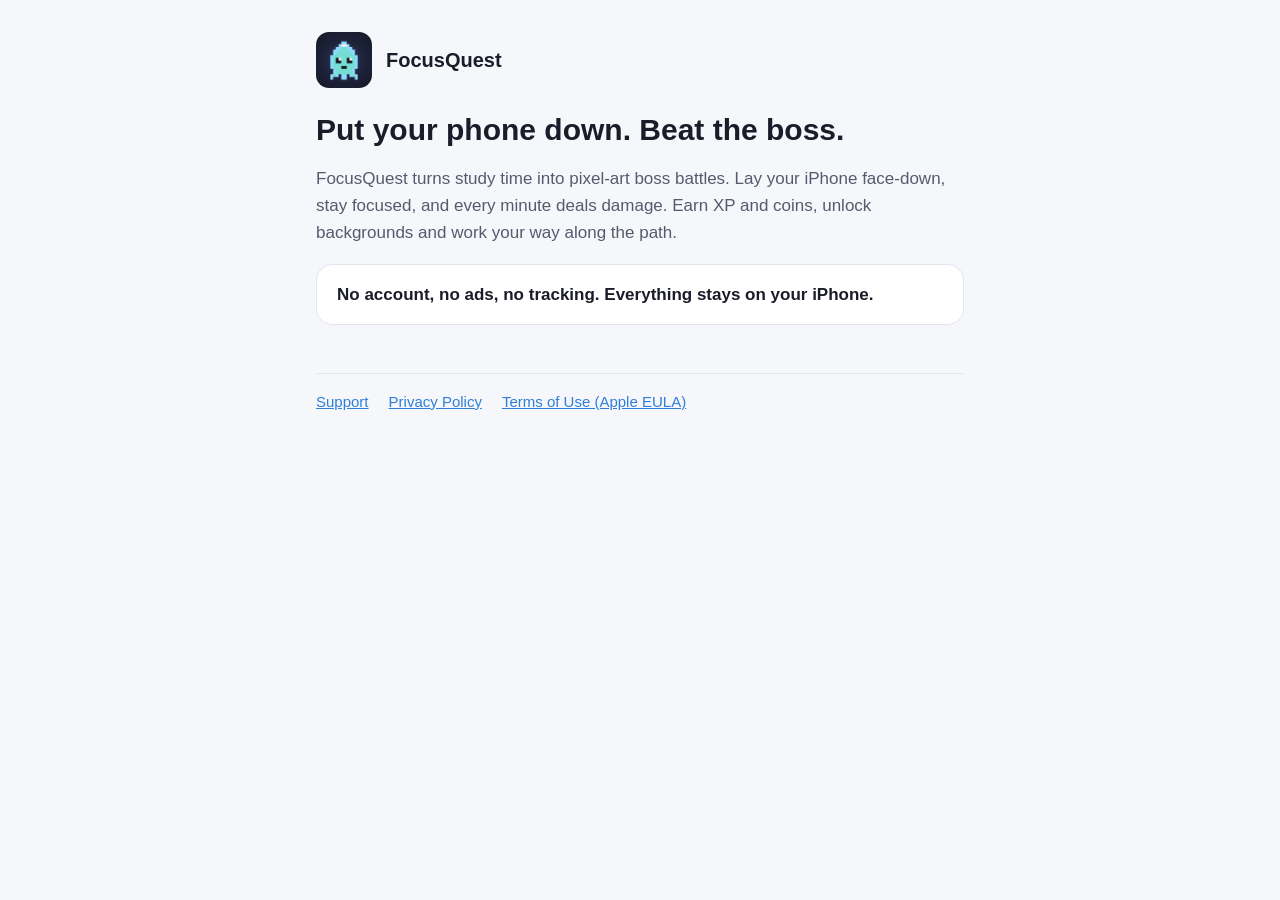
<file: docs/index.html>
<!doctype html>
<html lang="en">
<head>
  <meta charset="utf-8">
  <meta name="viewport" content="width=device-width, initial-scale=1">
  <title>FocusQuest</title>
  <meta name="description" content="Put your phone down. Beat the boss. A pixel-art focus timer for studying.">
  <link rel="stylesheet" href="style.css">
</head>
<body>
<main>
  <header><img src="icon.png" alt=""><a href="./">FocusQuest</a></header>

  <h1>Put your phone down. Beat the boss.</h1>
  <p>FocusQuest turns study time into pixel-art boss battles. Lay your iPhone face-down, stay focused, and every minute deals damage. Earn XP and coins, unlock backgrounds and work your way along the path.</p>

  <div class="card"><p>No account, no ads, no tracking. Everything stays on your iPhone.</p></div>

  <nav><a href="support.html">Support</a><a href="privacy.html">Privacy Policy</a><a href="https://www.apple.com/legal/internet-services/itunes/dev/stdeula/">Terms of Use (Apple EULA)</a></nav>
</main>
</body>
</html>
</file>
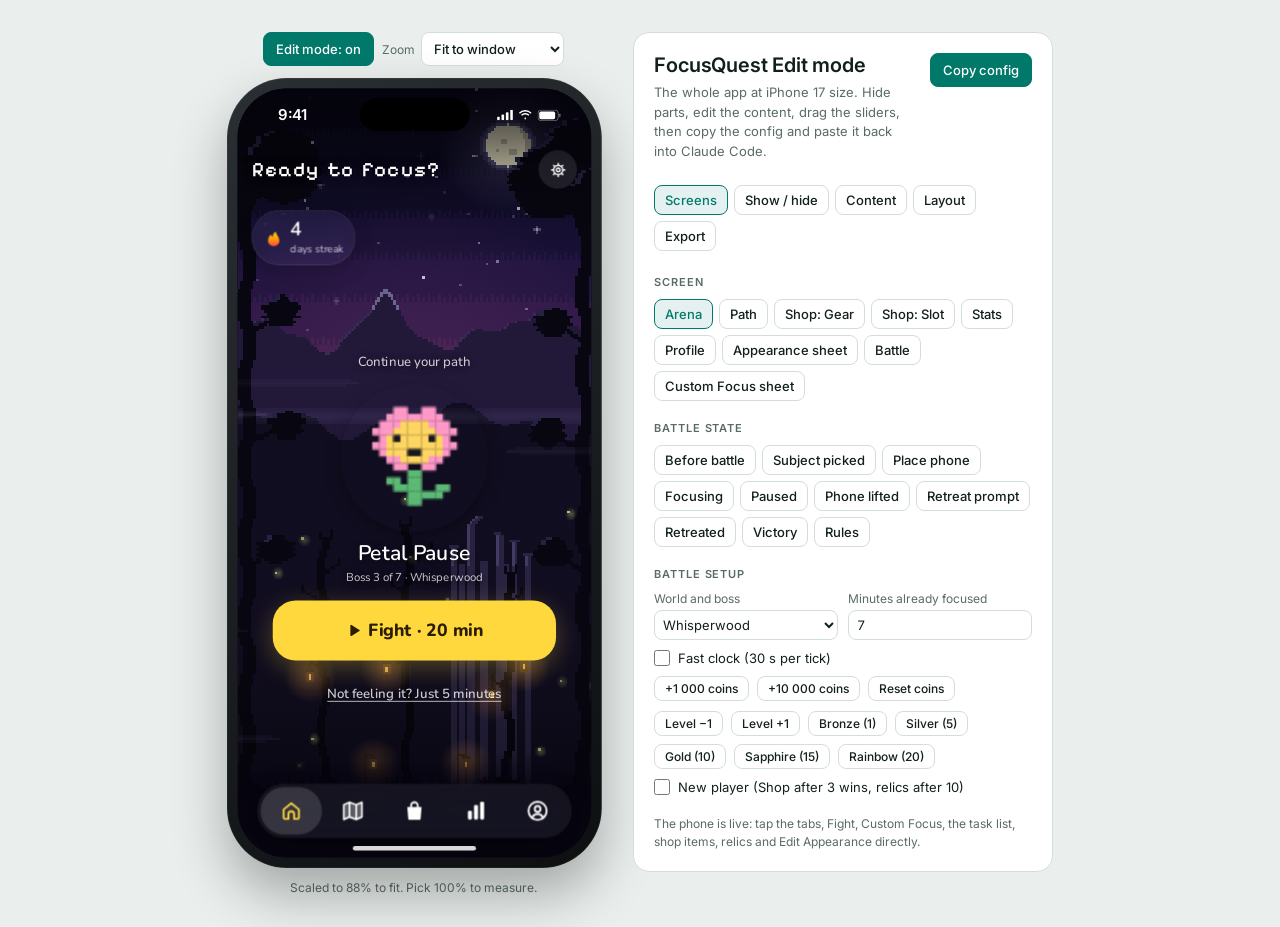
<file: design/focusquest.html>
<!doctype html>
<html lang="en"><head><meta charset="utf-8"><meta name="viewport" content="width=device-width,initial-scale=1,viewport-fit=cover"><style>[hidden]{display:none!important}</style></head><body>
<title>FocusQuest Prototype v6</title>
<meta name="claude:viewport-fit-sides" content="cover">
<link rel="preconnect" href="https://fonts.googleapis.com">
<link rel="stylesheet" href="https://fonts.googleapis.com/css2?family=Inter:wght@400;500;600&family=Nunito:wght@200;300;400;500;600;700;800&family=Pixelify+Sans:wght@500;600;700&display=swap">
<style>
/* Layout: phone at true iPhone 17 size (402×874 pt = CSS px at 100%) beside a tweak panel; stacks on narrow screens. */
:root {
  /* Lab chrome (follows viewer theme) */
  --bg: #eaefed;
  --surface: #ffffff;
  --fg: #12201c;
  --muted: #5a6b66;
  --line: #d3ddda;
  --accent: #00796b;
  --accent-soft: rgba(0, 121, 107, 0.10);
  --bezel-a: #2a2f33;
  --bezel-b: #0d0f11;
  --font-ui: "Inter", system-ui, -apple-system, "Segoe UI", sans-serif;
  /* FocusQuest app tokens (battle screen is forced dark: FQColor dark values) */
  --fq-accent: rgb(107, 230, 199);
  --fq-on-accent: rgb(5, 33, 28);
  --fq-danger: rgb(255, 84, 102);
  --fq-caution: rgb(255, 184, 77);
  --fq-text: #ffffff;
  --fq-text2: rgba(255, 255, 255, 0.70);
  --fq-text3: rgba(255, 255, 255, 0.50);
  --fq-hairline: rgba(255, 255, 255, 0.12);
  --fq-fill: rgba(255, 255, 255, 0.08);
  --fq-black: #000000;
  --fq-round: ui-rounded, "SF Pro Rounded", "Nunito", system-ui, sans-serif;
}
@media (prefers-color-scheme: dark) {
  :root:not([data-theme="light"]) {
    --bg: #0c1211; --surface: #141c1a; --fg: #e5eeeb; --muted: #8fa29d; --line: #26322f;
    --accent: #6be6c7; --accent-soft: rgba(107, 230, 199, 0.12); color-scheme: dark;
  }
}
:root[data-theme="dark"] {
  --bg: #0c1211; --surface: #141c1a; --fg: #e5eeeb; --muted: #8fa29d; --line: #26322f;
  --accent: #6be6c7; --accent-soft: rgba(107, 230, 199, 0.12); color-scheme: dark;
}
* { box-sizing: border-box; }
body {
  background: var(--bg); color: var(--fg); font-family: var(--font-ui); font-size: 14px;
  padding-left: max(16px, env(safe-area-inset-left, 0px));
  padding-right: max(16px, env(safe-area-inset-right, 0px));
  padding-block: 24px;
}
.lab { display: grid; grid-template-columns: auto minmax(300px, 400px); gap: 32px; justify-content: center; align-items: start; max-width: 1200px; margin: 0 auto; }
@media (max-width: 860px) { .lab { grid-template-columns: minmax(0, 1fr); } }

/* ---------- Phone frame ---------- */
.phone-col { display: flex; flex-direction: column; align-items: center; gap: 12px; min-width: 0; position: sticky; top: 16px; }
@media (max-width: 860px) { .phone-col { position: static; } }
.phone-holder { position: relative; }
.bezel {
  width: 426px; height: 898px; padding: 12px; border-radius: 68px;
  background: linear-gradient(145deg, var(--bezel-a), var(--bezel-b));
  box-shadow: 0 0 0 1px rgba(255,255,255,0.06) inset, 0 30px 60px rgba(0,0,0,0.30);
  transform-origin: top left;
}
.phone {
  position: relative; width: 402px; height: 874px; border-radius: 56px; overflow: hidden;
  background: var(--fq-black); color: var(--fq-text); font-family: var(--fq-round);
  -webkit-font-smoothing: antialiased; isolation: isolate;
}
.phone canvas.bd { position: absolute; inset: 0; width: 402px; height: 874px; image-rendering: pixelated; }
.scrim { position: absolute; inset: 0; pointer-events: none;
  background: linear-gradient(to bottom, rgba(0,0,0,0.5) 0%, rgba(0,0,0,0) 22%),
              linear-gradient(to bottom, rgba(0,0,0,0) 70%, rgba(0,0,0,0.55) 100%),
              linear-gradient(rgba(0,0,0,0.10), rgba(0,0,0,0.10)); }
.alert-wash { position: absolute; inset: 0; pointer-events: none; opacity: 0; transition: opacity .4s ease-in-out;
  background: linear-gradient(to bottom, rgba(255,84,102,0.55), rgba(255,84,102,0.35)); }
.alert-wash.on { opacity: 1; }
.island { position: absolute; top: 11px; left: 50%; width: 125px; height: 37px; margin-left: -62.5px; border-radius: 20px; background: var(--fq-black); z-index: 60; }
.statusbar { position: absolute; top: 0; left: 0; right: 0; height: 54px; display: flex; align-items: center; justify-content: space-between; padding: 6px 34px 0 46px; z-index: 59; pointer-events: none; font: 600 17px/1 -apple-system, "SF Pro Text", var(--font-ui); color: var(--fq-text); }
.statusbar .sys { display: flex; gap: 6px; align-items: center; }
.home-ind { position: absolute; bottom: 8px; left: 50%; width: 140px; height: 5px; margin-left: -70px; border-radius: 3px; background: rgba(255,255,255,0.85); z-index: 60; pointer-events: none; }

/* ---------- BattleView ---------- */
.scroll { position: absolute; inset: 0; overflow-y: auto; overflow-x: hidden; padding-top: 62px; padding-bottom: 34px; scrollbar-width: none; z-index: 2; }
.scroll::-webkit-scrollbar { display: none; }
.content { min-height: 100%; display: flex; align-items: center; justify-content: center; }
.stack { width: 100%; max-width: 520px; display: flex; flex-direction: column; gap: var(--stackGap); padding: 16px var(--screenGutter); }

.topbar { display: flex; align-items: center; gap: 12px; }
.topbar .title { flex: 1; min-width: 0; text-align: center; font-size: 15px; font-weight: 500; color: var(--fq-text2); text-shadow: 0 1px 4px rgba(0,0,0,0.5); white-space: nowrap; overflow: hidden; text-overflow: ellipsis; }
.glass-circle { width: var(--topIcon); height: var(--topIcon); flex: none; border-radius: 50%; display: grid; place-items: center; color: var(--fq-text);
  background: rgba(255,255,255,0.10); border: 0.5px solid rgba(255,255,255,0.22); backdrop-filter: blur(14px) saturate(1.6); -webkit-backdrop-filter: blur(14px) saturate(1.6); cursor: pointer; padding: 0; }
.glass-circle svg { width: 17px; height: 17px; }
.spacer44 { width: var(--topIcon); height: var(--topIcon); flex: none; }

.card {
  position: relative; display: flex; flex-direction: column; align-items: center; gap: var(--cardSpacing);
  padding: var(--cardPadTop) var(--cardPadX) var(--cardPadBottom);
  border-radius: var(--cardRadius);
  background: linear-gradient(var(--tintColor), var(--tintColor)), rgba(28, 28, 34, var(--cardMaterial));
  backdrop-filter: blur(var(--cardBlur)) saturate(1.7); -webkit-backdrop-filter: blur(var(--cardBlur)) saturate(1.7);
  box-shadow: inset 0 0 0 1px rgba(255,255,255,var(--cardBorder)), 0 12px 60px rgba(0,0,0,0.35);
}
.boss-header { display: flex; flex-direction: column; align-items: center; gap: var(--bossGap); text-align: center; }
.boss-art { position: relative; height: var(--headerH); width: var(--glowSize); display: grid; place-items: center; }
.boss-art .glow { position: absolute; left: 50%; top: 50%; width: var(--glowSize); height: var(--glowSize); transform: translate(-50%, -50%); border-radius: 50%;
  background: radial-gradient(circle closest-side, var(--glowColor), transparent); pointer-events: none; }
.boss-art canvas { position: relative; width: var(--spriteSize); height: var(--spriteSize); }
.boss-name { font-size: var(--bossName); font-weight: 700; line-height: 1.2; }
.boss-meta { font-size: 15px; color: var(--fq-text2); margin-top: 4px; }

.timer-block { display: flex; flex-direction: column; align-items: center; gap: var(--timerGap); width: 100%; }
.timer { font-size: var(--timerSize); font-weight: var(--timerWeight); line-height: 1.19; font-variant-numeric: tabular-nums; letter-spacing: -0.01em; white-space: nowrap; color: var(--fq-text); }
.timer.long { font-size: calc(var(--timerSize) * 0.7826); }
.timer.paused { color: var(--fq-text2); }
.status { font-size: 15px; font-weight: 500; display: flex; align-items: center; gap: 8px; text-align: center; min-height: 20px; }
.status svg { width: 15px; height: 15px; flex: none; }
.c-caution { color: var(--fq-caution); } .c-accent { color: var(--fq-accent); } .c-2 { color: var(--fq-text2); } .c-3 { color: var(--fq-text3); } .c-danger { color: var(--fq-danger); }

.controls { width: 100%; display: flex; flex-direction: column; gap: var(--idleGap); }
.chips-scroll { overflow-x: auto; scrollbar-width: none;
  /* SwiftUI .scrollClipDisabled(): chips draw past the card edge, clipped only by the screen */
  margin-left: calc(-1 * (var(--cardPadX) + var(--screenGutter))); margin-right: calc(-1 * (var(--cardPadX) + var(--screenGutter)));
  padding-left: calc(var(--cardPadX) + var(--screenGutter)); padding-right: calc(var(--cardPadX) + var(--screenGutter)); }
.chips-scroll::-webkit-scrollbar { display: none; }
.chips { display: flex; gap: 8px; width: max-content; }
.chip { height: var(--chipH); padding: 0 16px; display: inline-flex; align-items: center; gap: 6px; border-radius: var(--pillRadius); border: 0; cursor: pointer;
  font: 500 15px var(--fq-round); color: var(--fq-text); background: var(--fq-fill); white-space: nowrap; }
.chip svg { width: 15px; height: 15px; }
.chip.on { background: var(--fq-accent); color: var(--fq-on-accent); }
.btn-primary { height: var(--beginH); width: 100%; border: 0; border-radius: var(--pillRadius); background: var(--fq-accent); color: var(--fq-on-accent);
  font: 600 17px var(--fq-round); display: inline-flex; align-items: center; justify-content: center; gap: 8px; cursor: pointer; }
.btn-primary svg { width: 16px; height: 16px; }
.btn-primary:disabled { opacity: 0.35; cursor: not-allowed; }
.actions { display: flex; justify-content: center; gap: var(--actionGap); }
.action { display: flex; flex-direction: column; align-items: center; gap: 8px; background: none; border: 0; cursor: pointer; padding: 0; font: 500 15px var(--fq-round); color: var(--fq-text2); }
.action .disc { width: var(--actionSize); height: var(--actionSize); border-radius: 50%; display: grid; place-items: center; }
.action .disc svg { width: var(--actionIcon); height: var(--actionIcon); }
.disc.neutral { background: rgba(255,255,255,0.10); box-shadow: inset 0 0 0 1px rgba(255,255,255,0.25); color: var(--fq-text); }
.disc.accent { background: rgba(107,230,199,0.16); box-shadow: inset 0 0 0 1px rgba(107,230,199,0.25); color: var(--fq-accent); }
.disc.danger { background: rgba(255,84,102,0.16); box-shadow: inset 0 0 0 1px rgba(255,84,102,0.25); color: var(--fq-danger); }

.hairline { align-self: stretch; height: 1px; background: var(--fq-hairline); }
.working { align-self: stretch; display: flex; flex-direction: column; gap: var(--listGap); }
.working-head { display: flex; align-items: baseline; justify-content: space-between; gap: 8px; }
.working-head h3 { margin: 0; font-size: 17px; font-weight: 600; }
.working-head span { font-size: 12px; color: var(--fq-text2); font-variant-numeric: tabular-nums; }
.task { display: flex; align-items: center; gap: 4px; }
.task-toggle { flex: 1; min-width: 0; min-height: var(--rowH); display: flex; align-items: center; gap: 12px; background: none; border: 0; padding: 0; cursor: pointer; text-align: left; font: 400 17px/1.29 var(--fq-round); color: var(--fq-text); }
.task-toggle svg { width: 22px; height: 22px; flex: none; color: var(--fq-text2); }
.task.done .task-toggle { color: var(--fq-text2); text-decoration: line-through; }
.task.done .task-toggle svg { color: var(--fq-accent); }
.task-remove { width: 44px; height: 44px; flex: none; display: grid; place-items: center; background: none; border: 0; cursor: pointer; color: var(--fq-text3); }
.task-remove svg { width: 11px; height: 11px; }
.add-field { min-height: var(--addH); display: flex; align-items: center; gap: 12px; padding: 0 16px; border-radius: var(--pillRadius); background: var(--fq-fill); }
.add-field svg { width: 14px; height: 14px; color: var(--fq-text2); flex: none; }
.add-field input { flex: 1; min-width: 0; background: none; border: 0; outline: none; color: var(--fq-text); font: 400 17px var(--fq-round); }
.add-field input::placeholder { color: rgba(255,255,255,0.30); }
.add-field button { background: none; border: 0; color: var(--fq-accent); font: 500 15px var(--fq-round); cursor: pointer; padding: 0; }

/* Overlays inside the phone */
.overlay { position: absolute; inset: 0; z-index: 20; display: flex; align-items: center; justify-content: center; }
.ov-retreat { background: rgba(30, 30, 36, 0.62); backdrop-filter: blur(30px) saturate(1.6); -webkit-backdrop-filter: blur(30px) saturate(1.6); }
.ov-retreat .inner { width: 100%; max-width: 440px; padding: 0 32px; display: flex; flex-direction: column; align-items: center; gap: 32px; text-align: center; }
.ov-retreat h2 { margin: 0; font-size: 30px; font-weight: 700; line-height: 1.2; text-wrap: balance; }
.ov-retreat p { margin: 12px 0 0; font-size: 17px; line-height: 1.35; color: var(--fq-text2); }
.danger-list { display: flex; flex-direction: column; gap: 8px; font-size: 15px; font-weight: 500; color: var(--fq-danger); }
.danger-list div { display: flex; align-items: center; justify-content: center; gap: 6px; }
.danger-list svg { width: 15px; height: 15px; }
.retreat-btns { width: 100%; display: flex; flex-direction: column; gap: 12px; }
.btn-quiet { height: 44px; background: none; border: 0; color: var(--fq-text2); font: 500 15px var(--fq-round); cursor: pointer; }
.ov-warning { background: linear-gradient(to bottom, rgb(158,10,36), rgb(87,3,20)); opacity: 0.97; flex-direction: column; gap: 16px; text-align: center; padding: 24px; }
.ov-warning .count { font-size: 112px; font-weight: 600; line-height: 1.1; font-variant-numeric: tabular-nums; }
.ov-warning h2 { margin: 0; font-size: 22px; font-weight: 600; }
.ov-warning p { margin: 8px 0 0; font-size: 15px; color: var(--fq-text2); }
.ov-dim { background: rgba(0,0,0,0.55); padding: 0 24px; }
.result-card { width: 100%; max-width: 360px; padding: 24px; border-radius: 32px; display: flex; flex-direction: column; align-items: center; gap: 16px; text-align: center;
  background: rgba(40, 40, 48, 0.55); backdrop-filter: blur(30px) saturate(1.7); -webkit-backdrop-filter: blur(30px) saturate(1.7); box-shadow: inset 0 0 0 1px rgba(255,255,255,0.16), 0 20px 50px rgba(0,0,0,0.4); }
.result-card h2 { margin: 0; font-size: 34px; font-weight: 700; }
.result-card h2.small { font-size: 22px; font-weight: 600; }
.result-card .detail { font-size: 15px; color: var(--fq-text2); margin-top: 4px; line-height: 1.35; }
.result-card .unlock { display: inline-flex; gap: 6px; align-items: center; margin-top: 8px; font-size: 15px; font-weight: 500; }
.result-card .unlock svg { width: 14px; height: 14px; }
.rewards { display: grid; grid-template-columns: 1fr 1fr; gap: 8px; width: 100%; }
.reward { padding: 12px 0; border-radius: 20px; background: var(--fq-fill); display: flex; flex-direction: column; align-items: center; gap: 4px; }
.reward svg { width: 15px; height: 15px; color: var(--fq-accent); }
.reward b { font-size: 22px; font-weight: 600; font-variant-numeric: tabular-nums; }
.reward span { font-size: 12px; color: var(--fq-text2); }
.btn-prominent { width: 100%; height: 50px; border: 0; border-radius: 20px; background: var(--fq-accent); color: var(--fq-on-accent); font: 600 17px var(--fq-round); cursor: pointer; }
.result-icon svg { width: 44px; height: 44px; }
.victory-art { position: relative; width: 160px; height: 140px; display: grid; place-items: center; }
.victory-art .glow { position: absolute; inset: -10px 0; border-radius: 50%; }
.victory-art canvas { position: relative; width: 96px; height: 96px; opacity: 0.55; }
.victory-art .trophy { position: absolute; left: calc(50% + 44px - 22px); top: calc(50% + 40px - 22px); width: 44px; height: 44px; color: var(--fq-accent); }

.sheet-dim { position: absolute; inset: 0; z-index: 30; background: rgba(0,0,0,0.25); }
.sheet { position: absolute; left: 0; right: 0; bottom: 0; height: 52%; z-index: 31; border-radius: 38px 38px 0 0; padding: 20px 20px 40px; overflow-y: auto;
  background: rgba(30, 30, 36, 0.55); backdrop-filter: blur(26px) saturate(1.6); -webkit-backdrop-filter: blur(26px) saturate(1.6); box-shadow: inset 0 1px 0 rgba(255,255,255,0.12); }
.sheet .grabber { width: 36px; height: 5px; border-radius: 3px; background: rgba(255,255,255,0.3); margin: -12px auto 16px; }
.sheet h2 { margin: 0 0 24px; font-size: 22px; font-weight: 600; }
.glass-card { border-radius: 32px; padding: 16px; background: rgba(255,255,255,0.06); box-shadow: inset 0 0 0 1px rgba(255,255,255,0.12); display: flex; flex-direction: column; gap: 12px; }
.glass-card + .glass-card { margin-top: 24px; }
.rule { display: flex; gap: 12px; align-items: flex-start; }
.icon-tile { width: 36px; height: 36px; flex: none; border-radius: 12px; display: grid; place-items: center; }
.icon-tile svg { width: 17px; height: 17px; }
.rule b { display: block; font-size: 15px; font-weight: 500; }
.rule span { display: block; font-size: 12px; color: var(--fq-text2); margin-top: 2px; line-height: 1.35; }
.sound-row { display: flex; align-items: center; gap: 12px; }
.sound-row .txt { flex: 1; min-width: 0; }
.sound-row b { display: block; font-size: 17px; font-weight: 500; }
.sound-row span { font-size: 12px; color: var(--fq-text2); }

/* ---------- Tweak panel ---------- */
.panel { background: var(--surface); border: 1px solid var(--line); border-radius: 16px; padding: 20px; display: flex; flex-direction: column; gap: 24px; min-width: 0; }
.panel header h1 { margin: 0; font-size: 20px; font-weight: 600; letter-spacing: -0.01em; }
.panel header p { margin: 6px 0 0; color: var(--muted); line-height: 1.5; font-size: 13px; }
.group { display: flex; flex-direction: column; gap: 10px; }
.group-title { font-size: 11px; font-weight: 600; text-transform: uppercase; letter-spacing: 0.08em; color: var(--muted); }
.seg { display: flex; flex-wrap: wrap; gap: 6px; }
.seg button { border: 1px solid var(--line); background: transparent; color: var(--fg); border-radius: 8px; padding: 6px 10px; font: 500 13px var(--font-ui); cursor: pointer; }
.seg button[aria-pressed="true"] { background: var(--accent-soft); border-color: var(--accent); color: var(--accent); }
.row2 { display: grid; grid-template-columns: 1fr 1fr; gap: 10px; }
label.field { display: flex; flex-direction: column; gap: 4px; font-size: 12px; color: var(--muted); }
select { font: 500 13px var(--font-ui); padding: 7px 8px; border-radius: 8px; border: 1px solid var(--line); background: var(--surface); color: var(--fg); }
.check { display: flex; align-items: center; gap: 8px; font-size: 13px; }
.slider { display: grid; grid-template-columns: 1fr auto; gap: 2px 8px; align-items: center; }
.slider label { font-size: 13px; }
.slider label.changed { color: var(--accent); font-weight: 600; }
.slider output { font: 500 12px var(--font-ui); font-variant-numeric: tabular-nums; color: var(--muted); }
.slider input { grid-column: 1 / -1; width: 100%; accent-color: var(--accent); margin: 0; }
.slider small { grid-column: 1 / -1; font-size: 11px; color: var(--muted); opacity: 0.8; }
details.group summary { cursor: pointer; list-style: none; }
details.group summary::-webkit-details-marker { display: none; }
details.group summary::before { content: "▸ "; color: var(--muted); }
details.group[open] summary::before { content: "▾ "; }
details.group[open] > .sliders { display: flex; flex-direction: column; gap: 14px; margin-top: 10px; }
.changes textarea { width: 100%; min-height: 120px; resize: vertical; font: 12px/1.5 ui-monospace, "Cascadia Code", Consolas, monospace; padding: 10px; border-radius: 8px; border: 1px solid var(--line); background: var(--bg); color: var(--fg); }
.btns { display: flex; gap: 8px; flex-wrap: wrap; }
.btn { border: 1px solid var(--line); background: var(--surface); color: var(--fg); border-radius: 8px; padding: 8px 12px; font: 500 13px var(--font-ui); cursor: pointer; }
.btn.primary { background: var(--accent); border-color: var(--accent); color: var(--surface); }
.hint { font-size: 12px; color: var(--muted); line-height: 1.5; }
.scale-note { font-size: 12px; color: var(--muted); }
button:focus-visible, input:focus-visible, select:focus-visible, summary:focus-visible { outline: 2px solid var(--accent); outline-offset: 2px; }
@media (prefers-reduced-motion: reduce) { .alert-wash { transition: none; } }

/* ---------- Full-app additions ---------- */
.lab { grid-template-columns: auto minmax(320px, 420px); }
@media (max-width: 900px) { .lab { grid-template-columns: minmax(0, 1fr); } }
.lab.preview { grid-template-columns: auto; }
.phone-tools { display: flex; gap: 8px; align-items: center; flex-wrap: wrap; justify-content: center; }
.timer.long { font-size: var(--timerLong); }
.scroll.tabs { padding-bottom: calc(var(--tabH) + var(--tabBottom) + 24px); }
.scroll.tabs .content { align-items: flex-start; }
.tabstack { width: 100%; max-width: 640px; }
.screen { display: flex; flex-direction: column; gap: var(--sGap); padding: 8px var(--sGutter) 32px; }

.hdr { display: flex; align-items: flex-start; gap: 8px; }
.hdr .tt { flex: 1; min-width: 0; display: flex; flex-direction: column; gap: 4px; }
.hdr .eyebrow { font-size: 15px; font-weight: 500; color: var(--fq-text2); }
.hdr h1 { margin: 0; font-size: var(--titleSize); font-weight: 700; line-height: 1.15; text-shadow: 0 1px 6px rgba(0,0,0,.55); text-wrap: balance; }
.glass-circle.gear { width: 44px; height: 44px; }

.gcard { position: relative; display: block; border-radius: var(--r, var(--gRadius)); padding: var(--pad, 16px);
  background:
    linear-gradient(to bottom, rgba(255,255,255,calc(var(--gEdge) * .29)), rgba(255,255,255,0) 50%),
    linear-gradient(var(--gTint, transparent), var(--gTint, transparent)),
    linear-gradient(rgba(255,255,255,var(--gGlass)), rgba(255,255,255,var(--gGlass))),
    rgba(28, 28, 34, var(--gMaterial));
  backdrop-filter: blur(var(--gBlur)) saturate(1.6); -webkit-backdrop-filter: blur(var(--gBlur)) saturate(1.6);
  box-shadow: 0 12px 24px rgba(0,0,0,.28), 0 1px 3px rgba(0,0,0,.22); }
.gcard::before { content: ""; position: absolute; inset: 0; border-radius: inherit; padding: 1px; pointer-events: none;
  background: linear-gradient(135deg, rgba(255,255,255,var(--gEdge)), rgba(255,255,255,calc(var(--gEdge) * .22)), rgba(255,255,255,calc(var(--gEdge) * .5)));
  -webkit-mask: linear-gradient(#000 0 0) content-box, linear-gradient(#000 0 0); -webkit-mask-composite: xor; mask-composite: exclude; }
button.gcard { border: 0; color: inherit; font: inherit; text-align: left; cursor: pointer; width: 100%; }
.chev svg { width: 14px; height: 14px; color: var(--fq-text2); }

.cf { display: flex; align-items: center; gap: 16px; }
.cf-disc { width: var(--cfIcon); height: var(--cfIcon); flex: none; border-radius: 50%; background: var(--fq-accent); color: var(--fq-on-accent); display: grid; place-items: center; }
.cf-disc svg { width: calc(var(--cfIcon) * .43); height: calc(var(--cfIcon) * .43); }
.cf-txt { flex: 1; min-width: 0; display: flex; flex-direction: column; gap: 4px; }
.cf-txt b { font-size: 22px; font-weight: 600; }
.cf-txt span { font-size: 15px; color: var(--fq-text2); line-height: 1.3; }
.row16 { display: flex; align-items: center; gap: 16px; }
.streak { display: flex; align-items: center; gap: 8px; }
.streak svg { width: 22px; height: 22px; color: var(--fq-text2); }
.streak b { display: block; font-size: 22px; font-weight: 600; font-variant-numeric: tabular-nums; line-height: 1.1; }
.streak div span { font-size: 12px; color: var(--fq-text2); }
.hp { flex: 1; min-width: 0; display: flex; flex-direction: column; gap: 4px; }
.hp-top { display: flex; justify-content: space-between; align-items: center; font-size: 12px; color: var(--fq-text2); }
.hp-top span { display: inline-flex; gap: 4px; align-items: center; }
.hp-top svg { width: 12px; height: 12px; }
.hp-top b { font-weight: 400; color: var(--fq-text); font-variant-numeric: tabular-nums; }
.bar8, .bar4, .bar6 { position: relative; height: 8px; border-radius: 3px; background: rgba(255,255,255,.14); overflow: hidden; }
.bar4 { height: 4px; border-radius: 2px; }
.bar6 { height: 6px; }
.bar8 i, .bar4 i, .bar6 i { position: absolute; inset: 0 auto 0 0; border-radius: inherit; background: var(--fq-accent); }
.col16 { display: flex; flex-direction: column; gap: 16px; }
.lbl { font-size: 15px; font-weight: 500; color: var(--fq-text2); }
.node-row { display: flex; align-items: center; gap: 16px; }
.node-art { width: 72px; height: 72px; flex: none; border-radius: 50%; display: grid; place-items: center; }
.node-row b, .w-txt b { display: block; font-size: 17px; font-weight: 600; }
.node-row span:not(.node-art), .w-txt span { display: block; font-size: 12px; color: var(--fq-text2); margin-top: 4px; line-height: 1.35; }
.fight { height: var(--fightH); width: 100%; border: 0; border-radius: var(--gPill); color: var(--fq-on-accent); font: 600 17px var(--fq-round); display: inline-flex; align-items: center; justify-content: center; gap: 8px; cursor: pointer; }
.fight svg { width: 15px; height: 15px; }
.see-all { min-height: 44px; width: 100%; background: none; border: 0; color: var(--fq-text2); font: 500 15px var(--fq-round); cursor: pointer; }

.world { display: flex; flex-direction: column; gap: 12px; }
.w-top { display: flex; align-items: flex-start; gap: 12px; }
.w-icon { width: 44px; height: 44px; flex: none; border-radius: 20px; display: grid; place-items: center; }
.w-icon svg { width: 20px; height: 20px; }
.w-txt { flex: 1; min-width: 0; }
.w-mid { display: flex; align-items: center; gap: 8px; }
.sprite-row { display: flex; flex: 1; min-width: 0; }
.sp-tile { padding: 2px; border-radius: 12px; background: rgba(0,0,0,.35); margin-right: -8px; display: grid; }
.w-count { margin-left: auto; text-align: right; display: flex; flex-direction: column; gap: 2px; }
.w-count b { font-size: 15px; font-weight: 500; }
.w-count span { font-size: 12px; color: var(--fq-text2); font-variant-numeric: tabular-nums; }
.ph { margin: 0; font-size: 15px; line-height: 1.4; color: var(--fq-text2); }

.level { display: flex; align-items: center; gap: 16px; }
.ring-wrap { position: relative; width: 80px; height: 80px; flex: none; }
.ring-wrap svg { width: 80px; height: 80px; }
.ring-in { position: absolute; inset: 0; display: flex; flex-direction: column; align-items: center; justify-content: center; }
.ring-in span { font-size: 12px; color: var(--fq-text2); }
.ring-in b { font-size: 22px; font-weight: 600; line-height: 1.1; }
.lv-txt { flex: 1; min-width: 0; display: flex; flex-direction: column; gap: 8px; }
.lv-txt b { font-size: 17px; font-weight: 600; }
.lv-txt span { font-size: 15px; color: var(--fq-text2); font-variant-numeric: tabular-nums; }
.metrics { display: grid; grid-template-columns: 1fr 1fr; gap: 12px; }
.metric { display: flex; flex-direction: column; gap: 12px; }
.metric b { display: block; font-size: 22px; font-weight: 600; font-variant-numeric: tabular-nums; }
.metric span:not(.itile) { display: block; font-size: 15px; color: var(--fq-text2); margin-top: 4px; }
.itile { width: 32px; height: 32px; border-radius: 12px; display: grid; place-items: center; background: rgba(107,230,199,.16); color: var(--fq-accent); }
.itile svg { width: 15px; height: 15px; }
.section { display: flex; flex-direction: column; gap: 8px; }
.sec-head { display: flex; justify-content: space-between; align-items: baseline; gap: 8px; padding: 0 4px; font-size: 15px; font-weight: 500; color: var(--fq-text2); }
.sec-head em { font-style: normal; font-size: 12px; font-weight: 400; color: var(--fq-text3); }
.subj-list { display: flex; flex-direction: column; gap: 12px; }
.subj { display: flex; flex-direction: column; gap: 4px; }
.subj-top { display: flex; justify-content: space-between; align-items: center; gap: 8px; }
.subj-top > span:first-child { display: inline-flex; gap: 6px; align-items: center; font-size: 15px; font-weight: 500; }
.subj-top svg { width: 15px; height: 15px; }
.meta { font-size: 12px; color: var(--fq-text2); font-variant-numeric: tabular-nums; }
.rows { padding-block: 4px; }
.lrow2 { display: flex; align-items: center; gap: 12px; padding: 12px 0; }
.lrow2 + .lrow2 { box-shadow: 0 -1px 0 var(--fq-hairline); }
.lrow2 .grow { flex: 1; min-width: 0; }
.lrow2 .grow b { display: block; font-size: 17px; font-weight: 400; }
.lrow2 .grow span { display: block; font-size: 12px; color: var(--fq-text2); margin-top: 4px; }
.lrow2 .end { text-align: right; display: flex; flex-direction: column; gap: 4px; font-variant-numeric: tabular-nums; }
.lrow2 .end b { font-size: 15px; font-weight: 500; color: var(--fq-accent); }
.lrow2 .end span { font-size: 12px; color: var(--fq-text2); }
.lrow2 .cnt { font-size: 17px; font-weight: 600; font-variant-numeric: tabular-nums; }
.lrow2.head b { font-weight: 600; }
.lrow2.head .cnt { font-size: 15px; font-weight: 500; color: var(--fq-accent); }
.b-sprite { width: 40px; height: 40px; flex: none; display: grid; place-items: center; }
.stack-sm { display: flex; flex-direction: column; gap: 12px; }

.habits { display: flex; flex-direction: column; gap: 12px; }
.hwrap { display: flex; overflow-x: auto; scrollbar-width: none; }
.hwrap::-webkit-scrollbar { display: none; }
.hinner { display: flex; gap: 6px; margin-inline: auto; }
.hdays { display: grid; grid-template-rows: repeat(7, var(--habitCell)); gap: var(--habitGap); font-size: 10px; color: var(--fq-text3); }
.hdays span { line-height: var(--habitCell); }
.hgrid { display: grid; grid-auto-flow: column; grid-template-rows: repeat(7, var(--habitCell)); grid-auto-columns: var(--habitCell); gap: var(--habitGap); }
.hc { width: 100%; height: 100%; border: 0; padding: 0; border-radius: calc(var(--habitCell) * .25); cursor: pointer; background: rgba(255,255,255,.08); }
.hc.l1 { background: rgba(107,230,199,.28); } .hc.l2 { background: rgba(107,230,199,.5); } .hc.l3 { background: rgba(107,230,199,.75); } .hc.l4 { background: var(--fq-accent); }
.hc.today { box-shadow: inset 0 0 0 1.5px rgba(255,255,255,.9); }
.hc.future { background: transparent; box-shadow: inset 0 0 0 1px rgba(255,255,255,.08); cursor: default; }
.hlegend { display: flex; align-items: center; justify-content: space-between; gap: 8px; font-size: 12px; color: var(--fq-text2); }
.hscale { display: inline-flex; gap: 3px; align-items: center; }
.hscale i { width: 10px; height: 10px; border-radius: 3px; display: block; }

.boss-hp { width: 220px; max-width: 100%; display: flex; flex-direction: column; gap: 6px; align-items: center; font-size: 12px; color: var(--fq-text2); font-variant-numeric: tabular-nums; }
.boss-hp .bar6 { width: 100%; }

.tabbar { position: absolute; left: var(--tabInset); right: var(--tabInset); bottom: var(--tabBottom); height: var(--tabH); border-radius: 999px; z-index: 40; display: flex; align-items: stretch; padding: 4px;
  background: rgba(40, 40, 48, var(--tabGlass)); backdrop-filter: blur(20px) saturate(1.8); -webkit-backdrop-filter: blur(20px) saturate(1.8);
  box-shadow: inset 0 0 0 .5px rgba(255,255,255,.28), inset 0 1px 0 rgba(255,255,255,.16), 0 10px 30px rgba(0,0,0,.35); }
.tab { flex: 1; min-width: 0; border-radius: 999px; display: flex; flex-direction: column; align-items: center; justify-content: center; gap: 2px; background: none; border: 0; cursor: pointer; color: var(--fq-text); font: 600 10px var(--fq-round); padding: 0; }
.tab svg { width: 24px; height: 24px; }
.tab.on { background: rgba(255,255,255,.14); color: var(--fq-accent); }
.tabbar.nolabels .tab span { display: none; }

.cf-sheet { height: 66%; display: flex; flex-direction: column; gap: 24px; }
.cf-head { text-align: center; }
.cf-head h2 { margin: 0 0 8px; font-size: 28px; font-weight: 700; }
.cf-head p { margin: 0; font-size: 15px; color: var(--fq-text2); line-height: 1.35; }
.cf-durs { display: flex; gap: 12px; }
.cf-dur { flex: 1; height: 96px; border: 0; border-radius: 20px; background: var(--fq-fill); color: var(--fq-text); cursor: pointer; display: flex; flex-direction: column; align-items: center; justify-content: center; gap: 2px; font-family: var(--fq-round); }
.cf-dur b { font-size: 34px; font-weight: 600; font-variant-numeric: tabular-nums; line-height: 1.1; }
.cf-dur span { font-size: 12px; }
.cf-dur.on { background: var(--fq-accent); color: var(--fq-on-accent); }
.cf-q { text-align: center; font-size: 15px; font-weight: 500; color: var(--fq-text2); margin-bottom: -12px; }
.cf-chips { margin: 0 -20px; padding: 0 20px; }
.cf-chips .chip { border-radius: var(--gPill); }
.cf-sheet .btn-primary { border-radius: var(--gPill); flex: none; }

/* ---------- Shop and Profile ---------- */
.pinned { position: sticky; top: -62px; z-index: 5; display: flex; flex-direction: column; gap: 12px; margin: -70px calc(var(--sGutter) * -1) -12px; padding: 70px var(--sGutter) 12px; }
.pinned::before { content: ""; position: absolute; inset: 0 0 -14px; z-index: -1; pointer-events: none; background: linear-gradient(rgba(9,8,24,.74), rgba(9,8,24,.62) 78%, rgba(9,8,24,0));
  backdrop-filter: blur(16px); -webkit-backdrop-filter: blur(16px); -webkit-mask-image: linear-gradient(#000 80%, transparent); mask-image: linear-gradient(#000 80%, transparent); }
.pinned.off { position: relative; }
.pinned.off::before { display: none; }
.segc { display: flex; height: 36px; padding: 2px; border-radius: 100px; background: rgba(118,118,128,.28); }
.segc button { flex: 1; border: 0; border-radius: 100px; background: none; color: var(--fq-text); font: 500 14px var(--fq-round); cursor: pointer; }
.segc button.on { background: rgba(255,255,255,.22); font-weight: 600; box-shadow: 0 1px 4px rgba(0,0,0,.25); }
.prev { display: flex; align-items: center; gap: 16px; }
.who { flex: 1; min-width: 0; display: flex; flex-direction: column; gap: 4px; }
.who b { font-size: 22px; font-weight: 600; line-height: 1.2; overflow-wrap: anywhere; }
.who.sm b, .prev .who b { font-size: 17px; }
.who span { font-size: 15px; color: var(--fq-text2); line-height: 1.3; }
.who .m12, .m12 { font-size: 12px; color: var(--fq-text2); font-variant-numeric: tabular-nums; }
.who .cls { display: inline-flex; align-items: center; gap: 6px; font-weight: 500; color: var(--fq-accent); }
.who .cls svg { width: 15px; height: 15px; }
.coins { display: inline-flex; align-items: center; gap: 5px; font-size: 15px; font-weight: 500; color: var(--fq-accent) !important; font-variant-numeric: tabular-nums; }
.coins svg { width: 15px; height: 15px; }
.shop-grid { display: grid; grid-template-columns: 1fr 1fr; gap: var(--shopGridGap); }
.item { display: flex; flex-direction: column; gap: 8px; min-width: 0; }
.item-art { position: relative; display: grid; place-items: center; width: 100%; padding: 8px 0; border: 0; border-radius: var(--shopItemRadius); background: var(--fq-fill); cursor: pointer; }
.item-art .eq { position: absolute; top: 4px; right: 4px; color: var(--fq-accent); }
.item-art .eq svg { display: block; width: 17px; height: 17px; }
.item-txt { min-width: 0; }
.item-txt b { display: block; font-size: 15px; font-weight: 500; white-space: nowrap; overflow: hidden; text-overflow: ellipsis; }
.item-txt span { display: -webkit-box; -webkit-line-clamp: 2; -webkit-box-orient: vertical; overflow: hidden; margin-top: 2px; min-height: 2.66em; font-size: 12px; line-height: 1.33; color: var(--fq-text2); }
.gbtn { height: 34px; width: 100%; border: 0; border-radius: var(--shopItemRadius, 20px); background: rgba(255,255,255,.12); color: var(--fq-accent); box-shadow: inset 0 0 0 .5px rgba(255,255,255,.22);
  font: 500 15px var(--fq-round); font-variant-numeric: tabular-nums; display: inline-flex; align-items: center; justify-content: center; gap: 5px; cursor: pointer; }
.gbtn svg { width: 15px; height: 15px; }
.gbtn.prom { background: var(--fq-accent); color: var(--fq-on-accent); box-shadow: none; }
.gbtn.prom svg path[stroke] { stroke: var(--fq-accent); }
.gbtn.prom:disabled { background: rgba(255,255,255,.1); color: var(--fq-text2); cursor: not-allowed; }
.gbtn.prom:disabled svg path[stroke] { stroke: #2b2b33; }
.gbtn.lg { height: 50px; border-radius: 20px; font-size: 17px; font-weight: 600; gap: 8px; }
.gbtn.lg:not(.prom) { color: var(--fq-text); }
.gbtn.lg svg { width: 17px; height: 17px; }
.dimt { color: var(--fq-text2); }
.hairl { display: block; height: 1px; background: var(--fq-hairline); }
.ph.c { text-align: center; }
.ph.seal { display: flex; align-items: center; gap: 8px; }
.ph.seal svg { width: 20px; height: 20px; flex: none; color: var(--fq-accent); }

.dwell { display: flex; flex-direction: column; align-items: center; gap: 4px; text-align: center; }
.dwell .scene { position: relative; width: 100%; height: var(--vSceneH); margin-bottom: 8px; border-radius: 20px; overflow: hidden; display: flex; align-items: flex-end; justify-content: center;
  background:
    radial-gradient(1.5px 1.5px at 12% 18%, #fff, transparent), radial-gradient(1px 1px at 27% 42%, rgba(255,255,255,.8), transparent), radial-gradient(1.5px 1.5px at 44% 12%, #fff, transparent),
    radial-gradient(1px 1px at 61% 30%, rgba(255,255,255,.7), transparent), radial-gradient(1.5px 1.5px at 78% 16%, #fff, transparent), radial-gradient(1px 1px at 90% 44%, rgba(255,255,255,.8), transparent),
    radial-gradient(1px 1px at 6% 55%, rgba(255,255,255,.6), transparent), radial-gradient(1px 1px at 70% 58%, rgba(255,255,255,.5), transparent),
    linear-gradient(#0a0920, #1c1642 55%, #3a2a5e); }
.dwell .hill { position: absolute; left: -12%; right: -12%; bottom: -30px; height: 64px; border-radius: 50%; background: linear-gradient(#41507a, #1b2342); }
.dwell canvas { position: relative; margin-bottom: 8px; }
.dwell > b { font-size: 22px; font-weight: 600; }
.dwell > span { font-size: 15px; line-height: 1.35; color: var(--fq-text2); text-wrap: balance; }
.evo { overflow: hidden; }
.evo-scroll { overflow-x: auto; scrollbar-width: none; border-radius: inherit; }
.evo-scroll::-webkit-scrollbar { display: none; }
.evo-row { display: flex; gap: 4px; padding: 12px; width: max-content; }
.evo-tile { width: var(--vTileW); display: flex; flex-direction: column; align-items: center; gap: 4px; text-align: center; }
.evo-art { position: relative; display: grid; place-items: center; width: calc(var(--vTileArt) + 8px); height: calc(var(--vTileArt) + 8px); border-radius: 12px; background: var(--fq-fill); }
.evo-art.cur { box-shadow: inset 0 0 0 1.5px var(--fq-accent); }
.evo-art .lk { position: absolute; top: 4px; right: 4px; color: var(--fq-text2); }
.evo-art .lk svg { display: block; width: 11px; height: 11px; }
.evo-tile b { max-width: 100%; font-size: 12px; font-weight: 400; white-space: nowrap; overflow: hidden; text-overflow: ellipsis; }
.evo-tile b.on { font-weight: 600; }
.evo-tile > span { font-size: 12px; color: var(--fq-text3); }
.evo-tile > span.acc, .tagc { color: var(--fq-accent); }
.tagc { font-size: 12px; font-weight: 500; }
.req { display: inline-flex; gap: 8px; font-size: 12px; font-variant-numeric: tabular-nums; color: var(--fq-text3); white-space: nowrap; }
.req span { display: inline-flex; align-items: center; gap: 2px; }
.req span.ok { color: var(--fq-accent); }
.req svg { width: 10px; height: 10px; }
.res { display: grid; grid-template-columns: repeat(3, 1fr); gap: 12px; }
.res .metric { gap: 8px; min-width: 0; }
.res .metric b { font-size: 17px; white-space: nowrap; overflow: hidden; text-overflow: ellipsis; }
.res .metric span:not(.itile) { font-size: 12px; }
.col12 { display: flex; flex-direction: column; gap: 12px; }
.up-top { display: flex; align-items: center; gap: 12px; }
.up-top b { display: block; font-size: 17px; font-weight: 600; }
.up-top span { display: block; margin-top: 4px; font-size: 15px; line-height: 1.3; color: var(--fq-text2); }
.reqs { display: flex; flex-direction: column; gap: 8px; }
.req-row { display: flex; align-items: center; gap: 12px; font-size: 17px; }
.req-row .ic { display: grid; color: var(--fq-text2); }
.req-row .ic svg { width: 18px; height: 18px; }
.req-row em { flex: 1; font-style: normal; }
.req-row b { font-size: 15px; font-weight: 500; font-variant-numeric: tabular-nums; color: var(--fq-text2); }
.req-row .ok { color: var(--fq-accent); }
.lrow2.bp { padding: 8px 0; }
.lrow2 .chk { display: grid; color: var(--fq-text2); }
.lrow2 .chk svg { width: 12px; height: 12px; }

.pring { position: relative; flex: none; width: var(--pRing); height: var(--pRing); display: grid; place-items: center; }
.pring svg { position: absolute; inset: 0; width: 100%; height: 100%; }
.pring b { position: relative; font-size: 17px; font-weight: 600; font-variant-numeric: tabular-nums; }
.pring.sm b { font-size: 15px; font-weight: 500; }
.rk-top { padding: 12px 0; }
.rk-note { padding-bottom: 12px; }
.lrow2.rk { padding: var(--pRowPad) 0; box-shadow: 0 -1px 0 var(--fq-hairline); }
.lrow2 .grow b.sb { font-weight: 600; }
.itile.off { background: rgba(255,255,255,.08); color: var(--fq-text2); }
.lrow2 .un span { margin: 0 0 4px; }
.lrow2 .save { display: grid; place-items: center; width: 44px; height: 44px; margin: -6px -10px -6px 0; color: var(--fq-accent); }
.lrow2 .save svg { width: 24px; height: 24px; }
.lrow2.idr { padding: 8px 0; }
.vmenu { display: inline-flex; align-items: center; gap: 4px; height: 44px; margin: -6px 0; padding: 0; border: 0; background: none; color: var(--fq-accent); font: 400 17px var(--fq-round); cursor: pointer; }
.vmenu svg { width: 14px; height: 14px; }
button.relic { width: 100%; border: 0; background: none; color: inherit; font: inherit; text-align: left; cursor: pointer; padding: var(--pRelicPad) 0; }
button.relic:disabled { opacity: .55; cursor: default; }
.lrow2.relic .grow span { font-size: 15px; line-height: 1.3; }
.m12.med { font-weight: 500; }
.ios-range { -webkit-appearance: none; appearance: none; display: block; width: 100%; height: 28px; margin: 0; background: none; cursor: pointer; }
.ios-range::-webkit-slider-runnable-track { height: 6px; border-radius: 3px; background: linear-gradient(to right, var(--fq-accent) var(--p), rgba(255,255,255,.18) var(--p)); }
.ios-range::-webkit-slider-thumb { -webkit-appearance: none; width: 28px; height: 28px; margin-top: -11px; border-radius: 50%; background: #fff; box-shadow: 0 2px 6px rgba(0,0,0,.35); }
.ios-range::-moz-range-track { height: 6px; border-radius: 3px; background: linear-gradient(to right, var(--fq-accent) var(--p), rgba(255,255,255,.18) var(--p)); }
.ios-range::-moz-range-thumb { width: 28px; height: 28px; border: 0; border-radius: 50%; background: #fff; box-shadow: 0 2px 6px rgba(0,0,0,.35); }

.look-sheet { height: 86%; display: flex; flex-direction: column; gap: 16px; }
.look-sheet .gcard { flex: none; }
.lk-head { display: flex; align-items: center; gap: 16px; }
.lk-head .who b { font-size: 22px; }
.glass-circle.lk-x { width: 44px; height: 44px; }
.lk-body { display: flex; flex-direction: column; gap: 12px; }
.lk-row { display: flex; flex-direction: column; gap: 4px; }
.lk-row > span { font-size: 12px; color: var(--fq-text2); }
.lk-row.off { opacity: .4; }
.lk-sw { display: flex; margin: 0 -6px; }
.lk-sw button { flex: none; width: 40px; height: 44px; padding: 0; border: 0; background: none; display: grid; place-items: center; cursor: pointer; }
.lk-sw button:disabled { cursor: default; }
.lk-sw i { width: 28px; height: 28px; border-radius: 50%; box-shadow: inset 0 0 0 1px rgba(255,255,255,.28); }
.lk-sw button.on i { box-shadow: 0 0 0 2px rgb(30,30,36), 0 0 0 4px var(--fq-accent); }
.lk-chips { display: flex; flex-wrap: wrap; gap: 8px; }
.lk-chips .chip { height: 36px; border-radius: 18px; }
.panel .lrow select, .panel label.field select { font: 13px var(--font-ui); padding: 5px 4px; border-radius: 8px; border: 1px solid var(--line); background: var(--surface); color: var(--fg); min-width: 0; width: 100%; }

/* Edit mode highlights inside the phone */
.phone.outlines [data-el] { outline: 1px dashed rgba(107,230,199,.6); outline-offset: 2px; }
.phone.picking [data-el]:hover { outline: 2px solid var(--fq-danger); outline-offset: 2px; cursor: crosshair; }
.phone [data-el].hl { outline: 2px solid var(--fq-caution) !important; outline-offset: 2px; }

/* Panel additions */
.panel { max-height: calc(100vh - 32px); overflow-y: auto; position: sticky; top: 16px; }
@media (max-width: 900px) { .panel { max-height: none; position: static; } }
.panel header { display: flex; gap: 12px; align-items: flex-start; justify-content: space-between; flex-wrap: wrap; }
.panel header > div { flex: 1; min-width: 200px; }
.ptabs button .badge { display: inline-block; min-width: 18px; padding: 0 5px; margin-left: 4px; border-radius: 9px; background: var(--accent); color: var(--surface); font-size: 11px; line-height: 18px; text-align: center; }
.psec { display: flex; flex-direction: column; gap: 20px; }
.vis-group { display: flex; flex-direction: column; gap: 6px; }
.vis-row { display: flex; align-items: center; gap: 8px; font-size: 13px; padding: 3px 4px; border-radius: 6px; }
.vis-row:hover { background: var(--accent-soft); }
.vis-row .tag { font-size: 10px; font-weight: 600; text-transform: uppercase; letter-spacing: .06em; padding: 1px 6px; border-radius: 6px; background: var(--accent-soft); color: var(--accent); }
.vis-row .diff { margin-left: auto; font-size: 11px; color: var(--accent); font-weight: 600; }
.panel input[type="text"], .panel input[type="number"], .panel textarea.cfg {
  font: 13px var(--font-ui); padding: 6px 8px; border-radius: 8px; border: 1px solid var(--line); background: var(--surface); color: var(--fg); min-width: 0; width: 100%; }
.panel input[type="number"] { font-variant-numeric: tabular-nums; }
.panel input[type="checkbox"] { accent-color: var(--accent); width: 16px; height: 16px; margin: 0; }
.fgrid { display: grid; grid-template-columns: 1fr 1fr; gap: 10px; }
.fgrid .wide { grid-column: 1 / -1; }
.lst { display: flex; flex-direction: column; gap: 6px; }
.lst-head { display: flex; align-items: center; justify-content: space-between; gap: 8px; font-size: 12px; color: var(--muted); }
.lrow { display: grid; gap: 6px; align-items: center; }
.lcols { display: grid; gap: 6px; font-size: 11px; color: var(--muted); }
.icon-btn { width: 30px; height: 30px; border: 1px solid var(--line); background: transparent; color: var(--muted); border-radius: 8px; cursor: pointer; display: grid; place-items: center; padding: 0; }
.icon-btn svg { width: 10px; height: 10px; }
.icon-btn:hover { color: var(--fg); border-color: var(--muted); }
.btn.small { padding: 4px 10px; font-size: 12px; }
.sub-title { font-size: 13px; font-weight: 600; margin: 0; }
.note { font-size: 12px; color: var(--accent); min-height: 16px; }
textarea.cfg { min-height: 90px; resize: vertical; font: 12px/1.5 ui-monospace, "Cascadia Code", Consolas, monospace !important; }

/* ---------- v2: feedback pass (no strokes, no nested boxes, one CTA colour, pixel titles) ---------- */
:root { --fq-cta: #ffd83d; --fq-on-cta: #2a1e00; --fq-card: rgba(13, 11, 28, 0.68); --fq-pixel: "Pixelify Sans", ui-rounded, "Nunito", system-ui, sans-serif; }
/* Cards: darker fill for contrast, no stroke */
.gcard { background: var(--fq-card); box-shadow: 0 12px 24px rgba(0,0,0,.24); }
.gcard::before { display: none; }
.card { box-shadow: 0 12px 60px rgba(0,0,0,.35); }
.glass-card, .sheet, .gbtn, .disc.neutral, .disc.accent, .disc.danger { box-shadow: none; }
.result-card { box-shadow: 0 20px 50px rgba(0,0,0,.4); }
.tabbar { box-shadow: 0 10px 30px rgba(0,0,0,.35); }
.glass-circle { border: 0; }
/* No boxes inside boxes */
.item-art { background: none; }
.itile, .itile.off { background: none; width: 24px; height: 24px; border-radius: 0; }
.itile svg { width: 20px; height: 20px; }
.metrics { gap: 0; padding: 8px; border-radius: var(--gRadius); background: var(--fq-card); backdrop-filter: blur(var(--gBlur)) saturate(1.6); -webkit-backdrop-filter: blur(var(--gBlur)) saturate(1.6); }
.metrics .gcard { background: none; box-shadow: none; backdrop-filter: none; -webkit-backdrop-filter: none; }
/* One accent for the main actions only */
.fight, .btn-primary, .btn-prominent, .gbtn.prom, .dial-btn { background: var(--fq-cta); color: var(--fq-on-cta); }
.gbtn { background: rgba(255,255,255,.16); color: var(--fq-text); }
.gbtn.prom { font-weight: 700; }
.coins { color: var(--fq-text) !important; }
.price { display: inline-flex; align-items: center; gap: 5px; font-size: 15px; font-weight: 500; color: var(--fq-text2); font-variant-numeric: tabular-nums; }
.price svg { width: 14px; height: 14px; }
.fight { height: 68px; border-radius: 22px; font: 700 22px var(--fq-pixel); letter-spacing: .02em; text-transform: uppercase; padding: 0 16px; text-align: center; line-height: 1.1; box-shadow: 0 8px 28px rgba(255,216,61,.28); }
.fight svg { width: 18px; height: 18px; flex: none; }
/* Type: pixel face for screen titles, system rounded for data */
.hdr h1, .cf-head h2 { font-family: var(--fq-pixel); font-weight: 600; letter-spacing: .01em; }
.hdr { align-items: center; }
.tab { font-size: 11px; }
/* Shop sections read as tabs */
.segc { height: 44px; padding: 0; gap: 24px; border-radius: 0; background: none; box-shadow: inset 0 -1px 0 var(--fq-hairline); }
.segc button { flex: none; padding: 0 2px; border-radius: 0; color: var(--fq-text2); font-size: 17px; }
.segc button.on { background: none; color: var(--fq-text); box-shadow: inset 0 -2px 0 var(--fq-text); }
/* Habits legend no longer clips */
.hlegend { flex-wrap: wrap; row-gap: 4px; }
.hscale { white-space: nowrap; }
/* Level block */
.lvl { display: flex; flex-direction: column; gap: 16px; }
.lvl-top { display: flex; align-items: center; gap: 16px; }
.lvl-n { display: flex; flex-direction: column; flex: none; }
.lvl-n span { font-size: 12px; color: var(--fq-text2); }
.lvl-n b { font: 600 44px/1 var(--fq-pixel); font-variant-numeric: tabular-nums; }
.bar-xl { position: relative; height: 18px; border-radius: 9px; background: rgba(255,255,255,.14); overflow: hidden; }
.bar-xl i { position: absolute; inset: 0 auto 0 0; border-radius: inherit; background: var(--fq-accent); }
.info-btn { flex: none; width: 44px; height: 44px; margin-right: -8px; padding: 0; border: 0; background: none; display: grid; place-items: center; cursor: pointer; }
.info-btn i { width: 26px; height: 26px; border-radius: 50%; display: grid; place-items: center; background: rgba(255,255,255,.16); color: var(--fq-text); font: italic 600 15px Georgia, "Times New Roman", serif; }
.info-btn[aria-expanded="true"] i { background: var(--fq-text); color: #14122a; }
.lvl-more { display: flex; flex-direction: column; gap: 4px; }
.lvl-more .lrow2.rk { box-shadow: none; }
/* Potions */
.plist { display: flex; flex-direction: column; gap: 24px; }
.potion { display: flex; align-items: center; gap: 12px; }
.potion .grow { flex: 1; min-width: 0; display: flex; flex-direction: column; gap: 4px; }
.potion .grow b { font-size: 17px; font-weight: 600; }
.potion .grow span { font-size: 12px; line-height: 1.35; color: var(--fq-text2); }
.potion .grow .gbtn { width: auto; align-self: flex-start; padding: 0 16px; margin-top: 4px; }
.p-buy { flex: none; width: 84px; display: flex; flex-direction: column; align-items: center; gap: 6px; }
.p-ic { flex: none; width: 44px; height: 44px; display: grid; place-items: center; }
.p-ic svg { width: 26px; height: 26px; }
/* Duration dial */
.sheet.dial { height: auto; display: flex; flex-direction: column; gap: 24px; padding-bottom: 56px; }
.dial-row { display: flex; justify-content: center; gap: 12px; }
.dial-btn { flex: 1; max-width: 84px; aspect-ratio: 1; border: 0; border-radius: 50%; cursor: pointer; display: flex; flex-direction: column; align-items: center; justify-content: center; font-family: var(--fq-round); }
.dial-btn b { font-size: 28px; font-weight: 700; line-height: 1; font-variant-numeric: tabular-nums; }
.dial-btn span { font-size: 12px; font-weight: 600; }

/* ---------- v3: second feedback pass ---------- */
:root { --fq-chip: rgba(255,255,255,.14); }
/* 1. Safe area: content starts below the status bar and can never scroll under the Dynamic Island */
.scroll { top: 54px; padding-top: 8px; }
/* 2 + 12. Sheets sit above the tab bar, over one plain 60% black layer that covers the whole screen */
.sheet-dim { z-index: 45; background: rgba(0,0,0,.6); }
.sheet { z-index: 46; }
/* 3. Subject chips: the last chip stops at the card edge instead of the screen edge */
.chips-scroll { padding-right: 0; }
.chips::after { content: ""; flex: none; width: calc(var(--cardPadX) + var(--screenGutter) - 8px); }
/* 6. Secondary controls share the chip fill so they read as tappable */
.chip, .add-field, .gbtn.lg:not(.prom) { background: var(--fq-chip); color: var(--fq-text); }
.add-field svg { color: var(--fq-text); }
.add-field input::placeholder { color: rgba(255,255,255,.72); }
/* 11. One colour for every active state */
.chip.on { background: var(--fq-cta); color: var(--fq-on-cta); }
.tab.on { color: var(--fq-cta); }
/* 7. Arena: smaller title on the gear's line, cards centred in the space below it */
.hdr[data-el="arenaHeader"] h1 { font-size: calc(var(--titleSize) * .68); }
.scroll.tabs .content { align-items: stretch; }
.tabstack { display: flex; flex-direction: column; margin: 0 auto; }
.tabstack > .screen { flex: 1; }
.screen.arena > .hdr + *, .screen.arena > :first-child:not(.hdr) { margin-top: auto; }
.screen.arena > :last-child { margin-bottom: auto; }
/* 9. Fight button: squarer corners to match the pixel face */
.fight { border-radius: 8px; }
/* 8. Duration circles: smaller, further apart */
.dial-row { gap: 20px; flex-wrap: wrap; row-gap: 16px; }
.dial-btn { flex: 0 0 64px; width: 64px; max-width: none; }
.dial-btn b { font-size: 22px; }
.dial-btn span { font-size: 11px; }

/* ---------- v4: third feedback pass ---------- */
.vh { position: absolute; width: 1px; height: 1px; overflow: hidden; clip: rect(0 0 0 0); white-space: nowrap; }

/* 2. No card behind the boss: it floats on the night sky with a soft shadow at its feet */
.card { background: none; backdrop-filter: none; -webkit-backdrop-filter: none; box-shadow: none; }
.card .boss-name, .card .boss-meta, .card .timer, .card .status { text-shadow: 0 2px 14px rgba(0,0,0,.6); }
.card .boss-art .glow { top: calc(50% + var(--spriteSize) * .47); width: calc(var(--spriteSize) * .9); height: 18px; border-radius: 50%;
  background: radial-gradient(closest-side, rgba(0,0,0,.7), rgba(0,0,0,0)); animation: fq-shadow 3.2s ease-in-out infinite; }
.card .hairline { display: none; }
.card .working { background: var(--fq-card); border-radius: 20px; padding: 16px; }
.node-art { position: relative; background: none !important; }
.node-art canvas { position: relative; z-index: 1; }
.node-art::after { content: ""; position: absolute; left: 50%; top: 64px; width: 48px; height: 10px; transform: translate(-50%, -50%);
  border-radius: 50%; background: radial-gradient(closest-side, rgba(0,0,0,.7), rgba(0,0,0,0)); animation: fq-shadow 3.2s ease-in-out infinite; }

/* 2. Idle motion: the boss breathes, Fight and Begin Battle pulse (stars twinkle in the backdrop script) */
@keyframes fq-breathe { 0%, 100% { transform: scale(1); } 50% { transform: scale(1.02); } }
@keyframes fq-shadow { 0%, 100% { transform: translate(-50%, -50%) scaleX(1); opacity: 1; } 50% { transform: translate(-50%, -50%) scaleX(.93); opacity: .8; } }
@keyframes fq-ring { 0% { box-shadow: 0 8px 28px rgba(255,216,61,.25), 0 0 0 0 rgba(255,216,61,.5); } 70%, 100% { box-shadow: 0 8px 28px rgba(255,216,61,.25), 0 0 0 12px rgba(255,216,61,0); } }
@keyframes fq-press { 0%, 100% { transform: scale(1); } 50% { transform: scale(1.015); } }
.card .boss-art canvas, .node-art canvas { animation: fq-breathe 3.2s ease-in-out infinite; transform-origin: 50% 92%; }
.fight, .controls .btn-primary:not(:disabled), .slot-pull:not(:disabled) { animation: fq-ring 2.2s ease-out infinite, fq-press 2.2s ease-in-out infinite; }

/* 5. Top bar: rules on the left of the pair, lo-fi on one tap */
.tb-right { display: flex; gap: 8px; flex: none; }
.topbar:has(.tb-right) > :first-child { margin-right: calc(var(--topIcon) + 8px); }
.glass-circle.lofi.on { background: var(--fq-cta); color: var(--fq-on-cta); border-color: transparent; }
.glass-circle svg { width: 19px; height: 19px; }

/* 1 + 5. Short rules sheet; the battle slides up so the clock stays visible above it */
.sheet.rules { height: auto; display: flex; flex-direction: column; gap: 16px; padding-bottom: 32px; }
.sheet.rules h2 { margin: 0; }
.sheet.rules .rule { align-items: center; }
.sheet.rules .rule b { font-size: 16px; }
.sheet.rules .btn-quiet { align-self: center; }
#stack { transition: transform .35s cubic-bezier(.2,.8,.2,1); }

/* 5. Face-up alarm: the whole screen flashes red and beeps */
.ov-warning { z-index: 50; opacity: 1; background: #c3001f; animation: fq-alarm 1s steps(1) infinite; gap: 18px; padding: 70px 24px 40px; }
.ov-warning.final { animation-duration: .5s; }
.ov-warning.hit { background: #ff2d4a; animation: fq-shake .35s linear 3; }
@keyframes fq-alarm { 0% { background: #d1001f; } 50% { background: #5c000f; } }
@keyframes fq-shake { 0%, 100% { transform: translateX(0); } 25% { transform: translateX(-10px); } 75% { transform: translateX(10px); } }
.warn-kicker { display: inline-flex; align-items: center; gap: 8px; font: 700 15px var(--fq-pixel); letter-spacing: .08em; text-transform: uppercase; }
.warn-kicker svg { width: 18px; height: 18px; }
.ov-warning .count { font: 700 136px/1 var(--fq-pixel); }
.ov-warning h2 { font: 700 28px/1.15 var(--fq-pixel); }
.ov-warning p { color: rgba(255,255,255,.85); }
.btn-warn { margin-top: 8px; height: 52px; padding: 0 22px; border: 0; border-radius: 8px; background: #fff; color: #6e0012; font: 600 17px var(--fq-round); display: inline-flex; align-items: center; gap: 8px; cursor: pointer; }
.btn-warn svg { width: 18px; height: 18px; }
.proto-note { font-size: 12px; color: rgba(255,255,255,.6); }

/* 3. Tavern slot machine */
.tab { position: relative; }
.tab-dot { position: absolute; top: 6px; left: calc(50% + 9px); width: 8px; height: 8px; border-radius: 50%; background: var(--fq-cta); box-shadow: 0 0 0 2px rgba(13,11,28,.9); }
.slot { display: flex; flex-direction: column; gap: 16px; }
.slot-machine { display: flex; flex-direction: column; align-items: center; gap: 14px; padding: 18px 16px 16px; border-radius: 12px;
  background: linear-gradient(#3b2350, #24152f); box-shadow: inset 0 0 0 4px #6b4423, inset 0 0 0 7px #2a1708, 0 12px 28px rgba(0,0,0,.35); }
.slot-top { display: flex; align-items: center; gap: 10px; }
.slot-name { font: 700 22px var(--fq-pixel); color: var(--fq-cta); text-shadow: 0 2px 0 #7a4b00; letter-spacing: .04em; white-space: nowrap; }
.slot-lights { display: flex; gap: 5px; }
.slot-lights i { width: 6px; height: 6px; background: var(--fq-cta); animation: fq-blink 1.2s steps(1) infinite; }
.slot-lights i:nth-child(even) { animation-delay: .6s; }
@keyframes fq-blink { 0% { opacity: 1; } 50% { opacity: .25; } }
.slot-reels { display: flex; gap: 10px; }
.reel { width: 80px; height: 92px; display: grid; place-items: center; border-radius: 6px; background: #f3ead6;
  box-shadow: inset 0 8px 0 rgba(0,0,0,.13), inset 0 -8px 0 rgba(0,0,0,.13), 0 0 0 3px #1a1022; }
.reel svg { width: 48px; height: 48px; }
.reel.spin svg { transform: scaleY(1.25); opacity: .7; }
.slot-result { min-height: 24px; text-align: center; font: 700 18px var(--fq-pixel); color: var(--fq-text2); }
.slot-result.win { color: var(--fq-cta); animation: fq-pop .4s ease-out; }
@keyframes fq-pop { 0% { transform: scale(.6); opacity: 0; } 70% { transform: scale(1.08); opacity: 1; } 100% { transform: scale(1); } }
.slot-free { display: flex; align-items: center; gap: 10px; font-size: 15px; color: var(--fq-text2); }
.slot-free .pips { display: flex; gap: 4px; }
.slot-free .pips i { width: 10px; height: 10px; border-radius: 2px; background: rgba(255,255,255,.18); }
.slot-free .pips i.on { background: var(--fq-cta); }
.slot-free .coins { margin-left: auto; display: inline-flex; align-items: center; gap: 4px; color: var(--fq-text); }
.slot-free .coins svg { width: 14px; height: 14px; color: var(--fq-cta); }
.slot-pull { height: 56px; border-radius: 8px; font: 700 18px var(--fq-pixel); text-transform: uppercase; letter-spacing: .02em; }
.slot-odds { display: flex; flex-direction: column; gap: 10px; padding: 16px; border-radius: 20px; background: var(--fq-card); }
.slot-odds .lbl { font-size: 13px; color: var(--fq-text2); text-transform: uppercase; letter-spacing: .06em; }
.odd { display: flex; align-items: center; gap: 12px; }
.odd .trio { display: flex; gap: 2px; width: 62px; flex: none; }
.odd .trio svg { width: 18px; height: 18px; }
.odd b { flex: 1; font-size: 15px; font-weight: 500; }
.odd .pct { font-size: 13px; color: var(--fq-text2); font-variant-numeric: tabular-nums; }

@media (prefers-reduced-motion: reduce) {
  .card .boss-art canvas, .node-art canvas, .card .boss-art .glow, .node-art::after, .fight, .controls .btn-primary, .slot-pull,
  .slot-lights i, .slot-result.win, .ov-warning, .ov-warning.hit { animation: none !important; }
  #stack { transition: none; }
}

/* ===== v5 ===== */
/* Path: accordion worlds with the full boss lineup */
.gcard.world { display: flex; flex-direction: column; gap: 0; }
.w-head { display: flex; flex-direction: column; gap: 12px; width: 100%; background: none; border: 0; padding: 0; color: inherit; font: inherit; text-align: left; cursor: pointer; }
.w-head .chev { width: 28px; height: 28px; flex: none; display: grid; place-items: center; border-radius: 50%; background: rgba(255,255,255,.08); transition: transform .2s ease-out; }
.w-head .chev.up { transform: rotate(180deg); }
.w-next { flex: 1; min-width: 0; font-size: 15px; font-weight: 600; white-space: nowrap; overflow: hidden; text-overflow: ellipsis; }
.boss-grid { display: grid; grid-template-columns: repeat(3, minmax(0, 1fr)); gap: 8px; margin-top: 16px; animation: fq-grid-in .2s ease-out; }
@keyframes fq-grid-in { from { opacity: 0; transform: translateY(-4px); } to { opacity: 1; transform: none; } }
.bt { display: flex; flex-direction: column; align-items: center; gap: 4px; min-width: 0; padding: 12px 4px 10px; border: 0; border-radius: 16px; background: rgba(255,255,255,.05); color: var(--fq-text); font: inherit; cursor: pointer; text-align: center; }
.bt b { font-size: 13px; font-weight: 600; line-height: 1.2; min-height: 2.4em; display: -webkit-box; -webkit-line-clamp: 2; -webkit-box-orient: vertical; overflow: hidden; }
.bt-art { position: relative; width: 64px; height: 64px; display: grid; place-items: center; border-radius: 50%; background: var(--accSoft); }
.bt-n { position: absolute; left: -2px; top: -2px; min-width: 20px; height: 20px; padding: 0 5px; border-radius: 10px; background: rgba(0,0,0,.55); font-size: 11px; font-weight: 700; display: grid; place-items: center; color: var(--fq-text2); }
.bt-meta { display: inline-flex; align-items: center; gap: 4px; font-size: 12px; color: var(--fq-text2); white-space: nowrap; }
.bt-meta svg { width: 12px; height: 12px; color: var(--fq-accent); }
.bt.next { background: var(--accSoft); box-shadow: inset 0 0 0 2px var(--acc); }
.bt.next .bt-meta { color: var(--acc); font-weight: 700; }
.bt.next .bt-n { background: var(--acc); color: #0b0b10; }
.bt.locked { cursor: default; background: rgba(255,255,255,.03); }
.bt.locked .bt-art { background: rgba(255,255,255,.05); }
.bt.locked b { color: var(--fq-text3); }
.bt.locked .bt-meta { color: var(--fq-text3); }
.bt-lock { position: absolute; right: -2px; bottom: -2px; width: 24px; height: 24px; border-radius: 50%; display: grid; place-items: center; background: #2a2a33; color: var(--fq-text2); box-shadow: 0 0 0 2px rgba(0,0,0,.4); }
.bt-lock svg { width: 13px; height: 13px; }
.bt:not(:disabled):active { transform: scale(.97); }
.bt:focus-visible, .w-head:focus-visible { outline: 2px solid var(--fq-accent); outline-offset: 3px; border-radius: 16px; }

/* Victory: one glass card, nothing stacked behind it */
.phone.res-ov #stack { visibility: hidden; }
.phone.res-ov .ov-dim { background: rgba(6,6,14,.28); }
.result-card { background: rgba(255,255,255,.09); box-shadow: inset 0 0 0 1px rgba(255,255,255,.18), 0 20px 50px rgba(0,0,0,.35); }
.victory-art { width: 180px; height: 150px; }
.victory-art .glow { inset: 0; }
.victory-art canvas { width: 112px; height: 112px; opacity: 1; }
.victory-art .trophy { left: calc(50% + 40px); top: calc(50% + 28px); width: 40px; height: 40px; filter: drop-shadow(0 2px 6px rgba(0,0,0,.4)); }

/* Tavern: pixel font only for the page heading and the reel symbols */
.slot-machine { position: relative; }
.slot-name { font: 800 17px var(--fq-round); letter-spacing: .14em; text-transform: uppercase; text-shadow: none; }
.slot-result { font: 600 17px var(--fq-round); }
.slot-result.win { font-weight: 700; }
.slot-result .go { display: block; margin: 6px auto 0; background: none; border: 0; color: var(--fq-accent); font: 600 15px var(--fq-round); cursor: pointer; text-decoration: underline; text-underline-offset: 3px; }
.slot-pull { font: 700 17px var(--fq-round); text-transform: none; letter-spacing: 0; border-radius: 16px; }
.slot-info { position: absolute; top: 10px; right: 10px; width: 32px; height: 32px; border-radius: 50%; border: 0; display: grid; place-items: center; cursor: pointer; background: rgba(0,0,0,.35); color: var(--fq-cta); box-shadow: inset 0 0 0 1.5px rgba(255,216,61,.55); }
.slot-info svg { width: 18px; height: 18px; }
.odds-pop { position: absolute; z-index: 46; left: 20px; right: 20px; top: 50%; transform: translateY(-50%); display: flex; flex-direction: column; gap: 16px; padding: 20px; border-radius: 28px;
  background: rgba(30,28,40,.86); backdrop-filter: blur(30px) saturate(1.6); -webkit-backdrop-filter: blur(30px) saturate(1.6); box-shadow: inset 0 0 0 1px rgba(255,255,255,.16), 0 20px 50px rgba(0,0,0,.45); animation: fq-pop .2s ease-out; }
.op-head { display: flex; align-items: center; justify-content: space-between; }
.op-head h2 { margin: 0; font: 700 20px var(--fq-round); }
.glass-circle.sm { width: 36px; height: 36px; background: rgba(255,255,255,.1); }
.odds-pop .slot-odds { padding: 0; background: none; }
.op-note { margin: 0; font-size: 14px; line-height: 1.4; color: var(--fq-text2); }
.lrow2.relic.passive { cursor: default; }
.relic .always { padding: 3px 8px; border-radius: 10px; font-size: 12px; font-weight: 700; background: rgba(255,216,61,.16); color: var(--fq-cta); white-space: nowrap; }

/* Habits: read-only, light green (a little) to saturated turquoise (a lot) */
.hc { cursor: default; }
.hc.l1 { background: #3d6b4c; } .hc.l2 { background: #5fbf7a; } .hc.l3 { background: #3fd6b0; } .hc.l4 { background: #14e0d0; box-shadow: 0 0 6px rgba(20,224,208,.45); }
.hc.today { box-shadow: inset 0 0 0 1.5px rgba(255,255,255,.9); }
.hscale i.hc { width: 10px; height: 10px; border-radius: 3px; display: block; box-shadow: none; }
.hdays span { text-align: center; }

/* ===== v6 ===== */
/* 1. No solid colour blocks: light glass everywhere, the Arena path card floats on the scene */
:root { --fq-card: rgba(255,255,255,.06); }
.gcard { background: linear-gradient(var(--gTint, transparent), var(--gTint, transparent)), rgba(255,255,255,.06);
  backdrop-filter: blur(10px) saturate(1.3); -webkit-backdrop-filter: blur(10px) saturate(1.3);
  box-shadow: inset 0 0 0 1px rgba(255,255,255,.10), 0 8px 24px rgba(0,0,0,.18); }
.metrics, .card .working, .slot-odds { backdrop-filter: blur(10px); -webkit-backdrop-filter: blur(10px); box-shadow: inset 0 0 0 1px rgba(255,255,255,.08); }
.gcard[data-el="arenaContinue"] { background: none; backdrop-filter: none; -webkit-backdrop-filter: none; box-shadow: none; }
.gcard[data-el="arenaContinue"] .lbl, .gcard[data-el="arenaContinue"] b, .gcard[data-el="arenaContinue"] .node-row span { text-shadow: 0 2px 8px rgba(0,0,0,.7); }
.gcard[data-el="arenaContinue"] .node-art { box-shadow: 0 6px 18px rgba(0,0,0,.35); }
.phone.res-ov .ov-dim { background: radial-gradient(ellipse 80% 60% at 50% 45%, rgba(6,6,14,.55), rgba(6,6,14,.15)); }
.phone.res-ov .result-card { background: none; backdrop-filter: none; -webkit-backdrop-filter: none; box-shadow: none; }
.phone.res-ov .result-card h2, .phone.res-ov .result-card .detail, .phone.res-ov .result-card .unlock { text-shadow: 0 2px 10px rgba(0,0,0,.8); }
.phone.res-ov .reward { background: rgba(255,255,255,.08); backdrop-filter: blur(10px); -webkit-backdrop-filter: blur(10px); box-shadow: inset 0 0 0 1px rgba(255,255,255,.12); }
.result-card .tsum { margin-top: 8px; font-size: 13px; color: var(--fq-text2); }

/* 2. Every boss is open */
.bt.open .bt-meta { color: var(--fq-text2); }

/* 4 + 7. Radio list, switches, settings */
.radios { display: flex; flex-direction: column; gap: 8px; }
.radio, .sw-row { display: flex; align-items: center; gap: 12px; width: 100%; min-height: 52px; padding: 10px 14px; border: 0; border-radius: 16px; background: rgba(255,255,255,.06); color: var(--fq-text); font: inherit; text-align: left; cursor: pointer; }
.radio > i { flex: none; width: 20px; height: 20px; border-radius: 50%; box-shadow: inset 0 0 0 2px var(--fq-text3); }
.radio.on > i { box-shadow: inset 0 0 0 2px var(--fq-accent), inset 0 0 0 6px var(--fq-black, #000), inset 0 0 0 10px var(--fq-accent); }
.radio.on { background: rgba(107,230,199,.10); }
.radio span, .sw-row > span:first-child { display: flex; flex-direction: column; gap: 2px; flex: 1; min-width: 0; }
.radio b, .sw-row b { font-size: 15px; font-weight: 600; }
.radio em, .sw-row em { font-style: normal; font-size: 12px; color: var(--fq-text2); }
.sw { flex: none; position: relative; width: 44px; height: 26px; border-radius: 13px; background: rgba(255,255,255,.18); transition: background .2s; }
.sw::after { content: ""; position: absolute; top: 3px; left: 3px; width: 20px; height: 20px; border-radius: 50%; background: #fff; transition: transform .2s; }
.sw.on { background: var(--fq-accent); }
.sw.on::after { transform: translateX(18px); }
.sw-row .chev { width: 16px; height: 16px; color: var(--fq-text3); }
.sheet.settings { height: auto; max-height: 86%; display: flex; flex-direction: column; gap: 16px; }
.sheet.soundpick { height: auto; display: flex; flex-direction: column; gap: 16px; }
.set-sec { display: flex; flex-direction: column; gap: 8px; }
.set-lbl { font-size: 13px; font-weight: 600; color: var(--fq-text2); padding-left: 4px; }
@media (prefers-reduced-motion: reduce) { .sw, .sw::after { transition: none; } }

/* 5. Week numbers above the habit grid */
.hcol { display: flex; flex-direction: column; gap: 4px; }
.hweeks { display: grid; grid-auto-flow: column; grid-auto-columns: var(--habitCell); gap: var(--habitGap); height: 14px; font-size: 10px; line-height: 14px; color: var(--fq-text3); font-variant-numeric: tabular-nums; }
.hweeks span { text-align: center; white-space: nowrap; overflow: visible; display: flex; justify-content: center; }
.hweeks span.now { color: var(--fq-accent); font-weight: 700; }
.hdays { margin-top: 18px; }

/* 6. Backgrounds shop */
.bglist { display: flex; flex-direction: column; gap: 12px; }
.bgcard { display: flex; gap: 14px; align-items: stretch; padding: 10px; border-radius: 20px; background: rgba(255,255,255,.06); backdrop-filter: blur(10px); -webkit-backdrop-filter: blur(10px); box-shadow: inset 0 0 0 1px rgba(255,255,255,.10); }
.bgcard.on { box-shadow: inset 0 0 0 2px var(--fq-accent); }
.bg-thumb { flex: none; width: 92px; height: 132px; border-radius: 14px; object-fit: cover; object-position: center 70%; background: #0b0918; image-rendering: pixelated; }
.bg-info { display: flex; flex-direction: column; gap: 4px; min-width: 0; padding: 4px 0; }
.bg-info b { font-size: 16px; font-weight: 600; }
.bg-info > span { font-size: 13px; color: var(--fq-text2); line-height: 1.35; }
.bg-acts { margin-top: auto; display: flex; flex-wrap: wrap; gap: 8px; align-items: center; }
.bg-btn, .bg-try { min-height: 36px; padding: 0 14px; border: 0; border-radius: 18px; font: 600 14px var(--font-ui, inherit); cursor: pointer; display: inline-flex; align-items: center; gap: 6px; }
.bg-btn { background: rgba(255,255,255,.14); color: var(--fq-text); }
.bg-btn.buy { background: rgba(255,255,255,.14); color: var(--fq-text); }
.bg-btn.buy svg { color: var(--fq-text); }
.bg-try { background: transparent; color: var(--fq-text); box-shadow: inset 0 0 0 1px rgba(255,255,255,.25); }
.bg-try[aria-pressed="true"] { box-shadow: inset 0 0 0 2px var(--fq-accent); color: var(--fq-accent); }
.bg-btn svg, .bg-on svg, .bg-need svg { width: 15px; height: 15px; }
.bg-on { display: inline-flex; align-items: center; gap: 6px; font-size: 14px; font-weight: 600; color: var(--fq-accent); }
.bg-need { display: inline-flex; align-items: center; gap: 6px; font-size: 13px; color: var(--fq-text2); }

/* ---------- v7 fixes ---------- */
.hweeks { display: flex; gap: var(--habitGap); }
.hweeks span { flex: 0 0 var(--habitCell); width: var(--habitCell); display: flex; justify-content: center; }
.sheet-dim { background: rgba(6,5,14,.82); backdrop-filter: blur(8px); -webkit-backdrop-filter: blur(8px); }
.sheet.settings, .sheet.dial, .sheet.soundpick, .sheet.cf-sheet { background: rgb(22,20,34); }
.bt { transition: transform .18s ease, box-shadow .18s ease; }
.bt.next { box-shadow: 0 0 0 1px rgba(255,255,255,.06), 0 0 22px var(--accSoft), 0 8px 20px rgba(0,0,0,.35); transform: scale(1.05); }
.bt.next:not(:disabled):active { transform: scale(1.02); }
.sheet.dial { gap: 20px; }
.dial-go { width: 100%; height: 72px; border: 0; border-radius: 999px; background: var(--fq-cta); color: var(--fq-on-cta); font: 700 22px var(--fq-round); display: inline-flex; align-items: center; justify-content: center; gap: 10px; cursor: pointer; }
.dial-go svg { width: 20px; height: 20px; }
@media (prefers-reduced-motion: reduce) { .bt { transition: none; } }

/* ---------- v8: audit fixes ---------- */
/* 2. Alarm: no strobe. Static deep red, only the number breathes slowly */
.ov-warning, .ov-warning.final, .ov-warning.hit { animation: none; background: #4a0710; }
.ov-warning .count { animation: fq-count-pulse 2.4s ease-in-out infinite; }
@keyframes fq-count-pulse { 50% { opacity: .55; } }
.warn-wait { display: inline-flex; align-items: center; gap: 8px; margin: 0; font-size: 15px; color: var(--fq-text2); }
.warn-wait svg { width: 16px; height: 16px; }
.proto-sim { margin-top: 8px; background: none; border: 0; padding: 8px; font: 500 12px var(--fq-round); color: rgba(255,255,255,.45); text-decoration: underline; cursor: pointer; }
@media (prefers-reduced-motion: reduce) { .ov-warning .count { animation: none; } }
/* 3. Subject in the fight sheet */
.dial-subj { display: flex; flex-direction: column; gap: 8px; }
.dial-subj > span { font-size: 13px; font-weight: 600; color: var(--fq-text2); }
/* 4. Nothing under the tab bar; Buy is secondary */
.tab-fade { position: absolute; left: 0; right: 0; bottom: 0; height: calc(var(--tabH) + var(--tabBottom) + 36px); z-index: 39; pointer-events: none; background: linear-gradient(rgba(6,5,16,0), rgba(6,5,16,.92) 45%, #060510 70%); }
.tabbar[hidden] + .tab-fade { display: none; }
.shop-grid .gbtn.prom, .plist .gbtn.prom { background: rgba(255,255,255,.14); color: var(--fq-text); }
.shop-grid .gbtn.prom svg path[stroke], .plist .gbtn.prom svg path[stroke] { stroke: currentColor; }
.shop-grid .gbtn.prom:disabled, .plist .gbtn.prom:disabled { color: var(--fq-text3); }
.tab-dot { display: none; }
/* 7. Legibility: secondary text 13 px, brighter */
:root { --fq-text2: rgba(255,255,255,.78); }
.w-txt span, .node-row span:not(.node-art), .item-txt span, .lrow2 .grow span, .lrow2 .end span, .rule span, .radio em, .sw-row em, .meta, .m12, .hp-top, .reward span, .metric span:not(.itile), .hlegend { font-size: 13px; }
/* 7. One CTA font: rounded, sentence case */
.fight { font: 800 20px var(--fq-round); text-transform: none; letter-spacing: 0; border-radius: var(--gPill); }
/* 7. Victory: sprite without the trophy stacked on top, balanced lines */
.victory-art .trophy { display: none; }
.victory-art canvas { opacity: 1; }
.result-card .detail { text-wrap: balance; }
.empty-cta { margin-top: 12px; }

/* ---------- v9 ---------- */
.tb-right { visibility: hidden; }
#bossHpText { display: none; }
.quick5 { min-height: 44px; width: 100%; background: none; border: 0; color: var(--fq-text2); font: 600 15px var(--fq-round); cursor: pointer; text-decoration: underline; text-underline-offset: 3px; }
.screen.arena { min-height: calc(874px - 62px - var(--tabH) - var(--tabBottom) - 40px); }
.screen.arena > [data-el="arenaHero"] { order: 1; padding: 10px 14px; align-self: flex-start; border-radius: 999px; }
.screen.arena > .hdr { order: 0; }
.screen.arena > [data-el="arenaContinue"] { order: 2; margin-top: auto; background: none; box-shadow: none; backdrop-filter: none; -webkit-backdrop-filter: none; }
.screen.arena .lbl { text-align: center; }
.screen.arena .node-row { flex-direction: column; text-align: center; gap: 8px; }
.screen.arena .node-row b { font-size: 24px; text-shadow: 0 2px 8px rgba(0,0,0,.7); }
.screen.arena .node-art { width: 168px; height: 168px; }
.screen.arena .node-art canvas { width: 128px !important; height: 128px !important; }
.sheet.dial, .sheet.mgr { height: auto; max-height: 92%; display: flex; flex-direction: column; gap: 18px; }
.sheet-x { position: absolute; top: 16px; right: 16px; width: 36px; height: 36px; background: rgba(255,255,255,.1); }
.sheet-x svg { width: 13px; height: 13px; }
.dial-subj > span em { font-style: normal; font-weight: 400; color: var(--fq-text3); }
.chip.ghost { background: none; box-shadow: inset 0 0 0 1px rgba(255,255,255,.22); color: var(--fq-text2); }
.chip.add-in { padding: 0 6px 0 14px; background: rgba(255,255,255,.12); }
.chip.add-in input { width: 130px; background: none; border: 0; outline: none; color: var(--fq-text); font: 500 15px var(--fq-round); }
.chip.add-in button { border: 0; border-radius: 999px; padding: 6px 12px; background: var(--fq-cta); color: var(--fq-on-cta); font: 700 13px var(--fq-round); cursor: pointer; }
.snd-row { display: flex; align-items: center; gap: 6px; flex-wrap: wrap; color: var(--fq-text2); }
.snd-row > svg { width: 18px; height: 18px; margin-right: 4px; }
.snd-row .chip { height: 34px; padding: 0 12px; font-size: 14px; }
.dial-foot { display: flex; flex-direction: column; align-items: center; gap: 8px; }
.link-btn { background: none; border: 0; padding: 8px; color: var(--fq-text2); font: 500 14px var(--fq-round); text-decoration: underline; text-underline-offset: 3px; cursor: pointer; }
.sec-edit { position: absolute; right: 0; top: -6px; }
.section { position: relative; }
.mgr-list { display: flex; flex-direction: column; gap: 8px; }
.mgr-row { display: flex; align-items: center; gap: 10px; padding: 6px 6px 6px 14px; border-radius: 16px; background: rgba(255,255,255,.06); }
.mgr-row > svg { width: 18px; height: 18px; flex: none; color: var(--fq-text2); }
.mgr-row input { flex: 1; min-width: 0; height: 40px; background: none; border: 0; outline: none; color: var(--fq-text); font: 500 16px var(--fq-round); }
.mgr-row .gbtn { width: auto; padding: 0 14px; color: var(--fq-text2); }
[data-el="arenaHP"] { display: none !important; }
.toast { position: absolute; left: 20px; right: 20px; top: 60px; z-index: 70; display: flex; align-items: center; justify-content: space-between; gap: 12px; padding: 14px 18px; border-radius: 18px; background: rgba(250,250,255,.95); color: #111; font: 600 14px var(--fq-round); box-shadow: 0 10px 30px rgba(0,0,0,.4); }
.toast button { border: 0; background: none; color: #6a4a00; font: 800 14px var(--fq-round); cursor: pointer; }
.tab[data-lock]:not([data-lock=""]) { opacity: .45; position: relative; }
.tab[data-lock]:not([data-lock=""])::after { content: "🔒 " attr(data-lock); position: absolute; top: 4px; right: 6px; font-size: 9px; }
.onb { position: absolute; inset: 0; z-index: 55; display: flex; flex-direction: column; padding: 70px 24px 40px; background: radial-gradient(ellipse at 50% 20%, #2a1f52, #0a0818 70%); }
.onb-in { flex: 1; display: flex; flex-direction: column; justify-content: center; gap: 20px; text-align: center; }
.onb h2 { margin: 0; font: 700 28px/1.15 var(--fq-pixel); text-wrap: balance; }
.onb-p { margin: -8px 0 0; color: var(--fq-text2); font-size: 15px; }
.onb-art { display: grid; place-items: center; }
.onb-rules { list-style: none; margin: 0; padding: 0; display: flex; flex-direction: column; gap: 14px; text-align: left; }
.onb-rules li { display: flex; gap: 12px; align-items: flex-start; }
.onb-rules li > svg { width: 22px; height: 22px; flex: none; color: var(--fq-cta); margin-top: 2px; }
.onb-rules b { display: block; font-size: 16px; }
.onb-rules span { font-size: 14px; color: var(--fq-text2); line-height: 1.35; }
.onb-tiles { justify-content: center; }
.onb .radios { text-align: left; }
.onb-skip { position: absolute; top: 58px; right: 16px; }
.onb-dots { display: flex; justify-content: center; gap: 8px; }
.onb-dots i { width: 8px; height: 8px; border-radius: 50%; background: rgba(255,255,255,.25); }
.onb-dots i.on { background: var(--fq-cta); }
.status .c-2 { font-size: 15px; }
.proto-sim { display: block; margin: 4px auto 0; }

/* ---------- v10 ---------- */
.next-go { width: 100%; min-height: 72px; display: flex; align-items: center; gap: 14px; padding: 10px 12px 10px 14px; border: 0; border-radius: 24px; background: var(--fq-cta); color: var(--fq-on-cta); font-family: var(--fq-round); text-align: left; cursor: pointer; }
.ng-play { flex: none; width: 44px; height: 44px; border-radius: 50%; display: grid; place-items: center; background: rgba(42,30,0,.12); }
.ng-play svg { width: 16px; height: 16px; margin-left: 2px; }
.ng-txt { flex: 1; min-width: 0; display: flex; flex-direction: column; gap: 1px; }
.ng-txt small { font-size: 12px; font-weight: 700; opacity: .65; text-transform: uppercase; letter-spacing: .06em; }
.ng-txt b { font-size: 19px; font-weight: 800; line-height: 1.15; white-space: nowrap; overflow: hidden; text-overflow: ellipsis; }
.ng-min { flex: none; padding: 8px 12px; border-radius: 14px; background: rgba(42,30,0,.12); font-size: 15px; font-weight: 800; font-variant-numeric: tabular-nums; white-space: nowrap; }
button.node-art.poke { position: relative; border: 0; padding: 0; cursor: pointer; overflow: visible; -webkit-tap-highlight-color: transparent; }
.node-art.poke canvas { transition: transform .15s ease; }
.node-art.poke:active canvas { transform: scale(.94); }
.node-art.talk canvas { animation: fq-bob .5s ease-in-out 2; }
.node-art.angry { background: radial-gradient(circle closest-side, rgba(255,84,102,.5), rgba(255,84,102,.22) 50%, rgba(255,84,102,.06) 80%, transparent) !important; transition: background .3s ease; }
.node-art.angry canvas { animation: fq-shake .09s linear 8; filter: drop-shadow(0 0 10px rgba(255,84,102,.8)) saturate(1.4); }
@keyframes fq-bob { 50% { transform: translateY(-8px) rotate(-3deg); } }
@keyframes fq-shake { 25% { transform: translateX(-5px) rotate(-4deg); } 75% { transform: translateX(5px) rotate(4deg); } }
.bubble { position: absolute; bottom: calc(100% - 6px); left: 50%; z-index: 3; width: max-content; max-width: 240px; transform: translateX(-50%); padding: 10px 14px; border-radius: 16px; background: #fff; color: #15121f; font: 700 14px/1.3 var(--fq-round); text-align: center; box-shadow: 0 8px 24px rgba(0,0,0,.45); animation: fq-pop .22s cubic-bezier(.2,1.4,.4,1); pointer-events: none; }
.bubble::after { content: ""; position: absolute; top: 100%; left: 50%; margin-left: -8px; border: 8px solid transparent; border-top-color: #fff; }
.bubble.mad { background: var(--fq-danger); color: #fff; font-family: var(--fq-pixel); font-size: 15px; letter-spacing: .02em; }
.bubble.mad::after { border-top-color: var(--fq-danger); }
.node-row span.bubble, .gcard[data-el="arenaContinue"] .node-row span.bubble { display: block; margin: 0; color: #15121f; font-size: 14px; line-height: 1.3; text-shadow: none; }
.node-row span.bubble.mad, .gcard[data-el="arenaContinue"] .node-row span.bubble.mad { color: #fff; font-size: 15px; }
@keyframes fq-pop { from { opacity: 0; transform: translateX(-50%) scale(.6); } }
@media (prefers-reduced-motion: reduce) { .node-art.talk canvas, .node-art.angry canvas, .bubble { animation: none; } }
.mgr-row .gbtn.icon { width: 40px; padding: 0; flex: none; color: var(--fq-text2); }
.mgr-row .gbtn.icon svg { width: 17px; height: 17px; }
.mgr-row.confirm { padding: 10px 8px 10px 14px; background: rgba(255,84,102,.14); box-shadow: inset 0 0 0 1px rgba(255,84,102,.4); }
.cf-txt2 { flex: 1; min-width: 0; display: flex; flex-direction: column; gap: 2px; }
.cf-txt2 b { font-size: 15px; font-weight: 700; overflow: hidden; text-overflow: ellipsis; white-space: nowrap; }
.cf-txt2 em { font-style: normal; font-size: 12px; color: var(--fq-text2); }
.mgr-row .gbtn.danger { background: var(--fq-danger); color: #fff; }
.del-sec { display: flex; flex-direction: column; gap: 8px; }
.del-lbl { font-size: 13px; font-weight: 600; color: var(--fq-text3); }
.mgr-row.deleted { padding: 10px 8px 10px 14px; background: rgba(255,255,255,.025); }
.mgr-row.deleted b { color: var(--fq-text2); }
.mgr-row.deleted .gbtn { color: var(--fq-cta); }
.chip.del.sure { background: var(--fq-danger); }
.chip.del.sure i { background: rgba(0,0,0,.25); }
.mgr-row.is-hidden { background: rgba(255,255,255,.025); }
.mgr-row.is-hidden input { color: var(--fq-text3); text-decoration: line-through; text-decoration-color: rgba(255,255,255,.25); }
.mgr-row.is-hidden .gbtn { color: var(--fq-cta); }
.btn-done { width: 100%; height: 52px; display: inline-flex; align-items: center; justify-content: center; gap: 8px; border: 0; border-radius: 18px; background: transparent; box-shadow: inset 0 0 0 1.5px rgba(255,255,255,.28); color: var(--fq-text); font: 700 16px var(--fq-round); cursor: pointer; }
.btn-done svg { width: 15px; height: 15px; color: var(--fq-text2); }
.btn-done:active { background: rgba(255,255,255,.06); }
.brk-alt { display: grid; grid-template-columns: 1fr 1fr; gap: 10px; }
.brk-alt button { display: flex; flex-direction: column; align-items: flex-start; gap: 2px; min-width: 0; padding: 12px 14px; border: 0; border-radius: 18px; background: rgba(255,255,255,.08); color: var(--fq-text); font-family: var(--fq-round); text-align: left; cursor: pointer; }
.brk-alt button:only-child { grid-column: 1 / -1; }
.brk-alt small { font-size: 11px; font-weight: 700; letter-spacing: .06em; text-transform: uppercase; color: var(--fq-text3); }
.brk-alt b { max-width: 100%; font-size: 15px; font-weight: 700; white-space: nowrap; overflow: hidden; text-overflow: ellipsis; }
.brk-alt em { font-style: normal; font-size: 13px; color: var(--fq-text2); }
.brk-head.over b { color: var(--fq-cta); }
.brk-head { display: flex; flex-direction: column; align-items: center; gap: 2px; text-align: center; }
.brk-head > span { font: 600 15px var(--fq-round); color: var(--fq-text2); letter-spacing: .02em; }
.brk-head b { font: 300 64px/1.05 var(--fq-round); font-variant-numeric: tabular-nums; letter-spacing: -.01em; }
.brk-head p { margin: 6px 0 0; font-size: 15px; color: var(--fq-text2); }
.ds-head { display: flex; align-items: center; justify-content: space-between; }
.ds-head .link-btn { padding: 0; font-size: 13px; }
.chip.del { background: rgba(255,84,102,.14); color: var(--fq-text); }
.chip.del i { display: grid; place-items: center; width: 18px; height: 18px; border-radius: 50%; background: rgba(255,84,102,.85); color: #fff; }
.chip.del i svg { width: 8px; height: 8px; }
.len-row { display: flex; padding: 3px; gap: 2px; border-radius: 14px; background: rgba(255,255,255,.07); }
.seg-b { flex: 1; height: 44px; border: 0; border-radius: 11px; background: none; color: var(--fq-text2); font: 600 16px var(--fq-round); font-variant-numeric: tabular-nums; cursor: pointer; display: flex; flex-direction: column; align-items: center; justify-content: center; line-height: 1.05; }
.seg-b small { font-size: 10px; font-weight: 600; opacity: .7; }
.seg-b.on { background: rgba(255,255,255,.18); color: var(--fq-text); }
.bt.next, .bt.open { background: rgba(255,255,255,.05); box-shadow: none; transform: none; }
.bt .bt-n { background: rgba(0,0,0,.55); color: var(--fq-text2); }
.bt-wins { position: absolute; right: -4px; bottom: -2px; display: inline-flex; align-items: center; gap: 3px; padding: 2px 7px 2px 5px; border-radius: 999px; background: #1d2b26; color: var(--fq-accent); font: 700 12px var(--fq-round); font-variant-numeric: tabular-nums; box-shadow: 0 0 0 2px rgba(13,11,28,.9); }
.bt-wins svg { width: 10px; height: 10px; }
.bt-art { position: relative; }
.bt .bt-meta, .bt.next .bt-meta { color: var(--fq-text2); font-weight: 500; }
.w-icon { display: none; }
.metric .itile, .lrow2.idr .itile { display: none; }
.bg-info { flex: 1; }
.bg-acts { flex-direction: column; align-items: flex-start; flex-wrap: nowrap; gap: 8px; }

.bg-lbl { margin: 8px 4px -2px; font-size: 13px; font-weight: 700; letter-spacing: .06em; text-transform: uppercase; color: var(--fq-text2); }
.bg-lbl:first-child { margin-top: 0; }
.phone.light-bg .scrim { background: linear-gradient(rgba(5,4,16,.55), rgba(5,4,16,.18) 26%, rgba(5,4,16,.12) 60%, rgba(5,4,16,.55)); }
.phone.light-bg .node-art { background: none !important; box-shadow: none; }
.phone.light-bg .node-art canvas { filter: drop-shadow(0 6px 10px rgba(0,0,0,.35)); }
.phone.light-bg .node-art.angry { background: radial-gradient(circle closest-side, rgba(255,84,102,.6), rgba(255,84,102,.25) 50%, transparent) !important; }
.phone.light-bg .screen.arena .lbl, .phone.light-bg .screen.arena .node-row span:not(.node-art):not(.bubble), .phone.light-bg .quick5 { color: #fff; text-shadow: 0 1px 2px rgba(0,0,0,.9), 0 0 10px rgba(0,0,0,.6); }


/* Bright backgrounds: same glass, a touch darker, text with a soft shadow */
.phone.bright-bg { --fq-card: rgba(13, 11, 28, 0.64); }
.phone.bright-bg .gcard:not([data-el="arenaContinue"]) { background-color: rgba(13,11,28,.4) !important; box-shadow: 0 12px 30px rgba(0,0,0,.32); backdrop-filter: blur(16px) saturate(1.2); -webkit-backdrop-filter: blur(16px) saturate(1.2); }
.phone.bright-bg .bt { background-color: rgba(13,11,28,.2); }
.phone.bright-bg .section > .gcard { background-color: var(--fq-card) !important; }
.phone.bright-bg .metrics .gcard, .metrics .gcard { background: none !important; box-shadow: none !important; backdrop-filter: none !important; -webkit-backdrop-filter: none !important; }
.phone.bright-bg .gcard b, .phone.bright-bg .gcard span, .phone.bright-bg .gcard em, .phone.bright-bg .gcard p, .phone.bright-bg .hdr h1, .phone.bright-bg .sec-head { text-shadow: 0 1px 3px rgba(0,0,0,.55); }

/* Pinned Shop header: no hard edge under the status bar, the scene fades in behind it */
.pinned::before { top: -90px; bottom: -44px; background: linear-gradient(rgba(9,8,24,.0), rgba(9,8,24,.45) 70px, rgba(9,8,24,.66) 150px, rgba(9,8,24,.5) calc(100% - 70px), rgba(9,8,24,0)); -webkit-mask-image: linear-gradient(#000, #000 calc(100% - 64px), transparent); mask-image: linear-gradient(#000, #000 calc(100% - 64px), transparent); }

/* Content scrolls under the status bar and Dynamic Island, no hard cut */
.scroll { top: 0; padding-top: 62px; }
.pinned { top: -62px; }
.statusbar::before { content: ""; position: absolute; left: 0; right: 0; top: 0; height: 84px; z-index: -1; pointer-events: none; background: linear-gradient(rgba(6,5,16,.55), rgba(6,5,16,.25) 55%, rgba(6,5,16,0)); }

/* Pixel titles: lighter weight and a bit more tracking so letters like G read clearly */
.hdr h1, .phone.bright-bg .hdr h1 { font-weight: 500; letter-spacing: .05em; word-spacing: .12em; text-shadow: 0 0 12px rgba(0,0,0,.45); -webkit-font-smoothing: none; }

/* Bright backgrounds: labels that sit straight on the scene get a stronger shadow */
.phone.bright-bg .sec-head, .phone.bright-bg .sec-head *, .phone.bright-bg .bg-lbl, .phone.bright-bg .lbl, .phone.bright-bg .segc button, .phone.bright-bg .hdr .eyebrow, .phone.bright-bg .sec-edit, .phone.bright-bg .quick5, .phone.bright-bg .see-all {
  color: rgba(255,255,255,.95); text-shadow: 0 1px 2px rgba(0,0,0,.9), 0 0 14px rgba(0,0,0,.65), 0 0 4px rgba(0,0,0,.6); }
.phone.bright-bg .hdr h1 { text-shadow: 0 1px 2px rgba(0,0,0,.8), 0 0 16px rgba(0,0,0,.6); }
.phone.bright-bg .segc button.on { text-shadow: none; }

/* Bright backgrounds: every white label in the screens gets the stronger shadow */
.phone.bright-bg .scroll { text-shadow: 0 1px 2px rgba(0,0,0,.85), 0 0 12px rgba(0,0,0,.55); }
.phone.bright-bg .scroll :is(.fight, .btn-primary, .gbtn.prom, .chip.on, .seg-b.on, .cf-dur.on, .bt-wins, .bt-n, .tab-dot), .phone.bright-bg .scroll :is(.fight, .btn-primary, .gbtn.prom, .chip.on) * { text-shadow: none; }
.phone.bright-bg .bgcard { background: rgba(13,11,28,.4); backdrop-filter: blur(16px) saturate(1.2); -webkit-backdrop-filter: blur(16px) saturate(1.2); }
:root { --fq-card: rgba(13, 11, 28, 0.6); }

/* Level badge: a ring instead of a card */
.lvl-badge { display: flex; flex-direction: column; align-items: center; gap: 4px; text-align: center; padding: 4px 0 8px; }
.lvl-ring { position: relative; width: 210px; height: 147px; }
.lvl-ring svg { position: absolute; inset: 0; width: 100%; height: 100%; overflow: visible; filter: drop-shadow(0 8px 14px rgba(0,0,0,.4)); }
.lvl-in { position: absolute; left: 0; right: 0; top: 50%; transform: translateY(-50%); display: flex; flex-direction: column; align-items: center; line-height: 1; }
.lvl-in span { font-size: 10px; font-weight: 800; letter-spacing: .14em; text-transform: uppercase; color: rgba(255,255,255,.75); margin-bottom: 2px; }
.lvl-in b { font: 800 38px/1 var(--fq-round); font-variant-numeric: tabular-nums; color: #fff; text-shadow: 0 2px 6px rgba(0,0,0,.6); }
.lvl-title { display: inline-flex; align-items: center; gap: 8px; margin-top: 2px; }
.lvl-title b { font-size: 20px; font-weight: 700; text-shadow: 0 1px 2px rgba(0,0,0,.8), 0 0 12px rgba(0,0,0,.5); }
.lvl-title .info-btn { width: 26px; height: 26px; }
.lvl-xp { font-size: 13px; color: rgba(255,255,255,.85); font-variant-numeric: tabular-nums; text-shadow: 0 1px 2px rgba(0,0,0,.8), 0 0 10px rgba(0,0,0,.5); }
.lvl-more { width: 100%; margin-top: 8px; text-align: left; }
.lvl-bar { width: min(260px, 80%); height: 10px; margin: 8px 0 2px; border-radius: 999px; background: rgba(13,11,28,.55); box-shadow: inset 0 0 0 1px rgba(255,255,255,.12), 0 2px 8px rgba(0,0,0,.35); overflow: hidden; }
.lvl-bar i { display: block; height: 100%; border-radius: inherit; background: var(--fq-accent); }

/* Hero card: avatar + brush, name and rank, level ring on the right */
.gcard.hero-card { display: grid; grid-template-columns: auto minmax(0, 1fr) auto; align-items: center; gap: 12px; }
.hero-av { display: flex; flex-direction: column; align-items: center; gap: 6px; }
.brush-btn { width: 34px; height: 34px; border: 0; border-radius: 50%; display: grid; place-items: center; background: rgba(255,255,255,.14); color: var(--fq-text); cursor: pointer; box-shadow: 0 2px 8px rgba(0,0,0,.25); }
.brush-btn svg { width: 16px; height: 16px; }
.hero-mid { min-width: 0; display: flex; flex-direction: column; gap: 2px; }
.hero-mid .who b { font-size: 18px; }
.hero-mid .lvl-title { justify-content: flex-start; gap: 6px; margin-top: 6px; }
.hero-mid .lvl-title b { font-size: 13px; font-weight: 700; line-height: 1.2; }
.hero-mid .lvl-title .info-btn { width: 22px; height: 22px; margin: 0; }
.hero-mid .lvl-bar { width: 100%; height: 6px; margin: 6px 0 2px; }
.hero-mid .lvl-xp { font-size: 11px; text-align: left; }
.lvl-ring.sm { width: 104px; height: 73px; margin: 0 -10px 0 -6px; }
.lvl-ring.sm .lvl-in span { font-size: 7px; letter-spacing: .12em; margin-bottom: 1px; }
.lvl-ring.sm .lvl-in b { font-size: 22px; }
.lvl-more { margin-top: 0; }

.lvl-side { display: flex; flex-direction: column; align-items: center; gap: 4px; width: 104px; margin: 0 -6px 0 -4px; }
.lvl-side .lvl-ring.sm { margin: 0; }
.lvl-ring.sm .lvl-in b { font-size: 24px; }
.lvl-side .lvl-bar { width: 64px; height: 6px; margin: 2px 0 0; }
.lvl-side .lvl-xp { font-size: 10px; text-align: center; white-space: nowrap; }
.hero-mid .who b { font-size: 22px; }
.hero-mid .who .cls { font-size: 16px; }
.lvl-side { width: 118px; }
.lvl-ring.sm { width: 120px; height: 84px; }
.lvl-ring.sm .lvl-in b { font-size: 30px; }
.lvl-side .lvl-bar { width: 74px; height: 7px; }
.lvl-side .lvl-xp { font-size: 11px; }
.hero-mid .lvl-next { font-size: 12px; color: var(--fq-text2); }

/* Tab bar: icons only */
.tab > span:not(.vh) { display: none; }
.tab svg { width: 26px; height: 26px; }

.set-toggle .chev svg { transition: transform .2s ease; }
.set-toggle .chev.up svg { transform: rotate(180deg); }
.set-sub { display: flex; flex-direction: column; gap: 8px; padding: 4px 0 4px 10px; margin-left: 6px; border-left: 2px solid rgba(255,255,255,.1); }
.set-sub .set-lbl { margin-top: 6px; }
.set-foot { display: flex; flex-direction: column; align-items: center; gap: 2px; padding-top: 4px; font-size: 12px; color: var(--fq-text3); text-align: center; }
.set-foot div { display: flex; align-items: center; gap: 4px; }
.set-foot .link-btn { padding: 6px 4px; font-size: 12px; color: var(--fq-text2); }
.sw-row > .set-ic { flex: none !important; width: 26px; display: grid; place-items: center; background: none; color: var(--fq-text); }
.sw-row > .set-ic svg { width: 24px; height: 24px; }
.sw-row > .set-ic + span { display: flex; flex-direction: column; gap: 2px; flex: 1; min-width: 0; }

.sheet { scrollbar-width: none; }
.sheet::-webkit-scrollbar { display: none; }
.sub-head { position: relative; display: flex; flex-direction: column; align-items: center; gap: 6px; text-align: center; }
.sub-head h2 { margin: 0; font-size: 22px; font-weight: 700; }
.back-btn { align-self: flex-start; display: inline-flex; align-items: center; gap: 2px; padding: 6px 8px 6px 0; border: 0; background: none; color: var(--fq-text2); font: 600 15px var(--fq-round); cursor: pointer; }
.back-btn svg { width: 16px; height: 16px; transform: rotate(90deg); }
.set-sub.flat { padding: 0; margin: 0; border: 0; }
.set-sub.flat .set-lbl:first-child { margin-top: 0; }

/* Bright backgrounds: battle round buttons stand out */
.phone.bright-bg .action .disc { background: rgba(13,11,28,.55); backdrop-filter: blur(10px); -webkit-backdrop-filter: blur(10px); box-shadow: 0 8px 22px rgba(0,0,0,.45), 0 2px 6px rgba(0,0,0,.35), inset 0 0 0 1px rgba(255,255,255,.18); }
.phone.bright-bg .action .disc.danger { background: rgba(60,8,20,.6); box-shadow: 0 8px 22px rgba(0,0,0,.45), 0 2px 6px rgba(0,0,0,.35), inset 0 0 0 1px rgba(255,84,102,.45); }
.phone.bright-bg .action .disc.accent { background: rgba(8,40,34,.6); box-shadow: 0 8px 22px rgba(0,0,0,.45), 0 2px 6px rgba(0,0,0,.35), inset 0 0 0 1px rgba(107,230,199,.45); }
.phone.bright-bg .action { color: #fff; text-shadow: 0 1px 2px rgba(0,0,0,.9), 0 0 12px rgba(0,0,0,.6); }

/* Selected chips match the rest of the app (mint like the selected radio rows), yellow stays for the main button only */
.chip.on { background: rgba(0,0,0,.55); color: #fff; font-weight: 700; box-shadow: inset 0 0 0 1.5px rgba(255,216,61,.6); }
.btn-done { width: auto; min-width: 140px; padding: 0 28px; align-self: center; margin-inline: auto; flex: none; }
.pring circle:last-of-type { transition: stroke-dashoffset .15s ease-out; }

/* Toasts: a small pixel-art bubble */
.toast { isolation: isolate; border-radius: 0; background: none; box-shadow: none; padding: 14px 20px 15px; color: #1b1630; font: 600 14px/1.3 var(--fq-pixel); letter-spacing: .02em; filter: drop-shadow(0 4px 0 rgba(10,8,24,.45)); animation: fq-toast-in .22s steps(3); }
.toast::before { content: ""; position: absolute; inset: 0; z-index: -2; background: #1b1630; clip-path: polygon(0 8px, 4px 8px, 4px 4px, 8px 4px, 8px 0px, calc(100% - 8px) 0px, calc(100% - 8px) 4px, calc(100% - 4px) 4px, calc(100% - 4px) 8px, calc(100% - 0px) 8px, calc(100% - 0px) calc(100% - 8px), calc(100% - 4px) calc(100% - 8px), calc(100% - 4px) calc(100% - 4px), calc(100% - 8px) calc(100% - 4px), calc(100% - 8px) calc(100% - 0px), 8px calc(100% - 0px), 8px calc(100% - 4px), 4px calc(100% - 4px), 4px calc(100% - 8px), 0px calc(100% - 8px)); }
.toast::after { content: ""; position: absolute; inset: 0; z-index: -1; background: #fffaf0; clip-path: polygon(3px 11px, 7px 11px, 7px 7px, 11px 7px, 11px 3px, calc(100% - 11px) 3px, calc(100% - 11px) 7px, calc(100% - 7px) 7px, calc(100% - 7px) 11px, calc(100% - 3px) 11px, calc(100% - 3px) calc(100% - 11px), calc(100% - 7px) calc(100% - 11px), calc(100% - 7px) calc(100% - 7px), calc(100% - 11px) calc(100% - 7px), calc(100% - 11px) calc(100% - 3px), 11px calc(100% - 3px), 11px calc(100% - 7px), 7px calc(100% - 7px), 7px calc(100% - 11px), 3px calc(100% - 11px)); }
.toast button { font: 700 14px var(--fq-pixel); color: #b4530a; letter-spacing: .02em; }
@keyframes fq-toast-in { from { opacity: 0; transform: translateY(-8px); } }
@media (prefers-reduced-motion: reduce) { .toast { animation: none; } }
.toast { font: 800 15px/1.3 var(--fq-round); letter-spacing: 0; font-variant-numeric: tabular-nums; }
.toast button { font: 800 15px var(--fq-round); letter-spacing: 0; }
.toast { left: 50%; right: auto; width: max-content; max-width: calc(100% - 40px); transform: translateX(-50%); justify-content: center; gap: 16px; }
@keyframes fq-toast-in { from { opacity: 0; transform: translate(-50%, -8px); } to { transform: translateX(-50%); } }

/* Boss speech: the same pixel bubble as the toasts, with a stepped tail */
.node-row span.bubble, .gcard[data-el="arenaContinue"] .node-row span.bubble, .bubble { isolation: isolate; background: none !important; border-radius: 0; box-shadow: none; padding: 12px 18px 22px; bottom: calc(100% - 14px);
  font: 800 14px/1.3 var(--fq-round); letter-spacing: 0; color: #1b1630; text-shadow: none; filter: drop-shadow(0 4px 0 rgba(10,8,24,.45)); }
.bubble::before { content: ""; position: absolute; inset: 0; z-index: -2; background: #1b1630; clip-path: polygon(0px 8px, 4px 8px, 4px 4px, 8px 4px, 8px 0px, calc(100% - 8px) 0px, calc(100% - 8px) 4px, calc(100% - 4px) 4px, calc(100% - 4px) 8px, calc(100% - 0px) 8px, calc(100% - 0px) calc(100% - 18px), calc(100% - 4px) calc(100% - 18px), calc(100% - 4px) calc(100% - 14px), calc(100% - 8px) calc(100% - 14px), calc(100% - 8px) calc(100% - 10px), calc(50% + 6px) calc(100% - 10px), calc(50% + 6px) calc(100% - 6px), calc(50% + 2px) calc(100% - 6px), calc(50% + 2px) calc(100% - 2px), calc(50% - 2px) calc(100% - 2px), calc(50% - 2px) calc(100% - 6px), calc(50% - 6px) calc(100% - 6px), calc(50% - 6px) calc(100% - 10px), 8px calc(100% - 10px), 8px calc(100% - 14px), 4px calc(100% - 14px), 4px calc(100% - 18px), 0px calc(100% - 18px)); }
.bubble::after { content: ""; position: absolute; inset: 0; z-index: -1; top: 0; left: 0; margin: 0; border: 0; background: #fffaf0; clip-path: polygon(3px 11px, 7px 11px, 7px 7px, 11px 7px, 11px 3px, calc(100% - 11px) 3px, calc(100% - 11px) 7px, calc(100% - 7px) 7px, calc(100% - 7px) 11px, calc(100% - 3px) 11px, calc(100% - 3px) calc(100% - 21px), calc(100% - 7px) calc(100% - 21px), calc(100% - 7px) calc(100% - 17px), calc(100% - 11px) calc(100% - 17px), calc(100% - 11px) calc(100% - 13px), calc(50% + 3px) calc(100% - 13px), calc(50% + 3px) calc(100% - 6px), calc(50% - 3px) calc(100% - 6px), calc(50% - 3px) calc(100% - 13px), 11px calc(100% - 13px), 11px calc(100% - 17px), 7px calc(100% - 17px), 7px calc(100% - 21px), 3px calc(100% - 21px)); }
.node-row span.bubble.mad, .gcard[data-el="arenaContinue"] .node-row span.bubble.mad, .bubble.mad { color: #fff; font: 800 15px/1.3 var(--fq-round); }
.bubble.mad::after { background: var(--fq-danger); border: 0; }

/* Streak easter egg: tap 3x fast and the pill catches fire */
.streak[data-act="streakTap"] { cursor: pointer; -webkit-tap-highlight-color: transparent; user-select: none; }
[data-el="arenaHero"] { overflow: visible; }
.st-bump { animation: st-bump .18s ease-out; }
@keyframes st-bump { 50% { transform: scale(1.06); } }
.st-blaze { box-shadow: 0 0 0 3px rgba(235,80,22,.55) !important; transition: box-shadow .4s ease; }
.st-blaze .streak svg { filter: drop-shadow(0 0 6px #ff8a1f); }
.st-fire { position: absolute; pointer-events: none; z-index: 2; }
</style>

<div class="lab" id="lab">
  <div class="phone-col">
    <div class="phone-tools">
      <button class="btn primary" id="editBtn" type="button" aria-pressed="true">Edit mode: on</button>
      <label class="field" for="zoomSel" style="flex-direction:row;align-items:center;gap:6px">Zoom<select id="zoomSel"><option value="fit">Fit to window</option><option value="1">100% (1 pt = 1 px)</option></select></label>
    </div>
    <div class="phone-holder" id="holder">
      <div class="bezel" id="bezel">
        <div class="phone" id="phone">
          <canvas class="bd" id="bdSky"></canvas>
          <canvas class="bd" id="bdStars"></canvas>
          <canvas class="bd" id="bdLand"></canvas>
          <canvas class="bd" id="bdFx"></canvas>
          <div class="scrim"></div>
          <div class="alert-wash" id="alertWash"></div>
          <div class="scroll" id="scroll"><div class="content"><div class="stack" id="stack"></div></div></div>
          <nav class="tabbar" id="tabbar" aria-label="Tabs"></nav>
          <div id="overlays"></div>
          <div class="statusbar sysbar"><span>9:41</span><span class="sys">
            <svg width="18" height="12" viewBox="0 0 18 12" fill="currentColor" aria-hidden="true"><rect x="0" y="8" width="3" height="4" rx="1"/><rect x="5" y="5.5" width="3" height="6.5" rx="1"/><rect x="10" y="3" width="3" height="9" rx="1"/><rect x="15" y="0" width="3" height="12" rx="1"/></svg>
            <svg width="16" height="12" viewBox="0 0 16 12" fill="currentColor" aria-hidden="true"><path d="M8 2.2c2.3 0 4.4.9 6 2.4l1.2-1.2A10.2 10.2 0 0 0 8 .5 10.2 10.2 0 0 0 .8 3.4L2 4.6a8.5 8.5 0 0 1 6-2.4zm0 3.4c1.4 0 2.6.5 3.6 1.4l1.2-1.2A6.9 6.9 0 0 0 8 3.9a6.9 6.9 0 0 0-4.8 1.9l1.2 1.2c1-.9 2.2-1.4 3.6-1.4zM8 9a1.6 1.6 0 0 1 1.2.5L8 11.5 6.8 9.5A1.6 1.6 0 0 1 8 9z"/></svg>
            <svg width="27" height="13" viewBox="0 0 27 13" aria-hidden="true"><rect x="0.5" y="0.5" width="23" height="12" rx="3.5" fill="none" stroke="currentColor" opacity=".4"/><rect x="2" y="2" width="18" height="9" rx="2" fill="currentColor"/><rect x="24.5" y="4.5" width="1.6" height="4" rx=".8" fill="currentColor" opacity=".4"/></svg>
          </span></div>
          <div class="island sysbar"></div>
          <div class="home-ind"></div>
        </div>
      </div>
    </div>
    <div class="scale-note" id="scaleNote"></div>
  </div>

  <aside class="panel" id="panel" aria-label="Edit mode">
    <header>
      <div>
        <h1>FocusQuest Edit mode</h1>
        <p>The whole app at iPhone 17 size. Hide parts, edit the content, drag the sliders, then copy the config and paste it back into Claude Code.</p>
      </div>
      <button class="btn primary" id="copyTop" type="button">Copy config</button>
    </header>
    <div class="seg ptabs" id="ptabs"></div>

    <section class="psec" id="p-screens">
      <div class="group">
        <div class="group-title">Screen</div>
        <div class="seg" id="screenSeg"></div>
      </div>
      <div class="group">
        <div class="group-title">Battle state</div>
        <div class="seg" id="stateSeg"></div>
      </div>
      <div class="group">
        <div class="group-title">Battle setup</div>
        <div class="row2">
          <label class="field" for="worldSel">World and boss<select id="worldSel"></select></label>
          <label class="field" for="elapsedIn">Minutes already focused<input type="number" id="elapsedIn" min="0" max="600" step="1" value="7"></label>
        </div>
        <label class="check" for="fastClock"><input type="checkbox" id="fastClock"> Fast clock (30 s per tick)</label>
        <div class="btns dev-coins"><button class="btn small" type="button" data-coins="1000">+1 000 coins</button><button class="btn small" type="button" data-coins="10000">+10 000 coins</button><button class="btn small" type="button" data-coins="reset">Reset coins</button></div>
        <div class="btns dev-level"><button class="btn small" type="button" data-lv="-1">Level −1</button><button class="btn small" type="button" data-lv="+1">Level +1</button><button class="btn small" type="button" data-lv="1">Bronze (1)</button><button class="btn small" type="button" data-lv="5">Silver (5)</button><button class="btn small" type="button" data-lv="10">Gold (10)</button><button class="btn small" type="button" data-lv="15">Sapphire (15)</button><button class="btn small" type="button" data-lv="20">Rainbow (20)</button></div>
        <label class="check" for="newPlayer"><input type="checkbox" id="newPlayer" data-newplayer> New player (Shop after 3 wins, relics after 10)</label>
      </div>
      <div class="hint">The phone is live: tap the tabs, Fight, Custom Focus, the task list, shop items, relics and Edit Appearance directly.</div>
    </section>

    <section class="psec" id="p-vis" hidden></section>
    <section class="psec" id="p-content" hidden></section>
    <section class="psec" id="p-layout" hidden>
      <div id="sliderGroups"></div>
      <div class="btns"><button class="btn" id="resetLayout" type="button">Reset layout</button></div>
      <div class="hint">Glass darkness and blur stand in for <code>.ultraThinMaterial</code>, and the tab bar is the system Liquid Glass bar. Treat those as a look to aim for, not exact numbers.</div>
    </section>
    <section class="psec" id="p-export" hidden>
      <div class="group changes">
        <div class="group-title">Config for Claude Code</div>
        <textarea id="changes" readonly aria-label="Config text"></textarea>
        <div class="btns">
          <button class="btn primary" id="copyBtn" type="button">Copy config</button>
          <button class="btn" id="resetBtn" type="button">Reset everything</button>
        </div>
        <div class="note" id="exportNote" aria-live="polite"></div>
      </div>
      <div class="group">
        <div class="group-title">Load a saved config</div>
        <textarea class="cfg" id="loadBox" aria-label="Paste a config here" placeholder="Paste a config you copied earlier"></textarea>
        <div class="btns"><button class="btn" id="loadBtn" type="button">Load config</button></div>
        <div class="note" id="loadNote" aria-live="polite"></div>
      </div>
    </section>
  </aside>
</div>

<script>
(() => {
"use strict";
const $ = (s, el = document) => el.querySelector(s);

/* ================= Data from the Swift code ================= */
const PAL = { O:[.95,.62,.24], Y:[1,.84,.38], B:[.26,.72,.82], C:[.46,.87,.83], P:[.68,.45,.85], R:[.9,.28,.4], W:[1,1,1,.92], S:[.24,.3,.43], G:[.36,.73,.46], D:[.13,.17,.27], T:[.62,.40,.20], E:[.98,.93,.80], K:[.09,.09,.12], F:[.97,.80,.64], N:[1,.60,.78], A:[.62,.67,.75], L:[.55,.86,1], U:[.17,.29,.70] };
const SPRITES = {
  "reef-clownfish": ["................","................","................","......OOOO......","....OOWOOOWO..O.","...OOOWOOOWOOOO.","..OKOOWOOOWOOOO.","..OOOOWOOOWOOO..","...OOOWOOOWOOOO.","....OOWOOOWO..O.","......OOOO......","................","................","................","................","................"],
  "forest-flower": ["................",".....NN..NN.....","....NNNNNNNN....","...NNNYYYYNNN...","..NNNYYYYYYNNN..","...NYKYYYYKYN...","..NNYYYYYYYYNN..","...NYYYKKYYYN...","....NNYYYYNN....",".....NN..NN.....",".......GG.......","....GG.GG.......",".....GGGG..GG...",".......GGGGG....",".......GG.......","................"],
  "hs-nerd": ["................",".....DDDDDD.....","....DDDDDDDD....","....DFFFFFFD....","....KKKFFKKK....","....KWKFFKWK....","....FFFFFFFF....",".....FFKKFF.....","......FFFF......","....WBBBBBBW....","...FWBBWWBBWF...","...F.BBBBBB.F...",".....UUUUUU.....",".....UU..UU.....",".....KK..KK.....","................"],
  "lo-fi-cat": ["................","..AA........AA..",".AAA........AAA.",".AAAA......AAAA.","..AAAAAAAAAAAA..","..AAYYAAAAYYAA..","..AAAAAAAAAAAA..","...AAAAAAAAAA...","....AAAAAAAA....","....AAAAAAAA....",".....AAAAAA.....","....AA......AA..","...AA........AA.","................","................","................"]
};
const WORLDS = {
  reef:      { title: "Coral Deep",       accent: [.38,.62,1.0], scene: "dungeonRuins",    boss: { id: "reef-clownfish", name: "Clownin' Around", node: 1 }, next: { name: "Jelly Later", node: 2 } },
  forest:    { title: "Whisperwood",      accent: [.55,.85,.40], scene: "enchantedForest", boss: { id: "forest-flower", name: "Petal Pause", node: 2 }, next: { name: "Mossy Snoozer", node: 3 } },
  sewerDojo: { title: "Dojo",       accent: [.38,.82,.48], scene: "lanternGrove",    boss: { id: "dojo-karate", name: "Kara-Tea Break", node: 0 }, next: { name: "Master Someday", node: 1 } },
  highSchool: { title: "Snoozeville High", accent: [.98,.78,.36], scene: "castleKeep",     boss: { id: "hs-nerd", name: "Theo Theorem", node: 0 }, next: { name: "Raven Rainclouds", node: 1 } },
  brainrot:  { title: "Farm",            accent: [.96,.58,.70], scene: "enchantedForest", boss: { id: "farm-bunny", name: "Snooze Bunny", node: 0 }, next: { name: "Procrasti-Hen", node: 1 } },
  history:   { title: "History Hall",     accent: [.45,.72,.98], scene: "castleKeep",      boss: { id: "hist-napoleon", name: "Nap-oleon", node: 0 }, next: { name: "Cleo, Queen of De-Nile", node: 1 } },
  planets:   { title: "Orbit",            accent: [.98,.62,.30], scene: "starlitPeaks",    boss: { id: "planet-mercury", name: "Retro Mercury", node: 0 }, next: { name: "Meme Venus", node: 1 } }
};
const nodeMinutes = i => 10 + 5 * Math.max(0, i);
const tierFor = i => i < 2 ? "Novice" : i < 4 ? "Adept" : i < 6 ? "Elite" : "Mythic";
const durationText = m => m < 60 ? `${m} min` : (m % 60 === 0 ? `${m / 60} h` : `${Math.floor(m / 60)} h ${m % 60} min`);
const SUBJECTS = [["math","Math"],["english","English"],["czech","Czech"],["german","German"],["economics","Economics"]];

/* ================= Icons (SF Symbol stand-ins) ================= */
const I = {
  xmark: '<svg viewBox="0 0 24 24" fill="none" stroke="currentColor" stroke-width="2.8" stroke-linecap="round"><path d="M6 6l12 12M18 6L6 18"/></svg>',
  speaker: '<svg viewBox="0 0 24 24" fill="currentColor"><path d="M3 9.5h4l5-4.2v13.4l-5-4.2H3z"/><path d="M15.5 9a4.2 4.2 0 0 1 0 6M18.4 6.4a8 8 0 0 1 0 11.2" fill="none" stroke="currentColor" stroke-width="2" stroke-linecap="round"/></svg>',
  speakerOff: '<svg viewBox="0 0 24 24" fill="currentColor"><path d="M3 9.5h4l5-4.2v13.4l-5-4.2H3z"/><path d="M16 9l5 6M21 9l-5 6" fill="none" stroke="currentColor" stroke-width="2" stroke-linecap="round"/></svg>',
  play: '<svg viewBox="0 0 24 24" fill="currentColor"><path d="M7 4.6v14.8a1.1 1.1 0 0 0 1.7.9l12-7.4a1.1 1.1 0 0 0 0-1.8l-12-7.4A1.1 1.1 0 0 0 7 4.6z"/></svg>',
  pause: '<svg viewBox="0 0 24 24" fill="currentColor"><rect x="5.5" y="4" width="4.6" height="16" rx="1.4"/><rect x="13.9" y="4" width="4.6" height="16" rx="1.4"/></svg>',
  flag: '<svg viewBox="0 0 24 24" fill="currentColor"><path d="M5 21V3.5" stroke="currentColor" stroke-width="2.2" stroke-linecap="round"/><path d="M6 4h12.5l-3 4.5 3 4.5H6z"/></svg>',
  plus: '<svg viewBox="0 0 24 24" fill="none" stroke="currentColor" stroke-width="2.8" stroke-linecap="round"><path d="M12 4v16M4 12h16"/></svg>',
  circle: '<svg viewBox="0 0 24 24" fill="none" stroke="currentColor" stroke-width="1.8"><circle cx="12" cy="12" r="9.6"/></svg>',
  check: '<svg viewBox="0 0 24 24"><circle cx="12" cy="12" r="10.5" fill="currentColor"/><path d="M7.5 12.4l3 3 6-6.4" fill="none" stroke="var(--fq-on-accent)" stroke-width="2.4" stroke-linecap="round" stroke-linejoin="round"/></svg>',
  heartSlash: '<svg viewBox="0 0 24 24" fill="currentColor"><path d="M12 20.5S3 15 3 8.8A4.8 4.8 0 0 1 12 6.4a4.8 4.8 0 0 1 9 2.4C21 15 12 20.5 12 20.5z"/><path d="M3.5 3.5l17 17" stroke="var(--fq-black)" stroke-width="3.5"/><path d="M3.5 3.5l17 17" stroke="currentColor" stroke-width="1.8" stroke-linecap="round"/></svg>',
  flame: '<svg viewBox="0 0 24 24" fill="currentColor"><path d="M12 22c4.2 0 7-2.9 7-6.8 0-4.4-3.6-6.7-4.4-11.2-2.5 1.6-3.9 4-3.8 6.6-1.2-.7-1.9-2-2-3.3C6.6 9 5 11.7 5 15.2 5 19.1 7.8 22 12 22z"/></svg>',
  clockX: '<svg viewBox="0 0 24 24" fill="none" stroke="currentColor" stroke-width="2" stroke-linecap="round"><circle cx="11" cy="12" r="8"/><path d="M11 7.5V12l3 2"/></svg>',
  trophy: '<svg viewBox="0 0 24 24" fill="currentColor"><path d="M7 3h10v2h3.5v2.5A4.5 4.5 0 0 1 16.6 12 5 5 0 0 1 13 14.8V18h3v3H8v-3h3v-3.2A5 5 0 0 1 7.4 12 4.5 4.5 0 0 1 3.5 7.5V5H7zm0 4H5.5v.5A2.5 2.5 0 0 0 7.1 9.9 7 7 0 0 1 7 9zm10 0v2c0 .3 0 .6-.1.9a2.5 2.5 0 0 0 1.6-2.4V7z"/></svg>',
  sparkles: '<svg viewBox="0 0 24 24" fill="currentColor"><path d="M10 2.5l1.9 5.6 5.6 1.9-5.6 1.9L10 17.5l-1.9-5.6L2.5 10l5.6-1.9zM18 14l1 2.9 3 1.1-3 1-1 3-1-3-3-1 3-1.1z"/></svg>',
  coin: '<svg viewBox="0 0 24 24" fill="currentColor"><circle cx="12" cy="12" r="10"/><path d="M12 6v12M15 8.6c-.6-.8-1.7-1.2-3-1.2-1.8 0-3 .9-3 2.2 0 3 6 1.6 6 4.6 0 1.3-1.3 2.3-3 2.3-1.4 0-2.6-.5-3.2-1.4" fill="none" stroke="var(--fq-black)" stroke-width="1.8" stroke-linecap="round"/></svg>',
  lockOpen: '<svg viewBox="0 0 24 24" fill="currentColor"><rect x="4" y="10.5" width="14" height="11" rx="2.5"/><path d="M14.5 10.5V7a3.5 3.5 0 0 1 7 0v1.5" fill="none" stroke="currentColor" stroke-width="2.2" stroke-linecap="round"/></svg>',
  shieldX: '<svg viewBox="0 0 24 24" fill="currentColor"><path d="M12 2l8 3.2v6.1c0 5-3.4 9.1-8 10.7-4.6-1.6-8-5.7-8-10.7V5.2z"/><path d="M9 9l6 6M15 9l-6 6" stroke="var(--fq-black)" stroke-width="2.2" stroke-linecap="round"/></svg>',
  iphone: '<svg viewBox="0 0 24 24" fill="none" stroke="currentColor" stroke-width="2"><rect x="7" y="2.5" width="10" height="19" rx="2.5"/><path d="M10.5 5h3" stroke-linecap="round"/></svg>',
  timer: '<svg viewBox="0 0 24 24" fill="none" stroke="currentColor" stroke-width="2" stroke-linecap="round"><circle cx="12" cy="13" r="8"/><path d="M12 9v4l2.5 1.5M9.5 2.5h5"/></svg>',
  pauseCircle: '<svg viewBox="0 0 24 24" fill="none" stroke="currentColor" stroke-width="2" stroke-linecap="round"><circle cx="12" cy="12" r="9"/><path d="M10 9v6M14 9v6"/></svg>',
  flagLine: '<svg viewBox="0 0 24 24" fill="none" stroke="currentColor" stroke-width="2" stroke-linejoin="round" stroke-linecap="round"><path d="M5 21V3.5M6 4h12l-3 4.5 3 4.5H6"/></svg>',
  music: '<svg viewBox="0 0 24 24" fill="currentColor"><path d="M9 17.5V5.5l11-2.5v12" fill="none" stroke="currentColor" stroke-width="2"/><circle cx="6.5" cy="17.5" r="3"/><circle cx="17.5" cy="15" r="3"/></svg>',
  subj: {
    math: '<svg viewBox="0 0 24 24" fill="none" stroke="currentColor" stroke-width="2" stroke-linecap="round"><path d="M12.5 4.5c-2-1-3.6 0-4 2.2L6.5 19.5c-.4 2.2-2 3-3.5 2.2M5 10h7M14 11l5 7M19 11l-5 7"/></svg>',
    english: '<svg viewBox="0 0 24 24" fill="currentColor"><text x="1" y="17" font-size="12" font-weight="700" font-family="Nunito, sans-serif">abc</text></svg>',
    czech: '<svg viewBox="0 0 24 24" fill="none" stroke="currentColor" stroke-width="2" stroke-linejoin="round"><path d="M5 4.5A1.5 1.5 0 0 1 6.5 3H19v15H6.5A1.5 1.5 0 0 0 5 19.5zM5 19.5A1.5 1.5 0 0 0 6.5 21H19"/><path d="M10 8h5" stroke-linecap="round"/></svg>',
    german: '<svg viewBox="0 0 24 24" fill="none" stroke="currentColor" stroke-width="2" stroke-linejoin="round"><path d="M5 4.5A1.5 1.5 0 0 1 6.5 3H19v15H6.5A1.5 1.5 0 0 0 5 19.5zM5 19.5A1.5 1.5 0 0 0 6.5 21H19"/></svg>',
    economics: '<svg viewBox="0 0 24 24" fill="none" stroke="currentColor" stroke-width="2" stroke-linecap="round" stroke-linejoin="round"><path d="M3 18l6-6 4 4 8-9M15 7h6v6"/></svg>'
  }
};

/* ================= Full-app prototype: helpers and extra data ================= */
const rgba = (c, a) => `rgba(${Math.round(c[0]*255)},${Math.round(c[1]*255)},${Math.round(c[2]*255)},${a})`;
const esc = s => String(s ?? "").replace(/[&<>"]/g, ch => ({ "&": "&amp;", "<": "&lt;", ">": "&gt;", '"': "&quot;" }[ch]));
const clone = o => JSON.parse(JSON.stringify(o));
const FLAME_D = "M12 22c4.2 0 7-2.9 7-6.8 0-4.4-3.6-6.7-4.4-11.2-2.5 1.6-3.9 4-3.8 6.6-1.2-.7-1.9-2-2-3.3C6.6 9 5 11.7 5 15.2 5 19.1 7.8 22 12 22z";
Object.assign(I, {
  gear: '<svg viewBox="0 0 24 24" fill="none" stroke="currentColor" stroke-width="2" stroke-linecap="round"><circle cx="12" cy="12" r="6.6"/><circle cx="12" cy="12" r="2.6"/><path d="M12 2.5v2.9M12 18.6v2.9M5.3 5.3l2 2M16.7 16.7l2 2M2.5 12h2.9M18.6 12h2.9M5.3 18.7l2-2M16.7 7.3l2-2"/></svg>',
  chevron: '<svg viewBox="0 0 24 24" fill="none" stroke="currentColor" stroke-width="2.6" stroke-linecap="round" stroke-linejoin="round"><path d="M9 5l7 7-7 7"/></svg>',
  map: '<svg viewBox="0 0 24 24"><path d="M2.5 5.6 8.5 3l7 2.6 6-2.6v15.4l-6 2.6-7-2.6-6 2.6z" fill="currentColor" opacity=".3"/><path d="M2.5 5.6 8.5 3l7 2.6 6-2.6v15.4l-6 2.6-7-2.6-6 2.6zM8.5 3v15.4M15.5 5.6V21" fill="none" stroke="currentColor" stroke-width="1.8" stroke-linejoin="round"/></svg>',
  bag: '<svg viewBox="0 0 24 24" fill="currentColor"><path d="M4.5 8h15l-1 12.2a1.6 1.6 0 0 1-1.6 1.3H7.1a1.6 1.6 0 0 1-1.6-1.3z"/><path d="M8.5 9V6.5a3.5 3.5 0 0 1 7 0V9" fill="none" stroke="currentColor" stroke-width="1.9" stroke-linecap="round"/></svg>',
  chart: '<svg viewBox="0 0 24 24" fill="currentColor"><rect x="3.5" y="12" width="4.2" height="9" rx="1.2"/><rect x="9.9" y="6" width="4.2" height="15" rx="1.2"/><rect x="16.3" y="2.5" width="4.2" height="18.5" rx="1.2"/></svg>',
  person: '<svg viewBox="0 0 24 24" fill="currentColor"><circle cx="12" cy="12" r="10.5" opacity=".3"/><circle cx="12" cy="9.3" r="3.6"/><path d="M5.6 18.6c1.3-2.6 3.7-4 6.4-4s5.1 1.4 6.4 4A9 9 0 0 1 12 21a9 9 0 0 1-6.4-2.4z"/></svg>',
  heart: '<svg viewBox="0 0 24 24" fill="currentColor"><path d="M12 20.5S3 15 3 8.8A4.8 4.8 0 0 1 12 6.4a4.8 4.8 0 0 1 9 2.4C21 15 12 20.5 12 20.5z"/></svg>',
  bolt: '<svg viewBox="0 0 24 24" fill="currentColor"><path d="M13.5 2 4.5 13.5h6L9.5 22l9-11.5h-6z"/></svg>',
  scope: '<svg viewBox="0 0 24 24" fill="none" stroke="currentColor" stroke-width="2" stroke-linecap="round"><circle cx="12" cy="12" r="8"/><circle cx="12" cy="12" r="3"/><path d="M12 1.5v4M12 18.5v4M1.5 12h4M18.5 12h4"/></svg>',
  clock: '<svg viewBox="0 0 24 24"><circle cx="12" cy="12" r="10" fill="currentColor"/><path d="M12 6.5V12l3.5 2.2" fill="none" stroke="var(--fq-black)" stroke-width="2" stroke-linecap="round"/></svg>',
  shield: '<svg viewBox="0 0 24 24" fill="currentColor"><path d="M12 2l8 3.2v6.1c0 5-3.4 9.1-8 10.7-4.6-1.6-8-5.7-8-10.7V5.2z"/></svg>',
  flameLit: `<svg viewBox="0 0 24 24"><defs><linearGradient id="flameGrad" x1="0" y1="0" x2="0" y2="1"><stop offset="0" stop-color="#ffd60a"/><stop offset=".5" stop-color="#ff9f0a"/><stop offset="1" stop-color="#ff453a"/></linearGradient></defs><path fill="url(#flameGrad)" d="${FLAME_D}"/></svg>`
});
const subjIcon = () => "";
const TAGLINES = { reef: "Where homework sinks without a trace.", forest: "Sprites who'll sprout tomorrow. Probably.", sewerDojo: "A whole dojo of fighters who skip every single training.", highSchool: "Everyone's busy. Nobody's studying.", brainrot: "Nobody on this farm has done a single chore.", history: "Great minds who'd rather do it tomorrow.", planets: "Eight planets, zero homework done." };
const SCENE_FOR_TAB = { arena: "lanternGrove", path: "enchantedForest", shop: "lanternGrove", stats: "starlitPeaks", profile: "enchantedForest", camp: "starlitPeaks" };
const ALL_TABS = [["arena", "Arena", '<svg viewBox="0 0 24 24" fill="none" stroke="currentColor" stroke-width="2" stroke-linecap="round" stroke-linejoin="round" aria-hidden="true"><path d="M4 10.5 12 4l8 6.5V19a1.5 1.5 0 0 1-1.5 1.5H15v-5a3 3 0 0 0-6 0v5H5.5A1.5 1.5 0 0 1 4 19z"/></svg>'], ["path", "Path", I.map], ["shop", "Shop", I.bag], ["stats", "Stats", I.chart], ["camp", "Hero", '<svg viewBox="0 0 24 24" fill="none" stroke="currentColor" stroke-width="2" stroke-linecap="round" aria-hidden="true"><circle cx="12" cy="12" r="9.5"/><circle cx="12" cy="10" r="3"/><path d="M6.6 18.4c1.3-2 3.1-3 5.4-3s4.1 1 5.4 3"/></svg>']];
const battlesWon = () => (document.getElementById("newPlayer") && document.getElementById("newPlayer").checked ? 0 : C.log.length) + (S.wins || 0);
const shopOpen = () => battlesWon() >= 3, relicsOpen = () => battlesWon() >= 10;
const TABS = ALL_TABS;

/* ================= Hero, gear and village art (ports of AvatarAppearance.swift, Equipment.swift, VillageView.swift) ================= */
const N = v => Number(v) || 0;
const clamp01 = x => Math.max(0, Math.min(1, x));
const cap = s => String(s).charAt(0).toUpperCase() + String(s).slice(1);
const rowsOf = (a, b, spans) => Object.fromEntries(Array.from({ length: b - a + 1 }, (_, i) => [a + i, spans]));
const STAR_D = "M12 2.5l2.9 6.1 6.6.9-4.8 4.6 1.2 6.6L12 17.5l-5.9 3.2 1.2-6.6L2.5 9.5l6.6-.9z";
const SEAL_D = Array.from({ length: 24 }, (_, i) => { const r = i % 2 ? 9 : 10.8, a = i * Math.PI / 12; return `${i ? "L" : "M"}${(12 + r * Math.sin(a)).toFixed(2)} ${(12 - r * Math.cos(a)).toFixed(2)}`; }).join("") + "z";
Object.assign(I, {
  star: `<svg viewBox="0 0 24 24" fill="currentColor"><path d="${STAR_D}"/></svg>`,
  starCircle: `<svg viewBox="0 0 24 24"><circle cx="12" cy="12" r="10.5" fill="currentColor"/><path transform="translate(12 12.4) scale(.62) translate(-12 -12)" fill="var(--fq-black)" d="${STAR_D}"/></svg>`,
  sealFill: `<svg viewBox="0 0 24 24"><path fill="currentColor" d="${SEAL_D}"/><path d="M8 12.3l2.8 2.8 5.2-5.6" fill="none" stroke="var(--fq-black)" stroke-width="2.2" stroke-linecap="round" stroke-linejoin="round"/></svg>`,
  seal: `<svg viewBox="0 0 24 24"><path fill="none" stroke="currentColor" stroke-width="1.8" stroke-linejoin="round" d="${SEAL_D}"/></svg>`,
  lock: '<svg viewBox="0 0 24 24" fill="currentColor"><rect x="4.5" y="10.5" width="15" height="11" rx="2.6"/><path d="M8 10.5V7.5a4 4 0 0 1 8 0v3" fill="none" stroke="currentColor" stroke-width="2.2"/></svg>',
  hammer: '<svg viewBox="0 0 24 24" fill="currentColor"><path d="M3 6.5 9.5 3l6 2.2 1 2.8-2.2 2.2-2.3-1L11 10.2l9.6 9.6-2 2L9 12.2 7.8 13.4 3 8.6z"/></svg>',
  at: '<svg viewBox="0 0 24 24" fill="none" stroke="currentColor" stroke-width="2" stroke-linecap="round"><circle cx="12" cy="12" r="3.6"/><path d="M15.6 8.4v5a2.4 2.4 0 0 0 4.9 0V12a8.5 8.5 0 1 0-3.4 6.8"/></svg>',
  brush: '<svg viewBox="0 0 24 24" fill="currentColor"><path d="M20.7 3.3a1.6 1.6 0 0 0-2.3 0L10 11.7l2.3 2.3 8.4-8.4a1.6 1.6 0 0 0 0-2.3zM8.6 13.2a3.3 3.3 0 0 0-3.3 3.3c0 1.5-.9 2.6-2.3 3.1 1 .9 2.4 1.4 3.8 1.4a4.6 4.6 0 0 0 4.6-4.6c0-.3 0-.6-.1-.9z"/></svg>',
  updown: '<svg viewBox="0 0 24 24" fill="none" stroke="currentColor" stroke-width="2.4" stroke-linecap="round" stroke-linejoin="round"><path d="M8 9.5l4-4 4 4M8 14.5l4 4 4-4"/></svg>',
  checkPlain: '<svg viewBox="0 0 24 24" fill="none" stroke="currentColor" stroke-width="2.8" stroke-linecap="round" stroke-linejoin="round"><path d="M5 12.5l4.5 4.5L19 7.5"/></svg>'
});
const SKIN = { porcelain: [.98,.87,.78], sand: [.94,.78,.63], honey: [.85,.65,.47], bronze: [.70,.49,.33], umber: [.50,.33,.22], ebony: [.33,.21,.15] };
const HAIRC = { ink: [.12,.12,.17], chestnut: [.42,.25,.15], blonde: [.95,.80,.42], ginger: [.85,.42,.18], silver: [.80,.83,.88], mint: [.40,.85,.72], violet: [.62,.42,.90] };
const GEARC = { crimson: [.80,.22,.30], ocean: [.20,.50,.88], forest: [.22,.60,.38], violet: [.52,.36,.84], gold: [.93,.72,.25], slate: [.38,.44,.56], snow: [.93,.94,.97], ink: [.14,.15,.22] };
const HAIRS = { short: { 1: [[5,10]], 2: [[5,10]], 3: [[5,5],[10,10]] }, long: Object.assign({ 1: [[5,10]], 2: [[4,11]], 3: [[4,5],[10,11]] }, rowsOf(4, 7, [[4,4],[11,11]])),
  spiky: { 0: [[5,5],[7,7],[9,10]], 1: [[5,10]], 2: [[5,10]], 3: [[5,5],[10,10]] }, mohawk: rowsOf(0, 2, [[7,8]]), bald: null };
const CLASSES = ["Warrior", "Mage", "Archer", "Rogue"];
const CLASS_ACCENT = { mage: [.68,.45,.85], rogue: [.26,.72,.82], archer: [.36,.73,.46], warrior: [.78,.30,.26] };
const CLASS_ICON = { warrior: I.shield, mage: I.sparkles, archer: I.scope, rogue: I.bolt };
const HOOD = Object.assign({ 0: [[6,9]], 1: [[5,10]], 2: [[4,11]] }, rowsOf(3, 5, [[4,4],[11,11]]));
const C_STEEL = [.72,.76,.84], C_WOOD = [.55,.36,.18];
/* Class marks: [slot it gives way to, drawn behind the body, spans, colour] */
const CLASS_MARKS = {
  warrior: [["head", 0, { 1: [[5,10]], 2: [[5,10]], 3: [[5,5],[7,8],[10,10]] }, C_STEEL], ["gadget", 0, Object.assign(rowsOf(8, 10, [[0,2]]), { 11: [[1,1]] }), C_STEEL], ["gadget", 0, { 9: [[1,1]] }, CLASS_ACCENT.warrior]],
  mage: [[null, 1, Object.assign({ 7: [[3,12]], 8: [[2,13]] }, rowsOf(9, 13, [[4,11]])), [.36,.22,.62]], ["gadget", 0, { 8: [[1,2]], 9: [[1,2]] }, [.55,.86,1]], ["gadget", 0, { 7: [[0,0]], 6: [[3,3]] }, [1,.95,.70]]],
  archer: [["head", 0, HOOD, [.24,.52,.30]], ["gadget", 0, Object.assign({ 5: [[2,2]], 6: [[1,1]], 12: [[1,1]], 13: [[2,2]] }, rowsOf(7, 11, [[0,0]])), C_WOOD], ["gadget", 0, rowsOf(6, 12, [[2,2]]), [.92,.90,.82]]],
  rogue: [["head", 0, HOOD, [.22,.22,.30]], [null, 0, { 5: [[5,10]] }, [.14,.14,.20]], ["weapon", 0, rowsOf(6, 8, [[13,13]]), C_STEEL], ["weapon", 0, { 9: [[12,14]], 10: [[13,13]] }, C_WOOD]]
};
const G_STEEL = [.72,.76,.84], G_GOLD = [.98,.78,.25], G_IVORY = [.97,.93,.80], G_WOOD = [.58,.38,.20], G_DARK = [.38,.24,.13], G_BLADE = [.88,.92,.98], G_CYAN = [.40,.88,1], G_FLAME = [1,.55,.16], G_INK = [.12,.12,.18];
const BOOTS = { 14: [[4,6],[9,11]] };
/* Shop catalog: [id, name, summary, slot, price, drawn behind the body, pixel parts] */
const GEAR = [
  ["viking-helmet", "Viking Helmet", "Steel dome with two proud horns.", "head", 150, 0, [[{ 0: [[6,9]], 1: [[5,10]] }, G_STEEL], [{ 2: [[4,11]] }, G_GOLD], [{ 0: [[3,3],[12,12]], 1: [[3,4],[11,12]] }, G_IVORY]]],
  ["wizard-hat", "Wizard Hat", "Pointy, starry and full of answers.", "head", 220, 0, [[{ 0: [[7,8]], 1: [[6,9]], 2: [[4,11]] }, [.45,.30,.85]], [{ 1: [[7,7]] }, G_GOLD]]],
  ["royal-crown", "Royal Crown", "For the ruler of deep focus.", "head", 600, 0, [[{ 0: [[5,5],[7,8],[10,10]], 1: [[5,10]] }, G_GOLD], [{ 1: [[6,6],[9,9]] }, [.90,.22,.35]]]],
  ["wooden-sword", "Wooden Sword", "Every hero's first blade.", "weapon", 60, 0, [[rowsOf(3, 7, [[13,13]]), G_WOOD], [{ 8: [[12,14]] }, G_DARK], [rowsOf(9, 10, [[13,13]]), G_DARK]]],
  ["excalibur", "Excalibur", "Pulled from the stone of procrastination.", "weapon", 400, 0, [[rowsOf(0, 7, [[13,13]]), G_BLADE], [{ 8: [[12,14]], 11: [[13,13]] }, G_GOLD], [{ 8: [[13,13]] }, [.25,.45,.95]], [rowsOf(9, 10, [[13,13]]), G_DARK]]],
  ["magic-staff", "Magic Staff", "Glows brighter the longer you focus.", "weapon", 300, 0, [[rowsOf(3, 14, [[13,13]]), G_WOOD], [{ 0: [[13,13]], 1: [[12,14]], 2: [[12,14]] }, G_CYAN]]],
  ["flying-boots", "Flying Boots", "Winged boots. Mind the ceiling.", "feet", 250, 0, [[BOOTS, G_GOLD], [{ 12: [[2,2],[13,13]], 13: [[2,3],[12,13]] }, [.96,.97,1]]]],
  ["rocket-boots", "Rocket Boots", "Zero to library in three seconds.", "feet", 180, 0, [[BOOTS, [.85,.22,.28]], [{ 15: [[4,6],[9,11]] }, G_FLAME]]],
  ["deep-work-cloak", "Deep Work Cloak", "Heavy, quiet, and hides you from notifications.", "body", 280, 1, [[Object.assign({ 7: [[3,12]] }, rowsOf(8, 13, [[2,13]]), { 14: [[3,12]] }), [.20,.18,.44]], [{ 7: [[3,3],[12,12]] }, G_GOLD]]],
  ["steel-breastplate", "Steel Breastplate", "Shrugs off every 'just one video'.", "body", 320, 0, [[Object.assign({ 7: [[5,10]] }, rowsOf(8, 10, [[4,11]])), G_STEEL], [{ 8: [[7,8]] }, G_GOLD], [{ 11: [[5,10]] }, G_DARK]]],
  ["scholar-robe", "Scholar's Robe", "Ink-stained sleeves of a true night owl.", "body", 160, 0, [[rowsOf(7, 11, [[4,11]]), [.16,.42,.40]], [rowsOf(7, 11, [[7,8]]), G_IVORY]]],
  ["blue-light-glasses", "Blue-light Glasses", "Screens can't tire these eyes.", "accessory", 120, 0, [[{ 4: [[5,10]] }, G_INK], [{ 4: [[6,6],[9,9]] }, [.45,.70,1]]]],
  ["focus-scarf", "Focus Scarf", "Wrapped twice: once for each deadline.", "accessory", 90, 0, [[{ 6: [[5,10]], 7: [[10,10]], 8: [[10,10]] }, [.85,.24,.32]]]],
  ["golden-amulet", "Golden Amulet", "Glows when you hit your daily target.", "accessory", 450, 0, [[{ 6: [[6,6],[9,9]], 7: [[7,8]] }, G_GOLD], [{ 8: [[7,8]] }, G_CYAN]]],
  ["focus-headphones", "Focus Headphones", "Noise-cancelling, distraction-cancelling.", "gadget", 100, 0, [[{ 0: [[5,10]], 1: [[4,4],[11,11]], 2: [[4,4],[11,11]] }, G_INK], [rowsOf(3, 4, [[3,4],[11,12]]), G_CYAN]]],
  ["pocket-calculator", "Pocket Calculator", "Math class's secret weapon.", "gadget", 80, 0, [[rowsOf(8, 11, [[1,2]]), [.30,.32,.40]], [{ 8: [[1,2]] }, [.55,.95,.55]]]],
  ["jetpack", "Jetpack", "Strapped on, fuelled by coffee.", "gadget", 350, 1, [[rowsOf(6, 10, [[2,3],[12,13]]), G_STEEL], [{ 11: [[2,3],[12,13]], 12: [[2,2],[13,13]] }, G_FLAME]]]
];
const GEAR_ART = Object.fromEntries(GEAR.map(g => [g[0], { behind: !!g[5], parts: g[6] }]));
const SLOTS = ["head", "body", "weapon", "accessory", "feet", "gadget"];
const B_ROCK = [.62,.65,.72];
const house = (roof, walls, chimney) => [[Object.assign(rowsOf(8, 13, [[4,11]]), chimney ? { 3: [[10,10]], 4: [[10,10]] } : {}), walls], [{ 3: [[7,8]], 4: [[6,9]], 5: [[5,10]], 6: [[4,11]], 7: [[3,12]] }, roof], [rowsOf(11, 13, [[7,8]]), [.36,.24,.15]], [{ 9: [[5,6],[9,10]] }, [1,.88,.55]]];
const BUILD = { hut: house([.87,.72,.38], [.60,.42,.26], false), brick: house([.30,.33,.45], [.74,.36,.30], true), stone: house([.36,.42,.62], B_ROCK, true),
  castle: [[Object.assign({ 2: [[2,2],[4,4],[11,11],[13,13]], 6: [[2,5],[7,8],[10,13]] }, rowsOf(3, 5, [[2,4],[11,13]]), rowsOf(7, 13, [[2,13]])), B_ROCK],
    [Object.assign(rowsOf(2, 4, [[7,7]]), { 5: [[3,3],[7,7],[12,12]], 9: [[5,5],[10,10]] }, rowsOf(11, 13, [[7,8]])), [.20,.22,.32]], [rowsOf(2, 3, [[8,9]]), [.85,.25,.33]]] };
const STAGE_ART = [[["hut", 1]], [["brick", 1]], [["stone", 1]], [["castle", 1]], [["hut", .28], ["castle", .44], ["brick", .28]], [["stone", .18], ["brick", .18], ["castle", .28], ["stone", .18], ["hut", .18]]];
const STAGES = [["Wooden Hut", "A drafty shack. Every legend starts somewhere.", 1, 0, 0], ["Brick House", "Solid walls and a real chimney. The rain stays outside.", 1, 1, 50], ["Stone House", "Thick stone, warm hearth, room for a proper library.", 2, 3, 150],
  ["Castle", "Towers, banners and a gate that bosses fear to knock on.", 4, 8, 400], ["Thriving Village", "Neighbors moved in. Your focus built a community.", 7, 15, 900], ["Scholar City", "A whole city grown from quiet hours of study.", 12, 30, 2000]];

/* ================= Layout sliders (defaults = current SwiftUI) ================= */
const BV = "BattleView.swift · Layout.";
const TWEAKS = [
  { group: "Screens (all tabs)", items: [
    ["sGutter", "Screen side padding", 16, 4, 36, 1, "px", "ScreenComponents.swift:17 · .padding(.horizontal, FQSpace.lg)"],
    ["sGap", "Gap between cards", 24, 4, 48, 1, "px", "ScreenComponents.swift:14 · VStack(spacing: FQSpace.xl)"],
    ["titleSize", "Screen title size", 34, 22, 44, 1, "px", "DesignTokens.swift:30 · .fqLargeTitle"],
    ["padArena", "Arena card padding", 24, 8, 40, 1, "px", "ArenaView.swift:72, 90, 139 · FQSpace.xl"],
    ["padStats", "Stats card padding", 16, 8, 40, 1, "px", "StatsView.swift · .padding(FQSpace.lg)"],
    ["cfIcon", "Custom Focus icon size", 60, 36, 84, 1, "px", "ArenaView.swift:56 · .frame(width: 60, height: 60)"],
    ["fightH", "Fight button height", 52, 36, 72, 1, "px", "ArenaView.swift:120 · .frame(height: 52)"] ] },
  { group: "Glass cards", items: [
    ["gRadius", "Card corner radius", 32, 8, 48, 1, "px", "DesignTokens.swift:20 · FQRadius.card"],
    ["gPill", "Button corner radius", 26, 6, 36, 1, "px", "DesignTokens.swift:23 · FQRadius.pill"],
    ["gGlass", "Glass opacity (white layer)", 0.07, 0, 0.4, 0.01, "", "GlassSurfaces.swift:92 · Color.white.opacity(0.07)"],
    ["gEdge", "Edge highlight", 0.55, 0, 1, 0.01, "", "GlassSurfaces.swift:101 · border gradient 0.55"],
    ["gMaterial", "Glass darkness (web stand-in)", 0.30, 0, 0.9, 0.01, "", "GlassSurfaces.swift:91 · .ultraThinMaterial (approximation)"],
    ["gBlur", "Glass blur (web stand-in)", 24, 0, 60, 1, "px", "GlassSurfaces.swift:91 · .ultraThinMaterial (approximation)"] ] },
  { group: "Tab bar", items: [
    ["tabH", "Height", 62, 44, 84, 1, "px", "MainTabView.swift:55 · system TabView (approximation)"],
    ["tabInset", "Side inset", 22, 0, 60, 1, "px", "MainTabView.swift:55 · system TabView (approximation)"],
    ["tabBottom", "Distance from bottom", 22, 4, 48, 1, "px", "MainTabView.swift:55 · system TabView (approximation)"],
    ["tabGlass", "Glass darkness", 0.45, 0, 0.95, 0.01, "", "MainTabView.swift:55 · system TabView (approximation)"] ] },
  { group: "Habits grid", items: [
    ["habitWeeks", "Weeks shown", 15, 4, 20, 1, "", "New in StatsView"],
    ["habitCell", "Square size", 16, 8, 24, 1, "px", "New in StatsView"],
    ["habitGap", "Gap between squares", 4, 1, 8, 1, "px", "New in StatsView"] ] },
  { group: "Shop", items: [
    ["padShop", "Item and preview card padding", 12, 4, 28, 1, "px", "ShopView.swift:85, 116 · .padding(FQSpace.md)"],
    ["shopGridGap", "Gap between item cards", 12, 4, 28, 1, "px", "ShopView.swift:42 · LazyVGrid spacing FQSpace.md"],
    ["shopItemRadius", "Item card corner radius", 20, 6, 36, 1, "px", "ShopView.swift:117 · glassCard(radius: FQRadius.control)"],
    ["shopHero", "Hero size on item cards", 72, 40, 110, 1, "px", "ShopView.swift:99 · HeroAvatarView(size: 72)"],
    ["shopPreviewHero", "Hero size in the preview", 72, 40, 120, 1, "px", "ShopView.swift:68 · HeroAvatarView(size: 72)"] ] },
  { group: "Shop: village", items: [
    ["vSceneH", "Home scene height", 200, 120, 280, 1, "px", "VillageView.swift:145 · .frame(height: 200)"],
    ["vArt", "Home art size", 176, 96, 240, 1, "px", "VillageView.swift:140 · DwellingArtView(size: 176)"],
    ["vTileW", "Evolution tile width", 104, 80, 140, 1, "px", "VillageView.swift:109 · .frame(width: 104)"],
    ["vTileArt", "Evolution art size", 64, 40, 96, 1, "px", "VillageView.swift:81 · DwellingArtView(size: 64)"] ] },
  { group: "Profile", items: [
    ["padProfile", "Card padding", 16, 8, 40, 1, "px", "ProfileView.swift:64, 187 · .padding(FQSpace.lg)"],
    ["pHeroSize", "Hero size", 88, 56, 140, 1, "px", "ProfileView.swift:38 · HeroAvatarView(size: 88)"],
    ["pRing", "Progress ring size", 56, 40, 88, 1, "px", "ProfileView.swift:77, 169 · .frame(width: 56, height: 56)"],
    ["pRowPad", "Rank row padding", 8, 2, 20, 1, "px", "ProfileView.swift:121 · .padding(.vertical, FQSpace.sm)"],
    ["pRelicPad", "Relic row padding", 12, 4, 24, 1, "px", "ProfileView.swift:207 · .padding(.vertical, FQSpace.md)"] ] },
  { group: "Battle: screen and card", items: [
    ["screenGutter", "Screen side padding", 15, 8, 36, 1, "px", BV + "screenGutter"],
    ["stackGap", "Gap top bar to card", 12, 0, 56, 1, "px", BV + "stackGap"],
    ["topIcon", "Top bar button size", 56, 32, 64, 1, "px", BV + "topIcon"],
    ["cardRadius", "Card corner radius", 45, 12, 60, 1, "px", BV + "cardRadius"],
    ["cardPadX", "Card side padding", 15, 8, 44, 1, "px", BV + "cardPadX"],
    ["cardPadTop", "Card top padding", 26, 8, 60, 1, "px", BV + "cardPadTop"],
    ["cardPadBottom", "Card bottom padding", 46, 8, 60, 1, "px", BV + "cardPadBottom"],
    ["cardSpacing", "Space between sections", 29, 8, 60, 1, "px", BV + "cardSpacing"],
    ["cardTint", "World colour tint", 0.06, 0, 0.3, 0.01, "", "BattleView.swift · world.accent.opacity(0.06)"],
    ["cardBorder", "Border opacity", 0.10, 0, 0.5, 0.01, "", BV + "cardBorder"],
    ["cardMaterial", "Glass darkness (web stand-in)", 0.38, 0, 0.9, 0.01, "", "BattleView.swift · .ultraThinMaterial (approximation)"],
    ["cardBlur", "Glass blur (web stand-in)", 24, 0, 60, 1, "px", "BattleView.swift · .ultraThinMaterial (approximation)"] ] },
  { group: "Battle: boss and timer", items: [
    ["headerH", "Boss art frame height", 121, 60, 180, 1, "px", BV + "headerHeight"],
    ["glowSize", "Glow diameter", 124, 60, 260, 1, "px", BV + "glowSize"],
    ["glowOpacity", "Glow strength", 0.12, 0, 0.8, 0.01, "", BV + "glowOpacity"],
    ["spriteSize", "Sprite size", 120, 48, 168, 1, "px", BV + "spriteSize"],
    ["bossGap", "Art to name gap", 8, 0, 32, 1, "px", BV + "bossGap"],
    ["bossName", "Boss name size", 26, 18, 38, 1, "px", "BattleView.swift · .system(size: 26, weight: .bold)"],
    ["timerSize", "Timer size", 114, 56, 140, 1, "px", BV + "timerSize"],
    ["timerLong", "Timer size from 1 hour", 89, 48, 120, 1, "px", BV + "timerSizeLong"],
    ["timerWeight", "Timer weight", 300, 200, 800, 100, "", "BattleView.swift · timer font weight"],
    ["timerGap", "Timer to status gap", 3, 0, 36, 1, "px", BV + "timerGap"] ] },
  { group: "Battle: controls and tasks", items: [
    ["chipH", "Subject chip height", 43, 30, 56, 1, "px", BV + "chipHeight"],
    ["beginH", "Begin button height", 56, 40, 72, 1, "px", "BattleView.swift · Begin Battle .frame(height: 56)"],
    ["idleGap", "Chips to Begin gap", 25, 4, 44, 1, "px", BV + "idleGap"],
    ["pillRadius", "Button corner radius", 15, 6, 36, 1, "px", BV + "pillRadius"],
    ["actionSize", "Round button size", 69, 52, 100, 1, "px", BV + "actionSize"],
    ["actionIcon", "Round button icon", 26, 14, 40, 1, "px", "BattleView.swift · round button icon size"],
    ["actionGap", "Gap between round buttons", 50, 12, 96, 1, "px", BV + "actionGap"],
    ["listGap", "Task row spacing", 3, 0, 24, 1, "px", BV + "listGap"],
    ["rowH", "Task row height", 38, 32, 64, 1, "px", BV + "rowHeight"],
    ["addH", "Add field height", 58, 36, 64, 1, "px", BV + "addFieldHeight"] ] }
];
const ALL = TWEAKS.flatMap(g => g.items.map(([key, label, def, min, max, step, unit, swift]) => ({ key, label, def, min, max, step, unit, swift, group: g.group })));
const WEIGHTS = { 200: ".thin", 300: ".light", 400: ".regular", 500: ".medium", 600: ".semibold", 700: ".bold", 800: ".heavy" };
const fmt = (t, v) => t.key === "timerWeight" ? `${v} ${WEIGHTS[v] || ""}` : (t.step < 1 ? Number(v).toFixed(2) : `${v}${t.unit ? " pt" : ""}`);

/* ================= Parts that can be shown or hidden ================= */
const ELGROUPS = [
  ["global", "Whole app", [
    ["statusBar", "Status bar and Dynamic Island", true],
    ["tabBar", "Tab bar", true],
    ["tabLabels", "Tab bar labels", true],
    ["eyebrow", "Small label above screen titles", false],
    ["gear", "Settings gear", true] ]],
  ["arena", "Arena", [
    ["arenaHeader", "Screen title", true],
    ["arenaCustom", "Custom Focus button", true],
    ["arenaHero", "Hero status card", true],
    ["arenaStreak", "Day streak", true],
    ["arenaHP", "Hero HP bar", true],
    ["arenaContinue", "Continue your path card", true],
    ["arenaSeeAll", "See all worlds link", true] ]],
  ["path", "Path", [
    ["pathHeader", "Screen title", true],
    ["pathSprites", "Boss sprites on world cards", true],
    ["pathProgress", "Progress bars", true] ]],
  ["battle", "Battle", [
    ["battleTabBar", "Tab bar during battle", false],
    ["bTopButtons", "Close and sound buttons", true],
    ["bTitle", "Node title at the top", true],
    ["bGlow", "Glow behind the boss", true],
    ["bArt", "Boss sprite", true],
    ["bName", "Boss name and tier", true],
    ["bHealth", "Boss health bar", false, "new"],
    ["bTimer", "Countdown timer", true],
    ["bStatus", "Status line (combo, HP left)", true],
    ["bCaptions", "Captions under round buttons", true],
    ["bDivider", "Divider line", true],
    ["bWorking", "Working on list", true],
    ["bDoneCount", "Done counter", true] ]],
  ["stats", "Stats", [
    ["statsHeader", "Screen title", true],
    ["sLevel", "Level card", true],
    ["sMetrics", "Stat tiles", true],
    ["sHabits", "Habits grid", true, "new"],
    ["sSubjects", "Subjects", true],
    ["sBestiary", "Bestiary", true],
    ["sLog", "Verified battle log", true] ]],
  ["shop", "Shop", [
    ["shopHeader", "Screen title", true],
    ["shopSwitch", "Gear / Village switch", true],
    ["shopPinned", "Title stays pinned while scrolling", true],
    ["shopPreview", "Hero preview card", true],
    ["shopCoins", "Coin balance in the preview", true],
    ["shopItemArt", "Hero picture on item cards", true],
    ["shopSummary", "Item descriptions", true],
    ["vDwelling", "Village: home scene", true],
    ["vEvolution", "Village: evolution strip", true],
    ["vResources", "Village: coins, bosses and level tiles", true],
    ["vUpgrade", "Village: next upgrade", true],
    ["vPath", "Village: building path", true] ]],
  ["profile", "Profile", [
    ["profileHeader", "Screen title", true],
    ["pHero", "Hero card", true],
    ["pCoins", "Coins in the hero card", true],
    ["pEditLook", "Edit Appearance button", true],
    ["pRank", "Rank & Level", true],
    ["pRankNote", "Rank explanation text", true],
    ["pLadder", "Rank ladder", true],
    ["pIdentity", "Identity (username, class)", true],
    ["pDaily", "Daily focus target", true],
    ["pRelics", "Relics", true] ]]
];
const ELS = ELGROUPS.flatMap(([screen, screenTitle, items]) => items.map(([id, label, def, tag]) => ({ id, label, def, isNew: !!tag, screen, screenTitle })));

/* ================= Editable content ================= */
function habitSeed() { let s = "", r = 7; for (let i = 0; i < 140; i++) { r = (r * 1103515245 + 12345) % 2147483648; const u = r / 2147483648; s += i > 138 ? "0" : u < 0.3 ? "0" : String(1 + Math.min(3, Math.floor((u - 0.3) / 0.7 * 4))); } return s; }
const TODAY = 138;
const DEF_C = {
  arenaTitle: "Ready to focus?", customTitle: "Custom Focus", customSub: "25 min, 50 min or 1 h against a random boss",
  streak: 4, heroHP: 75, heroMax: 100,
  durations: [{ min: 15 }, { min: 30 }, { min: 45 }, { min: 60 }],
  subjects: SUBJECTS.map(s => ({ name: s[1] })),
  bosses: Object.fromEntries(Object.entries(WORLDS).map(([k, w]) => [k, { name: w.boss.name, node: w.boss.node + 1, minutes: nodeMinutes(w.boss.node) }])),
  tasks: [{ title: "Finish chapter 4 exercises", done: true }, { title: "Review vocab flashcards", done: false }, { title: "Outline the essay intro", done: false }],
  statsTitle: "Your progress", rank: "Adept", level: 7, xpInto: 340, xpFor: 600,
  metrics: [{ label: "Win rate", value: "82%" }, { label: "HP dealt", value: "1240" }, { label: "Longest streak", value: "12 days" }, { label: "Focus hours", value: "14.5" }],
  subjectStats: [{ name: "Math", minutes: 320, battles: 9 }, { name: "English", minutes: 210, battles: 6 }, { name: "Economics", minutes: 95, battles: 3 }],
  bestiary: [{ subject: "Math", boss: "Petal Pause", count: 4 }, { subject: "Math", boss: "Clownin' Around", count: 2 }, { subject: "English", boss: "Kara-Tea Break", count: 3 }],
  log: [{ boss: "Petal Pause", date: "Nov 13, 2026", xp: 240, min: 20 }, { boss: "Clownin' Around", date: "Nov 12, 2026", xp: 180, min: 15 }, { boss: "Kara-Tea Break", date: "Nov 11, 2026", xp: 120, min: 10 }],
  habitsTitle: "Habits", habits: habitSeed(),
  shopGearTitle: "Gear up", shopVillageTitle: "Build your village", coins: 320, bossesDefeated: 9,
  slotNames: { head: "Helmets & hats", body: "Armour", weapon: "Weapons", accessory: "Accessories", feet: "Boots", gadget: "Gadgets" },
  gear: GEAR.map(g => ({ id: g[0], name: g[1], summary: g[2], slot: g[3], price: g[4], owned: ["wooden-sword", "focus-headphones"].includes(g[0]), equipped: g[0] === "wooden-sword" })),
  villageStage: 3, stages: STAGES.map(s => ({ name: s[0], summary: s[1], level: s[2], bosses: s[3], coins: s[4] })),
  profileTitle: "Hero profile", username: "focushero", heroClass: "Mage", dailyGoal: 60, todayMin: 35,
  ranks: [{ title: "Novice Focuser", level: 1 }, { title: "Apprentice Scholar", level: 3 }, { title: "Deep Work Mage", level: 5 }, { title: "Focus Knight", level: 8 }, { title: "Master of Concentration", level: 12 }, { title: "Grandmaster of Stillness", level: 20 }],
  relics: [{ name: "Chronos Shield", description: "+1 second grace once per session", rarity: "Epic", unlocked: true, equipped: true }, { name: "Scholar's Tome", description: "+10% verified XP", rarity: "Rare", unlocked: true, equipped: false }, { name: "Ember Charm", description: "Unlocks the Ember Dragonling", rarity: "Legendary", unlocked: false, equipped: false }],
  look: { skin: "sand", hairStyle: "short", hairColor: "chestnut", outfitColor: "ocean", bootsColor: "ink" }
};
const CLABEL = { arenaTitle: "Arena › Screen title", customTitle: "Arena › Custom Focus title", customSub: "Arena › Custom Focus subtitle", streak: "Arena › Day streak (sample data)", heroHP: "Arena › Hero HP (sample data)", heroMax: "Arena › Max hero HP",
  durations: "Fight › Lengths in minutes", subjects: "Battle › Subjects", tasks: "Battle › Working on tasks", statsTitle: "Stats › Screen title", rank: "Stats › Rank name (sample data)", level: "Stats › Level (sample data)",
  xpInto: "Stats › XP in this level (sample data)", xpFor: "Stats › XP needed (sample data)", metrics: "Stats › Stat tiles", subjectStats: "Stats › Subjects (sample data)", bestiary: "Stats › Bestiary (sample data)", log: "Stats › Battle log (sample data)",
  habitsTitle: "Stats › Habits section title", habits: "Stats › Habits grid squares (sample data)",
  shopGearTitle: "Shop › Gear title", shopVillageTitle: "Shop › Village title", coins: "Shop › Coins (sample data)", bossesDefeated: "Shop › Bosses defeated (sample data)", slotNames: "Shop › Section heading",
  gear: "Shop › Gear items (owned and equipped are sample data)", villageStage: "Shop › Village stage built (sample data)", stages: "Shop › Village stages and what each one needs",
  profileTitle: "Profile › Screen title", username: "Profile › Username (sample data)", heroClass: "Profile › Hero class (sample data)", dailyGoal: "Profile › Daily target in minutes (sample data)", todayMin: "Profile › Verified minutes today (sample data)",
  ranks: "Profile › Rank ladder", relics: "Profile › Relics (unlocked and equipped are sample data)", look: "Profile › Hero look (sample data)" };
const BLANK = { durations: { min: 30 }, subjects: { name: "History" }, tasks: { title: "New task", done: false }, metrics: { label: "New stat", value: "0" }, subjectStats: { name: "History", minutes: 60, battles: 2 },
  bestiary: { subject: "Math", boss: "Couch Hog", count: 1 }, log: { boss: "Couch Hog", date: "Nov 14, 2026", xp: 300, min: 30 },
  gear: { id: "", name: "New item", summary: "Describe it here.", slot: "gadget", price: 100, owned: false, equipped: false }, stages: { name: "New stage", summary: "Describe it here.", level: 15, bosses: 40, coins: 3000 },
  ranks: { title: "New rank", level: 30 }, relics: { name: "New relic", description: "What it does", rarity: "Common", unlocked: true, equipped: false } };

const STORE_KEY = "focusquest-full-prototype:v1";
const values = {}, vis = {}, C = {};
function applyConfig(cfg) {
  cfg = cfg || {};
  ALL.forEach(t => { values[t.key] = cfg.v && typeof cfg.v[t.key] === "number" ? cfg.v[t.key] : t.def; });
  Object.keys(vis).forEach(k => delete vis[k]);
  ELS.forEach(e => { if (cfg.vis && typeof cfg.vis[e.id] === "boolean" && cfg.vis[e.id] !== e.def) vis[e.id] = cfg.vis[e.id]; });
  Object.keys(C).forEach(k => delete C[k]);
  Object.assign(C, clone(DEF_C));
  Object.keys(DEF_C).forEach(k => { const v = cfg.c && cfg.c[k]; if (v == null) return; if (Array.isArray(DEF_C[k]) !== Array.isArray(v) || (typeof DEF_C[k] === "object") !== (typeof v === "object")) return; C[k] = typeof v === "object" && !Array.isArray(v) ? Object.assign(clone(DEF_C[k]), v) : clone(v); });
}
let saved = {}; try { saved = JSON.parse(localStorage.getItem(STORE_KEY) || "{}") || {}; } catch (e) { saved = {}; }
applyConfig(saved);
const changedValues = () => Object.fromEntries(ALL.filter(t => Math.abs(values[t.key] - t.def) > 1e-9).map(t => [t.key, values[t.key]]));
const changedContent = () => Object.fromEntries(Object.keys(DEF_C).filter(k => JSON.stringify(C[k]) !== JSON.stringify(DEF_C[k])).map(k => [k, C[k]]));
const configObject = () => ({ v: changedValues(), vis: Object.assign({}, vis), c: changedContent() });
function save() { try { localStorage.setItem(STORE_KEY, JSON.stringify(configObject())); } catch (e) {} updateExport(); }
const shown = id => { if (id in vis) return vis[id]; const e = ELS.find(e => e.id === id); return e ? e.def : true; };
const when = (id, html) => shown(id) ? html : "";
const getPath = p => p.split(".").reduce((o, k) => o == null ? o : o[k], C);
const setPath = (p, val) => { const ks = p.split("."), last = ks.pop(); const o = ks.reduce((o, k) => o[k], C); if (o) o[last] = val; };

/* ================= App state (not exported) ================= */
const S = { campTab: "profile", dial: false, dialMin: 0, rankInfo: false, potions: { health: 1, freeze: 0 }, tab: "arena", battle: false, view: "idle", worldKey: "forest", subject: "Math", custom: false, customMin: 25, elapsed: 0, warnSecs: 10, prevView: null,
  music: false, sheet: false, cfSheet: false, cfMin: 25, cfSubject: "Math", newTask: "", pick: false, edit: true, ptab: "screens", hl: null, shopSection: "gear", tryOn: null, lookSheet: false, pathOpen: null, ov: null, oddsPop: false };
const bossSprite = () => { const k = S.worldKey, i = pickedBoss(), f = frontier(k), e = LINEUP[k][i != null ? i : Math.min(f, LINEUP[k].length - 1)]; return S.custom ? world().boss.id : e ? e[0] : world().boss.id; };
const pickedBoss = () => S.ov && S.ov.k === S.worldKey && !S.custom ? S.ov.i : null;
const world = () => {
  const w = WORLDS[S.worldKey], i = pickedBoss(); if (i == null) return w;
  const L = LINEUP[S.worldKey], nx = L[i + 1], fresh = i >= frontier(S.worldKey);
  return Object.assign({}, w, { boss: { id: L[i][0], name: L[i][1], node: i }, next: fresh && nx ? { name: nx[1], node: i + 1 } : null });
};
const boss = () => { const i = pickedBoss(); return i == null ? C.bosses[S.worldKey] : { name: LINEUP[S.worldKey][i][1], node: i + 1, minutes: nodeMinutes(i) }; };
const totalMin = () => Math.max(1, Number(S.custom ? S.customMin : (S.dialMin || boss().minutes)) || 1);
const remaining = () => Math.max(0, totalMin() * 60 - (["idle0", "idle"].includes(S.view) ? 0 : S.elapsed));
const clockText = () => { const r = remaining(), h = Math.floor(r / 3600), m = Math.floor(r / 60) % 60, s = r % 60; const p = n => String(n).padStart(2, "0"); return h > 0 ? `${h}:${p(m)}:${p(s)}` : `${p(m)}:${p(s)}`; };
const comboValue = () => Math.min(3, 1 + Math.floor(S.elapsed / 600));
const bossHPLeft = () => Math.ceil(remaining() / 60);

const phone = $("#phone"), stack = $("#stack"), overlays = $("#overlays"), scrollEl = $("#scroll"), tabbarEl = $("#tabbar");
tabbarEl.insertAdjacentHTML("afterend", '<div class="tab-fade" aria-hidden="true"></div>');

function applyTokens() {
  ALL.forEach(t => phone.style.setProperty("--" + t.key, values[t.key] + t.unit));
  const acc = S.battle && S.view === "warning" ? [1, .33, .40] : world().accent;
  phone.style.setProperty("--tintColor", rgba(acc, values.cardTint));
  phone.style.setProperty("--glowColor", rgba(acc, values.glowOpacity));
  phone.style.setProperty("--worldAccent", rgba(world().accent, 1));
}

/* ================= Tab screens ================= */
const header = (eyebrow, title, id) => when(id, `<div class="hdr" data-el="${id}"><div class="tt">${when("eyebrow", `<div class="eyebrow" data-el="eyebrow">${esc(eyebrow)}</div>`)}<h1>${esc(title)}</h1></div>${when("gear", `<button class="glass-circle gear" data-el="gear" data-act="settings" type="button" aria-label="Settings">${I.gear}</button>`)}</div>`);
const section = (id, title, detail, body) => when(id, `<div class="section" data-el="${id}"><div class="sec-head"><span>${esc(title)}</span>${detail ? `<em>${esc(detail)}</em>` : ""}</div>${body}</div>`);
const sprite = (id, size) => `<canvas data-sprite="${id}" data-size="${size}" style="width:${size}px;height:${size}px"></canvas>`;

function arenaScreen() {
  const w = world(), b = boss();
  const frac = Math.max(0, Math.min(1, (Number(C.heroHP) || 0) / Math.max(1, Number(C.heroMax) || 1)));
  const cf = when("arenaCustom", `<button class="gcard cf" type="button" data-el="arenaCustom" data-act="openCustom" style="--pad:var(--padArena);--gTint:rgba(107,230,199,.055)">
    <span class="cf-disc">${I.timer}</span><span class="cf-txt"><b>${esc(C.customTitle)}</b><span>${esc(C.customSub)}</span></span><span class="chev">${I.chevron}</span></button>`);
  const hero = when("arenaHero", `<div class="gcard row16" data-el="arenaHero" style="--pad:var(--padArena)">
    ${when("arenaStreak", `<div class="streak" data-el="arenaStreak" data-act="streakTap" role="button" tabindex="0" aria-label="${esc(C.streak)} day streak">${Number(C.streak) > 0 ? I.flameLit : I.flame}<div><b>${esc(C.streak)}</b><span>${Number(C.streak) === 1 ? "day streak" : "days streak"}</span></div></div>`)}
    ${when("arenaHPgone", `<div class="hp" data-el="arenaHP"><div class="hp-top"><span>${I.heart}Hero HP</span><b>${esc(C.heroHP)} / ${esc(C.heroMax)}</b></div><div class="bar8"><i style="width:${frac * 100}%;background:${frac > .3 ? "var(--fq-accent)" : "var(--fq-danger)"}"></i></div></div>`)}
  </div>`);
  const cont = when("arenaContinue", `<div class="gcard col16" data-el="arenaContinue" style="--pad:var(--padArena)">
    <div class="lbl">Continue your path</div>
    <div class="node-row"><button class="node-art poke ${S.poke ? (S.poke.angry ? "angry" : "talk") : ""}" type="button" data-act="poke" aria-label="Poke ${esc(b.name)}" style="background:${rgba(w.accent, .16)}">${S.poke ? `<span class="bubble ${S.poke.angry ? "mad" : ""}" role="status">${esc(S.poke.text)}</span>` : ""}${sprite(bossSprite(), 56)}</button><div><b>${esc(b.name)}</b><span>Boss ${esc(b.node)} of ${LINEUP[S.worldKey].length} · ${esc(w.title)}</span></div></div>
    <button class="fight" type="button" data-act="fight">${I.play}Fight · ${esc(b.minutes)} min</button>
    <button class="quick5" type="button" data-act="quick5">Not feeling it? Just 5 minutes</button>
  </div>`);
  return `<div class="screen arena">${header("Arena", C.arenaTitle, "arenaHeader")}${cont}${hero}</div>`;
}

/* ---------- Shop (ShopView.swift) and its Village section (VillageView.swift) ---------- */
const emptyCard = text => `<div class="gcard" style="--pad:16px"><p class="ph">${text}</p></div>`;
const heroCv = (size, tryIdx = "", v = "") => { const s = v ? values[v] : size; return `<canvas data-hero="${tryIdx}" data-size="${size}"${v ? ` data-var="${v}"` : ""} style="width:${s}px;height:${s}px"></canvas>`; };
const stageCv = (idx, size, locked = false, v = "") => { const s = v ? values[v] : size; return `<canvas data-stage="${idx}" data-size="${size}"${v ? ` data-var="${v}"` : ""}${locked ? ' data-locked="1"' : ""} style="width:${s}px;height:${s}px${locked ? ";opacity:.3" : ""}"></canvas>`; };
const stageMet = s => N(C.level) >= N(s.level) && N(C.bossesDefeated) >= N(s.bosses) && N(C.coins) >= N(s.coins);
const curStage = () => Math.max(1, Math.min(C.stages.length, N(C.villageStage) || 1)) - 1;
const pring = (p, inner, cls = "") => { const c = 2 * Math.PI * 25; return `<span class="pring ${cls}"><svg viewBox="0 0 56 56" aria-hidden="true"><circle cx="28" cy="28" r="25" fill="none" stroke="rgba(255,255,255,.14)" stroke-width="6"/><circle cx="28" cy="28" r="25" fill="none" stroke="var(--fq-accent)" stroke-width="6" stroke-linecap="round" stroke-dasharray="${c}" stroke-dashoffset="${c * (1 - clamp01(p))}" transform="rotate(-90 28 28)"/></svg><b>${inner}</b></span>`; };

function gearSections() {
  const coins = N(C.coins);
  const card = (g, i) => {
    const trying = S.tryOn === i, afford = coins >= N(g.price);
    return `<div class="gcard item" style="--pad:var(--padShop);--r:var(--shopItemRadius)${trying ? ";--gTint:rgba(107,230,199,.055)" : ""}">
      ${when("shopItemArt", `<button class="item-art" type="button" data-el="shopItemArt" data-act="tryOn" data-id="${i}" aria-label="Try on ${esc(g.name)}" aria-pressed="${trying}">${heroCv(72, i, "shopHero")}${g.owned && g.equipped ? `<span class="eq">${I.check}</span>` : ""}</button>`)}
      <div class="item-txt"><b>${esc(g.name)}</b>${when("shopSummary", `<span data-el="shopSummary">${esc(g.summary)}</span>`)}</div>
      ${g.owned ? `<span class="price">Owned</span>` : `<span class="price">${I.coin}${esc(g.price)}</span>`}
      ${g.owned ? `<button class="gbtn" type="button" data-act="equip" data-id="${i}">${g.equipped ? "Unequip" : "Equip"}</button>`
        : `<button class="gbtn prom" type="button" data-act="buy" data-id="${i}" ${afford ? "" : "disabled"} aria-label="${afford ? `Buy ${esc(g.name)} for ${esc(g.price)} coins` : `${esc(g.name)} costs ${esc(g.price)} coins, not enough coins`}">Buy</button>`}
    </div>`;
  };
  const html = SLOTS.map(slot => {
    const list = C.gear.map((g, i) => [g, i]).filter(([g]) => g.slot === slot);
    return list.length ? `<div class="section"><div class="sec-head"><span>${esc(C.slotNames[slot])}</span></div><div class="shop-grid">${list.map(([g, i]) => card(g, i)).join("")}</div></div>` : "";
  }).join("");
  return html || emptyCard("No gear in the shop. Add items under Content.");
}

function villagePanel() {
  const st = C.stages, n = st.length;
  if (!n) return emptyCard("No village stages. Add some under Content.");
  const cur = curStage(), next = st[cur + 1], ready = i => i === cur + 1 && stageMet(st[i]);
  const reqLine = s => `<span class="req">${[[I.star, s.level, N(C.level)], [I.trophy, s.bosses, N(C.bossesDefeated)], [I.coin, s.coins, N(C.coins)]].map(([ic, need, have]) => `<span class="${have >= N(need) ? "ok" : ""}">${ic}${esc(need)}</span>`).join("")}</span>`;
  const dwelling = when("vDwelling", `<div class="gcard dwell" data-el="vDwelling" style="--pad:16px"><div class="scene"><i class="hill"></i>${stageCv(cur, 176, false, "vArt")}</div><b>${esc(st[cur].name)}</b><span>${esc(st[cur].summary)}</span></div>`);
  const evo = section("vEvolution", "Evolution", `Stage ${cur + 1} of ${n}`, `<div class="gcard evo" style="--pad:0"><div class="evo-scroll"><div class="evo-row">${st.map((s, i) => {
    const built = i <= cur, rdy = ready(i), locked = !built && !rdy;
    return `<div class="evo-tile"><span class="evo-art ${i === cur ? "cur" : ""}">${stageCv(i, 64, locked, "vTileArt")}${locked ? `<span class="lk">${I.lock}</span>` : ""}</span><b class="${i === cur || rdy ? "on" : ""} ${locked ? "dimt" : ""}">${esc(s.name)}</b>${built ? `<span class="${i === cur ? "acc" : ""}">${i === cur ? "You are here" : "Built"}</span>` : rdy ? `<span class="acc">Ready to build</span>` : reqLine(s)}</div>`;
  }).join("")}</div></div></div>`);
  const res = when("vResources", `<div class="res" data-el="vResources">${[["Coins", C.coins, I.coin], ["Bosses", C.bossesDefeated, I.trophy], ["Level", C.level, I.star]].map(([t, v, ic]) => `<div class="gcard metric" style="--pad:12px;--r:20px"><span class="itile">${ic}</span><div><b>${esc(v)}</b><span>${t}</span></div></div>`).join("")}</div>`);
  const reqRow = (t, have, need) => { const ok = have >= need; return `<div class="req-row"><span class="ic ${ok ? "ok" : ""}">${ok ? I.check : I.circle}</span><em>${t}</em><b class="${ok ? "ok" : ""}">${Math.min(have, need)} / ${need}</b></div>`; };
  const upgrade = section("vUpgrade", "Next upgrade", "", next
    ? `<div class="gcard col12" style="--pad:16px"><div class="up-top">${stageCv(cur + 1, 56)}<div><b>${esc(next.name)}</b><span>${esc(next.summary)}</span></div></div><i class="hairl"></i>
        <div class="reqs">${reqRow("Hero level", N(C.level), N(next.level))}${reqRow("Bosses defeated", N(C.bossesDefeated), N(next.bosses))}${reqRow("Coins", N(C.coins), N(next.coins))}</div>
        ${stageMet(next) ? `<button class="gbtn prom lg" type="button" data-act="build">${I.hammer}Build ${esc(next.name)}</button>` : `<p class="ph c">Win focus battles to earn coins and unlock this build.</p>`}</div>`
    : `<div class="gcard" style="--pad:16px"><p class="ph seal">${I.sealFill}Your city is complete. New buildings arrive in a future update.</p></div>`);
  const path = section("vPath", "Building path", "", `<div class="gcard rows" style="--pad:4px 16px">${st.map((s, i) => {
    const built = i <= cur;
    return `<div class="lrow2 bp"><span style="display:grid;opacity:${built ? 1 : .45}">${stageCv(i, 40)}</span><div class="grow"><b class="${built ? "" : "dimt"}">${esc(s.name)}</b></div>${i === cur ? `<span class="tagc">Current</span>` : built ? `<span class="chk" aria-label="Built">${I.checkPlain}</span>` : ready(i) ? `<span class="tagc">Ready to build</span>` : reqLine(s)}</div>`;
  }).join("")}</div>`);
  return dwelling + evo + res + upgrade + path;
}

function shopScreen() {
  if (S.shopSection === "tavern" || S.shopSection === "village" || S.shopSection === "potions") S.shopSection = "gear";
  const gearTab = S.shopSection === "gear", tryItem = gearTab && S.tryOn != null ? C.gear[S.tryOn] : null;
  const seg = when("shopSwitch", `<div class="segc" data-el="shopSwitch" role="group" aria-label="Shop section">${[["gear", "Gear"], ["bgs", "Backgrounds"]].map(([id, t]) => `<button type="button" class="${S.shopSection === id ? "on" : ""}" data-act="shopSeg" data-id="${id}" aria-pressed="${S.shopSection === id}">${t}</button>`).join("")}</div>`);
  const prev = gearTab ? when("shopPreview", `<div class="gcard prev" data-el="shopPreview" style="--pad:var(--padShop)">${heroCv(72, tryItem ? S.tryOn : "", "shopPreviewHero")}
    <div class="who"><b>${tryItem ? `Trying on ${esc(tryItem.name)}` : "Tap an item to try it on"}</b>${when("shopCoins", `<span class="coins" data-el="shopCoins">${I.coin}${esc(C.coins)} coins</span>`)}</div></div>`) : "";
  const top = header("Shop", gearTab ? C.shopGearTitle : S.shopSection === "tavern" ? "Try your luck" : S.shopSection === "bgs" ? "Change the scenery" : "Stock up on potions", "shopHeader") + seg + prev;
  return `<div class="screen">${top ? `<div class="pinned ${shown("shopPinned") ? "" : "off"}">${top}</div>` : ""}${gearTab ? gearSections() : S.shopSection === "tavern" ? tavernPanel() : S.shopSection === "bgs" ? bgsPanel() : potionsPanel()}</div>`;
}

/* ---------- Profile (ProfileView.swift) ---------- */
function profileScreen() {
  const lv = N(C.level), cur = C.ranks.filter(r => lv >= N(r.level)).pop() || C.ranks[0] || { title: "Hero", level: 1 }, nxt = C.ranks.find(r => N(r.level) > lv);
  const cls = String(C.heroClass), clsIcon = CLASS_ICON[cls.toLowerCase()] || I.shield;
  const ladder = when("pLadder", `<div data-el="pLadder">${C.ranks.map(r => {
    const isCur = r === cur, reached = lv >= N(r.level);
    return `<div class="lrow2 rk"><span class="itile ${reached ? "" : "off"}">${isCur ? I.starCircle : reached ? I.sealFill : I.lock}</span><div class="grow"><b class="${isCur ? "sb" : ""} ${reached ? "" : "dimt"}">${esc(r.title)}</b></div><span class="m12">Lv ${esc(r.level)}</span></div>`;
  }).join("")}</div>`);
  const rank = rankBlock(cur, lv, nxt, ladder);
  const hero = when("pHero", `<div class="gcard hero-card" data-el="pHero" style="--pad:var(--padProfile)">
    <div class="hero-av">${heroCv(76, "", "pHeroSize")}${when("pEditLook", `<button class="brush-btn" type="button" data-el="pEditLook" data-act="editLook" aria-label="Edit appearance" title="Edit appearance">${I.brush}</button>`)}</div>
    <div class="hero-mid"><div class="who"><b>${esc(C.username)}</b><span class="cls">${clsIcon}${esc(cls)}</span></div>${rank.meta}</div>
    ${rank.ring}</div>${rank.more}`);
  const identity = section("pIdentity", "Identity", "", `<div class="gcard" style="--pad:4px var(--padProfile)">
    <div class="lrow2 idr"><span class="itile">${I.at}</span><div class="grow un"><span>Username</span><b>${esc(C.username)}</b></div><span class="save">${I.check}</span></div>
    <div class="lrow2 idr"><span class="itile">${clsIcon}</span><div class="grow"><b>Hero class</b></div><button class="vmenu" type="button" data-act="cycleClass" aria-label="Hero class: ${esc(cls)}. Tap for the next class">${esc(cls)}${I.updown}</button></div></div>`);
  const goal = Math.max(1, N(C.dailyGoal)), today = N(C.todayMin);
  const daily = section("pDaily", "Daily focus target", "", `<div class="gcard col16" style="--pad:var(--padProfile)">
    <div class="row16">${pring(today / goal, esc(today), "sm")}<div class="who sm"><b id="goalTitle">${esc(C.dailyGoal)} minutes a day</b><span id="goalSub">${esc(today)} of ${esc(C.dailyGoal)} min verified today</span></div></div>
    <input class="ios-range" type="range" id="goalRange" min="30" max="180" step="15" value="${esc(C.dailyGoal)}" aria-label="Daily focus target" style="--p:${clamp01((goal - 30) / 150) * 100}%"></div>`);
  const relics = section("pRelics", "Relics", "Equip up to 2", C.relics.length ? `<div class="gcard rows" style="--pad:4px var(--padProfile)">${C.relics.map((r, i) => {
    const open = r.unlocked || r.equipped;
    if (r.passive) return `<div class="lrow2 relic passive"><span class="itile">${I.sealFill}</span><div class="grow"><b>${esc(r.name)}</b><span>${esc(r.description)}</span></div><span class="always">Always on</span></div>`;
    return `<button class="lrow2 relic" type="button" data-act="relic" data-id="${i}" ${open ? "" : "disabled"} aria-pressed="${!!r.equipped}"><span class="itile ${r.equipped ? "" : "off"}">${r.equipped ? I.sealFill : r.unlocked ? I.seal : I.lock}</span><div class="grow"><b>${esc(r.name)}</b><span>${esc(r.description)}</span></div><span class="m12 med">${esc(r.rarity)}</span></button>`;
  }).join("")}</div>` : emptyCard("No relics yet. Add some under Content."));
  return { hero, rank: "", identity, daily, relics };
}

/* Appearance editor sheet (AppearanceEditorSheet + HeroLookEditor.swift) */
function lookSheetHTML() {
  if (!S.lookSheet || S.battle) return "";
  const L = C.look;
  const sw = (title, key, opts, off) => `<div class="lk-row ${off ? "off" : ""}"><span>${title}</span><div class="lk-sw">${Object.entries(opts).map(([k, c]) => `<button type="button" class="${L[key] === k ? "on" : ""}" data-act="look" data-key="${key}" data-id="${k}" aria-label="${title}: ${cap(k)}" aria-pressed="${L[key] === k}" ${off ? "disabled" : ""}><i style="background:${rgba(c, 1)}"></i></button>`).join("")}</div></div>`;
  return `<div class="sheet-dim" data-act="closeLook"></div><div class="sheet look-sheet" role="dialog" aria-label="Edit appearance"><div class="grabber"></div>
    <div class="gcard lk-head" style="--pad:12px">${heroCv(96)}<div class="who"><span class="lbl">Hero look</span><b>Edit appearance</b><span class="m12">Changes save instantly</span></div><button class="glass-circle lk-x" type="button" data-act="closeLook" aria-label="Close appearance editor">${I.xmark}</button></div>
    <div class="gcard lk-body" style="--pad:16px">${sw("Skin", "skin", SKIN)}<i class="hairl"></i>
      <div class="lk-row"><span>Hair style</span><div class="lk-chips">${Object.keys(HAIRS).map(k => `<button class="chip ${L.hairStyle === k ? "on" : ""}" type="button" data-act="look" data-key="hairStyle" data-id="${k}" aria-pressed="${L.hairStyle === k}">${cap(k)}</button>`).join("")}</div></div>
      ${sw("Hair color", "hairColor", HAIRC, L.hairStyle === "bald")}<i class="hairl"></i>${sw("Outfit", "outfitColor", GEARC)}${sw("Boots", "bootsColor", GEARC)}</div></div>`;
}

/* Pixel hero: same layer order as AvatarSprite.layers(for:heroClass:) */
function heroLayers(tryItem) {
  const L = C.look, cls = String(C.heroClass).toLowerCase(), worn = {};
  C.gear.forEach(g => { if (g.owned && g.equipped) worn[g.slot] = g; });
  if (tryItem) worn[tryItem.slot] = tryItem;
  const gear = ["body", "weapon", "head", "accessory", "feet", "gadget"].map(s => worn[s] && GEAR_ART[worn[s].id]).filter(Boolean);
  const marks = (CLASS_MARKS[cls] || []).filter(m => !m[0] || !worn[m[0]]);
  const out = [];
  marks.filter(m => m[1]).forEach(m => out.push([m[2], m[3]]));
  gear.filter(g => g.behind).forEach(g => out.push(...g.parts));
  out.push([Object.assign(rowsOf(2, 5, [[5,10]]), { 6: [[7,8]], 9: [[3,3],[12,12]], 10: [[3,3],[12,12]] }), SKIN[L.skin] || SKIN.sand]);
  out.push([{ 7: [[4,11]], 8: [[3,12]], 9: [[4,11]], 10: [[5,10]], 12: [[5,6],[9,10]], 13: [[5,6],[9,10]] }, GEARC[L.outfitColor] || GEARC.ocean]);
  out.push([{ 11: [[5,10]] }, CLASS_ACCENT[cls] || CLASS_ACCENT.warrior]);
  out.push([BOOTS, GEARC[L.bootsColor] || GEARC.ink]);
  if (HAIRS[L.hairStyle]) out.push([HAIRS[L.hairStyle], HAIRC[L.hairColor] || HAIRC.chestnut]);
  out.push([{ 4: [[6,6],[9,9]] }, [.10,.10,.16]]);
  marks.filter(m => !m[1]).forEach(m => out.push([m[2], m[3]]));
  gear.filter(g => !g.behind).forEach(g => out.push(...g.parts));
  return out;
}
function fillSpans(ctx, layers, x0, y0, cell, black) {
  layers.forEach(([spans, c]) => { ctx.fillStyle = black ? "#000" : rgba(c, 1); Object.entries(spans).forEach(([y, rs]) => rs.forEach(([a, b]) => ctx.fillRect(x0 + a * cell, y0 + Number(y) * cell, (b - a + 1) * cell + 0.2, cell + 0.2))); });
}
function drawArt() {
  const dpr = Math.min(2, window.devicePixelRatio || 1);
  phone.querySelectorAll("canvas[data-hero], canvas[data-stage]").forEach(cv => {
    const size = cv.dataset.var ? values[cv.dataset.var] : Number(cv.dataset.size), px = Math.round(size * dpr);
    cv.width = px; cv.height = px; cv.style.width = size + "px"; cv.style.height = size + "px";
    const ctx = cv.getContext("2d"); ctx.setTransform(dpr, 0, 0, dpr, 0, 0); ctx.clearRect(0, 0, size, size);
    if (cv.dataset.hero != null) { fillSpans(ctx, heroLayers(cv.dataset.hero === "" ? null : C.gear[Number(cv.dataset.hero)]), 0, 0, size / 16); return; }
    const parts = STAGE_ART[Math.min(STAGE_ART.length - 1, Number(cv.dataset.stage))];
    let x = (size - parts.reduce((n, p) => n + p[1], 0) * size) / 2;
    parts.forEach(([kind, sc]) => { const s = size * sc; fillSpans(ctx, BUILD[kind], x, size - s, s / 16, !!cv.dataset.locked); x += s; });
  });
}

function statsScreen() {
  const pct = Math.max(0, Math.min(1, (Number(C.xpInto) || 0) / Math.max(1, Number(C.xpFor) || 1))), circ = 2 * Math.PI * 35;
  const level = when("sLevel", `<div class="gcard level" data-el="sLevel" style="--pad:var(--padStats)">
    <div class="ring-wrap"><svg viewBox="0 0 80 80" aria-hidden="true"><circle cx="40" cy="40" r="35" fill="none" stroke="rgba(255,255,255,.14)" stroke-width="8"/><circle cx="40" cy="40" r="35" fill="none" stroke="var(--fq-accent)" stroke-width="8" stroke-linecap="round" stroke-dasharray="${circ}" stroke-dashoffset="${circ * (1 - pct)}" transform="rotate(-90 40 40)"/></svg><div class="ring-in"><span>Level</span><b>${esc(C.level)}</b></div></div>
    <div class="lv-txt"><b>${esc(C.rank)}</b><span>${esc(C.xpInto)} / ${esc(C.xpFor)} XP to next level</span><div class="bar4"><i style="width:${pct * 100}%"></i></div></div></div>`);
  const icons = [I.scope, I.bolt, I.flame, I.clock];
  const metrics = C.metrics.length ? when("sMetrics", `<div class="metrics" data-el="sMetrics">${C.metrics.map((m, i) => `<div class="gcard metric" style="--pad:var(--padStats);--r:calc(var(--gRadius) * .75)"><span class="itile">${icons[i % 4]}</span><div><b>${esc(m.value)}</b><span>${esc(m.label)}</span></div></div>`).join("")}</div>`) : "";
  const maxMin = Math.max(1, ...C.subjectStats.map(s => Number(s.minutes) || 0));
  const offSubj = new Set(C.subjects.filter(x => x.hidden || x.deletedAt).map(x => x.name)), shownStats = C.subjectStats.filter(x => !offSubj.has(x.name));
  const subjects = section("sSubjects", "Subjects", "", (C.subjects.length ? `<button class="link-btn sec-edit" type="button" data-act="subjMgr">Edit subjects</button>` : "") + ( shownStats.length
    ? `<div class="gcard subj-list" style="--pad:var(--padStats)">${shownStats.map(s => { const b = Number(s.battles) || 0; return `<div class="subj"><div class="subj-top"><span>${subjIcon(s.name)}${esc(s.name)}</span><span class="meta">${durationText(Number(s.minutes) || 0)} · ${b} ${b === 1 ? "battle" : "battles"}</span></div></div>`; }).join("")}</div>`
    : `<div class="gcard" style="--pad:var(--padStats)"><p class="ph">Pick a subject before a battle to track your study time here.</p><button class="gbtn prom lg empty-cta" type="button" data-act="tab" data-id="arena">${I.play}Start a battle</button></div>`));
  const groups = {}; C.bestiary.forEach(e => (groups[e.subject] = groups[e.subject] || []).push(e));
  const spriteFor = name => { const k = Object.keys(WORLDS).find(k => C.bosses[k].name === name || WORLDS[k].boss.name === name); return k ? sprite(WORLDS[k].boss.id, 32) : `<span class="itile">${I.shield}</span>`; };
  const totalDefeats = C.bestiary.reduce((n, e) => n + (Number(e.count) || 0), 0);
  const bestiary = section("sBestiary", "Bestiary", totalDefeats ? `${totalDefeats} defeated` : "", Object.keys(groups).length
    ? `<div class="stack-sm">${Object.entries(groups).map(([subj, list]) => `<div class="gcard rows" style="--pad:4px var(--padStats)"><div class="lrow2 head"><div class="grow"><b>${esc(subj || "No subject")}</b></div><span class="cnt">${list.reduce((n, e) => n + (Number(e.count) || 0), 0)}x</span></div>${list.map(e => `<div class="lrow2"><span class="b-sprite">${spriteFor(e.boss)}</span><div class="grow"><b>${esc(e.boss)}</b></div><span class="cnt">${esc(e.count)}x</span></div>`).join("")}</div>`).join("")}</div>`
    : `<div class="gcard" style="--pad:var(--padStats)"><p class="ph">Win a battle in the Arena and the boss you beat is recorded here, sorted by subject.</p></div>`);
  const log = section("sLog", "Verified battle log", `${C.log.length} ${C.log.length === 1 ? "battle" : "battles"}`, C.log.length
    ? `<div class="gcard rows" style="--pad:4px var(--padStats)">${C.log.map(e => `<div class="lrow2"><div class="grow"><b>${esc(e.boss)}</b><span>${esc(e.date)}</span></div><div class="end"><b>+${esc(e.xp)} XP</b><span>${esc(e.min)} min</span></div></div>`).join("")}</div>`
    : `<div class="gcard" style="--pad:var(--padStats)"><p class="ph">No battles yet. Win a focus battle in the Arena and it will show up here.</p><button class="gbtn prom lg empty-cta" type="button" data-act="tab" data-id="arena">${I.play}Start a battle</button></div>`);
  return { metrics, habits: habitsCard(), subjects, bestiary, log };
}
/* ---------- v2: Camp (Stats + Profile), potions, duration dial ---------- */
const POTIONS = [["health", "Health Potion", "Restores 25 hero HP.", 60, "rgb(255,84,102)"], ["freeze", "Time-Freeze Potion", "Saves your streak when your hero falls.", 120, "rgb(107,230,199)"]];
Object.assign(SPRITES, {"farm-bunny": ["....WW....WW....", "....WN....NW....", "....WN....NW....", "....WN....NW....", "....WWWWWWWW....", "...WWWWWWWWWW...", "...WWKWWWWKWW...", "...WWWWNNWWWW...", "....WWWWWWWW....", "...WWWWWWWWWW...", "..WWWWEEEEWWWW..", "..WWWEEEEEEWWW..", "..WWWEEEEEEWWW..", "...WWWWWWWWWW...", "...WW......WW...", "................"], "farm-hen": ["................", "......RR........", ".....RRR........", ".....WWWW.......", "....WKWWW.......", "...YYWWWW.......", ".....RWWW.......", ".....WWWW....WW.", "....WWWWWWWWWWW.", "...WWWWWWWWWWWW.", "...WWWWEEEEWWW..", "....WWWWWWWWW...", ".....WWWWWWW....", "......O...O.....", ".....OO..OO.....", "................"], "farm-sheep": ["................", "....WW.WW.WW....", "...WWWWWWWWWW...", "..WWWWKKKKWWWW..", ".KKWWKKKKKKWWKK.", "..WWWKWKKWKWWW..", "..WWWKKKKKKWWW..", "..WWWWKKKKWWWW..", ".WWWWWWWWWWWWWW.", ".WWWWWWWWWWWWWW.", ".WWWWWWWWWWWWWW.", "..WWWWWWWWWWWW..", "...WWWWWWWWWW...", "...KK......KK...", "...KK......KK...", "................"], "farm-cow": ["................", "..E..........E..", "..EE.WWWWWW.EE..", "...KWWWWWWWWK...", "....WKWWWWKW....", "....WWKKWWWW....", "....NNNNNNNN....", "....NKNNNNKN....", "....NNNNNNNN....", "..WWWWKKWWWWWW..", "..WKKWWWWWWKKW..", "..WKKWWWWWWWWW..", "..WWWWWWNNWWWW..", "...KK......KK...", "...KK......KK...", "................"], "farm-pig": ["................", "...NN......NN...", "...NNNNNNNNNN...", "...NNKNNNNKNN...", "...NNNNNNNNNN...", "....NEEEEEEN....", "....NEKEEKEN....", "....NEEEEEEN....", "..NNNNNNNNNNNN..", ".NNNNNNNNNNNNNN.", ".NNNNNNNNNNNNNN.", ".NNNNNNNNNNNNNN.", "..NNNNNNNNNNNN..", "...NN......NN...", "...TT......TT...", "................"], "farm-donkey": ["...AA......AA...", "...AA......AA...", "...AN......NA...", "...AAAAKKAAAA...", "...AKAAAAAAKA...", "...AAAAAAAAAA...", "....EEEEEEEE....", "....EKEEEEKE....", "....EEEEEEEE....", "..AAAAAAAAAAAA..", "..AAAAEEEEAAAA..", "..AAAAAAAAAAAA..", "..AAAAAAAAAAAA..", "...AA......AA...", "...KK......KK...", "................"], "farm-horse": ["................", "....TT....TT....", "....TTKKKKTT....", "....TTTKKTTT....", "....TKTWWTKT....", "....TTTWWTTT....", ".....TTWWTT.....", ".....TTTTTT.....", ".....TKTTKT.....", "..TTTTTTTTTTTT..", "..TTTTTTTTTTTK..", "..TTTTTTTTTTTK..", "..TTTTTTTTTTTT..", "...TT......TT...", "...KK......KK...", "................"]});
Object.assign(SPRITES, {"dojo-karate": ["................", ".....KKKKKK.....", "....KKKKKKKK....", "....KFFFFFFK....", "....FFKFFKFF....", "....FFFFFFFF....", ".....FFFFFF.....", "...WWWWFFWWWW...", "..FWWWWWWWWWWF..", "..FWWWWWWWWWWF..", "...KKKKKKKKKK...", "....WWWKKWWW....", "....WWW..WWW....", "....WWW..WWW....", "....FFF..FFF....", "................"], "dojo-master": [".......YY.......", ".....YYYYYY.....", "...YYYYYYYYYY...", ".TTTTTTTTTTTTTT.", "....FKFFFFKF....", "....FFFFFFFF....", "....WWWWWWWW....", "..T..WWWWWW.....", "..TFAAAWWAAA....", "..T.AAAAAAAA....", "..T.AAAAAAAA....", "..T.AAAAAAAA....", "..T..AAAAAA.....", "..T..AAAAAA.....", "..T..KK..KK.....", "..T............."], "dojo-monk": ["................", "......FFFF......", ".....FFFFFF.....", ".....FKFFKF.....", ".....FFFFFF.....", "......FFFF......", "....OOOOFFFF....", "...OOOOOOFFFF...", "...OOOOOOOOFF...", "...OOOOFFOOOO...", "...OOOOOOOOOO...", "....OOOOOOOO....", "....OOOOOOOO....", "....OOOOOOOO....", "....TT....TT....", "................"], "dojo-boxer": ["................", ".....KKKKKK.....", ".....KFFFFK.....", ".....FKFFKF.....", ".....FFFFFF.....", "......FFFF......", "..RR.FFFFFF.RR..", ".RRRRFFFFFFRRRR.", ".RRRRFFFFFFRRRR.", "..RR.FFFFFF.RR..", ".....WWWWWW.....", "....BBBBBBBB....", "....BBB..BBB....", "....FFF..FFF....", "....WWW..WWW....", "................"], "dojo-mma": ["................", ".......KK.......", "......FKKF......", ".....FFFFFF.....", ".....FKFFKF.....", ".....FFFFFF.....", "......FFFF......", "...FFFFFFFFFF...", "..FFFFFFFFFFFF..", "..KF.FFFFFF.FK..", ".KK..FFFFFF..KK.", "....GGGGGGGG....", "....GGG..GGG....", "....FFF..FFF....", "....FFF..FFF....", "................"]});
Object.assign(SPRITES, {"dojo-judo": ["................", ".....TTTTTT.....", "....TTTTTTTT....", "....TFFFFFFT....", "....FFKFFKFF....", "....FFFFFFFF....", ".....FFFFFF.....", "...BBBBFFBBBB...", "..FBBBBBBBBBBF..", "..FBBBBBBBBBBF..", "...YYYYYYYYYY...", "....BBBYYBBB....", "....BBB..BBB....", "....BBB..BBB....", "....FFF..FFF....", "................"], "dojo-kendo": ["...............T", ".....SSSSSS...T.", "....SAAAAAAS.T..", "....SAKAAKAST...", "....SAAAAAAT....", "....SSSSSSFS....", "...SSSSSSSFSS...", "...SAAAAAAASS...", "...SAAAAAAASS...", "....SSSSSSSS....", "...UUUUUUUUUU...", "...UUUUUUUUUU...", "..UUUUUUUUUUUU..", "..UUUUU..UUUUU..", "...FF......FF...", "................"], "dojo-muaythai": ["................", ".....KKKKKK.....", ".....YYYYYY.....", ".....FKFFKF.....", ".....FFFFFF.....", "......FFFF......", "...FFFFFFFFFF...", "..RFFFFFFFFFFR..", "..FFFFFFFFFFFF..", "..W.FFFFFFFF.W..", "....YYYYYYYY....", "....YYKYYKYY....", "....FFF..FFF....", "....WWW..WWW....", "....FFF..FFF....", "................"], "dojo-sumo": [".......KK.......", "......KKKK......", ".....KFFFFK.....", ".....FKFFKF.....", ".....FFFFFF.....", "...FFFFFFFFFF...", "..FFFFFFFFFFFF..", ".FFFFFFFFFFFFFF.", ".FFFFFFFFFFFFFF.", ".FFFFFFFFFFFFFF.", ".FFFFFFFFFFFFFF.", ".KKKKKKKKKKKKKK.", "..FFFFKKKKFFFF..", "..FFFF....FFFF..", "..FFFF....FFFF..", "................"]});
Object.assign(SPRITES, {"hist-napoleon": ["................", "..KKKKKKKKKKKK..", "...KKKKYKKKKK...", "....KKKKKKKK....", ".....FFFFFF.....", ".....FKFFKF.....", ".....FFFFFF.....", "....UUUWWUUU....", "...YUUUWWUUUY...", "...UUUFUUUUUU...", "...UUUUUUUUUU...", "....WWWWWWWW....", "....WWW..WWW....", "....WWW..WWW....", "....KKK..KKK....", "................"], "hist-cleo": ["................", ".....KKKKKK.....", "....KYYYYYYK....", "....KFFFFFFK....", "....KFKFFKFK....", "....KFFFFFFK....", "....KKFFFFKK....", "....KYCYYCYK....", "...FYYYYYYYYF...", "...F.WWWWWW.F...", ".....WWYYWW.....", ".....WWWWWW.....", "....WWWWWWWW....", "....WWWWWWWW....", ".....YY..YY.....", "................"], "hist-caesar": ["................", "....G.GGGG.G....", "....GTTTTTTG....", "....FFFFFFFF....", "....FFKFFKFF....", "....FFFFFFFF....", ".....FFFFFF.....", "...WWWWWRRWWW...", "..FWWWWRRWWWWF..", "..FWWWRRWWWWWF..", "...WWRRWWWWWW...", "...WRRWWWWWWW...", "....WWWWWWWW....", "....WWWWWWWW....", "....TT....TT....", "................"], "hist-bard": ["................", ".....FFFFFF.....", "....TFFFFFFT....", "....TFKFFKFT....", "....TFFFFFFT....", ".....FTTTTF.....", "......FTTF......", "...WWWWWWWWWW...", "....WWWWWWWW....", "...KKKKKKKKKK..W", "..FKKKKYKKKKF.W.", "...KKKKYKKKKK...", "....KKKKKKKK....", "....KKK..KKK....", "....KKK..KKK....", "................"], "hist-leonardo": ["................", "....TTTTTTTT....", "...TTTTTTTTTT...", "...WFFFFFFFFW...", "...WFKFFFFKFW...", "...WFFFFFFFFW...", "...WWWWWWWWWW...", "....WWWWWWWW....", "...RRWWWWWWRR...", "..RRRRWWWWRRRR..", "..FRRRRWWRRRRF..", "...RRRRRRRRRR...", "...RRRRRRRRRR...", "...RRRRRRRRRR...", "....TT....TT....", "................"], "hist-mozart": ["................", ".....WWWWWW.....", "....WWWWWWWW....", "...WWFFFFFFWW...", "...WWFKFFKFWW...", "...WWFFFFFFWW...", "....WFFNNFFW....", ".....RWWWWR.....", "....RRRWWRRR....", "...FRRYRRYRRF...", "....RRRRRRRR....", "....RRRRRRRR....", "....EEEEEEEE....", "....EEE..EEE....", "....KKK..KKK....", "................"], "hist-newton": [".......RR.......", "......RRRG......", ".....AAAAAA.....", "....AAFFFFAA....", "...AAFKFFKFAA...", "...AAFFFFFFAA...", "...AAAFFFFAAA...", "...AAWWWWWWAA...", "...TTTWWWWTTT...", "..FTTTTTTTTTTF..", "...TTTTTTTTTT...", "...TTTTTTTTTT...", "....TTTTTTTT....", "....KKK..KKK....", "....KKK..KKK....", "................"], "hist-karel": ["....Y.Y..Y.Y....", "....YYYYYYYY....", "....YRYYYYRY....", "....FFFFFFFF....", "....FKFFFFKF....", "....AFFFFFFA....", "....AAAAAAAA....", ".....AAAAAA.....", "..WWWWRRRRWWWW..", "..WKWWRRRRWWKW..", "..RRRRRRRRRRRR..", "..RRRRYYYYRRRR..", "..RRRRRRRRRRRR..", "..RRRRRRRRRRRR..", "....KK....KK....", "................"], "hist-komensky": ["................", ".....KKKKKK.....", "....KKKKKKKK....", "....FFFFFFFF....", "....FKFFFFKF....", "....FFFFFFFF....", "....AAFFFFAA....", "....AAAAAAAA....", "...KAAAAAAAAK...", "..KKKAAAAAAKKK..", "..KKKKAAAAKKKK..", "..KKFEEEEEEFKK..", "..KKKTTTTTTKKK..", "..KKKKKKKKKKKK..", "...KK......KK...", "................"]});
Object.assign(SPRITES, {"planet-mercury": ["......AAAA......", "....AAASAAAA....", "...AASAAAAAAA...", "...AAAAAASAAA...", "..AAAKAAAAKAAA..", "..AAAAAAAAASAA..", "...AAASKKAAAA...", "....AAAAASAA....", ".....AAAAAA.....", "....WWWWWWWW....", "...WWWWBBWWWW...", "..WWWWWWWWWWWW..", "..A.WWWWWWWW.A..", "....WWW..WWW....", "....AAA..AAA....", "................"], "planet-venus": ["......YYYY......", "....OYYYYOYY....", "...OYYYYOYYYY...", "...YYYYOYYYYO...", "..YYYKOYYYKOYY..", "..YYYOYYYYOYYY..", "...YOYYKKOYYY...", "....YYYYOYYY....", ".....YYOYYY.....", "....WWWWWWWW....", "...WWWWBBWWWW...", "..WWWWWWWWWWWW..", "..A.WWWWWWWW.A..", "....WWW..WWW....", "....AAA..AAA....", "................"], "planet-earth": ["......BBBB......", "....BBGGBBBB....", "...BBGGBBBGBB...", "...BGGBBBBBBB...", "..BBBKBBBBKBBB..", "..BBBBBBBGGBBB..", "...BBBBKKGGGB...", "....BBGBBBBB....", ".....BBBBBB.....", "....WWWWWWWW....", "...WWWWBBWWWW...", "..WWWWWWWWWWWW..", "..A.WWWWWWWW.A..", "....WWW..WWW....", "....AAA..AAA....", "................"], "planet-mars": ["......OROO......", "....ROOOOOOR....", "...OOOOOROOOO...", "...OOROOOOOOR...", "..ROOKOOORKOOO..", "..OOOOROOOOOOR..", "...ROOOKKOROO...", "....OOOROOOO....", ".....OOOOOO.....", "....WWWWWWWW....", "...WWWWBBWWWW...", "..WWWWWWWWWWWW..", "..A.WWWWWWWW.A..", "....WWW..WWW....", "....AAA..AAA....", "................"], "planet-jupiter": ["......EEEE......", "....TTTTTTTT....", "...EEEEEEEEEE...", "...OOOOOOOOOO...", "..EEEKEEEEKEEE..", "..TTTTTTTTTTTT..", "...EEEEKKRREE...", "....OOOOOOOO....", ".....EEEEEE.....", "....WWWWWWWW....", "...WWWWBBWWWW...", "..WWWWWWWWWWWW..", "..A.WWWWWWWW.A..", "....WWW..WWW....", "....AAA..AAA....", "................"], "planet-saturn": ["......EEEE......", "....YYYYYYYY....", "...EEEEEEEEEE...", "...YYYYYYYYYY...", "..EEEKEEEEKEEE..", "TTTTTTTTTTTTTTTT", "...EEEEKKEEEE...", "....YYYYYYYY....", ".....EEEEEE.....", "....WWWWWWWW....", "...WWWWBBWWWW...", "..WWWWWWWWWWWW..", "..A.WWWWWWWW.A..", "....WWW..WWW....", "....AAA..AAA....", "................"], "planet-uranus": ["......CCCC......", "....CCCCCCCC....", "...CCCCCCCCCC...", "...CCCCCCCCCC...", "..CCCKCCCCKCCC..", "..CCCCCCCCCCCC..", "...CCCCKKCCCC...", "....CCCCCCCC....", ".....CCCCCC.....", "....WWWWWWWW....", "...WWWWBBWWWW...", "..WWWWWWWWWWWW..", "..A.WWWWWWWW.A..", "....WWW..WWW....", "....AAA..AAA....", "................"], "planet-neptune": ["......UUUU......", "....UUUUUUUU....", "...ULLLUUUUUU...", "...UUUUUUUUUU...", "..UUUKUUUUKUUU..", "..UUUUUUUUUUUU..", "...UUUUKKLLUU...", "....UUUUUUUU....", ".....UUUUUU.....", "....WWWWWWWW....", "...WWWWBBWWWW...", "..WWWWWWWWWWWW..", "..A.WWWWWWWW.A..", "....WWW..WWW....", "....AAA..AAA....", "................"]});
const fixDojo = () => ["sewerDojo", "brainrot", "history", "planets"].forEach(k => { if (C.bosses && !C.bosses[k]) C.bosses[k] = { name: LINEUP[k][0][1], node: 1, minutes: nodeMinutes(0) }; const L = LINEUP[k], b = C.bosses && C.bosses[k]; if (b && !L.some(e => e[1] === b.name)) { const n = Math.min(L.length - 1, Math.max(0, (Number(b.node) || 1) - 1)); C.bosses[k] = { name: L[n][1], node: n + 1, minutes: nodeMinutes(n) }; } });
const syncSubj = () => { (C.subjectStats || []).forEach(x => { if (x.name && x.name !== "General" && !C.subjects.some(y => y.name === x.name)) C.subjects.push({ name: x.name }); }); };
const normTab = () => { fixDojo(); purgeSubj(); syncSubj(); if (S.tab === "profile") S.tab = "camp"; if (S.tab === "camp" && S.campTab === "journey") { S.tab = "stats"; S.campTab = "profile"; } if (S.tab === "shop" && !shopOpen()) S.tab = "arena"; };
function rankBlock(cur, lv, nxt, ladder) {
  const xp = clamp01(N(C.xpInto) / Math.max(1, N(C.xpFor)));
  const note = nxt ? `Reach level ${esc(nxt.level)} to become ${esc(nxt.title)}.` : "You hold the highest rank.";
  const L = N(C.level), tier = L >= 20 ? "magic" : L >= 15 ? "sapphire" : L >= 10 ? "gold" : L >= 5 ? "silver" : "bronze";
  const RING = { bronze: "#c97a3e", silver: "#b9c2d2", gold: "#ffc233", sapphire: "#4aa3ff", magic: "#a274ff" }[tier], G = [["0", RING], ["100", RING]];
  const WING = { gold: ["#ffc233", "#ffc233"], sapphire: ["#4aa3ff", "#4aa3ff"], magic: ["#a274ff", "#a274ff"] }[tier];
  const C2 = 2 * Math.PI * 58, wing = WING ? `<g class="wing"><path d="M56 56 C40 38 22 34 6 40 C20 48 36 56 54 66 Z" fill="${WING[0]}"/><path d="M54 68 C36 58 20 58 8 66 C22 72 38 76 54 80 Z" fill="${WING[1]}"/><path d="M56 82 C42 80 30 84 22 92 C34 94 46 92 58 90 Z" fill="${WING[0]}"/></g>` : "";
  const svg = `<svg viewBox="0 0 200 140" aria-hidden="true"><defs><linearGradient id="lvG" x1="0" y1="0" x2="0" y2="1">${G.map(([o, c]) => `<stop offset="${o}%" stop-color="${c}"/>`).join("")}</linearGradient></defs>
    ${wing}${wing ? wing.replace('<g class="wing">', '<g class="wing" transform="translate(200 0) scale(-1 1)">') : ""}
    <circle cx="100" cy="70" r="40" fill="rgba(10,8,24,.55)"/>
    <circle cx="100" cy="70" r="46" fill="none" stroke="url(#lvG)" stroke-width="13"/>
    <circle cx="100" cy="70" r="39.5" fill="none" stroke="rgba(0,0,0,.35)" stroke-width="1.5"/></svg>`;
  return { ring: `<div class="lvl-side" data-el="pRank"><div class="lvl-ring sm" role="img" aria-label="Level ${esc(C.level)}">${svg}<div class="lvl-in"><b>${esc(C.level)}</b></div></div>
    <div class="lvl-bar" role="progressbar" aria-label="XP to level ${lv + 1}" aria-valuemin="0" aria-valuemax="${esc(C.xpFor)}" aria-valuenow="${esc(C.xpInto)}"><i style="width:${(xp * 100).toFixed(1)}%;background:${RING}"></i></div>
    <span class="lvl-xp">${esc(C.xpInto)} / ${esc(C.xpFor)} XP to ${lv + 1}</span></div>`,
    meta: "",
    more: "" };
}
function campScreen() {
  const p = profileScreen(), s = statsScreen();
  const seg = `<div class="segc" role="group" aria-label="Camp section">${[["profile", "Profile"], ["journey", "Journey"]].map(([id, t]) => `<button type="button" class="${S.campTab === id ? "on" : ""}" data-act="campSeg" data-id="${id}" aria-pressed="${S.campTab === id}">${t}</button>`).join("")}</div>`;
  const body = p.hero + p.rank + p.daily + p.identity;
  return `<div class="screen">${header("Hero", C.profileTitle, "profileHeader")}${body}</div>`;
}
function statsTab() {
  const s = statsScreen();
  return `<div class="screen">${header("Stats", C.statsTitle, "statsHeader")}${s.habits + s.metrics + s.subjects}</div>`;
}
function potionsPanel() {
  const coins = N(C.coins), hurt = N(C.heroHP) < N(C.heroMax);
  const flask = c => `<svg viewBox="0 0 24 24" aria-hidden="true" shape-rendering="crispEdges"><rect x="9" y="2" width="6" height="2" fill="#c9b48a"/><rect x="10" y="4" width="4" height="5" fill="rgba(255,255,255,.55)"/><rect x="7" y="9" width="10" height="2" fill="rgba(255,255,255,.55)"/><rect x="5" y="11" width="14" height="9" fill="${c}"/><rect x="7" y="20" width="10" height="2" fill="${c}"/><rect x="7" y="13" width="2" height="4" fill="rgba(255,255,255,.6)"/></svg>`;
  return `<div class="gcard plist" style="--pad:var(--padShop)"><span class="coins">${I.coin}${esc(C.coins)} coins · ${I.heart}${esc(C.heroHP)} / ${esc(C.heroMax)} HP</span>${POTIONS.map(([id, name, sum, price, col]) => {
    const have = S.potions[id], afford = coins >= price;
    return `<div class="potion"><span class="p-ic">${flask(col)}</span><div class="grow"><b>${name}</b><span>${sum} You have ${have}.</span>${id === "health" && have > 0 ? `<button class="gbtn" type="button" data-act="drinkPotion" ${hurt ? "" : "disabled"}>${hurt ? "Drink" : "HP is full"}</button>` : ""}</div>
      <div class="p-buy"><span class="price">${I.coin}${price}</span><button class="gbtn prom" type="button" data-act="buyPotion" data-id="${id}" ${afford ? "" : "disabled"} aria-label="${afford ? `Buy ${name} for ${price} coins` : `${name} costs ${price} coins, not enough coins`}">Buy</button></div></div>`;
  }).join("")}</div>`;
}
let lastSubject = null; try { lastSubject = localStorage.getItem("fq-proto-subject"); } catch (e) {}
const dialSubject = () => { const v = C.subjects.filter(x => !x.hidden && !x.deletedAt); return v.some(x => x.name === lastSubject) ? lastSubject : v[0] ? v[0].name : null; };
const SUGGEST = ["Math", "English", "Economics", "Microeconomics", "Macroeconomics", "Accounting", "Statistics", "Finance", "Marketing", "Management", "Law", "Programming", "Biology", "Chemistry", "Physics", "History", "Geography", "German", "Czech", "Spanish", "French", "Philosophy", "Psychology", "Design"];
const LENGTHS = [15, 25, 45, 60];
function subjChips(act) {
  const cur = dialSubject(), all = C.subjects.filter(x => !x.hidden && !x.deletedAt).map(x => x.name), recent = (S.recentSubj || []).filter(n => all.includes(n));
  const order = all, first = order.slice(0, 5), shownN = S.allSubj ? order : (cur && order.includes(cur) && !first.includes(cur) ? [...first.slice(0, 4), cur] : first);
  const chips = shownN.map(n => S.subjEdit && act === "dialSubj" ? `<button class="chip del ${S.confirmChip === n ? "sure" : ""}" type="button" data-act="delSubj" data-id="${esc(n)}" aria-label="${S.confirmChip === n ? `Tap again to delete ${esc(n)}` : `Delete ${esc(n)}`}">${S.confirmChip === n ? `Delete ${esc(n)}?` : esc(n)}<i>${I.xmark}</i></button>` : `<button class="chip ${cur === n ? "on" : ""}" type="button" data-act="${act}" data-id="${esc(n)}" aria-pressed="${cur === n}" data-long="subjMgr">${esc(n)}</button>`).join("");
  const more = order.length > 5 && !S.allSubj ? `<button class="chip ghost" type="button" data-act="allSubj">More…</button>` : "";
  const add = S.addingSubj ? `<form class="chip add-in" id="subjForm"><input id="subjInput" list="subjSuggest" placeholder="Subject name" autocomplete="off" aria-label="New subject"><datalist id="subjSuggest">${SUGGEST.filter(x => !all.includes(x)).map(x => `<option value="${x}">`).join("")}</datalist><button type="submit">Add</button></form>` : `<button class="chip ghost" type="button" data-act="addSubj">${I.plus}Subject</button>`;
  return `<div class="lk-chips">${chips}${more}${add}</div>`;
}
function dialHTML() {
  const b = boss(), m = Number(b.minutes) || 0;
  const lens = `<div class="len-row">${[Number(b.minutes), ...LENGTHS.filter(x => x !== Number(b.minutes))].map(x => `<button class="seg-b ${m === x ? "on" : ""}" type="button" data-act="dialLen" data-id="${x}" aria-pressed="${m === x}">${x}${x === Number(b.minutes) ? "<small>boss</small>" : ""}</button>`).join("")}</div>`;
  const snd = `<div class="snd-row">${SOUNDS.map(([id, t]) => `<button class="chip ${soundPref === id ? "on" : ""}" type="button" data-act="sound" data-id="${id}" aria-pressed="${soundPref === id}">${t}</button>`).join("")}</div>`;
  return `<div class="sheet-dim" data-act="closeDial"></div><div class="sheet dial" role="dialog" aria-label="Fight ${esc(b.name)}"><div class="grabber"></div>
    <button class="glass-circle sheet-x" type="button" data-act="closeDial" aria-label="Close">${I.xmark}</button>
    <div class="cf-head"><h2>Fight ${esc(b.name)}</h2></div>
    <div class="dial-subj"><span class="ds-head">Studying<button class="link-btn" type="button" data-act="subjEdit">${S.subjEdit ? "Done" : "Edit"}</button></span>${subjChips("dialSubj")}</div>
    <div class="dial-subj"><span>Sound</span>${snd}</div>
    <button class="dial-go" type="button" data-act="dialGo" data-id="${m}">${I.play}Start ${m} min Battle</button></div>`;
}
function onbHTML() {
  const dots = `<div class="onb-dots">${[1, 2, 3].map(i => `<i class="${S.onb === i ? "on" : ""}"></i>`).join("")}</div>`;
  let body = "";
  if (S.onb === 1) body = `<div class="onb-art">${sprite("lo-fi-cat", 112)}</div><h2>Put your phone down.<br>Beat the boss.</h2>
    <ul class="onb-rules"><li>${I.iphone}<span><b>Face-down on the desk</b>Every boss has a fixed time. Lie still, it loses HP.</span></li><li>${I.flame}<span><b>Picked it up?</b>10 seconds to put it back. The first slip is forgiven.</span></li><li>${I.trophy}<span><b>Win</b>XP, coins and the next boss on your path.</span></li></ul>
    <button class="dial-go" type="button" data-act="onbNext">Got it</button>`;
  else if (S.onb === 2) { const have = C.subjects.map(x => x.name);
    body = `<h2>What are you studying?</h2><p class="onb-p">Tap a few. You can change them any time.</p>
    <div class="lk-chips onb-tiles">${[...new Set([...have, ...SUGGEST.slice(0, 12)])].map(n => `<button class="chip ${have.includes(n) ? "on" : ""}" type="button" data-act="onbSubj" data-id="${esc(n)}" aria-pressed="${have.includes(n)}">${subjIcon(n)}${esc(n)}</button>`).join("")}${subjChips("dialSubj").replace(/<button class="chip [^"]*" type="button" data-act="dialSubj"[\s\S]*?<\/button>/g, "").replace('<button class="chip ghost" type="button" data-act="allSubj">More…</button>', "").replace(/^<div class="lk-chips">|<\/div>$/g, "")}</div>
    <button class="dial-go" type="button" data-act="onbNext">${have.length ? "Continue" : "Skip for now"}</button>`; }
  else { const a = S.allow || {};
    body = `<h2>Two quick permissions</h2><p class="onb-p">Both stay on your phone.</p>
    <div class="radios"><button class="sw-row" type="button" data-act="onbAllow" data-id="motion"><span><b>Motion sensor</b><em>Knows when the phone is lifted</em></span><i class="sw ${a.motion ? "on" : ""}"></i></button>
    <button class="sw-row" type="button" data-act="onbAllow" data-id="notif"><span><b>Notifications</b><em>Timer on the lock screen, one daily nudge</em></span><i class="sw ${a.notif ? "on" : ""}"></i></button></div>
    <button class="dial-go" type="button" data-act="quick5">${I.play}Start a 5 min battle</button><button class="btn-quiet" type="button" data-act="onbSkip">Look around first</button>`; }
  return `<div class="onb" role="dialog" aria-modal="true" aria-label="Welcome">${S.onb < 3 ? `<button class="link-btn onb-skip" type="button" data-act="onbSkip">Skip</button>` : ""}<div class="onb-in">${body}</div>${dots}</div>`;
}
function brkHTML() {
  const b = boss();
  return `<div class="sheet-dim" data-act="brkDone"></div><div class="sheet dial" role="dialog" aria-label="Break"><div class="grabber"></div>
    <div class="brk-head ${S.brkSecs <= 0 ? "over" : ""}"><span>${S.brkSecs <= 0 ? "Break's over" : "Break"}</span><b id="brkT">${mmss(S.brkSecs)}</b><p>${S.brkSecs <= 0 ? "Fresh head. Time for the next one." : "Stand up, drink some water. The next boss waits."}</p></div>
    <button class="next-go" type="button" data-act="fight"><span class="ng-play">${I.play}</span><span class="ng-txt"><small>Next boss</small><b>${esc(b.name)}</b></span><span class="ng-min">${b.minutes} min</span></button>
    <div class="brk-alt">${S.lastFight ? `<button type="button" data-act="rematch"><small>Same again</small><b>${esc(S.lastFight.name)}</b><em>${S.lastFight.minutes} min</em></button>` : ""}<button type="button" data-act="otherWorld"><small>Change boss</small><b>Pick on the Path</b><em>Any world</em></button></div>
    <button class="btn-done" type="button" data-act="brkDone">${I.check}Done for today</button></div>`;
}
const DAY = 864e5;
function purgeSubj() {
  const now = Date.now(), gone = C.subjects.filter(x => x.deletedAt && now - x.deletedAt >= DAY).map(x => x.name);
  if (!gone.length) return; C.subjects = C.subjects.filter(x => !gone.includes(x.name)); C.subjectStats = C.subjectStats.filter(x => !gone.includes(x.name)); save();
}
function deletedHTML() {
  const d = C.subjects.map((x, i) => [x, i]).filter(([x]) => x.deletedAt); if (!d.length) return "";
  return `<div class="del-sec"><div class="del-lbl">Recently deleted</div>${d.map(([x, i]) => { const h = Math.max(1, Math.ceil((DAY - (Date.now() - x.deletedAt)) / 36e5)); return `<div class="mgr-row deleted"><span class="cf-txt2"><b>${esc(x.name)}</b><em>Gone for good in ${h} h, with its stats</em></span><button class="gbtn" type="button" data-act="restoreSubj" data-id="${i}">Restore</button></div>`; }).join("")}</div>`;
}
function softDelete(i) {
  const x = C.subjects[i]; if (!x) return;
  C.subjects[i] = Object.assign({}, x, { deletedAt: Date.now() }); S.confirmDel = null; S.confirmChip = null;
  if (lastSubject === x.name) lastSubject = null;
  if (!C.subjects.some(y => !y.deletedAt && !y.hidden)) S.subjEdit = false;
  save(); render(); toast(`Deleted ${x.name}. You can restore it for 24 hours.`, () => restoreSubj(i));
}
function restoreSubj(i) { const x = C.subjects[i]; if (!x) return; const y = Object.assign({}, x); delete y.deletedAt; C.subjects[i] = y; save(); render(); }
function subjMgrHTML() {
  const rows = C.subjects.map((x, i) => x.deletedAt ? "" : S.confirmDel === i ? `<div class="mgr-row confirm" role="group" aria-label="Confirm delete"><span class="cf-txt2"><b>Delete ${esc(x.name)}?</b><em>You can restore it for 24 hours.</em></span><button class="gbtn" type="button" data-act="delCancel">Cancel</button><button class="gbtn danger" type="button" data-act="delConfirm" data-id="${i}">Delete</button></div>` : `<div class="mgr-row ${x.hidden ? "is-hidden" : ""}">${subjIcon(x.name)}<input value="${esc(x.name)}" data-rename="${i}" aria-label="Rename ${esc(x.name)}"><button class="gbtn" type="button" data-act="hideSubj" data-id="${i}" aria-pressed="${!!x.hidden}">${x.hidden ? "Show" : "Hide"}</button><button class="gbtn icon" type="button" data-act="delAsk" data-id="${i}" aria-label="Delete ${esc(x.name)}"><svg viewBox="0 0 24 24" fill="none" stroke="currentColor" stroke-width="2" stroke-linecap="round" stroke-linejoin="round" aria-hidden="true"><path d="M4 7h16M10 11v6M14 11v6M6 7l1 12a2 2 0 0 0 2 2h6a2 2 0 0 0 2-2l1-12M9 7V4h6v3"/></svg></button></div>`).join("");
  return `<div class="sheet-dim" data-act="closeMgr"></div><div class="sheet mgr" role="dialog" aria-label="Your subjects"><div class="grabber"></div>
    <button class="glass-circle sheet-x" type="button" data-act="closeMgr" aria-label="Close">${I.xmark}</button>
    <div class="cf-head"><h2>Your subjects</h2><p>Hidden subjects disappear from fights and Stats. Nothing is lost, tap Show to bring them back.</p></div>
    <div class="mgr-list">${rows || `<p class="ph c">No subjects yet.</p>`}</div>${deletedHTML()}${subjChips("dialSubj").replace(/<button class="chip [^"]*" type="button" data-act="dialSubj"[\s\S]*?<\/button>/g, "").replace('<button class="chip ghost" type="button" data-act="allSubj">More…</button>', "")}
    <button class="btn-done" type="button" data-act="closeMgr">${I.check}Done</button></div>`;
}
const tabScreen = () => (normTab(), S.tab === "arena" ? arenaScreen() : S.tab === "path" ? pathScreen() : S.tab === "shop" ? shopScreen() : S.tab === "stats" ? statsTab() : campScreen());
const tabbarHTML = () => (normTab(), TABS).map(([id, t, icon]) => `<button class="tab ${!S.battle && S.tab === id ? "on" : ""}" type="button" aria-label="${t}" title="${t}" data-act="${id === "shop" && !shopOpen() ? "tabLocked" : "tab"}" data-id="${id}" data-lock="${id === "shop" && !shopOpen() ? Math.min(3, battlesWon()) + "/3" : ""}" aria-current="${!S.battle && S.tab === id ? "page" : "false"}">${icon}<span>${t}</span></button>`).join("");

/* ================= Battle screen ================= */
function topBar() {
  const isIdle = ["idle0", "idle"].includes(S.view), btns = shown("bTopButtons");
  const title = S.custom ? C.customTitle : world().title;
  return `<div class="topbar">
    ${btns && isIdle ? `<button class="glass-circle" type="button" data-el="bTopButtons" data-act="close" aria-label="Close">${I.xmark}</button>` : `<div class="spacer44"></div>`}
    <div class="title">${when("bTitle", `<span data-el="bTitle">${esc(title)}</span>`)}</div>
    ${btns ? `<div class="tb-right" data-el="bTopButtons"><button class="glass-circle" type="button" data-act="sheet" aria-label="Battle rules">${I.info}</button><button class="glass-circle lofi ${S.music ? "on" : ""}" type="button" data-act="music" aria-pressed="${S.music}" aria-label="Lo-fi music">${S.music ? I.headphones : I.headphonesOff}</button></div>` : `<div class="spacer44"></div>`}
  </div>`;
}
function statusLine() {
  switch (S.view) {
    case "paused": return `<div class="status c-caution">${I.pause}Paused · back in <span id="pauseLeft">${mmss(S.pauseSecs)}</span> or the boss escapes</div>`;
    case "focusing": case "warning": case "retreat":
      return `<div class="status">${sprite("lo-fi-cat", 24)}<span class="c-2">Phone down. The boss is losing.</span></div>`;
    case "placing": return `<div class="status">${I.iphone}Lay the phone face-down. The battle starts when it lies still.</div>`;
    default: return S.subject ? "" : `<div class="status c-caution">What are you studying?</div>`;
  }
}
const action = (icon, caption, tone, act) => `<button class="action" type="button" data-act="${act}" aria-label="${caption}"><span class="disc ${tone}">${I[icon]}</span>${when("bCaptions", `<span data-el="bCaptions">${caption}</span>`)}</button>`;
function controls() {
  if (["idle0", "idle", "defeated", "victory"].includes(S.view)) {
    const chips = C.subjects.map(s => `<button class="chip ${S.subject === s.name ? "on" : ""}" type="button" data-act="subject" data-id="${esc(s.name)}" aria-pressed="${S.subject === s.name}">${subjIcon(s.name)}${esc(s.name)}</button>`).join("");
    return `<div class="controls"><div class="chips-scroll"><div class="chips">${chips}</div></div>
      <button class="btn-primary" type="button" data-act="begin" ${S.subject ? "" : "disabled"}>${I.play}Begin Battle</button></div>`;
  }
  if (S.view === "placing") return `<div class="actions">${action("xmark", "Cancel", "neutral", "cancel")}</div><button class="proto-sim" type="button" data-act="phoneDown">Prototype: simulate laying the phone down</button>`;
  const first = S.view === "paused" ? action("play", "Resume", "accent", "resume") : S.pauseUsed ? "" : action("pause", "Pause once", "neutral", "pause");
  return `<div class="actions">${first}${action("flag", "Retreat", "danger", "retreat")}</div>`;
}
function workingOn() {
  const done = S.tasks.filter(t => t.done).length;
  const rows = S.tasks.map((t, i) => `<div class="task ${t.done ? "done" : ""}">
      <button class="task-toggle" type="button" data-act="toggle" data-id="${i}" aria-pressed="${!!t.done}">${t.done ? I.check : I.circle}<span>${esc(t.title)}</span></button>
      <button class="task-remove" type="button" data-act="remove" data-id="${i}" aria-label="Remove ${esc(t.title)}">${I.xmark}</button></div>`).join("");
  const add = S.tasks.length < 12 ? `<form class="add-field" id="addForm">${I.plus}<input id="taskInput" type="text" placeholder="Add a task" value="${esc(S.newTask)}" autocomplete="off" aria-label="Add a task">${S.newTask.trim() ? `<button type="submit">Add</button>` : ""}</form>` : "";
  return `<div class="working" data-el="bWorking"><div class="working-head"><h3>Working on</h3>${S.tasks.length ? when("bDoneCount", `<span data-el="bDoneCount">${done} of ${S.tasks.length} done</span>`) : ""}</div>${rows}${add}</div>`;
}
function card() {
  const w = world(), b = boss(), long = remaining() >= 3600;
  const meta = `${tierFor((Number(b.node) || 1) - 1)} · ${durationText(totalMin())}`;
  const art = shown("bGlow") || shown("bArt") ? `<div class="boss-art">${when("bGlow", `<div class="glow" data-el="bGlow"></div>`)}${when("bArt", `<canvas data-el="bArt" data-sprite="${bossSprite()}" data-var="spriteSize"></canvas>`)}</div>` : "";
  const health = when("bHealth", `<div class="boss-hp" data-el="bHealth"><div class="bar6"><i id="bossHpFill" style="width:${remaining() / (totalMin() * 60) * 100}%;background:var(--worldAccent)"></i></div><span id="bossHpText">${bossHPLeft()} / ${totalMin()} HP</span></div>`);
  const name = when("bName", `<div data-el="bName"><div class="boss-name">${esc(b.name)}</div><div class="boss-meta">${meta}</div></div>`);
  const head = art || name || health ? `<div class="boss-header">${art}${name}${health}</div>` : "";
  const timer = when("bTimer", `<div class="timer ${long ? "long" : ""} ${S.view === "paused" ? "paused" : ""}" id="timer" data-el="bTimer">${clockText()}</div>`);
  const status = statusLine() ? when("bStatus", `<div data-el="bStatus">${statusLine()}</div>`) : "";
  return `<div class="card">${head}${timer || status ? `<div class="timer-block">${timer}${status}</div>` : ""}${controls()}</div>`;
}

function overlayHTML() {
  if (S.settings && !S.battle) return settingsHTML();
  if (S.onb && !S.battle) return onbHTML();
  if (S.subjMgr && !S.battle) return subjMgrHTML();
  if (S.dial && !S.battle) return dialHTML();
  if (S.brk && !S.battle) return brkHTML();
  const w = world(), b = boss();
  if (!S.battle) {
    if (S.oddsPop && S.tab === "shop") return oddsPopHTML();
    if (!S.cfSheet) return "";
    const durs = C.durations.map(d => { const m = Number(d.min) || 0, hours = m >= 60 && m % 60 === 0; return `<button class="cf-dur ${S.cfMin === m ? "on" : ""}" type="button" data-act="cfMin" data-id="${m}" aria-pressed="${S.cfMin === m}"><b>${hours ? m / 60 : m}</b><span>${hours ? (m === 60 ? "hour" : "hours") : "min"}</span></button>`; }).join("");
    const chips = C.subjects.map(s => `<button class="chip ${S.cfSubject === s.name ? "on" : ""}" type="button" data-act="cfSubj" data-id="${esc(s.name)}" aria-pressed="${S.cfSubject === s.name}">${subjIcon(s.name)}${esc(s.name)}</button>`).join("");
    return `<div class="sheet-dim" data-act="closeCf"></div><div class="sheet cf-sheet" role="dialog" aria-label="${esc(C.customTitle)}"><div class="grabber"></div>
      <div class="cf-head"><h2>${esc(C.customTitle)}</h2><p>A random boss you've unlocked. Custom battles don't move you along the path.</p></div>
      <div class="cf-durs">${durs}</div><div class="cf-q">What are you studying?</div>
      <div class="chips-scroll cf-chips"><div class="chips">${chips}</div></div>
      <button class="btn-primary" type="button" data-act="cfStart" ${S.cfSubject ? "" : "disabled"}>${I.play}Start ${durationText(S.cfMin)} Focus</button></div>`;
  }
  if (S.view === "retreat") {
    const mins = Math.floor(S.elapsed / 60);
    const body = S.elapsed >= 60 ? `You've already focused for ${durationText(mins)}. Only ${clockText()} to go. Stay and the loot is yours.` : "The battle has only just begun.";
    return `<div class="overlay ov-retreat" role="dialog" aria-modal="true" aria-label="Retreat"><div class="inner">
      <div class="boss-art" style="height:140px;width:180px"><div class="glow" style="width:180px;height:180px;background:radial-gradient(circle closest-side, rgba(255,84,102,.35), transparent)"></div>${sprite(bossSprite(), 112)}</div>
      <div><h2>Don't let ${esc(b.name)} win</h2><p>${body}</p></div>
      <div class="danger-list"><div>${I.xmark}The boss escapes: no XP and no coins for this battle</div></div>
      <div class="retreat-btns"><button class="btn-primary" type="button" style="height:58px" data-act="stay">Stay and Fight</button><button class="btn-quiet" type="button" data-act="retreatAnyway">Retreat Anyway</button></div>
    </div></div>`;
  }
  if (S.view === "warning") {
    const s = Math.max(0, Math.ceil(S.warnSecs));
    return `<div class="overlay ov-warning ${S.hit ? "hit" : ""} ${s <= 3 ? "final" : ""}" id="warnOv" role="alertdialog" aria-label="Phone lifted">
      <div class="warn-kicker">${I.iphone}Phone lifted</div>
      <div class="count" id="warnCount">${S.hit === "grace" ? "0" : S.hit ? "−25" : s}</div>
      <div><h2>${S.hit === "grace" ? "Slip forgiven" : S.hit ? "Ouch. −25 HP" : "Put it back on the desk"}</h2><p>${S.hit === "grace" ? "Nothing lost this time. Next slip and the boss escapes." : S.hit ? "The alarm stops once the phone lies still on the desk." : S.graceUsed ? `Lay it face-down, or ${esc(b.name)} escapes with your loot.` : "Lay it face-down. Your first slip in a battle is forgiven."}</p></div>
      <p class="warn-wait">${I.iphone}The alarm stops by itself when the phone lies still.</p>
      <button class="proto-sim" type="button" data-act="putBack">Prototype: simulate putting the phone down</button></div>`;
  }
  if (S.view === "victory") {
    const unlock = S.unlocked ? `<div class="unlock">${I.lockOpen}Next up: ${esc(S.unlocked.name)} · ${S.unlocked.minutes} min</div>` : "", _unused = S.custom || !w.next ? "" : `<div class="unlock" style="color:${rgba(w.accent, 1)}">${I.lockOpen}Unlocked: ${esc(w.next.name)} · ${durationText(totalMin() + 5)}</div>`;
    return `<div class="overlay ov-dim" role="dialog" aria-modal="true" aria-label="Victory"><div class="result-card">
      <div class="victory-art"><div class="glow" style="background:radial-gradient(circle closest-side, ${rgba(w.accent, .45)}, transparent)"></div><canvas data-sprite="${S.victor ? S.victor.sprite : bossSprite()}" data-size="112"></canvas><span class="trophy">${I.trophy}</span></div>
      <div><h2>Victory!</h2><div class="detail">${esc(S.victor ? S.victor.name : b.name)} defeated · ${esc(S.subject || "")}, ${durationText(totalMin()).replace(/ /g, "\u00a0")}</div>${unlock}${taskSummary()}</div>
      <div class="rewards"><div class="reward">${I.sparkles}<b data-count="${totalMin() * 12}">+${totalMin() * 12}</b><span>XP</span></div><div class="reward">${I.coin}<b data-count="${victoryCoins()}">+${victoryCoins()}</b><span>Coins</span></div></div>
      <button class="btn-prominent" type="button" data-act="exit">Collect Loot</button>${S.quick ? `<button class="btn-quiet" type="button" data-act="keepGoing">Keep going · 20 min battle</button>` : ""}</div></div>`;
  }
  if (S.view === "defeated") {
    const why = S.lossWhy === "lift" ? "The phone stayed up." : S.lossWhy === "pause" ? "The pause ran out." : "You retreated.";
    const detail = `${why} ${esc(b.name)} escaped after ${durationText(Math.floor(S.elapsed / 60))} of ${durationText(totalMin())}. No loot this time, your streak and coins are safe.`;
    return `<div class="overlay ov-dim" role="dialog" aria-modal="true" aria-label="You retreated"><div class="result-card">
      <div class="result-icon c-danger">${I.flag}</div>
      <div><h2 class="small">${esc(b.name)} escaped</h2><div class="detail">${detail}</div>${taskSummary()}</div>
      <button class="btn-prominent" type="button" data-act="exit">Back</button></div></div>`;
  }
  if (S.soundPop) return soundPopHTML();
  if (S.sheet) {
    const accent = rgba(w.accent, 1), tileBg = rgba(w.accent, .18);
    const rule = (icon, t) => `<div class="rule"><span class="icon-tile" style="background:${tileBg};color:${accent}">${I[icon]}</span><b>${t}</b></div>`;
    return `<div class="sheet-dim" data-act="closeSheet"></div><div class="sheet rules" role="dialog" aria-label="Battle rules"><div class="grabber"></div>
      <h2>Rules</h2>
      <div class="glass-card">${rule("iphone", "Lift the phone and the alarm goes off")}${rule("pauseCircle", "Pause stops the clock")}${rule("flagLine", "Retreat costs 25 HP")}</div>
      <button class="btn-quiet" type="button" data-act="closeSheet">Got it</button>
    </div>`;
  }
  return "";
}

/* ================= v4 additions ================= */
Object.assign(I, {
  info: '<svg viewBox="0 0 24 24" fill="none" stroke="currentColor" stroke-width="2" stroke-linecap="round"><circle cx="12" cy="12" r="9"/><path d="M12 11v6"/><circle cx="12" cy="7.5" r=".6" fill="currentColor"/></svg>',
  headphones: '<svg viewBox="0 0 24 24" fill="none" stroke="currentColor" stroke-width="2" stroke-linecap="round" stroke-linejoin="round"><path d="M4 15v-3a8 8 0 0 1 16 0v3"/><rect x="3" y="14" width="4" height="7" rx="1.5" fill="currentColor"/><rect x="17" y="14" width="4" height="7" rx="1.5" fill="currentColor"/></svg>',
  headphonesOff: '<svg viewBox="0 0 24 24" fill="none" stroke="currentColor" stroke-width="2" stroke-linecap="round" stroke-linejoin="round" opacity=".85"><path d="M4 15v-3a8 8 0 0 1 16 0v3"/><rect x="3" y="14" width="4" height="7" rx="1.5"/><rect x="17" y="14" width="4" height="7" rx="1.5"/><path d="M3 3l18 18"/></svg>'
});

/* Sound: generated lo-fi loop, alarm beeps, slot clicks. Nothing plays until the user taps. */
var Sfx = (() => {
  let ac = null, bus = null, loop = null, next = 0, step = 0, noiseBuf = null, out = null;
  const ctx = () => {
    if (!ac) { const A = window.AudioContext || window.webkitAudioContext; if (!A) return null; ac = new A(); bus = ac.createGain(); bus.gain.value = .9; bus.connect(ac.destination); }
    if (ac.state === "suspended") ac.resume(); return ac;
  };
  const hz = m => 440 * Math.pow(2, (m - 69) / 12);
  const noise = () => { if (!noiseBuf) { noiseBuf = ac.createBuffer(1, ac.sampleRate, ac.sampleRate); const d = noiseBuf.getChannelData(0); for (let i = 0; i < d.length; i++) d[i] = Math.random() * 2 - 1; } return noiseBuf; };
  function tone(dest, f, t, dur, gain, type = "sine", attack = .02) {
    const o = ac.createOscillator(), g = ac.createGain(); o.type = type; o.frequency.setValueAtTime(f, t);
    g.gain.setValueAtTime(0, t); g.gain.linearRampToValueAtTime(gain, t + attack); g.gain.exponentialRampToValueAtTime(.0001, t + dur);
    o.connect(g); g.connect(dest); o.start(t); o.stop(t + dur + .05); return o;
  }
  function hiss(dest, t, dur, gain, type, freq) {
    const s = ac.createBufferSource(), f = ac.createBiquadFilter(), g = ac.createGain(); s.buffer = noise(); f.type = type; f.frequency.value = freq;
    g.gain.setValueAtTime(gain, t); g.gain.exponentialRampToValueAtTime(.0001, t + dur); s.connect(f); f.connect(g); g.connect(dest); s.start(t, Math.random() * .5); s.stop(t + dur + .02);
  }
  // Am9 – Fmaj7 – Cmaj7 – G6 at 74 bpm: soft keys through a low-pass, round bass, lazy kick, brushed snare, swung hats, vinyl hiss
  const CH = [[57, 60, 64, 67, 71], [53, 57, 60, 64, 67], [48, 55, 59, 64, 67], [55, 59, 62, 64, 69]], BASS = [45, 41, 48, 43];
  function schedule() {
    if (!out) return;
    const beat = 60 / 74, eighth = beat / 2;
    while (next < ac.currentTime + .4) {
      const bar = Math.floor(step / 8) % 4, e = step % 8, t = next + (e % 2 ? eighth * .16 : 0);
      if (e === 0) CH[bar].forEach((m, i) => tone(out.keys, hz(m), t + i * .015, beat * 3.6, .045, "triangle", .06));
      if (e === 5) CH[bar].slice(1, 4).forEach(m => tone(out.keys, hz(m + 12), t, beat * 1.2, .016, "sine", .02));
      if (e === 0 || e === 3) tone(out.keys, hz(BASS[bar] - 12), t, beat * 1.4, .16, "sine", .01);
      if (e === 0 || e === 5) { const k = tone(out.dry, 110, t, .32, .45, "sine", .004); k.frequency.exponentialRampToValueAtTime(42, t + .12); }
      if (e === 2 || e === 6) hiss(out.dry, t, .18, .07, "bandpass", 1800);
      if (e % 2) hiss(out.dry, t, .04, .02, "highpass", 7000);
      next += eighth; step++;
    }
  }
  function lofi(on) {
    if (on && !loop) {
      if (!ctx()) return;
      const t = ac.currentTime, master = ac.createGain(), lp = ac.createBiquadFilter(), bg = ac.createBufferSource(), hp = ac.createBiquadFilter(), hg = ac.createGain();
      master.gain.setValueAtTime(0, t); master.gain.linearRampToValueAtTime(.8, t + 1.2); master.connect(bus);
      lp.type = "lowpass"; lp.frequency.value = 1500; lp.Q.value = .3; lp.connect(master);
      
      out = { keys: lp, dry: master, master, bg }; next = t + .1; step = 0; loop = setInterval(schedule, 100); schedule();
    } else if (!on && loop) {
      clearInterval(loop); loop = null; const o = out; out = null; const t = ac.currentTime;
      o.master.gain.cancelScheduledValues(t); o.master.gain.setValueAtTime(o.master.gain.value, t); o.master.gain.linearRampToValueAtTime(0, t + .4);
      setTimeout(() => { try { o.master.disconnect(); } catch (e) {} }, 600);
    }
  }
  function beep(final) {
    if (!ctx()) return; const t = ac.currentTime + .01, f = final ? 1568 : 1175;
    tone(bus, f, t, .16, .22, "square", .004); if (final) tone(bus, f, t + .25, .16, .22, "square", .004);
    try { if (prefs.vibrate && navigator.vibrate) navigator.vibrate(final ? [120, 80, 120] : 150); } catch (e) {}
  }
  function hit() { if (!ctx()) return; const t = ac.currentTime + .01, o = tone(bus, 220, t, .55, .3, "sawtooth", .004); o.frequency.exponentialRampToValueAtTime(50, t + .5); }
  function click() { if (!ctx()) return; tone(bus, 520, ac.currentTime + .005, .06, .12, "square", .002); }
  function win() { if (!ctx()) return; const t = ac.currentTime + .02; [72, 76, 79, 84].forEach((m, i) => tone(bus, hz(m), t + i * .09, .3, .14, "square", .005)); }
  let bedNode = null, bedKind = null;
  function bed(kind) {
    if (kind === bedKind) return;
    if (bedNode) { const o = bedNode, t = ac.currentTime; o.g.gain.cancelScheduledValues(t); o.g.gain.setValueAtTime(o.g.gain.value, t); o.g.gain.linearRampToValueAtTime(0, t + .3); setTimeout(() => { try { o.s.stop(); o.g.disconnect(); } catch (e) {} }, 400); bedNode = null; }
    bedKind = kind; if (!kind || !ctx()) return;
    const len = ac.sampleRate * 4, buf = ac.createBuffer(1, len, ac.sampleRate), d = buf.getChannelData(0); let last = 0;
    for (let i = 0; i < len; i++) { const w = Math.random() * 2 - 1; if (kind === "brown") { last = (last + .02 * w) / 1.02; d[i] = last * 3.5; } else d[i] = w * .35; }
    const s = ac.createBufferSource(), g = ac.createGain(), t = ac.currentTime; s.buffer = buf; s.loop = true;
    g.gain.setValueAtTime(0, t); g.gain.linearRampToValueAtTime(kind === "brown" ? .17 : .04, t + 1); s.connect(g); g.connect(bus); s.start(); bedNode = { s, g };
  }
  function stopAllAudio() {
    if (loop) { clearInterval(loop); loop = null; }
    if (out) { try { out.master.gain.cancelScheduledValues(0); out.master.gain.value = 0; out.master.disconnect(); } catch (e) {} out = null; }
    if (bedNode) { try { bedNode.s.stop(); bedNode.g.disconnect(); } catch (e) {} bedNode = null; }
    bedKind = null;
  }
  return { lofi, beep, hit, click, win, bed, stopAllAudio };
})();
let playingTrack = "off";
["click", "hit"].forEach(k => { const f = Sfx[k]; Sfx[k] = (...a) => prefs.sfx === false ? undefined : f(...a); });
{ const f = Sfx.win; Sfx.win = (...a) => prefs.achieve === false ? undefined : f(...a); }
{ const f = Sfx.beep; Sfx.beep = final => { if (prefs.alarm === false) { try { if (prefs.vibrate && navigator.vibrate) navigator.vibrate(final ? [120, 80, 120] : 150); } catch (e) {} return; } return f(final); }; }
function syncLofi() {
  const p = S.battle && !["paused", "warning", "retreat", "victory", "defeated"].includes(S.view), want = p ? soundPref : "off";
  if (want === playingTrack) return;
  Sfx.stopAllAudio(); playingTrack = want; /* exactly one track: everything stops before the next one starts */
  if (want === "lofi") Sfx.lofi(true); else if (want === "brown" || want === "white") Sfx.bed(want);
}

/* Phone lifted for the whole countdown: 25 damage, then the alarm starts over */
function liftHit() {
  if (S.graceUsed) { S.lossWhy = "lift"; setView("defeated"); return; }
  if (!S.graceUsed) { S.graceUsed = true; S.hit = "grace"; Sfx.click(); render(); setTimeout(() => { if (S.battle && S.view === "warning") { S.hit = false; S.warnSecs = 10; render(); } }, 2200); return; }
  C.heroHP = Math.max(0, N(C.heroHP) - 25);
  if (C.heroHP === 0) { if (S.potions.freeze > 0) S.potions.freeze--; else C.streak = 0; C.coins = Math.round(N(C.coins) * .8); C.heroHP = N(C.heroMax); }
  save(); S.hit = true; Sfx.hit(); render();
  setTimeout(() => { if (S.battle && S.view === "warning") { S.hit = false; S.warnSecs = 10; render(); } }, 1800);
}

/* Rules sheet: slide the battle up so the clock sits just above the sheet */
function liftForSheet() {
  const st = $("#stack"); if (!st) return;
  const sh = S.battle && S.sheet ? $(".sheet.rules") : null, t = sh && $("#timer");
  if (!t) { st.style.transform = ""; return; }
  const scale = phone.getBoundingClientRect().width / 402 || 1;
  const prev = new DOMMatrix(getComputedStyle(st).transform).m42 || 0;
  const over = (t.getBoundingClientRect().bottom - sh.getBoundingClientRect().top) / scale - prev + 20;
  st.style.transform = over > 0 ? `translateY(${-over}px)` : "";
}

/* Tavern slot machine: 3 free spins a day, then a small coin fee */
var SLOT_FREE = 3, SLOT_PRICE = 20, SLOT_KEY = "fq-proto-v4-slot", _slot = null;
function pix(rows, pal) {
  let r = ""; rows.forEach((row, y) => [...row].forEach((c, x) => { if (pal[c]) r += `<rect x="${x}" y="${y}" width="1" height="1" fill="${pal[c]}"/>`; }));
  return `<svg viewBox="0 0 8 8" shape-rendering="crispEdges" aria-hidden="true">${r}</svg>`;
}
var SYM = {
  coin: pix(["..yyyy..", ".yYYYYy.", "yYYwYYYy", "yYwYYYYy", "yYYYYYYy", "yYYYYYYy", ".yYYYYy.", "..yyyy.."], { y: "#c98a00", Y: "#ffd83d", w: "#fff6c4" }),
  star: pix(["...MM...", "...MM...", "MMMMMMMM", ".MMMMMM.", "..MmmM..", ".MMMMMM.", ".MM..MM.", "MM....MM"], { M: "#2fbf9b", m: "#a8f5e2" }),
  potion: pix(["...cc...", "...gg...", "..gggg..", ".gRRRRg.", "gRRwRRRg", "gRRRRRRg", "gRRRRRRg", ".gggggg."], { c: "#a0763a", g: "#8f97c9", R: "#ff5466", w: "#fff" }),
  gem: pix(["..PPPP..", ".PwPPpP.", "PPPPPPPP", "pPPPPPPp", ".pPPPPp.", "..pPPp..", "...pp...", "........"], { P: "#b77bff", p: "#6a3fc2", w: "#f1e4ff" }),
  skull: pix([".SSSSSS.", "SSSSSSSS", "SkkSSkkS", "SkkSSkkS", "SSSkkSSS", ".SSSSSS.", ".S.SS.S.", "........"], { S: "#6d6578", k: "#f3ead6" })
};
var SLOT = [
  { id: "gem", w: 4, name: "Slot-only relic" },
  { id: "potion", w: 11, name: "Rare potion" },
  { id: "star", w: 20, name: "+150 XP" },
  { id: "coin", w: 25, name: "+40 coins" },
  { id: "skull", w: 40, name: "Nothing" }
];
function slotState() {
  if (!_slot) { let d = {}; try { d = JSON.parse(localStorage.getItem(SLOT_KEY) || "{}") || {}; } catch (e) {} _slot = { day: d.day, used: N(d.used), reels: ["coin", "gem", "star"], spinning: false, result: null }; }
  const today = new Date().toDateString(); if (_slot.day !== today) { _slot.day = today; _slot.used = 0; }
  return _slot;
}
function saveSlot() { try { localStorage.setItem(SLOT_KEY, JSON.stringify({ day: _slot.day, used: _slot.used })); } catch (e) {} }
function freeSpins() { return Math.max(0, SLOT_FREE - slotState().used); }
function addXP(v) { C.xpInto = N(C.xpInto) + v; while (N(C.xpFor) > 0 && N(C.xpInto) >= N(C.xpFor)) { C.xpInto = N(C.xpInto) - N(C.xpFor); C.level = N(C.level) + 1; } }
function givePrize(id) {
  if (id === "coin") { C.coins = N(C.coins) + 40; return "+40 coins"; }
  if (id === "star") { addXP(150); return "+150 XP"; }
  if (id === "potion") { S.potions.freeze++; return "Time-Freeze Potion!"; }
  if (id === "gem") {
    const r = TAVERN_RELICS.find(r => !hasRelic(r.name));
    if (!r) { C.coins = N(C.coins) + 200; return "Every relic found: +200 coins"; }
    C.relics.push(clone(r)); return `Relic found: ${r.name}!`;
  }
  return "Nothing this time";
}
function spin() {
  const s = slotState(); if (s.spinning) return;
  const free = freeSpins() > 0; if (!free && N(C.coins) < SLOT_PRICE) return;
  if (free) s.used++; else C.coins = N(C.coins) - SLOT_PRICE;
  saveSlot(); s.spinning = true; s.result = null; render();
  let roll = Math.random() * 100, prize = slotTable()[4];
  for (const p of slotTable()) { if (roll < p.w) { prize = p; break; } roll -= p.w; }
  const ids = Object.keys(SYM);
  let final = [prize.id, prize.id, prize.id];
  if (prize.id === "skull") do { final = [0, 1, 2].map(() => ids[(Math.random() * ids.length) | 0]); } while (final[0] === final[1] && final[1] === final[2]);
  const finish = () => {
    s.reels = final; s.spinning = false;
    const txt = givePrize(prize.id); s.result = { win: prize.id !== "skull", text: txt, relic: /^Relic found/.test(txt) };
    if (s.result.win) Sfx.win(); contentChanged();
  };
  if (window.matchMedia("(prefers-reduced-motion: reduce)").matches) { finish(); return; }
  const t0 = performance.now(), stopAt = i => 650 + i * 380;
  phone.querySelectorAll(".reel").forEach(r => { delete r.dataset.done; });
  const iv = setInterval(() => {
    const el = performance.now() - t0;
    phone.querySelectorAll(".reel").forEach((r, i) => {
      if (el < stopAt(i)) { r.innerHTML = SYM[ids[(Math.random() * ids.length) | 0]]; r.classList.add("spin"); }
      else if (!r.dataset.done) { r.dataset.done = "1"; r.classList.remove("spin"); r.innerHTML = SYM[final[i]]; Sfx.click(); }
    });
    if (el > stopAt(2) + 60) { clearInterval(iv); finish(); }
  }, 70);
}
function tavernPanel() {
  const s = slotState(), free = freeSpins(), can = !s.spinning && (free > 0 || N(C.coins) >= SLOT_PRICE);
  const label = s.spinning ? "Spinning…" : free > 0 ? "Pull the lever · free" : N(C.coins) >= SLOT_PRICE ? `Spin for ${SLOT_PRICE} coins` : `Need ${SLOT_PRICE} coins`;
  const lights = "<i></i>".repeat(5);
  const res = s.result ? `<div class="slot-result ${s.result.win ? "win" : ""}" role="status">${esc(s.result.text)}${s.result.relic ? `<button class="go" type="button" data-act="seeRelics">See it in Camp › Relics</button>` : ""}</div>` : `<div class="slot-result" role="status">Match three to win</div>`;
  return `<div class="slot" data-el="tavern">
    <div class="slot-machine"><button class="slot-info" type="button" data-act="odds" aria-label="What can drop and the odds">${I.question}</button>
      <div class="slot-top"><div class="slot-lights">${lights}</div><div class="slot-name">Slot</div><div class="slot-lights">${lights}</div></div>
      <div class="slot-reels">${s.reels.map((r, i) => `<div class="reel" data-reel="${i}">${SYM[r]}</div>`).join("")}</div>
      ${res}
    </div>
    <div class="slot-free"><span class="pips">${[0, 1, 2].map(i => `<i class="${i < free ? "on" : ""}"></i>`).join("")}</span>${free > 0 ? `${free} free ${free === 1 ? "spin" : "spins"} left today` : "Free spins are back tomorrow"}<span class="coins">${I.coin}${esc(C.coins)}</span></div>
    <button class="btn-primary slot-pull" type="button" data-act="spin" ${can ? "" : "disabled"}>${label}</button>

  </div>`;
}

/* ================= v5 additions ================= */
Object.assign(I, {
  question: '<svg viewBox="0 0 24 24" fill="none" stroke="currentColor" stroke-width="2.2" stroke-linecap="round" stroke-linejoin="round"><path d="M9.2 9a3 3 0 0 1 5.8 1c0 2-3 2.6-3 4.5"/><circle cx="12" cy="18.4" r=".7" fill="currentColor"/></svg>',
  padlock: '<svg viewBox="0 0 24 24" fill="currentColor"><rect x="5" y="10.5" width="14" height="10.5" rx="2.5"/><path d="M8.5 10.5V7.5a3.5 3.5 0 0 1 7 0v3" fill="none" stroke="currentColor" stroke-width="2.2"/></svg>',
  chevDown: '<svg viewBox="0 0 24 24" fill="none" stroke="currentColor" stroke-width="2.4" stroke-linecap="round" stroke-linejoin="round"><path d="M6 9l6 6 6-6"/></svg>'
});

/* Full boss lineups, same order as BossWorld.lineup in Boss.swift */
var LINEUP = {
  reef: [["reef-seahorse", "Driftwell the Seahorse"], ["reef-clownfish", "Clownin' Around"], ["reef-jelly", "Jelly Later"], ["reef-urchin", "Spiky Maybe"], ["reef-octopus", "Octo-Tasker"], ["reef-shark", "Snack-Break Shark"], ["reef-kraken", "The Kraken of Later"]],
  forest: [["forest-mushroom", "Puffcap"], ["forest-grass", "Lazy Sprig"], ["forest-flower", "Petal Pause"], ["forest-moss", "Mossy Snoozer"], ["forest-acorn", "Acorn Afterwhile"], ["forest-tree", "Twiggy Tomorrow"], ["forest-elder", "Old Oakdrowse"]],
  sewerDojo: [["dojo-karate", "Kara-Tea Break"], ["dojo-master", "Master Someday"], ["dojo-monk", "Monk Mañana"], ["dojo-boxer", "Rope-a-Dope Ray"], ["dojo-mma", "Tap-Out Tyler"], ["dojo-judo", "Ju-Don't"], ["dojo-kendo", "Ken-Doze"], ["dojo-muaythai", "Muay Thai-red"], ["dojo-sumo", "Sumo More Snacks"]],
  highSchool: [["hs-nerd", "Theo Theorem"], ["hs-emo", "Raven Rainclouds"], ["hs-cheer", "Pep Rally Penny"], ["hs-gymbro", "Brody Bulk"], ["hs-hoops", "Dribble Dex"], ["hs-quarterback", "Hail Mary Max"], ["hs-principal", "Principal Postpone"]],
  brainrot: [["farm-bunny", "Snooze Bunny"], ["farm-hen", "Procrasti-Hen"], ["farm-sheep", "Baa-ck in Five"], ["farm-cow", "Moo-ve It Later"], ["farm-pig", "Couch Hog"], ["farm-donkey", "Hee-Haw Hold-On"], ["farm-horse", "Neigh-ver Mind"]],
  history: [["hist-napoleon", "Nap-oleon"], ["hist-cleo", "Cleo, Queen of De-Nile"], ["hist-caesar", "Veni, Vidi, Scrolli"], ["hist-bard", "Will Do It Tomorrow"], ["hist-leonardo", "Leonardo da Wi-Fi"], ["hist-mozart", "Amadeus Pause"], ["hist-newton", "Isaac Inertia"], ["hist-karel", "Karel IV-get It"], ["hist-komensky", "Komenský's Homework"]],
  planets: [["planet-mercury", "Retro Mercury"], ["planet-venus", "Meme Venus"], ["planet-earth", "Day-Off Earth"], ["planet-mars", "Binge Mars"], ["planet-jupiter", "Jupi-Later"], ["planet-saturn", "Ring-Ring Saturn"], ["planet-uranus", "Tilted Uranus"], ["planet-neptune", "Sea-Ya Neptune"]]
};
/* Index of the next boss to beat in a world (everything before it is cleared) */
function frontier(k) { return Math.max(0, Math.min(LINEUP[k].length, (Number(C.bosses[k].node) || 1) - 1)); }

/* The prototype only has art for five bosses; the rest borrow a body with a colour swap */
var _rows = {};
function spriteRows(id) {
  if (BOSS_ROWS[id]) return BOSS_ROWS[id];
  if (SPRITES[id]) return SPRITES[id];
  if (_rows[id]) return _rows[id];
  let h = 0; for (const ch of id) h = (h * 31 + ch.charCodeAt(0)) >>> 0;
  const bases = Object.keys(SPRITES).filter(k => k !== "lo-fi-cat"), base = SPRITES[bases[h % bases.length]];
  const hues = "RGPBOUCNYL", shift = 1 + ((h >>> 4) % (hues.length - 1));
  return (_rows[id] = base.map(r => r.replace(/[RGPBOUCNYL]/g, c => hues[(hues.indexOf(c) + shift) % hues.length])));
}
const spriteG = (id, size, gray) => `<canvas data-sprite="${id}" data-size="${size}"${gray ? ' data-gray="1"' : ""} style="width:${size}px;height:${size}px"></canvas>`;

/* Path: worlds open in place and show every boss; you pick who to fight */
function pathScreen() {
  const cards = Object.entries(WORLDS).map(([k, w]) => {
    const list = LINEUP[k], total = list.length, f = frontier(k), open = S.pathOpen === k, done = f >= total;
    const acc = rgba(w.accent, 1);
    const nextTxt = done ? "World cleared" : "";
    const grid = open ? `<div class="boss-grid" id="grid-${k}">${list.map(([id, name], i) => {
      const st = i < f ? "beaten" : i === f ? "next" : "open", m = nodeMinutes(i);
      const wins = Math.max(st === "beaten" ? 1 : 0, C.log.filter(e => e.boss === name).length), meta = `${m} min`;
      const label = st === "locked" ? `${name}, locked. Beat ${list[f] ? list[f][1] : "the boss before"} first` : st === "beaten" ? `${name}, defeated. Fight again, ${m} minutes` : `Fight ${name}, ${m} minutes`;
      return `<button class="bt ${st === "next" ? "open" : st}" type="button" data-act="pickBoss" data-id="${k}:${i}" ${st === "locked" ? "disabled" : ""} aria-label="${esc(label)}" style="--acc:${acc};--accSoft:${rgba(w.accent, .18)}">
        <span class="bt-art">${spriteG(id, 52, st === "locked")}${st === "locked" ? `<span class="bt-lock">${I.padlock}</span>` : ""}<span class="bt-n">${i + 1}</span>${wins ? `<span class="bt-wins" title="Defeated ${wins}×">${I.check}${wins}×</span>` : ""}</span>
        <b>${esc(name)}</b><span class="bt-meta">${meta}</span></button>`;
    }).join("")}</div>` : "";
    return `<div class="gcard world" style="--pad:16px;--gTint:${rgba(w.accent, .077)}">
      <button class="w-head" type="button" data-act="pathOpen" data-id="${k}" aria-expanded="${open}" aria-controls="grid-${k}">
        <div class="w-top"><span class="w-txt"><b>${w.title}</b><span>${TAGLINES[k]}</span></span><span class="chev ${open ? "up" : ""}">${I.chevDown}</span></div>
        <div class="w-mid"><span class="w-next" style="color:${done ? "var(--fq-text2)" : acc}">${nextTxt}</span><span class="w-count"><b>${f} / ${total} cleared</b></span></div>
        ${when("pathProgress", `<div class="bar4" data-el="pathProgress"><i style="width:${f / total * 100}%;background:${acc}"></i></div>`)}
      </button>${grid}</div>`;
  }).join("");
  return `<div class="screen">${header("Path", "Choose a world", "pathHeader")}${cards}</div>`;
}

/* Habits: read-only, coloured from focus minutes */
const HABIT_MIN = [0, 15, 35, 70, 120];
const levelFor = m => m <= 0 ? 0 : m < 25 ? 1 : m < 50 ? 2 : m < 90 ? 3 : 4;
function habitsCard() {
  const weeks = values.habitWeeks, total = 20, DAYS = ["Mon", "Tue", "Wed", "Thu", "Fri", "Sat", "Sun"]; let cells = "", days = 0;
  for (let wk = total - weeks; wk < total; wk++) for (let d = 0; d < 7; d++) {
    const i = wk * 7 + d;
    if (i > TODAY) { cells += `<span class="hc future" aria-hidden="true"></span>`; continue; }
    const min = i === TODAY ? N(C.todayMin) : HABIT_MIN[Number(C.habits[i] || 0)], lv = levelFor(min);
    if (lv) days++;
    const ago = TODAY - i, day = ago === 0 ? "Today" : ago === 1 ? "Yesterday" : `${DAYS[d]}, ${ago} days ago`;
    cells += `<span class="hc l${lv}${i === TODAY ? " today" : ""}" role="img" title="${day}: ${min ? durationText(min) : "no focus"}" aria-label="${day}: ${min ? durationText(min) + " of focus" : "no focus"}"></span>`;
  }
  const scale = [0, 1, 2, 3, 4].map(l => `<i class="hc l${l}"></i>`).join("");
  const body = `<div class="gcard habits" style="--pad:var(--padStats)"><div class="hwrap"><div class="hinner"><div class="hdays" aria-hidden="true">${"MTWTFSS".split("").map(c => `<span>${c}</span>`).join("")}</div><div class="hcol"><div class="hweeks" aria-hidden="true">${Array.from({ length: weeks }, (_, i) => `<span class="${i === weeks - 1 ? "now" : ""}">${i % 2 === 0 || i === weeks - 1 ? i + 1 : ""}</span>`).join("")}</div><div class="hgrid">${cells}</div></div></div></div>
    <div class="hlegend"><span>Weeks 1–${weeks}, oldest on the left · filled by your focus time</span><span class="hscale">0 min ${scale} 90+ min</span></div></div>`;
  return section("sHabits", C.habitsTitle, `${days} focus ${days === 1 ? "day" : "days"}`, body);
}

/* Tavern relics: found only in the slot, always on once found */
var TAVERN_RELICS = [
  { name: "Lucky Horseshoe", description: "Always on: the slot lands on Nothing 5% less often.", rarity: "Slot", unlocked: true, equipped: false, passive: true },
  { name: "Golden Mug", description: "Always on: +10% coins from every focus session.", rarity: "Slot", unlocked: true, equipped: false, passive: true }
];
const hasRelic = n => C.relics.some(r => r.name === n);
function slotTable() {
  const lucky = hasRelic("Lucky Horseshoe");
  return [
    { id: "gem", w: 1, name: "Slot-only relic" },
    { id: "potion", w: lucky ? 5 : 4, name: "Rare potion" },
    { id: "star", w: lucky ? 12 : 10, name: "+150 XP" },
    { id: "coin", w: lucky ? 27 : 25, name: "+40 coins" },
    { id: "skull", w: lucky ? 55 : 60, name: "Nothing" }
  ];
}
const victoryCoins = () => Math.round(totalMin() * 3 * (hasRelic("Golden Mug") ? 1.1 : 1));
function oddsPopHTML() {
  const lucky = hasRelic("Lucky Horseshoe");
  return `<div class="sheet-dim" data-act="closeOdds"></div><div class="odds-pop" role="dialog" aria-modal="true" aria-labelledby="oddsTitle">
    <div class="op-head"><h2 id="oddsTitle">What can drop</h2><button class="glass-circle sm" type="button" data-act="closeOdds" aria-label="Close">${I.xmark}</button></div>
    <div class="slot-odds">${slotTable().map(p => `<div class="odd"><span class="trio">${p.id === "skull" ? SYM.skull : SYM[p.id].repeat(3)}</span><b>${p.name}</b><span class="pct">${p.w}%</span></div>`).join("")}</div>
    <p class="op-note">${lucky ? "Lucky Horseshoe is on: fewer empty spins." : "Relics from the slot stay on for good. Find them under Camp › Relics."}</p>
    <button class="btn-prominent" type="button" data-act="closeOdds">Close</button></div>`;
}


/* ================= v6 additions ================= */
Object.assign(I, {
  wave: '<svg viewBox="0 0 24 24" fill="none" stroke="currentColor" stroke-width="2" stroke-linecap="round"><path d="M3 12h2M7 8v8M11 5v14M15 9v6M19 11v2"/></svg>',
  image: '<svg viewBox="0 0 24 24" fill="none" stroke="currentColor" stroke-width="2" stroke-linejoin="round"><rect x="3" y="4" width="18" height="16" rx="3"/><path d="M3 16l5-5 4 4 3-3 6 6"/><circle cx="16" cy="8.5" r="1.5" fill="currentColor"/></svg>'
});

/* ---------- 2. Boss art: one body per world, every boss its own colours and prop ---------- */
Object.assign(PAL, { Z: [.56, .70, .42], H: [.16, .38, .24], M: [.86, .30, .72], V: [.70, .50, .95, .5], I: [.30, .22, .55], Q: [.80, .70, .45], X: [.45, .48, .55] });
const BODY = {
  hero: ["................", ".....hhhhhh.....", "....hhhhhhhh....", "....hssssssh....", "....mmKmmKmm....", "....ssssssss....", ".....ssKKss.....", "...cbbbbbbbbc...", "..ccbbaaaabbcc..", "..cbbbbaabbbbc..", "..ccbbbbbbbbcc..", "..cc.gggggg.cc..", "..cc.bbbbbb.cc..", "..c..bb..bb..c..", ".....bb..bb.....", "....oo....oo...."],
  villain: ["................", "....hh....hh....", "....hhhhhhhh....", "...hssssssssh...", "...hssKssKssh...", "...hssssssssh...", "....sWKWKWKs....", "..aaabbbbbbaaa..", ".aabbbbbbbbbbaa.", ".abbbbcbbcbbbba.", ".abbbbbbbbbbbba.", ".s.bbbggggbbb.s.", "...bbbbbbbbbb...", "...bbbb..bbbb...", "....bb....bb....", "...ooo....ooo..."],
  ninja: ["................", ".....bbbbbb.....", "....bbbbbbbb....", "...aaaaaaaaaaa..", "....bssssssbaa..", "....bKssssKb.a..", "....bbbbbbbb....", ".....bbbbbb.....", "...bbbbbbbbbb...", "..sbbbaaaabbbs..", "..s.bbbbbbbb.s..", "....bbbbbbbb....", "....bbb..bbb....", "....bb....bb....", "....cc....cc....", "...ccc....ccc..."],
  ogre: ["................", "................", ".ss..ssssss..ss.", "..ssssssssssss..", "...sWKssssKWs...", "...ssssssssss...", "...ssKKKKKKss...", "....ssWssWss....", "..aabbbbbbbbaa..", ".sabbbbbbbbbbas.", ".s.bbbbbbbbbb.s.", "...cccccccccc...", "...bbbbbbbbbb...", "...bbbb..bbbb...", "...oo......oo...", "..ooo......ooo.."],
  mutant: ["................", ".....h.hh.h.....", "....hhhhhhhh....", "....ssssssss....", "...ssKessKess...", "...ssssssssss...", "....sKWKWKKs....", ".....ssssss.....", "...bbbbbbbbbb...", ".ssbbbabbbbbss..", ".s.bbbbbbabb.s..", "...b.bbbbbb.b...", "....gggggggg....", "....ggg..ggg....", "....gg....sg....", "...ooo....ss...."]
};
// [world body, colour roles, prop overlays as [row, col, pixels] where "_" keeps the pixel underneath]
const BOSS_ART = {
};
var BOSS_ROWS = {};
Object.entries(BOSS_ART).forEach(([id, art]) => {
  if (!art) return;
  const [body, roles, props] = art, def = { h: "K", s: "F", m: "K", e: "K", a: "Y", c: "R", g: "K", o: "K", b: "S" };
  const rows = BODY[body].map(r => r.split("").map(ch => /[a-z]/.test(ch) ? (roles[ch] || def[ch] || ".") : ch));
  (props || []).forEach(([y, x, s]) => s.split("").forEach((ch, j) => { if (ch !== "_" && rows[y] && x + j < 16) rows[y][x + j] = ch; }));
  BOSS_ROWS[id] = rows.map(r => r.join(""));
});

/* ---------- 4. Sound: exactly one track at a time ---------- */
const SOUNDS = [["off", "Off", "Silence"], ["lofi", "Lo-fi", "Soft keys and a lazy beat"], ["brown", "Brown noise", "Deep, like distant rain"], ["white", "White noise", "Bright, masks chatter"]];
let soundPref = "off"; try { soundPref = localStorage.getItem("fq-proto-sound") || "off"; } catch (e) {}
function setSound(id) { soundPref = id; S.music = id !== "off"; try { localStorage.setItem("fq-proto-sound", id); } catch (e) {} }
S.music = soundPref !== "off";
const soundRadios = name => `<div class="radios" role="radiogroup" aria-label="Battle sound">${SOUNDS.map(([id, t, d]) => `<button type="button" class="radio ${soundPref === id ? "on" : ""}" role="radio" aria-checked="${soundPref === id}" data-act="sound" data-id="${id}"><i></i><span><b>${t}</b><em>${d}</em></span></button>`).join("")}</div>`;
function soundPopHTML() {
  return `<div class="sheet-dim" data-act="closeSoundPop"></div><div class="sheet soundpick" role="dialog" aria-label="Battle sound"><div class="grabber"></div>
    <div class="cf-head"><h2>Battle sound</h2><p>Pick one. The others switch off.</p></div>${soundRadios()}</div>`;
}

/* ---------- 7. Settings sheet behind the gear ---------- */
let prefs = { vibrate: true, remind: false, sfx: true, achieve: true, alarm: true, nBreak: true, nDone: true }; try { Object.assign(prefs, JSON.parse(localStorage.getItem("fq-proto-prefs") || "{}")); } catch (e) {}
const savePrefs = () => { try { localStorage.setItem("fq-proto-prefs", JSON.stringify(prefs)); } catch (e) {} };
const sw = (id, t, d) => `<button type="button" class="sw-row" role="switch" aria-checked="${!!prefs[id]}" data-act="pref" data-id="${id}"><span><b>${t}</b><em>${d}</em></span><i class="sw ${prefs[id] ? "on" : ""}"></i></button>`;
const CHEV = `<span class="chev">${I.chevron}</span>`;
const SET_IC = { star: '<svg viewBox="0 0 24 24" fill="none" stroke="currentColor" stroke-width="2" stroke-linecap="round" stroke-linejoin="round" aria-hidden="true"><path d="m12 3.5 2.6 5.3 5.8.8-4.2 4.1 1 5.8-5.2-2.7-5.2 2.7 1-5.8-4.2-4.1 5.8-.8z"/></svg>', mail: '<svg viewBox="0 0 24 24" fill="none" stroke="currentColor" stroke-width="2" stroke-linecap="round" stroke-linejoin="round" aria-hidden="true"><rect x="3" y="5.5" width="18" height="13" rx="2"/><path d="m3.5 7 8.5 6 8.5-6"/></svg>', bell: '<svg viewBox="0 0 24 24" fill="none" stroke="currentColor" stroke-width="2" stroke-linecap="round" stroke-linejoin="round" aria-hidden="true"><path d="M6 16.5V11a6 6 0 0 1 12 0v5.5l1.5 1.5h-15z"/><path d="M10 20.5a2 2 0 0 0 4 0"/></svg>' };
const linkRow = (act, t, d, ic) => `<button type="button" class="sw-row" data-act="${act}">${ic ? `<span class="set-ic">${SET_IC[ic]}</span>` : ""}<span><b>${t}</b>${d ? `<em>${d}</em>` : ""}</span>${CHEV}</button>`;
function settingsHTML() {
  const sndName = (SOUNDS.find(x => x[0] === soundPref) || SOUNDS[0])[1], on = ["sfx", "achieve", "alarm"].filter(k => prefs[k]).length;
  const sounds = S.sndOpen ? `<div class="set-sub">
      <div class="set-lbl">Battle sound</div>${soundRadios()}
      <div class="set-lbl">Sound effects</div>
      ${sw("sfx", "Tap and battle sounds", "Clicks, hits and small effects")}${sw("achieve", "Achievement sounds", "Victory jingle and level up")}${sw("alarm", "Alarm sound", "Beeps when the phone is lifted")}${sw("vibrate", "Vibrate on the alarm", "When the phone is lifted mid-battle")}
      <div class="set-lbl">Notifications</div>
      ${sw("remind", "Daily reminder", "A nudge at 17:00 if you haven't focused")}${sw("nDone", "Battle finished", "When the countdown ends")}${sw("nBreak", "Break is over", "When your 5 minute break ends")}</div>` : "";
  if (S.sndOpen) return `<div class="sheet-dim" data-act="closeSettings"></div><div class="sheet settings" role="dialog" aria-label="Sounds and notifications"><div class="grabber"></div>
    <div class="sub-head"><button type="button" class="back-btn" data-act="sndOpen" aria-label="Back to Settings">${I.chevDown}<span>Settings</span></button><h2>Sounds &amp; notifications</h2></div>
    ${sounds.replace('<div class="set-sub">', '<div class="set-sub flat">')}
    <button class="btn-done" type="button" data-act="closeSettings">${I.check}Done</button></div>`;
  return `<div class="sheet-dim" data-act="closeSettings"></div><div class="sheet settings" role="dialog" aria-label="Settings"><div class="grabber"></div>
    <div class="cf-head"><h2>Settings</h2></div>
    <div class="set-sec"><button type="button" class="sw-row set-toggle" data-act="sndOpen" aria-expanded="${!!S.sndOpen}"><span class="set-ic">${SET_IC.bell}</span><span><b>Sounds &amp; notifications</b><em>${esc(sndName)} · ${on} of 3 sounds on · reminder ${prefs.remind ? "on" : "off"}</em></span>${CHEV}</button></div>
    ${shopOpen() ? `<div class="set-sec"><div class="set-lbl">Background</div><button type="button" class="sw-row" data-act="goBgs"><span><b>${esc(bgName(BG.on))}</b><em>Change it in Shop › Backgrounds</em></span>${CHEV}</button></div>` : ""}
    <div class="set-sec"><div class="set-lbl">Feedback</div>${linkRow("contactDev", "Contact the developer", "Report a bug or suggest an idea", "mail")}${linkRow("rateApp", "Rate this app", "A quick rating helps a lot", "star")}</div>
    <div class="set-foot"><span>FocusQuest version 1.0.0 (prototype)</span><div><button type="button" class="link-btn" data-act="privacy">Privacy Policy</button><span aria-hidden="true">·</span><button type="button" class="link-btn" data-act="terms">Terms of Use</button></div></div>
    <button class="btn-done" type="button" data-act="closeSettings">${I.check}Done</button></div>`;
}

/* ---------- 6. Backgrounds: a big coin sink, applied everywhere ---------- */
const BGS = { dawn: { name: "Daybreak", price: 0, blurb: "Soft morning light over green hills." }, sunset: { name: "Sunset", price: 0, blurb: "Warm sky, birds heading home." }, city: { name: "Neon City", price: 1000, blurb: "Rooftops and a thousand lit windows." }, cave: { name: "Crystal Cave", price: 1000, blurb: "Glowing crystals, slow drips." }, space: { name: "Deep Space", price: 1500, blurb: "A ringed planet and drifting stars." } , pyramids: { name: "Pyramids", price: 800, blurb: "Desert sun and a camel taking its time." }, race: { name: "Race Track", price: 1200, blurb: "Stadium lights and cars that never stop." }, farm: { name: "Farm", price: 800, blurb: "Red barn, fields and lazy clouds." }, wind: { name: "Wind Farm", price: 1500, blurb: "A meadow with turbines spinning in the breeze." } };
let BG = { on: null, owned: [], preview: null }; try { Object.assign(BG, JSON.parse(localStorage.getItem("fq-proto-bg") || "{}")); BG.preview = null; } catch (e) {}
const saveBg = () => { try { localStorage.setItem("fq-proto-bg", JSON.stringify({ on: BG.on, owned: BG.owned })); } catch (e) {} };
const bgName = k => k && BGS[k] ? BGS[k].name : "World scenes";
function bgsPanel() {
  const card = (k, name, blurb, price) => {
    const owned = !k || !price || BG.owned.includes(k), on = (BG.on || null) === k, trying = BG.preview === k && !on, short = price - N(C.coins);
    const btn = on ? `<span class="bg-on">${I.check}In use</span>`
      : owned ? `<button class="bg-btn" type="button" data-act="bgUse" data-id="${k || ""}">Use</button>`
      : short > 0 ? `<span class="bg-need">${I.coin}${price} · need ${short} more</span>`
      : `<button class="bg-btn buy" type="button" data-act="bgBuy" data-id="${k}">${I.coin}Buy for ${price}</button>`;
    const tryBtn = !owned && k ? `<button class="bg-try" type="button" data-act="bgTry" data-id="${k}" aria-pressed="${trying}">${trying ? "Stop preview" : "Preview"}</button>` : "";
    return `<div class="bgcard ${on ? "on" : ""}"><canvas class="bg-thumb" data-bg="${k || "world"}" width="402" height="560" aria-hidden="true"></canvas>
      <div class="bg-info"><b>${esc(name)}</b><span>${esc(blurb)}</span><div class="bg-acts">${btn}${tryBtn}</div></div></div>`;
  };
  const all = Object.entries(BGS);
  return `<div class="bglist"><div class="bg-lbl">Free</div>${card(null, "World scenes", "Each world keeps its own night scene.", 0)}${all.filter(([, b]) => !b.price).map(([k, b]) => card(k, b.name, b.blurb, b.price)).join("")}<div class="bg-lbl">For coins</div>${all.filter(([, b]) => b.price).map(([k, b]) => card(k, b.name, b.blurb, b.price)).join("")}</div>`;
}
function drawBgThumbs() {
  document.querySelectorAll("canvas[data-bg]").forEach(cv => {
    if (cv.dataset.done) return; cv.dataset.done = 1; const x = cv.getContext("2d"), k = cv.dataset.bg;
    if (k === "world") { const L = makeLayout(402, 874, "lanternGrove"); drawSky(x, L); drawStars(x, L, 0); drawLandscape(x, L); drawEffects(x, L, 3); }
    else { const L = bgLayout(402, 874, k); L.base(x, x); L.fx(x, x, 3); }
  });
}

/* Pixel scenes for the three paid backgrounds; same pixel grid as the world scenes */
/* Extra pixel backgrounds: 2 free, 4 for coins */
const EXTRA_BG = ["dawn", "sunset", "pyramids", "race", "farm", "wind"];
function extraBg(W, H, key) {
  const R = new SeededRandom({ dawn: 21, sunset: 23, pyramids: 31, race: 37, farm: 41, wind: 43 }[key] || 1), px = Math.max(3, Math.floor(W / 128)), cols = Math.ceil(W / px) + 1, rows = Math.ceil(H / px) + 1;
  const L = { px, cols, rows, custom: key, light: ["dawn", "pyramids", "farm", "wind"].includes(key), bright: ["dawn", "sunset", "pyramids", "farm", "wind"].includes(key) }, P = c => painter(c, px);
  const bands = (p, list, top, bottom) => { const bh = Math.max(1, Math.ceil((bottom - top) / list.length)); list.forEach((c, i) => p.rect(0, top + i * bh, cols, bh + 1, c)); };
  const hill = (p, base, amp, freq, ph, c) => { for (let x = 0; x < cols; x++) { const y = Math.trunc(base + Math.sin(x * freq + ph) * amp); p.rect(x, y, 1, rows - y, c); } };
  const clouds = []; for (let i = 0; i < 6; i++) clouds.push({ x: R.int(0, cols), y: R.int(6, Math.trunc(rows * .32)), w: R.int(10, 22), sp: .5 + R.unit() });
  const drawClouds = (p, t, c, a) => clouds.forEach(cl => { const x = Math.trunc((cl.x + t * cl.sp) % (cols + 30)) - 15; p.rect(x, cl.y, cl.w, 2, c, a); p.rect(x + 3, cl.y - 1, cl.w - 7, 1, c, a); p.rect(x + 2, cl.y + 2, cl.w - 4, 1, c, a * .7); });
  const tri = (p, cx, top, h, c, shade) => { for (let r = 0; r < h; r++) { p.rect(cx - r, top + r, r + 1, 1, c); p.rect(cx + 1, top + r, r, 1, shade); } };
  L.fx = () => {};
  if (key === "dawn") {
    L.base = (s, l) => { const p = P(s); bands(p, [[.42, .60, .84], [.52, .68, .89], [.65, .77, .92], [.80, .84, .91], [.96, .87, .80]], 0, Math.trunc(rows * .72)); p.rect(0, Math.trunc(rows * .7), cols, rows, [.96, .87, .80]);
      p.glow(cols * .7, rows * .62, cols * .55, [1, .9, .6], .4); p.disc(Math.trunc(cols * .7), Math.trunc(rows * .62), 8, [1, .95, .78]);
      const q = P(l); hill(q, rows * .67, 4, .05, 1, [.62, .76, .68]); hill(q, rows * .75, 5, .07, 3, [.44, .65, .48]); hill(q, rows * .85, 4, .04, 0, [.30, .52, .36]); };
    L.fx = (st, fx, t) => drawClouds(P(st), t, [1, 1, 1], .9);
  } else if (key === "sunset") {
    const birds = []; for (let i = 0; i < 5; i++) birds.push({ x: R.int(0, cols), y: R.int(10, Math.trunc(rows * .35)), sp: 2 + R.unit() * 2 });
    L.base = (s, l) => { const p = P(s); bands(p, [[.20, .10, .32], [.42, .16, .40], [.72, .26, .38], [.95, .45, .32], [1, .66, .36]], 0, Math.trunc(rows * .74)); p.rect(0, Math.trunc(rows * .72), cols, rows, [1, .66, .36]);
      p.glow(cols * .5, rows * .72, cols * .7, [1, .55, .3], .45); p.disc(Math.trunc(cols * .5), Math.trunc(rows * .72), 14, [1, .82, .45]);
      const q = P(l); hill(q, rows * .70, 5, .06, 2, [.30, .12, .30]); hill(q, rows * .78, 6, .045, 5, [.18, .07, .20]); hill(q, rows * .88, 3, .05, 1, [.10, .04, .12]); };
    L.fx = (st, fx, t) => { const p = P(st); birds.forEach(b => { const x = Math.trunc((b.x + t * b.sp) % (cols + 10)) - 5, up = Math.sin(t * 6 + b.x) > 0; p.rect(x, b.y, 1, 1, [.15, .06, .15]); p.rect(x - 1, b.y - (up ? 1 : 0), 1, 1, [.15, .06, .15]); p.rect(x + 1, b.y - (up ? 1 : 0), 1, 1, [.15, .06, .15]); }); };
  } else if (key === "pyramids") {
    const gy = Math.trunc(rows * .64);
    L.base = (s, l) => { const p = P(s); bands(p, [[.38, .62, .88], [.55, .73, .90], [.78, .84, .86], [.97, .86, .66]], 0, gy); p.rect(0, gy - 2, cols, rows, [.97, .86, .66]);
      p.glow(cols * .22, rows * .2, cols * .4, [1, .95, .7], .5); p.disc(Math.trunc(cols * .22), Math.trunc(rows * .2), 7, [1, .97, .82]);
      const q = P(l); tri(q, Math.trunc(cols * .24), gy - 40, 42, [.90, .72, .42], [.72, .52, .28]); tri(q, Math.trunc(cols * .64), gy - 56, 58, [.93, .76, .46], [.74, .55, .30]); tri(q, Math.trunc(cols * .92), gy - 26, 28, [.88, .70, .40], [.70, .50, .27]);
      hill(q, gy, 2, .08, 0, [.92, .76, .48]); hill(q, rows * .84, 4, .05, 2, [.86, .68, .40]); hill(q, rows * .93, 3, .07, 4, [.78, .60, .34]); };
    L.fx = (st, fx, t) => { const f = P(fx), x = Math.trunc(cols - ((t * 2) % (cols + 20))), y = Math.trunc(rows * .82) - 1, c = [.35, .24, .14];
      f.rect(x, y - 4, 6, 3, c); f.rect(x + 1, y - 5, 2, 1, c); f.rect(x + 3, y - 6, 2, 2, c); f.rect(x - 2, y - 7, 2, 4, c); f.rect(x - 3, y - 8, 2, 2, c); const s = Math.sin(t * 5) > 0 ? 1 : 0; f.rect(x + s, y - 1, 1, 3, c); f.rect(x + 4 - s, y - 1, 1, 3, c); };
  } else if (key === "race") {
    const ty = Math.trunc(rows * .73), cars = [{ c: [.95, .25, .30], lane: 3, sp: 34 }, { c: [.25, .60, .98], lane: 9, sp: 27 }, { c: [1, .82, .25], lane: 15, sp: 40 }];
    L.base = (s, l) => { const p = P(s); bands(p, [[.04, .05, .14], [.07, .08, .22], [.12, .12, .30], [.20, .16, .36]], 0, ty); [.15, .5, .85].forEach(x => p.glow(cols * x, rows * .14, cols * .3, [1, .95, .8], .28));
      const q = P(l); [.15, .5, .85].forEach(x => { const lx = Math.trunc(cols * x); q.rect(lx, Math.trunc(rows * .12), 1, ty - Math.trunc(rows * .12), [.25, .25, .32]); q.rect(lx - 3, Math.trunc(rows * .12), 7, 2, [1, .96, .82]); });
      for (let r = 0; r < 14; r++) q.rect(0, ty - 14 + r, cols, 1, r % 3 === 0 ? [.18, .16, .26] : [.12, .11, .19]);
      for (let x = 0; x < cols; x += 2) for (let r = 0; r < 10; r += 3) if (R.unit() < .6) q.rect(x, ty - 13 + r, 1, 1, [[.9, .3, .4], [.4, .7, 1], [1, .85, .3], [.9, .9, .95]][R.int(0, 3)], .8);
      q.rect(0, ty, cols, 2, [.95, .95, .95]); for (let x = 0; x < cols; x += 4) q.rect(x, ty, 2, 2, [.9, .2, .25]);
      q.rect(0, ty + 2, cols, 20, [.22, .22, .26]); for (let x = 0; x < cols; x += 8) { q.rect(x, ty + 8, 4, 1, [.9, .9, .9], .8); q.rect(x + 4, ty + 14, 4, 1, [.9, .9, .9], .8); }
      q.rect(0, ty + 22, cols, 2, [.95, .95, .95]); for (let x = 2; x < cols; x += 4) q.rect(x, ty + 22, 2, 2, [.9, .2, .25]); q.rect(0, ty + 24, cols, rows, [.16, .38, .20]);
      for (let r = 0; r < 20; r++) q.rect(Math.trunc(cols * .7) + (r % 2), ty + 2 + r, 1, 1, r % 2 ? [.1, .1, .1] : [1, 1, 1]); };
    L.fx = (st, fx, t) => { const f = P(fx); cars.forEach(c => { const x = Math.trunc((t * c.sp) % (cols + 20)) - 12, y = ty + c.lane; f.rect(x, y, 9, 2, c.c); f.rect(x + 2, y - 1, 4, 1, c.c); f.rect(x + 3, y - 1, 2, 1, [.6, .85, 1]); f.rect(x + 1, y + 2, 2, 1, [.05, .05, .05]); f.rect(x + 6, y + 2, 2, 1, [.05, .05, .05]); f.rect(x - 4, y + 1, 3, 1, [1, 1, 1], .25); }); };
  } else if (key === "farm") {
    const gy = Math.trunc(rows * .62), bx = Math.trunc(cols * .58), bw = 30, bh = 20;
    L.base = (s, l) => { const p = P(s); bands(p, [[.40, .64, .90], [.52, .72, .93], [.68, .82, .95], [.84, .90, .95]], 0, gy); p.glow(cols * .82, rows * .14, cols * .35, [1, .95, .7], .5); p.disc(Math.trunc(cols * .82), Math.trunc(rows * .14), 7, [1, .96, .76]);
      const q = P(l); hill(q, gy - 2, 3, .04, 1, [.50, .72, .42]);
      for (let r = gy + 2; r < rows; r += 1) q.rect(0, r, cols, 1, Math.trunc((r - gy) / 4) % 2 ? [.86, .74, .36] : [.42, .66, .34]);
      const top = gy + 6 - bh; q.rect(bx, top, bw, bh, [.72, .16, .16]); for (let r = 0; r < 10; r++) q.rect(bx - 2 + r, top - r, bw + 4 - r * 2, 1, r === 0 ? [.95, .95, .95] : [.45, .12, .12]);
      q.rect(bx + 11, top + 8, 8, 12, [.95, .95, .95]); q.rect(bx + 12, top + 9, 6, 11, [.55, .12, .12]); for (let i = 0; i < 6; i++) { q.rect(bx + 12 + i, top + 9 + i * 2, 1, 2, [.95, .95, .95]); q.rect(bx + 17 - i, top + 9 + i * 2, 1, 2, [.95, .95, .95]); }
      q.rect(bx + 13, top - 6, 4, 4, [.95, .95, .95]); q.rect(bx + 14, top - 5, 2, 2, [.45, .12, .12]);
      q.rect(bx - 12, top + 2, 8, bh - 2, [.85, .85, .82]); q.disc(bx - 8, top + 2, 4, [.70, .72, .78]);
      const fy = gy + 10; q.rect(0, fy, cols, 1, [.75, .58, .38]); q.rect(0, fy + 3, cols, 1, [.75, .58, .38]); for (let x = 1; x < cols; x += 6) q.rect(x, fy - 1, 1, 6, [.62, .45, .28]); };
    L.fx = (st, fx, t) => drawClouds(P(st), t, [1, 1, 1], .9);
  } else if (key === "wind") {
    const tur = [{ x: .22, base: .70, h: 46, sp: 1.1, ph: 0 }, { x: .55, base: .66, h: 58, sp: .9, ph: 1 }, { x: .84, base: .72, h: 38, sp: 1.3, ph: 2 }];
    L.base = (s, l) => { const p = P(s); bands(p, [[.36, .60, .90], [.48, .70, .93], [.64, .80, .95], [.82, .90, .96]], 0, Math.trunc(rows * .72)); p.rect(0, Math.trunc(rows * .7), cols, rows, [.82, .90, .96]);
      const q = P(l); hill(q, rows * .66, 4, .05, 2, [.56, .78, .50]); hill(q, rows * .74, 5, .06, 4, [.44, .70, .40]); hill(q, rows * .86, 4, .04, 1, [.34, .60, .32]);
      for (let i = 0; i < 70; i++) q.rect(R.int(0, cols), R.int(Math.trunc(rows * .78), rows), 1, 1, [[1, .9, .4], [1, 1, 1], [.95, .55, .7]][R.int(0, 2)]);
      tur.forEach(u => { const x = Math.trunc(cols * u.x), b = Math.trunc(rows * u.base); for (let r = 0; r < u.h; r++) q.rect(x - (r > u.h * .6 ? 1 : 0), b - r, r > u.h * .6 ? 3 : 2, 1, [.96, .97, 1]); q.rect(x - 1, b - u.h - 1, 4, 3, [.92, .93, .96]); }); };
    L.fx = (st, fx, t) => { drawClouds(P(st), t, [1, 1, 1], .85); const f = P(fx);
      tur.forEach(u => { const hx = Math.trunc(cols * u.x) + 1, hy = Math.trunc(rows * u.base) - u.h, len = Math.trunc(u.h * .45);
        for (let k = 0; k < 3; k++) { const a = t * u.sp + u.ph + k * 2.094; for (let i = 1; i <= len; i++) f.rect(Math.round(hx + Math.cos(a) * i), Math.round(hy + Math.sin(a) * i), i < len * .6 ? 2 : 1, 1, [1, 1, 1]); }
        f.rect(hx - 1, hy - 1, 3, 3, [.80, .82, .88]); }); };
  }
  return L;
}
function bgLayout(W, H, key) {
  if (EXTRA_BG.includes(key)) return extraBg(W, H, key);
  const R = new SeededRandom({ city: 5, cave: 9, space: 13 }[key] || 1), px = Math.max(3, Math.floor(W / 128)), cols = Math.ceil(W / px) + 1, rows = Math.ceil(H / px) + 1;
  const L = { px, cols, rows, custom: key }, P = c => painter(c, px);
  const bands = (p, list, top, bottom) => { const bh = Math.max(1, Math.ceil((bottom - top) / list.length)); list.forEach((c, i) => p.rect(0, top + i * bh, cols, bh + 1, c)); };
  const stars = []; for (let i = 0; i < (key === "space" ? 160 : 50); i++) stars.push({ x: R.int(0, cols - 1), y: R.int(0, Math.trunc(rows * (key === "space" ? 1 : .35))), b: .3 + R.unit() * .7, ph: R.unit() * 6.28, sp: .5 + R.unit() });
  const twinkle = (p, t) => stars.forEach(s => p.rect(s.x, s.y, 1, 1, [.93, .92, 1], s.b * (.35 + .65 * (.5 + .5 * Math.sin(t * s.sp * 1.6 + s.ph)) ** 2)));
  if (key === "city") {
    const blds = [], wins = []; let x = -2;
    while (x < cols) { const w = R.int(8, 16), h = Math.trunc(rows * (.18 + R.unit() * .30)), top = Math.trunc(rows * .9) - h, far = blds.length % 2 === 0;
      blds.push({ x, w, top, far }); if (!far) for (let wy = top + 3; wy < rows * .88; wy += 3) for (let wx = x + 2; wx < x + w - 1; wx += 3) if (R.unit() < .45) wins.push({ x: wx, y: wy, c: R.unit() < .7 ? [1, .78, .40] : [.45, .85, 1], ph: R.unit() * 6.28 });
      x += w - (far ? 3 : 0); }
    L.base = (sky, land) => { const p = P(sky); bands(p, [[.04, .03, .12], [.07, .04, .18], [.12, .05, .25], [.22, .07, .33], [.40, .12, .40]], 0, Math.trunc(rows * .75)); p.rect(0, Math.trunc(rows * .75), cols, rows, [.40, .12, .40]);
      p.glow(cols / 2, rows * .8, cols * .8, [1, .35, .65], .25); const q = P(land);
      blds.filter(b => b.far).forEach(b => q.rect(b.x, b.top - 6, b.w, rows, [.10, .07, .20]));
      blds.filter(b => !b.far).forEach(b => { q.rect(b.x, b.top, b.w, rows, [.05, .04, .11]); q.rect(b.x, b.top, b.w, 1, [.30, .20, .45]); if (b.w > 10) q.rect(b.x + idiv(b.w, 2), b.top - 4, 1, 4, [.05, .04, .11]); });
      q.rect(0, Math.trunc(rows * .9), cols, rows, [.03, .02, .07]); };
    L.fx = (st, fx, t) => { const p = P(st), f = P(fx); twinkle(p, t); wins.forEach(w => { const on = Math.sin(t * .4 + w.ph * 3) > -.85; if (on) f.rect(w.x, w.y, 1, 1, w.c, .85); });
      const cx = (t * 6) % (cols + 20) - 10; f.rect(Math.trunc(cx), Math.trunc(rows * .2), 2, 1, [1, .3, .3], .9 * (Math.sin(t * 6) > 0)); };
  } else if (key === "cave") {
    const tites = [], mites = [], crys = [], drips = [];
    for (let x = 0; x < cols; x += R.int(3, 7)) tites.push({ x, w: R.int(2, 5), h: R.int(4, Math.trunc(rows * .16)) });
    for (let x = 0; x < cols; x += R.int(4, 9)) mites.push({ x, w: R.int(2, 6), h: R.int(4, Math.trunc(rows * .14)) });
    const fl0 = Math.trunc(rows * .80), specks = []; for (let i = 0; i < 260; i++) specks.push([R.int(0, cols), R.int(0, rows), R.unit() < .5]);
    for (let i = 0; i < 14; i++) crys.push({ x: R.int(2, cols - 5), y: fl0 + R.int(0, 2) - (i % 3 === 0 ? R.int(10, Math.trunc(rows * .3)) : 0), h: R.int(5, 13), c: R.unit() < .5 ? [.45, .95, .95] : [.80, .50, 1], ph: R.unit() * 6.28 });
    tites.forEach(s => { if (R.unit() < .35) drips.push({ x: s.x + idiv(s.w, 2), top: s.h + 1, sp: 8 + R.unit() * 8, off: R.unit() * 40 }); });
    L.base = (sky, land) => { const p = P(sky); bands(p, [[.07, .05, .09], [.11, .08, .13], [.15, .10, .17], [.13, .09, .15], [.09, .07, .11]], 0, rows); specks.forEach(([x, y, l]) => p.rect(x, y, 2, 1, l ? [.24, .18, .27] : [.05, .04, .06], .6));
      p.glow(cols * .5, rows * .62, cols * .7, [.35, .55, .95], .16);
      const q = P(land), rock = [.20, .15, .21], edge = [.34, .27, .36];
      tites.forEach(s => { for (let r = 0; r < s.h; r++) { const w = Math.max(1, s.w - idiv(r * s.w, s.h)); q.rect(s.x + idiv(s.w - w, 2), r, w, 1, rock); } q.rect(s.x, 0, 1, Math.max(1, s.h - 2), edge); });
      const floor = fl0; q.rect(0, floor, cols, rows, rock); q.rect(0, floor, cols, 1, edge);
      mites.forEach(s => { for (let r = 0; r < s.h; r++) { const w = Math.max(1, idiv(r * s.w, s.h) + 1); q.rect(s.x + idiv(s.w - w, 2), floor - s.h + r, w, 1, rock); } });
      crys.forEach(c => { for (let r = 0; r < c.h; r++) { const w = r < 2 ? 1 : r < 4 ? 3 : 4; q.rect(c.x + (w === 1 ? 1 : w === 3 ? 0 : -1) + 1, c.y - c.h + r, w, 1, c.c, .95); if (r > 1 && r < c.h - 2) q.rect(c.x + 1, c.y - c.h + r, 1, 1, [1, 1, 1], .35); } }); };
    L.fx = (st, fx, t) => { const f = P(fx); crys.forEach(c => f.glow(c.x + 1.5, c.y - c.h / 2, 14, c.c, .30 + .14 * Math.sin(t * 1.3 + c.ph)));
      drips.forEach(d => { const y = d.top + ((t * d.sp + d.off) % (fl0 - d.top)); f.rect(d.x, Math.trunc(y), 1, 2, [.55, .80, 1], .7); }); };
  } else {
    const px0 = Math.trunc(cols * .66), py0 = Math.trunc(rows * .32), pr = Math.max(10, idiv(cols, 7));
    L.base = (sky, land) => { const p = P(sky); bands(p, [[.01, .01, .04], [.02, .02, .07], [.04, .02, .10], [.03, .02, .08]], 0, rows);
      p.glow(cols * .25, rows * .6, cols * .55, [.55, .20, .75], .28); p.glow(cols * .7, rows * .75, cols * .45, [.15, .45, .85], .22);
      const q = P(land); q.disc(px0, py0, pr, [.85, .52, .30]); for (let dy = -pr; dy <= pr; dy += 3) q.rect(px0 - pr, py0 + dy, pr * 2 + 1, 1, [.70, .38, .24], .45);
      for (let dy = -pr; dy <= pr; dy++) { const h = rnd(Math.sqrt(pr * pr - dy * dy)), sh = Math.max(0, idiv(h, 2)); q.rect(px0 + h - sh + 1, py0 + dy, sh, 1, [.25, .12, .18], .55); }
      for (let x = -pr * 2; x <= pr * 2; x++) { const y = Math.trunc(py0 + x * .18), behind = Math.abs(x) < pr && y < py0 + 1; if (!behind) q.rect(px0 + x, y, 1, 1, [.95, .85, .65], .85); }
      q.disc(Math.trunc(cols * .2), Math.trunc(rows * .82), 5, [.55, .58, .68]); };
    L.fx = (st, fx, t) => { const p = P(st), f = P(fx); twinkle(p, t); const c = 7, lo = t % c; if (lo < 1) { const pr2 = lo, hx = cols * (.1 + pr2 * .5), hy = rows * (.12 + pr2 * .1); for (let i = 0; i < 10; i++) f.rect(Math.trunc(hx) - i * 2, Math.trunc(hy - i * .5), 2, 1, [.9, .95, 1], (1 - i / 10) * (1 - pr2 * .5)); } };
  }
  return L;
}

S.tasks = []; S.settings = false; S.soundPop = false;
function taskSummary() { return "";
  if (!S.tasks.length) return "";
  const d = S.tasks.filter(t => t.done).length;
  return `<div class="tsum">Tasks this battle: ${d} of ${S.tasks.length} done. The list starts empty next fight.</div>`;
}

/* ================= Render ================= */
let lastScreen = "";
function render() {
  applyTokens();
  const focusedInput = document.activeElement && document.activeElement.id === "taskInput";
  const key = S.battle ? "battle" : S.tab === "camp" ? "camp-" + S.campTab : S.tab, keep = key === lastScreen ? scrollEl.scrollTop : 0; lastScreen = key;
  if (S.battle) { scrollEl.className = "scroll"; stack.className = "stack"; stack.innerHTML = topBar() + card(); }
  else { scrollEl.className = "scroll tabs"; stack.className = "tabstack"; stack.innerHTML = tabScreen(); }
  const lsOld = $(".look-sheet"), lsTop = lsOld ? lsOld.scrollTop : 0;
  overlays.innerHTML = overlayHTML() + lookSheetHTML(); countUp();
  const lsNew = $(".look-sheet"); if (lsNew) lsNew.scrollTop = lsTop;
  tabbarEl.innerHTML = tabbarHTML();
  tabbarEl.hidden = !(shown("tabBar") && !S.battle);
  tabbarEl.classList.toggle("nolabels", !shown("tabLabels"));
  phone.querySelectorAll(".sysbar").forEach(el => { el.hidden = !shown("statusBar"); });
  phone.classList.toggle("picking", S.pick); phone.classList.toggle("outlines", S.pick);
  $("#alertWash").classList.toggle("on", S.battle && S.view === "warning");
  if (S.hl) phone.querySelectorAll(`[data-el="${S.hl}"]`).forEach(el => el.classList.add("hl"));
  scrollEl.scrollTop = keep;
  drawSprites(); drawArt(); drawBgThumbs();
  if (focusedInput) { const inp = $("#taskInput"); if (inp) { inp.focus(); inp.setSelectionRange(inp.value.length, inp.value.length); } }
  syncPanelState(); liftForSheet(); syncLofi(); phone.classList.toggle("res-ov", S.battle && (S.view === "victory" || S.view === "defeated"));
  setBackdrop(S.battle ? world().scene : S.tab === "shop" && S.shopSection === "village" ? "castleKeep" : SCENE_FOR_TAB[S.tab]);
}
function tick() {
  const t = $("#timer"); if (t) { t.textContent = clockText(); t.classList.toggle("long", remaining() >= 3600); }
  const c = $("#combo"); if (c) c.textContent = `Combo ${comboValue()}x`;
  const h = $("#hpLeft"); if (h) h.textContent = `${bossHPLeft()} HP left`;
  const w = $("#warnCount"); if (w && !S.hit) w.textContent = Math.max(0, Math.ceil(S.warnSecs)); const wo = $("#warnOv"); if (wo) wo.classList.toggle("final", S.warnSecs <= 3);
  const f = $("#bossHpFill"); if (f) f.style.width = remaining() / (totalMin() * 60) * 100 + "%";
  const ht = $("#bossHpText"); if (ht) ht.textContent = `${bossHPLeft()} / ${totalMin()} HP`;
}

/* ================= Phone interactions ================= */
const firstSubject = () => C.subjects[0] ? C.subjects[0].name : null;
function setView(v) {
  S.battle = true; S.cfSheet = false; S.lookSheet = false;
  if (v === "sheet") { S.sheet = true; if (!["idle0", "idle", "placing", "focusing", "paused"].includes(S.view)) S.view = "focusing"; render(); return; }
  S.sheet = false;
  if (v === "idle0") { S.subject = null; S.elapsed = 0; }
  if (v === "idle") { if (!S.subject) S.subject = firstSubject(); S.elapsed = 0; }
  if (["focusing", "paused", "warning", "retreat", "defeated"].includes(v) && S.elapsed < 1) S.elapsed = 7 * 60 + 14;
  if (["focusing", "paused", "warning", "retreat", "defeated", "victory", "placing"].includes(v) && !S.subject) S.subject = firstSubject();
  if (v === "warning") { S.warnSecs = 10; S.hit = false; Sfx.beep(false); } else S.hit = false;
  if (v === "victory" && S.view !== "victory") payOut();
  S.view = v; render();
}
function goTab(id) { BG.preview = null; S.settings = false; S.dial = false; S.battle = false; S.sheet = false; S.cfSheet = false; S.lookSheet = false; S.tryOn = null; S.tab = id; render(); }
function payOut() {
  S.wins = (S.wins || 0) + 1;
  const xp = totalMin() * 12, coins = victoryCoins(), b = boss(), k = S.worldKey, min = totalMin();
  S.victor = { name: b.name, sprite: bossSprite() };
  addXP(xp); C.coins = N(C.coins) + coins;
  const today = new Date().toDateString(); if (S.lastWinDay !== today) { C.streak = N(C.streak) + 1; S.lastWinDay = today; }
  C.log.unshift({ boss: b.name, date: new Date().toLocaleDateString("en-US", { month: "short", day: "numeric", year: "numeric" }), xp, min });
  const subj = S.subject || "General", st = C.subjectStats.find(x => x.name === subj);
  if (st) { st.minutes = N(st.minutes) + min; st.battles = N(st.battles) + 1; } else C.subjectStats.push({ name: subj, minutes: min, battles: 1 });
  S.unlocked = null;
  if (!S.custom) { const li = pickedBoss() != null ? pickedBoss() : frontier(k); S.lastFight = { k, i: Math.min(li, LINEUP[k].length - 1), name: b.name, minutes: b.minutes }; }
  if (!S.custom) { const f = frontier(k), i = pickedBoss() != null ? pickedBoss() : f;
    if (i === f && f + 1 <= LINEUP[k].length) { const n = f + 1; if (n < LINEUP[k].length) { C.bosses[k] = { name: LINEUP[k][n][1], node: n + 1, minutes: nodeMinutes(n) }; S.unlocked = C.bosses[k]; } else C.bosses[k] = { name: b.name, node: LINEUP[k].length + 1, minutes: b.minutes }; } }
  S.ov = null; save();
}
function streakFire(pill) {
  pill.querySelectorAll(".st-fire").forEach(c => c.remove()); const id = (pill._fire = (pill._fire || 0) + 1);
  clearTimeout(pill._fireT); pill._fireT = setTimeout(() => { if (pill._fire === id) { pill.querySelectorAll(".st-fire").forEach(c => c.remove()); pill.classList.remove("st-blaze"); } }, 4500);
  const z = phone.getBoundingClientRect().width / phone.offsetWidth || 1, r = pill.getBoundingClientRect(), w = r.width / z, h = r.height / z, pad = 46, dpr = Math.min(2, window.devicePixelRatio || 1);
  const cv = document.createElement("canvas"); cv.className = "st-fire"; cv.setAttribute("aria-hidden", "true");
  cv.width = (w + pad * 2) * dpr; cv.height = (h + pad * 2) * dpr; cv.style.imageRendering = "pixelated"; cv.style.cssText = `left:${-pad}px;top:${-pad}px;width:${w + pad * 2}px;height:${h + pad * 2}px`;
  pill.appendChild(cv); pill.classList.add("st-blaze");
  const x = cv.getContext("2d"); x.scale(dpr, dpr);
  // Points around the pill outline, starting top-centre and going clockwise
  const rad = h / 2, L = w - 2 * rad, per = 2 * L + 2 * Math.PI * rad, at = t => {
    let d = ((t % 1) + 1) % 1 * per; const cx = pad + w / 2, top = pad, bot = pad + h, lx = pad + rad, rx = pad + w - rad, cy = pad + h / 2;
    if (d < L / 2) return [cx + d, top, 0, -1]; d -= L / 2;
    if (d < Math.PI * rad) { const a = -Math.PI / 2 + d / rad; return [rx + Math.cos(a) * rad, cy + Math.sin(a) * rad, Math.cos(a), Math.sin(a)]; } d -= Math.PI * rad;
    if (d < L) return [rx - d, bot, 0, 1]; d -= L;
    if (d < Math.PI * rad) { const a = Math.PI / 2 + d / rad; return [lx + Math.cos(a) * rad, cy + Math.sin(a) * rad, Math.cos(a), Math.sin(a)]; } d -= Math.PI * rad;
    return [lx + d, top, 0, -1];
  };
  const parts = [], T0 = performance.now(), SWEEP = 900, HOLD = 1500, FADE = 800, END = SWEEP + HOLD + FADE;
  const reduce = matchMedia("(prefers-reduced-motion: reduce)").matches;
  let last = T0;
  const frame = now => {
    if (pill._fire !== id || !cv.isConnected) return;
    const el = Math.max(0, now - T0), dt = Math.max(0, Math.min(50, now - last)) / 1000; last = Math.max(last, now);
    const lit = Math.min(1, el / SWEEP), power = el < SWEEP + HOLD ? 1 : Math.max(0, 1 - (el - SWEEP - HOLD) / FADE);
    // spawn along the lit part of the outline, more at the burning front
    const n = Math.round((reduce ? 30 : 170) * dt * (0.4 + lit) * power) + (el < SWEEP ? 6 : 0);
    for (let i = 0; i < n; i++) {
      const front = el < SWEEP && Math.random() < .45, t = front ? lit - Math.random() * .05 : Math.random() * lit, [px, py, nx, ny] = at(t);
      const sp = 22 + Math.random() * 38;
      parts.push({ x: px + nx * 2 + (Math.random() - .5) * 3, y: py + ny * 2 + (Math.random() - .5) * 3, vx: nx * sp * .9 + (Math.random() - .5) * 10, vy: ny * sp * .9 - 26 - Math.random() * 18, life: 0, max: .3 + Math.random() * .4, size: 0 });
    }
    const PX = 3, snap = v => Math.round(v / PX) * PX, PAL = [[255, 246, 196], [255, 214, 74], [255, 150, 30], [235, 80, 22], [160, 36, 18]];
    x.clearRect(0, 0, w + pad * 2, h + pad * 2); x.globalCompositeOperation = "source-over"; x.imageSmoothingEnabled = false;
    parts.sort((a, b) => b.life / b.max - a.life / a.max);
    for (let i = parts.length - 1; i >= 0; i--) {
      const p = parts[i]; p.life += dt; if (p.life >= p.max) { parts.splice(i, 1); continue; }
      const k = p.life / p.max; p.x += p.vx * dt; p.y += p.vy * dt; p.vx *= .96; p.vy -= 30 * dt;
      const c = PAL[Math.max(0, Math.min(PAL.length - 1, Math.floor(k * PAL.length)))], cells = k < .3 ? 3 : k < .65 ? 2 : 1, sz = cells * PX;
      x.fillStyle = `rgb(${c[0]},${c[1]},${c[2]})`; x.fillRect(snap(p.x - sz / 2), snap(p.y - sz / 2), sz, sz);
      if (cells === 3) { x.fillStyle = `rgb(${PAL[0][0]},${PAL[0][1]},${PAL[0][2]})`; x.fillRect(snap(p.x - PX / 2), snap(p.y - PX / 2), PX, PX); }
    }
    const steps = Math.round(per / PX); for (let j = 0; j <= steps * lit; j++) { const [px, py] = at(j / steps), hot = (j + Math.floor(el / 90)) % 4;
      const c = power < 1 ? PAL[3] : hot === 0 ? PAL[1] : hot === 1 ? PAL[2] : PAL[3]; x.globalAlpha = power; x.fillStyle = `rgb(${c[0]},${c[1]},${c[2]})`; x.fillRect(snap(px - PX / 2), snap(py - PX / 2), PX, PX); }
    x.globalAlpha = 1;
    if (el < END || parts.length) requestAnimationFrame(frame); else { cv.remove(); pill.classList.remove("st-blaze"); }
  };
  requestAnimationFrame(frame);
}
function countUp() {
  if (matchMedia("(prefers-reduced-motion: reduce)").matches) return;
  document.querySelectorAll("[data-count]").forEach(el => { const to = Number(el.dataset.count), t0 = performance.now(), d = 900;
    const f = now => { const k = Math.min(1, (now - t0) / d), e = 1 - Math.pow(1 - k, 3); el.textContent = "+" + Math.round(to * e); if (k < 1) requestAnimationFrame(f); }; requestAnimationFrame(f); });
}
const mmss = x => `${Math.floor(Math.max(0, x) / 60)}:${String(Math.max(0, x) % 60).padStart(2, "0")}`;
function startPlacing() { S.pauseUsed = false; S.graceUsed = false; S.lossWhy = null; S.tasks = []; S.newTask = ""; S.elapsed = 0; setView("placing"); }
phone.addEventListener("click", e => {
  if (S.pick) {
    const t = e.target.closest("[data-el]"); e.preventDefault();
    if (t) { const el = ELS.find(x => x.id === t.dataset.el); setVisible(t.dataset.el, false); const n = $("#pickNote"); if (n && el) n.textContent = `Hidden: ${el.screenTitle} › ${el.label}. Tick it below to bring it back.`; }
    return;
  }
  const el = e.target.closest("[data-act]"); if (!el) return;
  const act = el.dataset.act, id = el.dataset.id;
  switch (act) {
    case "tab": goTab(id); break;
    case "openCustom": S.cfSheet = true; if (!C.durations.some(d => Number(d.min) === S.cfMin) && C.durations[0]) S.cfMin = Number(C.durations[0].min); render(); break;
    case "closeCf": S.cfSheet = false; render(); break;
    case "cfMin": S.cfMin = Number(id); render(); break;
    case "cfSubj": S.cfSubject = id; render(); break;
    case "cfStart": if (!S.cfSubject) return; lastSubject = S.cfSubject; try { localStorage.setItem("fq-proto-subject", lastSubject); } catch (e) {} S.ov = null; S.custom = true; S.customMin = S.cfMin; S.subject = S.cfSubject; startPlacing(); break;
    case "fight": S.ov = null; S.brk = false; S.dial = true; S.dialLen = 0; S.otherLen = false; render(); break;
    case "pathOpen": S.pathOpen = S.pathOpen === id ? null : id; render(); break;
    case "pickBoss": { const [k, i] = id.split(":"); S.worldKey = k; S.custom = false; S.ov = { k, i: Number(i) }; S.dial = true; render(); break; }
    case "odds": S.oddsPop = true; render(); break;
    case "settings": S.settings = true; render(); break;
    case "closeSettings": S.settings = false; S.sndOpen = false; render(); break;
    case "pref": prefs[id] = !prefs[id]; savePrefs(); render(); break;
    case "sndOpen": S.sndOpen = !S.sndOpen; render(); break;
    case "contactDev": toast("Opens a message to the developer in the real app"); break;
    case "rateApp": toast("Opens the App Store rating in the real app"); break;
    case "privacy": toast("Opens the Privacy Policy in the real app"); break;
    case "terms": toast("Opens the Terms of Use in the real app"); break;
    case "goBgs": S.settings = false; S.shopSection = "bgs"; goTab("shop"); break;
    case "sound": setSound(id); S.soundPop = false; render(); break;
    case "closeSoundPop": S.soundPop = false; render(); break;
    case "bgTry": BG.preview = BG.preview === id ? null : id; render(); break;
    case "bgUse": BG.on = id || null; BG.preview = null; saveBg(); render(); break;
    case "bgBuy": { const b = BGS[id]; if (!b || BG.owned.includes(id) || N(C.coins) < b.price) return; C.coins = N(C.coins) - b.price; BG.owned.push(id); BG.on = id; BG.preview = null; saveBg(); contentChanged(); break; }
    case "closeOdds": S.oddsPop = false; render(); break;
    case "closeDial": S.dial = false; S.subjEdit = false; render(); break;
    case "dialGo": S.dial = false; S.custom = false; S.quick = false; S.dialMin = Number(id) || 0; S.dialLen = 0; S.otherLen = false; S.subject = dialSubject(); startPlacing(); break;
    case "dialLen": S.dialLen = Number(id); render(); break;
    case "otherLen": S.otherLen = true; render(); break;
    case "subjEdit": S.confirmChip = null; S.subjEdit = !S.subjEdit; S.addingSubj = false; render(); break;
    case "delSubj": { if (S.confirmChip !== id) { S.confirmChip = id; render(); return; } softDelete(C.subjects.findIndex(x => x.name === id)); break; }
    case "delAsk": S.confirmDel = Number(id); render(); break;
    case "delCancel": S.confirmDel = null; render(); break;
    case "delConfirm": softDelete(Number(id)); break;
    case "restoreSubj": restoreSubj(Number(id)); break;
    case "allSubj": S.allSubj = true; render(); break;
    case "addSubj": S.addingSubj = true; render(); const si = $("#subjInput"); if (si) si.focus(); break;
    case "subjMgr": S.subjMgr = true; render(); break;
    case "closeMgr": S.confirmDel = null; S.subjMgr = false; S.addingSubj = false; render(); break;
    case "hideSubj": { const x = C.subjects[Number(id)]; if (!x) return; C.subjects[Number(id)] = Object.assign({}, x, { hidden: !x.hidden }); if (!x.hidden && lastSubject === x.name) lastSubject = null; save(); render(); break; }
    case "archiveSubj": { const i = Number(id), x = C.subjects[i]; if (!x) return; C.subjects.splice(i, 1); save(); render(); toast(`Archived ${x.name}`, () => { C.subjects.splice(i, 0, x); save(); render(); }); break; }
    case "phoneDown": if (S.view === "placing") setView("focusing"); break;
    case "quick5": S.dial = false; S.ov = null; S.custom = true; S.quick = true; S.customMin = 5; S.subject = dialSubject(); S.onb = 0; startPlacing(); break;
    case "keepGoing": S.custom = false; S.quick = false; S.ov = null; S.dialMin = 20; S.subject = S.subject || dialSubject(); startPlacing(); break;
    case "tabLocked": toast(`The Shop opens after 3 wins (${Math.min(3, battlesWon())}/3)`); break;
    case "onbNext": S.onb = Math.min(3, (S.onb || 1) + 1); render(); break;
    case "onbSkip": S.onb = 0; render(); break;
    case "onbSubj": { const has = C.subjects.some(x => x.name === id); if (has) C.subjects = C.subjects.filter(x => x.name !== id); else C.subjects.push({ name: id }); lastSubject = C.subjects[0] ? C.subjects[0].name : null; save(); render(); break; }
    case "onbAllow": S.allow = Object.assign({}, S.allow, { [id]: true }); render(); break;
    case "brkDone": S.brk = false; render(); break;
    case "streakTap": {
      const now = Date.now(); S.stTaps = now - (S.stLast || 0) < 600 ? (S.stTaps || 0) + 1 : 1; S.stLast = now;
      const pill = el.closest(".gcard") || el; pill.classList.remove("st-bump"); void pill.offsetWidth; pill.classList.add("st-bump");
      if (S.stTaps >= 5) { streakFire(pill); Sfx.win(); S.stTaps = 0; }
      break;
    }
    case "poke": {
      const now = Date.now(), b = boss(); S.pokes = now - (S.lastPoke || 0) < 1500 ? (S.pokes || 0) + 1 : 1; S.lastPoke = now;
      const TALK = [`Oh, you again? Your notes miss you.`, `I've napped through ${b.minutes} minutes before. Try me.`, `Bet you'll check your phone in 3 minutes.`, `Studying later? That's my favourite word.`, `I feed on open tabs. Keep them coming.`, `Psst. Just one more video. Trust me.`, `You won't last ${b.minutes} minutes. Nobody does.`, `Phone down? Ha. Prove it.`];
      const MAD = [`STOP. POKING. ME.`, `Poke me once more and I'm adding 5 minutes.`, `You poke like you study. Badly.`, `Enough! Fight me if you dare.`];
      const angry = S.pokes >= 4, pool = angry ? MAD : TALK;
      let text; do { text = pool[Math.floor(Math.random() * pool.length)]; } while (pool.length > 1 && S.poke && text === S.poke.text);
      S.poke = { text, angry }; angry ? Sfx.hit() : Sfx.click(); render();
      clearTimeout(S.pokeT); S.pokeT = setTimeout(() => { S.poke = null; if (!S.battle && S.tab === "arena") render(); }, angry ? 2600 : 2200); break;
    }
    case "rematch": { const L = S.lastFight; if (!L) return; S.brk = false; S.custom = false; S.quick = false; S.worldKey = L.k; S.ov = { k: L.k, i: L.i }; S.dial = true; render(); break; }
    case "otherWorld": S.brk = false; S.pathOpen = null; goTab("path"); break;
    case "dialSubj": S.recentSubj = [id, ...(S.recentSubj || []).filter(n => n !== id)].slice(0, 5); lastSubject = id; try { localStorage.setItem("fq-proto-subject", id); } catch (e) {} render(); break;
    case "rankInfo": S.rankInfo = !S.rankInfo; render(); break;
    case "campSeg": S.campTab = id; render(); break;
    case "buyPotion": { const p = POTIONS.find(p => p[0] === id); if (!p || N(C.coins) < p[3]) return; C.coins = N(C.coins) - p[3]; S.potions[id]++; contentChanged(); break; }
    case "drinkPotion": if (S.potions.health < 1 || N(C.heroHP) >= N(C.heroMax)) return; S.potions.health--; C.heroHP = Math.min(N(C.heroMax), N(C.heroHP) + 25); contentChanged(); break;
    case "world": S.ov = null; S.worldKey = id; S.custom = false; S.dialMin = 0; S.elapsed = 0; setView("idle"); if (S.ptab === "content") renderContent(); break;
    case "subject": S.subject = id; if (S.view === "idle0") S.view = "idle"; render(); break;
    case "begin": if (!S.subject) return; startPlacing(); break;
    case "cancel": S.view = "idle"; render(); break;
    case "pause": if (S.pauseUsed) return; S.pauseUsed = true; S.pauseSecs = 120; setView("paused"); break;
    case "resume": setView("focusing"); break;
    case "retreat": S.prevView = S.view; setView("retreat"); break;
    case "stay": setView(S.prevView === "paused" ? "paused" : "focusing"); break;
    case "retreatAnyway": S.lossWhy = "retreat"; setView("defeated"); break;
    case "exit": case "close": if (S.view === "victory" && !S.quick) { S.brk = true; S.brkSecs = 300; } S.tasks = []; S.newTask = ""; S.elapsed = 0; S.view = "idle"; goTab(S.tab); break;
    case "sheet": S.sheet = true; render(); break;
    case "closeSheet": S.sheet = false; render(); break;
    case "music": S.soundPop = true; render(); break;
    case "putBack": setView("focusing"); break;
    case "spin": spin(); break;
    case "seeRelics": S.campTab = "profile"; goTab("camp"); setTimeout(() => { const r = $("[data-el=pRelics]"); if (r) r.scrollIntoView({ block: "center" }); }, 60); break;
    case "toggle": { const t = S.tasks[Number(id)]; if (t) t.done = !t.done; contentChanged(); break; }
    case "remove": S.tasks.splice(Number(id), 1); contentChanged(); break;
    case "shopSeg": S.shopSection = id; S.tryOn = null; render(); break;
    case "tryOn": S.tryOn = S.tryOn === Number(id) ? null : Number(id); render(); break;
    case "buy": { const g = C.gear[Number(id)]; if (!g || g.owned || N(C.coins) < N(g.price)) return; C.coins = N(C.coins) - N(g.price); C.gear.forEach(o => { if (o.slot === g.slot) o.equipped = false; }); g.owned = true; g.equipped = true; S.tryOn = null; contentChanged(); break; }
    case "equip": { const g = C.gear[Number(id)]; if (!g || !g.owned) return; const on = !g.equipped; C.gear.forEach(o => { if (o.slot === g.slot) o.equipped = false; }); g.equipped = on; S.tryOn = null; contentChanged(); break; }
    case "build": { const c = curStage(), nx = C.stages[c + 1]; if (!nx || !stageMet(nx)) return; C.coins = N(C.coins) - N(nx.coins); C.villageStage = c + 2; contentChanged(); break; }
    case "relic": { const r = C.relics[Number(id)]; if (!r) return; if (r.equipped) r.equipped = false; else if (r.unlocked && C.relics.filter(x => x.equipped).length < 2) r.equipped = true; contentChanged(); break; }
    case "cycleClass": { const i = CLASSES.findIndex(c => c.toLowerCase() === String(C.heroClass).toLowerCase()); C.heroClass = CLASSES[(i + 1) % CLASSES.length]; contentChanged(); break; }
    case "editLook": S.lookSheet = true; render(); break;
    case "closeLook": S.lookSheet = false; render(); break;
    case "look": C.look[el.dataset.key] = id; contentChanged(); break;
  }
});
function addSubject(raw) {
  const name = raw.trim().replace(/\s+/g, " "); if (!name) return;
  const norm = t => t.toLowerCase().normalize("NFD").replace(/[\u0300-\u036f]/g, "").replace(/[^a-z0-9]/g, "");
  const dupe = C.subjects.find(x => norm(x.name) === norm(name) || (norm(name).length >= 4 && norm(x.name).startsWith(norm(name))));
  const pick = dupe ? dupe.name : name[0].toUpperCase() + name.slice(1);
  if (!dupe) C.subjects.push({ name: pick });
  lastSubject = pick; try { localStorage.setItem("fq-proto-subject", pick); } catch (e) {}
  S.recentSubj = [pick, ...(S.recentSubj || []).filter(n => n !== pick)].slice(0, 5); S.addingSubj = false; save(); render();
  if (dupe) toast(`You already have ${dupe.name}. Picked it.`);
}
phone.addEventListener("submit", e => { if (e.target.id === "subjForm") { e.preventDefault(); addSubject($("#subjInput").value); } });
phone.addEventListener("change", e => { const r = e.target.dataset && e.target.dataset.rename; if (r != null) { const v = e.target.value.trim(), x = C.subjects[Number(r)]; if (x && v) { if (lastSubject === x.name) lastSubject = v; C.subjects[Number(r)] = Object.assign({}, x, { name: v }); save(); } } });
let lpT = null;
phone.addEventListener("pointerdown", e => { const c = e.target.closest("[data-long]"); if (!c) return; lpT = setTimeout(() => { lpT = "fired"; S.subjMgr = true; render(); }, 500); });
["pointerup", "pointerleave", "pointercancel"].forEach(t => phone.addEventListener(t, () => { if (lpT && lpT !== "fired") clearTimeout(lpT); setTimeout(() => { lpT = null; }, 0); }, true));
phone.addEventListener("click", e => { if (lpT === "fired") { e.stopImmediatePropagation(); e.preventDefault(); } const h = e.target.closest(".hc[title]"); if (h) toast(h.title); }, true);
function toast(msg, undo) {
  const old = $(".toast"); if (old) old.remove();
  const t = document.createElement("div"); t.className = "toast"; t.setAttribute("role", "status");
  t.innerHTML = `<span>${esc(msg)}</span>${undo ? `<button type="button">Undo</button>` : ""}`;
  if (undo) t.querySelector("button").onclick = () => { t.remove(); undo(); };
  phone.appendChild(t); setTimeout(() => t.remove(), undo ? 5000 : 2600);
}
phone.addEventListener("change", e => { if (e.target.id === "goalRange") contentChanged(); });
phone.addEventListener("input", e => {
  if (e.target.id === "goalRange") { const v = Number(e.target.value); C.dailyGoal = v; e.target.style.setProperty("--p", (v - 30) / 150 * 100 + "%"); $("#goalTitle").textContent = `${v} minutes a day`; $("#goalSub").textContent = `${N(C.todayMin)} of ${v} min verified today`; { const rc = e.target.closest(".gcard").querySelector(".pring circle:last-of-type"), c = 2 * Math.PI * 25; if (rc) rc.setAttribute("stroke-dashoffset", c * (1 - clamp01(N(C.todayMin) / v))); } save(); return; }
  if (e.target.id !== "taskInput") return; const had = !!S.newTask.trim(); S.newTask = e.target.value; if (had !== !!S.newTask.trim()) render(); });
phone.addEventListener("submit", e => { e.preventDefault(); if (e.target.id !== "addForm") return; const v = S.newTask.trim(); if (!v) return;
  S.tasks.push({ title: v, done: false }); S.newTask = ""; contentChanged(); const inp = $("#taskInput"); if (inp) inp.focus(); });
function contentChanged() { save(); render(); if (S.ptab === "content") renderContent(); }
/* ================= Sprites ================= */
const DPR = Math.min(2, window.devicePixelRatio || 1);
function drawSprites() {
  const bob = Math.sin(performance.now() / 1000 * 2.4) * 2;
  phone.querySelectorAll("canvas[data-sprite]").forEach(cv => {
    const rows = spriteRows(cv.dataset.sprite), gray = !!cv.dataset.gray;
    const size = cv.dataset.var ? values[cv.dataset.var] : Number(cv.dataset.size || 96);
    const startled = S.view === "warning";
    const px = Math.round(size * DPR);
    if (cv.width !== px) { cv.width = px; cv.height = px; }
    if (cv.dataset.var) { cv.style.width = size + "px"; cv.style.height = size + "px"; }
    const ctx = cv.getContext("2d"); ctx.setTransform(DPR, 0, 0, DPR, 0, 0); ctx.clearRect(0, 0, size, size);
    const cell = size / 16, dy = startled || gray ? 0 : bob;
    rows.forEach((row, y) => [...row].forEach((ch, x) => { const c = PAL[ch]; if (!c) return; const g = .3 * c[0] + .59 * c[1] + .11 * c[2]; ctx.fillStyle = gray ? rgba([g * .6, g * .6, g * .66], .55) : rgba(c, c[3] ?? 1); ctx.fillRect(x * cell, y * cell + dy, cell + 0.2, cell + 0.2); }));
  });
}

/* ================= Pixel backdrop (port of FocusQuestBackdrop.swift) ================= */
const MASK = (1n << 64n) - 1n, GOLD = 0x9E3779B97F4A7C15n;
class SeededRandom {
  constructor(seed) { this.s = (BigInt(seed) * GOLD) & MASK; }
  next() { this.s = (this.s + GOLD) & MASK; let v = this.s; v = ((v ^ (v >> 30n)) * 0xBF58476D1CE4E5B9n) & MASK; v = ((v ^ (v >> 27n)) * 0x94D049BB133111EBn) & MASK; return v ^ (v >> 31n); }
  unit() { return Number(this.next() >> 11n) / 9007199254740992; }
  int(lo, hi) { return lo + Number(this.next() % BigInt(hi - lo + 1)); }
}
const rnd = x => Math.sign(x) * Math.round(Math.abs(x));
const idiv = (a, b) => Math.trunc(a / b);
const SCENES = {
  enchantedForest: { seed: 11, moonX: .76, castleX: .30, castleScale: 1, ruinsX: null, bareTrees: [.34, .66], lanternPosts: [.50], mountainHeight: .10, mist: 1.0 },
  dungeonRuins:    { seed: 23, moonX: .75, castleX: .74, castleScale: 1, ruinsX: .46, bareTrees: [.28, .78], lanternPosts: [.62], mountainHeight: .08, mist: 1.6 },
  castleKeep:      { seed: 37, moonX: .77, castleX: .44, castleScale: 2, ruinsX: null, bareTrees: [.76], lanternPosts: [.22, .58], mountainHeight: .09, mist: 1.0 },
  lanternGrove:    { seed: 53, moonX: .76, castleX: null, castleScale: 1, ruinsX: .70, bareTrees: [.24, .48, .76], lanternPosts: [.36, .62], mountainHeight: .07, mist: 1.2 },
  starlitPeaks:    { seed: 71, moonX: .76, castleX: .28, castleScale: 1, ruinsX: null, bareTrees: [.58], lanternPosts: [], mountainHeight: .16, mist: .8 }
};
const PP = { sky: [[.035,.031,.098],[.051,.043,.137],[.071,.055,.180],[.102,.071,.231],[.141,.086,.275],[.196,.106,.310],[.263,.129,.329],[.341,.165,.341]],
  star: [.93,.92,1], moon: [.93,.90,.78], moonShade: [.74,.70,.62], moonGlow: [.78,.74,1], farMountain: [.149,.110,.251], farRim: [.239,.188,.369], snow: [.471,.431,.620],
  castle: [.094,.071,.180], window: [1,.76,.38], midHill: [.075,.059,.141], ruin: [.180,.153,.282], ruinLight: [.290,.255,.420], mist: [.72,.66,.94], near: [.035,.027,.071],
  rim: [.165,.145,.290], lanternFrame: [.20,.13,.10], lanternCore: [1,.80,.42], lanternGlow: [1,.66,.30], firefly: [.86,1,.55] };

const wobble = (y, phase) => rnd(Math.sin(y * 0.21 + phase) * 1.4);
function trunk(x, base, top, width, phase, out) { if (base <= top) return; for (let y = top; y <= base; y++) { const flare = Math.max(0, 3 - (base - y)); const w = width + flare * 2; out.push([x + wobble(y, phase) - idiv(w, 2), y, w, 1]); } }
function branch(x, y, dir, length, rise, out) { let bx = x, by = y; const n = Math.max(1, length); for (let s = 0; s < n; s++) { bx += dir; if (s % Math.max(1, rise) === rise - 1) by -= 1; out.push([bx, by, 1, s < idiv(length, 2) ? 2 : 1]); } out.push([bx, by - 2, 1, 2]); return { x: bx, y: by }; }
function blob(cx, cy, r, R, out, rims) { if (r <= 0) return; for (let dy = -r; dy <= r; dy++) { const half = rnd(Math.sqrt(r * r - dy * dy)) + R.int(-1, 1); if (half <= 0) continue; out.push([cx - half, cy + dy, half * 2 + 1, 1]); if (dy < idiv(-r, 3)) rims.push([cx - half, cy + dy, Math.min(2, half), 1]); } }
function roof(left, width, top, height, out) { const fw = width + 2; for (let row = 0; row < height; row++) { const rw = Math.max(1, fw - idiv(row * fw, Math.max(1, height))); out.push([left - 1 + idiv(fw - rw, 2), top - row - 1, rw, 1]); } }
function castle(cx, base, scale) {
  const s = Math.max(1, scale), rects = [], windows = [];
  const ww = 24 * s, wh = 7 * s, wl = cx - idiv(ww, 2);
  rects.push([wl, base - wh, ww, wh + 30]); for (let n = wl; n < wl + ww; n += 2 * s) rects.push([n, base - wh - s, s, s]);
  const kw = 9 * s, kh = 17 * s, kl = cx - idiv(kw, 2);
  rects.push([kl, base - kh, kw, kh]); for (let n = kl; n < kl + kw; n += 2 * s) rects.push([n, base - kh - s, s, s]);
  const sw = 3 * s, sl = cx - idiv(sw, 2), st = base - kh - 6 * s;
  rects.push([sl, st, sw, 6 * s]); roof(sl, sw, st, 5 * s, rects);
  rects.push([cx, st - 5 * s - 3 * s, 1, 3 * s]); rects.push([cx + 1, st - 5 * s - 3 * s, 2 * s, s]);
  const tw = 5 * s, th = 13 * s;
  for (const tl of [wl - 1, wl + ww - tw + 1]) { rects.push([tl, base - th, tw, th]); roof(tl, tw, base - th, 6 * s, rects); windows.push({ x: tl + idiv(tw, 2), y: base - th + 3 * s }); }
  windows.push({ x: cx - 2 * s, y: base - kh + 4 * s }, { x: cx + 2 * s, y: base - kh + 4 * s }, { x: cx, y: base - kh + 9 * s }, { x: wl + 4 * s, y: base - wh + 3 * s }, { x: wl + ww - 5 * s, y: base - wh + 3 * s });
  return { rects, windows };
}
function ruins(cx, base, bottom) {
  const rects = [], lights = [], depth = bottom - base, lp = cx - 7, rp = cx + 4, pt = base - 15;
  rects.push([lp, pt, 3, 15 + depth], [rp, pt + 3, 3, 12 + depth]); lights.push([lp, pt, 1, 15], [rp, pt + 3, 1, 12]);
  for (let s = 0; s < 4; s++) { rects.push([lp + s, pt - s - 1, 3, 1]); lights.push([lp + s, pt - s - 1, 1, 1]); }
  rects.push([rp - 1, pt + 2, 3, 1]);
  for (const [colX, h] of [[cx - 13, 8], [cx + 10, 10], [cx + 15, 5]]) { rects.push([colX, base - h, 2, h + depth], [colX - 1, base - h, 4, 1]); lights.push([colX, base - h + 1, 1, h - 1]); }
  rects.push([cx - 2, base - 2, 3, 2 + depth], [cx + 7, base - 1, 2, 1 + depth], [cx - 10, base - 1, 2, 1 + depth]);
  return { rects, lights };
}
function edgeTree(x, base, top, canopy, inward, R, rects, rims) {
  const phase = R.unit() * 6.28; trunk(x, base, top, 5, phase, rects); const height = base - top;
  [.35, .55, .72].forEach((f, i) => { const sy = base - Math.trunc(height * f); const len = idiv(canopy, 2) + R.int(2, 6); const tip = branch(x + wobble(sy, phase), sy, inward, len, 2 + i % 2, rects); blob(tip.x, tip.y - 1, Math.max(3, idiv(canopy, 3)), R, rects, rims); });
  const tx = x + wobble(top, phase);
  blob(tx, top, canopy, R, rects, rims);
  blob(tx + idiv(inward * canopy * 4, 5), top + idiv(canopy, 3), idiv(canopy * 3, 4), R, rects, rims);
  blob(tx - idiv(inward * canopy, 3), top + idiv(canopy, 2) + 3, idiv(canopy * 2, 3), R, rects, rims);
}
function bareTree(x, base, height, R, rects, tips) {
  const phase = R.unit() * 6.28, top = base - height; trunk(x, base, top, 3, phase, rects);
  [.48, .62, .76, .88].forEach((f, i) => { const sy = base - Math.trunc(height * f); const dir = i % 2 === 0 ? -1 : 1; const len = R.int(5, 9); const tip = branch(x + wobble(sy, phase), sy, dir, len, 2, rects); if (i < 2) tips.push(tip); });
  const tx = x + wobble(top, phase); rects.push([tx - 2, top - 3, 1, 3], [tx + 2, top - 4, 1, 4], [tx - 1, top - 1, 3, 1]);
}
function makeLayout(W, H, sceneKey) {
  const cfg = SCENES[sceneKey], R = new SeededRandom(cfg.seed);
  const px = Math.max(3, Math.floor(W / 128)), cols = Math.max(16, Math.ceil(W / px) + 1), rows = Math.max(32, Math.ceil(H / px) + 1);
  const L = { px, cols, rows, skyBottom: Math.trunc(rows * .46) };
  L.moonRadius = Math.max(5, idiv(cols, 16)); L.moonX = Math.trunc(cols * cfg.moonX); L.moonY = Math.trunc(rows * .075);
  const farBase = rows * .33, farAmp = rows * cfg.mountainHeight, pA = R.unit() * 6.28, pB = R.unit() * 6.28, pC = R.unit() * 6.28;
  L.far = []; for (let x = 0; x < cols; x++) { const fx = x * .055, peak = 1 - Math.abs(Math.sin(fx + pA)), detail = Math.sin(fx * 3.1 + pB) * .18 + Math.sin(fx * 7.3 + pC) * .07; L.far.push(rnd(farBase - farAmp * (peak * .8 + detail))); }
  L.snowLine = Math.trunc(farBase - farAmp * .62);
  const midBase = rows * .43, midPhase = R.unit() * 6.28; L.mid = [];
  for (let x = 0; x < cols; x++) { const fx = x * .08, wave = Math.sin(fx + midPhase) * .6 + Math.sin(fx * 2.7 + midPhase * 2) * .4; L.mid.push(rnd(midBase - rows * .025 * wave)); }
  L.mistRow = Math.trunc(midBase) - 4; L.mistStrength = cfg.mist;
  const groundBase = rows * .90; L.ground = []; L.grass = [];
  for (let x = 0; x < cols; x++) { const top = rnd(groundBase + Math.sin(x * .17 + pA) * 1.2); L.ground.push(top); if (R.unit() < .4) { const h = R.int(1, 2); L.grass.push([x, top - h, 1, h]); } }
  const cl = i => Math.min(cols - 1, Math.max(0, i));
  if (cfg.castleX != null) { const cx = Math.trunc(cols * cfg.castleX); const c = castle(cx, L.mid[cl(cx)] + 2, cfg.castleScale); L.castleRects = c.rects; L.castleWindows = c.windows; } else { L.castleRects = []; L.castleWindows = []; }
  if (cfg.ruinsX != null) { const r = ruins(Math.trunc(cols * cfg.ruinsX), Math.trunc(rows * .62), rows); L.ruinRects = r.rects; L.ruinLights = r.lights; } else { L.ruinRects = []; L.ruinLights = []; }
  const trees = [], rims = [], tips = [], canopy = Math.max(8, idiv(cols, 7)), edgeTop = Math.trunc(rows * .08), leftX = 3, rightX = cols - 4;
  edgeTree(leftX, L.ground[cl(leftX)], edgeTop, canopy, 1, R, trees, rims);
  edgeTree(rightX, L.ground[cl(rightX)], edgeTop + 6, canopy, -1, R, trees, rims);
  for (const f of cfg.bareTrees) { const x = Math.trunc(cols * f); const base = L.ground[cl(x)]; const h = Math.trunc(rows * (.24 + R.unit() * .10)); bareTree(x, base, h, R, trees, tips); }
  L.rims = rims; const spots = [];
  for (const t of tips) if (t.y + 6 < Math.trunc(groundBase)) spots.push({ x: t.x, y: t.y + 4, drop: 3 });
  for (const f of cfg.lanternPosts) { const x = Math.trunc(cols * f); const pt = L.ground[cl(x)] - 13; trees.push([x, pt, 1, 13], [x, pt, 4, 1]); spots.push({ x: x + 3, y: pt + 2, drop: 1 }); }
  L.trees = trees; L.lanterns = spots;
  L.stars = []; const starCount = Math.max(40, idiv(cols * Math.trunc(rows * .40), 260));
  for (let i = 0; i < starCount; i++) { const x = R.int(0, cols - 1), y = R.int(0, Math.max(1, Math.trunc(rows * .40))); const dx = x - L.moonX, dy = y - L.moonY; if (dx * dx + dy * dy < (L.moonRadius + 4) ** 2) continue; L.stars.push({ x, y, b: .35 + R.unit() * .65, ph: R.unit() * 6.28, sp: .8 + R.unit() * 2.4, bright: R.unit() < .10 }); }
  L.flies = []; for (let i = 0; i < 14; i++) L.flies.push({ x: R.unit() * cols, y: rows * (.52 + R.unit() * .36), range: 2 + R.unit() * 5, sx: .25 + R.unit() * .5, sy: .3 + R.unit() * .6, ph: R.unit() * 6.28 });
  L.wisps = [.38, .42, .47, .70, .84].map(r => ({ row: Math.trunc(rows * r), len: Math.trunc(cols * (.30 + R.unit() * .35)), sp: .6 + R.unit(), off: R.unit() * cols, op: .05 + R.unit() * .05 }));
  return L;
}
function painter(ctx, px) {
  const rect = (x, y, w, h, c, a = 1) => { if (w <= 0 || h <= 0) return; ctx.fillStyle = rgba(c, a); ctx.fillRect(x * px, y * px, w * px, h * px); };
  const glow = (x, y, radius, c, op) => { const cx = x * px, cy = y * px, r = radius * px; const g = ctx.createRadialGradient(cx, cy, 0, cx, cy, r); g.addColorStop(0, rgba(c, op)); g.addColorStop(1, rgba(c, 0)); ctx.fillStyle = g; ctx.beginPath(); ctx.arc(cx, cy, r, 0, Math.PI * 2); ctx.fill(); };
  const disc = (cx, cy, r, c, a) => { for (let dy = -r; dy <= r; dy++) { const h = rnd(Math.sqrt(r * r - dy * dy)); rect(cx - h, cy + dy, h * 2 + 1, 1, c, a); } };
  return { rect, glow, disc };
}
function drawSky(ctx, L) {
  const P = painter(ctx, L.px), bands = PP.sky, bh = Math.max(1, idiv(L.skyBottom, bands.length));
  bands.forEach((c, i) => { const top = i * bh; P.rect(0, top, L.cols, i === bands.length - 1 ? L.rows - top : bh, c); });
  for (let i = 1; i < bands.length; i++) { const b = i * bh; for (let x = 0; x < L.cols; x += 2) { P.rect(x, b - 1, 1, 1, bands[i]); P.rect(x + 1, b, 1, 1, bands[i - 1]); if (x % 4 === 0) P.rect(x, b - 2, 1, 1, bands[i]); } }
  P.glow(L.cols / 2, L.skyBottom, L.cols * .7, [.62, .28, .52], .30);
}
function drawStars(ctx, L, t) {
  const P = painter(ctx, L.px);
  for (const s of L.stars) { const a = s.b * (.25 + .75 * (.5 + .5 * Math.sin(t * s.sp * 1.6 + s.ph)) ** 2); P.rect(s.x, s.y, 1, 1, PP.star, a); if (s.bright) { const arm = a * .45; P.rect(s.x - 1, s.y, 1, 1, PP.star, arm); P.rect(s.x + 1, s.y, 1, 1, PP.star, arm); P.rect(s.x, s.y - 1, 1, 1, PP.star, arm); P.rect(s.x, s.y + 1, 1, 1, PP.star, arm); } }
  if (t <= 0) return; const cycle = 9, local = t % cycle; if (local >= .8) return;
  const idx = Math.trunc(t / cycle), sf = (idx % 7) / 10 + .10, pr = local / .8, hx = L.cols * (sf + pr * .35), hy = L.rows * (.04 + pr * .08);
  for (let tr = 0; tr < 9; tr++) P.rect(Math.trunc(hx) - tr * 2, Math.trunc(hy - tr * .5), 2, 1, PP.star, (1 - tr / 9) * (1 - pr * .5));
}
function drawLandscape(ctx, L) {
  const P = painter(ctx, L.px), mx = L.moonX, my = L.moonY, r = L.moonRadius;
  P.glow(mx + .5, my + .5, r * 3.4, PP.moonGlow, .20); P.disc(mx, my, r + 2, PP.moonGlow, .12); P.disc(mx, my, r + 1, PP.moonGlow, .18); P.disc(mx, my, r, PP.moon);
  for (let dy = -r; dy <= r; dy++) { const h = rnd(Math.sqrt(r * r - dy * dy)); const sh = Math.max(0, idiv(h, 3)); P.rect(mx + h - sh + 1, my + dy, sh, 1, PP.moonShade); }
  P.rect(mx - idiv(r, 3), my - idiv(r, 4), 2, 2, PP.moonShade); P.rect(mx + idiv(r, 5), my + idiv(r, 3), 3, 2, PP.moonShade); P.rect(mx - idiv(r, 2), my + idiv(r, 3), 1, 1, PP.moonShade);
  for (let x = 0; x < L.cols; x++) { const top = L.far[x]; P.rect(x, top, 1, L.rows - top, PP.farMountain); if (top < L.snowLine) P.rect(x, top, 1, 2, PP.snow); else if (x > 0 && L.far[x - 1] > top) P.rect(x, top, 1, 1, PP.farRim); }
  L.castleRects.forEach(q => P.rect(...q, PP.castle)); L.castleWindows.forEach(w => P.rect(w.x, w.y, 1, 2, PP.window, .75));
  for (let x = 0; x < L.cols; x++) P.rect(x, L.mid[x], 1, L.rows - L.mid[x], PP.midHill);
  [.03, .05, .07, .08, .06, .04].forEach((lv, o) => P.rect(0, L.mistRow + o, L.cols, 1, PP.mist, lv * L.mistStrength));
  L.ruinRects.forEach(q => P.rect(...q, PP.ruin)); L.ruinLights.forEach(q => P.rect(...q, PP.ruinLight));
  for (let x = 0; x < L.cols; x++) P.rect(x, L.ground[x], 1, L.rows - L.ground[x], PP.near);
  L.grass.forEach(q => P.rect(...q, PP.near)); L.trees.forEach(q => P.rect(...q, PP.near)); L.rims.forEach(q => P.rect(...q, PP.rim));
  for (const s of L.lanterns) { P.rect(s.x, s.y - s.drop, 1, s.drop, PP.near); P.rect(s.x - 1, s.y, 3, 4, PP.lanternFrame); P.rect(s.x - 1, s.y - 1, 3, 1, PP.near); P.rect(s.x, s.y + 1, 1, 2, PP.lanternCore, .8); }
}
function drawEffects(ctx, L, t) {
  const P = painter(ctx, L.px);
  for (const w of L.wisps) { const travel = L.cols + w.len, pos = (w.off + t * w.sp) % travel, left = Math.trunc(pos) - w.len, st = w.op * L.mistStrength;
    P.rect(left, w.row, w.len, 1, PP.mist, st); P.rect(left + 3, w.row - 1, Math.max(0, w.len - 6), 1, PP.mist, st * .6); P.rect(left + 5, w.row + 1, Math.max(0, w.len - 10), 1, PP.mist, st * .5); }
  L.castleWindows.forEach((w, i) => { const f = .75 + .25 * Math.sin(t * 2.3 + i * 1.7); P.glow(w.x + .5, w.y + 1, 3, PP.window, .30 * f); P.rect(w.x, w.y, 1, 2, PP.window, f); });
  L.lanterns.forEach((s, i) => { const f = .80 + .12 * Math.sin(t * 7.3 + i) + .08 * Math.sin(t * 12.7 + i * 2.3); P.glow(s.x + .5, s.y + 2, 10, PP.lanternGlow, .42 * f); P.rect(s.x, s.y + 1, 1, 2, PP.lanternCore, Math.min(1, f + .1)); });
  for (const fl of L.flies) { const x = fl.x + Math.sin(t * fl.sx + fl.ph) * fl.range, y = fl.y + Math.cos(t * fl.sy + fl.ph) * fl.range * .6, pu = .5 + .5 * Math.sin(t * 2.2 + fl.ph * 3); if (pu <= .15) continue; P.glow(x + .5, y + .5, 2.5, PP.firefly, .45 * pu); P.rect(Math.trunc(x), Math.trunc(y), 1, 1, PP.firefly, pu); }
}
const W = 402, H = 874, cvs = ["bdSky","bdStars","bdLand","bdFx"].map(id => $("#" + id));
cvs.forEach(c => { c.width = W * DPR; c.height = H * DPR; });
const ctxs = cvs.map(c => { const x = c.getContext("2d"); x.setTransform(DPR, 0, 0, DPR, 0, 0); return x; });
let layout = null, currentScene = null;
const reduceMotion = window.matchMedia("(prefers-reduced-motion: reduce)").matches;
function setBackdrop(scene) {
  const bgk = BG.preview || BG.on; if (bgk && BGS[bgk]) scene = "bg:" + bgk;
  if (scene === currentScene) return; currentScene = scene; layout = scene.startsWith("bg:") ? bgLayout(W, H, scene.slice(3)) : makeLayout(W, H, scene); phone.classList.toggle("light-bg", !!layout.light); phone.classList.toggle("bright-bg", !!layout.bright);
  ctxs.forEach(c => c.clearRect(0, 0, W, H)); if (layout.custom) layout.base(ctxs[0], ctxs[2]); else { drawSky(ctxs[0], layout); drawLandscape(ctxs[2], layout); } animate(true);
}
function animate(force) {
  if (!layout || (reduceMotion && !force)) return;
  const t = reduceMotion ? 0 : performance.now() / 1000 + 100;
  ctxs[1].clearRect(0, 0, W, H); ctxs[3].clearRect(0, 0, W, H);
  if (layout.custom) { layout.fx(ctxs[1], ctxs[3], t); return; }
  drawStars(ctxs[1], layout, t); drawEffects(ctxs[3], layout, t);
}
setInterval(() => animate(false), 1000 / 12);
setInterval(() => { if (!reduceMotion) drawSprites(); }, 350);

/* ================= Battle clock ================= */
setInterval(() => {
  if (S.brk && !S.battle && S.brkSecs > 0) { S.brkSecs = Math.max(0, S.brkSecs - ($("#fastClock").checked ? 30 : 1)); const bt = $("#brkT"); if (bt) bt.textContent = mmss(S.brkSecs); if (S.brkSecs === 0) { Sfx.win(); render(); } }
  if (!S.battle) return;
  const step = $("#fastClock").checked ? 30 : 1;
  if (S.view === "focusing") {
    S.elapsed = Math.min(totalMin() * 60, S.elapsed + step);
    if (remaining() === 0) { setView("victory"); return; }
    tick();
  } else if (S.view === "paused") {
    S.pauseSecs -= 1; const pl = $("#pauseLeft"); if (pl) pl.textContent = mmss(S.pauseSecs); if (S.pauseSecs <= 0) { S.lossWhy = "pause"; setView("defeated"); }
  } else if (S.view === "warning") {
    if (S.hit) return; S.warnSecs -= 1; if (S.warnSecs <= 0) { liftHit(); return; } Sfx.beep(S.warnSecs <= 3); tick();
  }
}, 1000);

/* ================= Panel: tabs ================= */
const PTABS = [["screens", "Screens"], ["vis", "Show / hide"], ["content", "Content"], ["layout", "Layout"], ["export", "Export"]];
function renderPtabs() {
  const n = Object.keys(changedValues()).length + Object.keys(vis).length + Object.keys(changedContent()).length;
  $("#ptabs").innerHTML = PTABS.map(([id, t]) => `<button type="button" data-ptab="${id}" aria-pressed="${S.ptab === id}">${t}${id === "export" && n ? `<span class="badge">${n}</span>` : ""}</button>`).join("");
}
$("#ptabs").addEventListener("click", e => {
  const b = e.target.closest("[data-ptab]"); if (!b) return;
  S.ptab = b.dataset.ptab;
  PTABS.forEach(([id]) => { $("#p-" + id).hidden = id !== S.ptab; });
  if (S.ptab === "vis") renderVis();
  if (S.ptab === "content") renderContent();
  if (S.ptab !== "vis" && S.pick) { S.pick = false; render(); }
  renderPtabs();
});

/* ================= Panel: screens ================= */
const SCREENS = [["arena", "Arena"], ["path", "Path"], ["shop", "Shop: Gear"], ["village", "Shop: Slot"], ["stats", "Stats"], ["profile", "Profile"], ["look", "Appearance sheet"], ["battle", "Battle"], ["cf", "Custom Focus sheet"]];
const STATES = [["idle0", "Before battle"], ["idle", "Subject picked"], ["placing", "Place phone"], ["focusing", "Focusing"], ["paused", "Paused"], ["warning", "Phone lifted"], ["retreat", "Retreat prompt"], ["defeated", "Retreated"], ["victory", "Victory"], ["sheet", "Rules"]];
$("#screenSeg").innerHTML = SCREENS.map(([v, l]) => `<button type="button" data-screen="${v}" aria-pressed="false">${l}</button>`).join("");
$("#stateSeg").innerHTML = STATES.map(([v, l]) => `<button type="button" data-view="${v}" aria-pressed="false">${l}</button>`).join("");
$("#screenSeg").addEventListener("click", e => {
  const b = e.target.closest("[data-screen]"); if (!b) return; const v = b.dataset.screen;
  if (v === "battle") { S.custom = false; setView(S.battle ? S.view : "focusing"); }
  else if (v === "cf") { goTab("arena"); S.cfSheet = true; render(); }
  else if (v === "shop" || v === "village") { S.shopSection = v === "shop" ? "gear" : "tavern"; goTab("shop"); }
  else if (v === "look") { goTab("profile"); S.lookSheet = true; render(); }
  else goTab(v);
});
$("#stateSeg").addEventListener("click", e => { const b = e.target.closest("[data-view]"); if (b) setView(b.dataset.view); });
const ws = $("#worldSel");
ws.innerHTML = Object.entries(WORLDS).map(([k, w]) => `<option value="${k}">${w.title}</option>`).join("");
ws.addEventListener("change", () => { S.worldKey = ws.value; render(); if (S.ptab === "content") renderContent(); });
$("#elapsedIn").addEventListener("input", e => { const m = Math.max(0, Number(e.target.value) || 0); S.elapsed = Math.min(totalMin() * 60, m * 60); if (S.battle && ["idle0", "idle"].includes(S.view)) S.view = "focusing"; render(); });
function syncPanelState() {
  const cur = S.cfSheet ? "cf" : S.battle ? "battle" : S.lookSheet ? "look" : S.tab === "shop" && S.shopSection === "village" ? "village" : S.tab;
  $("#screenSeg").querySelectorAll("button").forEach(b => b.setAttribute("aria-pressed", String(b.dataset.screen === cur)));
  const st = S.battle ? (S.sheet ? "sheet" : S.view) : "";
  $("#stateSeg").querySelectorAll("button").forEach(b => b.setAttribute("aria-pressed", String(b.dataset.view === st)));
  if (ws.value !== S.worldKey) ws.value = S.worldKey;
}

/* ================= Panel: show / hide ================= */
function setVisible(id, on) { const e = ELS.find(x => x.id === id); if (!e) return; if (on === e.def) delete vis[id]; else vis[id] = on; save(); render(); if (S.ptab === "vis") renderVis(); }
function renderVis() {
  $("#p-vis").innerHTML = `<div class="group">
      <label class="check" for="pickMode"><input type="checkbox" id="pickMode" ${S.pick ? "checked" : ""}> Click to hide: click any outlined part of the phone to hide it</label>
      <div class="note" id="pickNote" aria-live="polite"></div>
    </div>
    ${ELGROUPS.map(([screen, title, items]) => `<div class="vis-group"><div class="group-title">${title}</div>${items.map(([id, label, def, tag]) => {
      const on = shown(id);
      return `<label class="vis-row" for="v-${id}" data-vis="${id}"><input type="checkbox" id="v-${id}" data-visid="${id}" ${on ? "checked" : ""}> ${label}${tag ? ` <span class="tag">${tag}</span>` : ""}${on !== def ? `<span class="diff">${on ? "shown" : "hidden"}</span>` : ""}</label>`;
    }).join("")}</div>`).join("")}
    <div class="btns"><button class="btn" type="button" id="visReset">Match the current app</button></div>
    <div class="hint">Items marked <b>new</b> are not in the app yet. Hover a row to find that part on the phone.</div>`;
}
$("#p-vis").addEventListener("change", e => {
  if (e.target.id === "pickMode") { S.pick = e.target.checked; render(); return; }
  const id = e.target.dataset.visid; if (id) setVisible(id, e.target.checked);
});
$("#p-vis").addEventListener("click", e => { if (e.target.id === "visReset") { Object.keys(vis).forEach(k => delete vis[k]); save(); render(); renderVis(); } });
$("#p-vis").addEventListener("mouseover", e => { const r = e.target.closest("[data-vis]"); const id = r ? r.dataset.vis : null; if (id === S.hl) return; S.hl = id; phone.querySelectorAll(".hl").forEach(el => el.classList.remove("hl")); if (id) phone.querySelectorAll(`[data-el="${id}"]`).forEach(el => el.classList.add("hl")); });
$("#p-vis").addEventListener("mouseleave", () => { S.hl = null; phone.querySelectorAll(".hl").forEach(el => el.classList.remove("hl")); });

/* ================= Panel: content ================= */
const fText = (path, label, cls = "") => `<label class="field ${cls}">${label}<input type="text" data-path="${path}" value="${esc(getPath(path))}"></label>`;
const fNum = (path, label, cls = "") => `<label class="field ${cls}">${label}<input type="number" data-path="${path}" data-num="1" value="${esc(getPath(path))}"></label>`;
const fSel = (path, label, opts) => `<label class="field">${label}<select data-path="${path}">${opts.map(o => `<option${String(getPath(path)).toLowerCase() === o.toLowerCase() ? " selected" : ""}>${o}</option>`).join("")}</select></label>`;
function fList(key, label, cols) {
  const tpl = cols.map(c => c.w || "1fr").join(" ") + " 30px";
  const rows = C[key].map((item, i) => `<div class="lrow" style="grid-template-columns:${tpl}">${cols.map(c => c.type === "select"
      ? `<select data-path="${key}.${i}.${c.k}" aria-label="${c.label} ${i + 1}">${c.options.map(o => `<option${item[c.k] === o ? " selected" : ""}>${o}</option>`).join("")}</select>`
      : c.type === "check"
      ? `<input type="checkbox" data-path="${key}.${i}.${c.k}" data-bool="1" ${item[c.k] ? "checked" : ""} aria-label="${c.label} ${i + 1}">`
      : `<input type="${c.type || "text"}" data-path="${key}.${i}.${c.k}" ${c.type === "number" ? 'data-num="1"' : ""} value="${esc(item[c.k])}" aria-label="${c.label} ${i + 1}">`).join("")}
      <button class="icon-btn" type="button" data-del="${key}" data-i="${i}" aria-label="Delete row ${i + 1}">${I.xmark}</button></div>`).join("");
  const heads = `<div class="lcols" style="grid-template-columns:${tpl}">${cols.map(c => `<span>${c.label}</span>`).join("")}<span></span></div>`;
  return `<div class="lst"><div class="lst-head"><span>${label}</span><button class="btn small" type="button" data-add="${key}">Add</button></div>${C[key].length ? heads + rows : `<div class="hint">Empty. Press Add to create one.</div>`}</div>`;
}
function renderContent() {
  const wk = S.worldKey, w = WORLDS[wk];
  $("#p-content").innerHTML = `
    <div class="group"><div class="group-title">Arena</div>
      <div class="fgrid">${fText("arenaTitle", "Screen title", "wide")}${fText("customTitle", "Custom Focus title")}${fNum("streak", "Day streak")}${fText("customSub", "Custom Focus subtitle", "wide")}${fNum("heroHP", "Hero HP")}${fNum("heroMax", "Max hero HP")}</div>
      ${fList("durations", "Custom Focus lengths", [{ k: "min", label: "Minutes", type: "number" }])}
    </div>
    <div class="group"><div class="group-title">Battle · ${w.title}</div>
      <div class="hint">Pick another world under Screens to edit its boss.</div>
      <div class="fgrid">${fText(`bosses.${wk}.name`, "Boss name", "wide")}${fNum(`bosses.${wk}.node`, "Node number")}${fNum(`bosses.${wk}.minutes`, "Battle length (min)")}</div>
      ${fList("tasks", "Working on", [{ k: "title", label: "Task" }, { k: "done", label: "Done", type: "check", w: "40px" }])}
      ${fList("subjects", "Subjects", [{ k: "name", label: "Name" }])}
    </div>
    <div class="group"><div class="group-title">Stats</div>
      <div class="fgrid">${fText("statsTitle", "Screen title")}${fText("rank", "Rank name")}${fNum("level", "Level")}${fNum("xpInto", "XP in this level")}${fNum("xpFor", "XP needed")}${fText("habitsTitle", "Habits title")}</div>
      ${fList("metrics", "Stat tiles", [{ k: "label", label: "Label" }, { k: "value", label: "Value", w: "90px" }])}
      <div class="lst"><div class="lst-head"><span>Habits grid (click squares on the phone to change them)</span></div>
        <div class="btns"><button class="btn small" type="button" data-hab="random">Fill with sample days</button><button class="btn small" type="button" data-hab="clear">Clear all</button></div></div>
      ${fList("subjectStats", "Subjects", [{ k: "name", label: "Subject" }, { k: "minutes", label: "Min", type: "number", w: "64px" }, { k: "battles", label: "Battles", type: "number", w: "64px" }])}
      ${fList("bestiary", "Bestiary", [{ k: "subject", label: "Subject", w: "90px" }, { k: "boss", label: "Boss" }, { k: "count", label: "Wins", type: "number", w: "56px" }])}
      ${fList("log", "Battle log", [{ k: "boss", label: "Boss" }, { k: "date", label: "Date", w: "100px" }, { k: "xp", label: "XP", type: "number", w: "56px" }, { k: "min", label: "Min", type: "number", w: "52px" }])}
    </div>
    <div class="group"><div class="group-title">Shop</div>
      <div class="fgrid">${fText("shopGearTitle", "Gear title")}${fText("shopVillageTitle", "Village title")}${fNum("coins", "Coins")}${fNum("bossesDefeated", "Bosses defeated")}${SLOTS.map(s => fText(`slotNames.${s}`, `Heading: ${s}`)).join("")}</div>
      ${fList("gear", "Gear items", [{ k: "name", label: "Name" }, { k: "slot", label: "Slot", type: "select", options: SLOTS, w: "82px" }, { k: "price", label: "Price", type: "number", w: "60px" }, { k: "owned", label: "Own", type: "check", w: "28px" }, { k: "equipped", label: "On", type: "check", w: "24px" }])}
      ${C.gear.length ? `<div class="lst"><div class="lst-head"><span>Gear descriptions</span></div><div class="fgrid">${C.gear.map((g, i) => fText(`gear.${i}.summary`, esc(g.name), "wide")).join("")}</div></div>` : ""}
      <div class="fgrid">${fNum("villageStage", "Village stage built (1 = first)")}</div>
      ${fList("stages", "Village stages and what each one needs", [{ k: "name", label: "Name" }, { k: "level", label: "Level", type: "number", w: "52px" }, { k: "bosses", label: "Bosses", type: "number", w: "56px" }, { k: "coins", label: "Coins", type: "number", w: "66px" }])}
      ${C.stages.length ? `<div class="lst"><div class="lst-head"><span>Stage descriptions</span></div><div class="fgrid">${C.stages.map((s, i) => fText(`stages.${i}.summary`, esc(s.name), "wide")).join("")}</div></div>` : ""}
    </div>
    <div class="group"><div class="group-title">Profile</div>
      <div class="hint">Level and XP come from the Stats fields above. Skin, hair and outfit are changed on the phone: open Profile, then Edit Appearance.</div>
      <div class="fgrid">${fText("profileTitle", "Screen title")}${fText("username", "Username")}${fSel("heroClass", "Hero class", CLASSES)}${fNum("dailyGoal", "Daily target (min)")}${fNum("todayMin", "Verified today (min)")}</div>
      ${fList("ranks", "Rank ladder", [{ k: "title", label: "Title" }, { k: "level", label: "From level", type: "number", w: "84px" }])}
      ${fList("relics", "Relics", [{ k: "name", label: "Name" }, { k: "rarity", label: "Rarity", w: "86px" }, { k: "unlocked", label: "Open", type: "check", w: "32px" }, { k: "equipped", label: "On", type: "check", w: "24px" }])}
      ${C.relics.length ? `<div class="lst"><div class="lst-head"><span>Relic descriptions</span></div><div class="fgrid">${C.relics.map((r, i) => fText(`relics.${i}.description`, esc(r.name), "wide")).join("")}</div></div>` : ""}
    </div>
    <div class="btns"><button class="btn" type="button" id="contentReset">Reset content</button></div>`;
}
const pc = $("#p-content");
pc.addEventListener("input", e => {
  const p = e.target.dataset.path; if (!p) return;
  let v = e.target.dataset.bool ? e.target.checked : e.target.value;
  if (e.target.dataset.num) v = v === "" ? 0 : Number(v);
  setPath(p, v); save(); render();
});
pc.addEventListener("change", e => { if (e.target.dataset.bool) { setPath(e.target.dataset.path, e.target.checked); save(); render(); } });
pc.addEventListener("click", e => {
  const add = e.target.closest("[data-add]"), del = e.target.closest("[data-del]"), hab = e.target.closest("[data-hab]");
  if (add) { const k = add.dataset.add; C[k].push(clone(BLANK[k])); contentChanged(); const ins = pc.querySelectorAll(`[data-path^="${k}.${C[k].length - 1}."]`); if (ins[0]) { ins[0].focus(); if (ins[0].select) ins[0].select(); } }
  else if (del) { C[del.dataset.del].splice(Number(del.dataset.i), 1); contentChanged(); }
  else if (hab) { C.habits = hab.dataset.hab === "clear" ? "0".repeat(140) : habitSeed(); save(); render(); }
  else if (e.target.id === "contentReset") { Object.assign(C, clone(DEF_C)); contentChanged(); }
});

/* ================= Panel: layout sliders ================= */
$("#sliderGroups").innerHTML = TWEAKS.map((g, gi) => `<details class="group" ${gi < 2 ? "open" : ""}><summary class="group-title">${g.group}</summary><div class="sliders">${
  g.items.map(([key]) => { const t = ALL.find(a => a.key === key); return `<div class="slider"><label for="s-${key}" id="l-${key}">${t.label}</label><output id="o-${key}" for="s-${key}">${fmt(t, values[key])}</output>
    <input type="range" id="s-${key}" data-key="${key}" min="${t.min}" max="${t.max}" step="${t.step}" value="${values[key]}"><small>${t.swift}</small></div>`; }).join("")
}</div></details>`).join("");
function syncSliders() { ALL.forEach(t => { $("#s-" + t.key).value = values[t.key]; $("#o-" + t.key).textContent = fmt(t, values[t.key]); $("#l-" + t.key).classList.toggle("changed", Math.abs(values[t.key] - t.def) > 1e-9); }); }
$("#sliderGroups").addEventListener("input", e => {
  const k = e.target.dataset.key; if (!k) return; const t = ALL.find(a => a.key === k);
  values[k] = Number(e.target.value); $("#o-" + k).textContent = fmt(t, values[k]); $("#l-" + k).classList.toggle("changed", Math.abs(values[k] - t.def) > 1e-9);
  save();
  if (k === "habitWeeks") render(); else { applyTokens(); if (k === "spriteSize") drawSprites(); drawArt(); }
});
$("#resetLayout").addEventListener("click", () => { ALL.forEach(t => { values[t.key] = t.def; }); syncSliders(); save(); render(); });

/* ================= Panel: export ================= */
function describeContent(k) {
  const v = C[k], label = CLABEL[k] || k;
  if (k === "bosses") return Object.keys(v).filter(w => JSON.stringify(v[w]) !== JSON.stringify(DEF_C.bosses[w])).map(w => `- Battle › ${WORLDS[w].title} boss: name "${v[w].name}", node ${v[w].node}, ${v[w].minutes} min (was "${DEF_C.bosses[w].name}", node ${DEF_C.bosses[w].node}, ${DEF_C.bosses[w].minutes} min)`).join("\n");
  if (k === "habits") { const d = [...v].filter(ch => ch !== "0").length; return `- ${label}: edited (${d} focus days)`; }
  if (Array.isArray(v)) return `- ${label}: ${v.length ? v.map(item => Object.entries(item).filter(([f]) => f !== "id").map(([f, x]) => typeof x === "boolean" ? (x ? `[${f}]` : "") : typeof x === "string" ? `"${x}"` : `${f} ${x}`).filter(x => x !== "").join(" ")).join(" | ") : "(empty)"}`;
  if (v && typeof v === "object") return Object.keys(v).filter(f => v[f] !== DEF_C[k][f]).map(f => `- ${label} › ${f}: "${DEF_C[k][f]}" → "${v[f]}"`).join("\n");
  return `- ${label}: "${DEF_C[k]}" → "${v}"`;
}
function exportText() {
  const L = ["FocusQuest prototype config v1", "", "Show / hide (compared with the current app):"];
  const visCh = ELS.filter(e => shown(e.id) !== e.def);
  visCh.length ? visCh.forEach(e => L.push(`- ${shown(e.id) ? "SHOW" : "HIDE"} ${e.screenTitle} › ${e.label}${e.isNew ? " (new, not in the app yet)" : ""}`)) : L.push("- no changes");
  L.push("", "Layout:");
  const ch = ALL.filter(t => Math.abs(values[t.key] - t.def) > 1e-9);
  ch.length ? ch.forEach(t => L.push(`- ${t.group} › ${t.label}: ${fmt(t, t.def)} → ${fmt(t, values[t.key])}   [${t.swift}]`)) : L.push("- no changes");
  L.push("", "Content:");
  const cc = Object.keys(changedContent());
  cc.length ? cc.forEach(k => L.push(describeContent(k))) : L.push("- no changes");
  L.push("", "--- JSON ---", JSON.stringify(configObject()));
  return L.join("\n");
}
function updateExport() { $("#changes").value = exportText(); renderPtabs(); }
function copyConfig(btn, label) {
  const ta = $("#changes"); ta.value = exportText();
  const done = ok => { btn.textContent = ok ? "Copied" : "Selected, press Ctrl+C"; setTimeout(() => { btn.textContent = label; }, 1600); };
  try { navigator.clipboard.writeText(ta.value).then(() => done(true), () => { ta.select(); done(false); }); } catch (err) { ta.select(); done(false); }
}
$("#copyBtn").addEventListener("click", e => copyConfig(e.currentTarget, "Copy config"));
$("#copyTop").addEventListener("click", e => { if (S.ptab !== "export") $("#ptabs [data-ptab='export']").click(); copyConfig(e.currentTarget, "Copy config"); });
let resetArmed = false;
$("#resetBtn").addEventListener("click", e => {
  const btn = e.currentTarget;
  if (!resetArmed) { resetArmed = true; btn.textContent = "Click again to reset everything"; setTimeout(() => { resetArmed = false; btn.textContent = "Reset everything"; }, 3000); return; }
  resetArmed = false; btn.textContent = "Reset everything";
  applyConfig({}); syncSliders(); save(); render(); $("#exportNote").textContent = "Everything is back to the current app.";
});
$("#loadBtn").addEventListener("click", () => {
  const raw = $("#loadBox").value, i = raw.indexOf("--- JSON ---"), json = (i >= 0 ? raw.slice(i + 12) : raw).trim();
  try { applyConfig(JSON.parse(json)); syncSliders(); save(); render(); $("#loadNote").textContent = "Config loaded."; }
  catch (err) { $("#loadNote").textContent = "That text has no readable config. Paste everything the Copy config button gave you, including the JSON line."; }
});

/* ================= Edit mode toggle and phone scaling ================= */
$("#editBtn").addEventListener("click", e => {
  S.edit = !S.edit; const b = e.currentTarget;
  b.textContent = S.edit ? "Edit mode: on" : "Edit mode: off"; b.setAttribute("aria-pressed", String(S.edit)); b.classList.toggle("primary", S.edit);
  $("#panel").hidden = !S.edit; $("#lab").classList.toggle("preview", !S.edit);
  if (!S.edit && S.pick) { S.pick = false; render(); }
  fit();
});
const zoomSel = $("#zoomSel");
function fit() {
  const bezel = $("#bezel"), holder = $("#holder"), col = holder.parentElement;
  let s = 1;
  if (zoomSel.value === "fit") { const availW = col.clientWidth, availH = window.innerHeight - 110; s = Math.min(1, availW / 426, Math.max(0.5, availH / 898)); }
  bezel.style.transform = s === 1 ? "" : `scale(${s})`;
  holder.style.width = 426 * s + "px"; holder.style.height = 898 * s + "px";
  $("#scaleNote").textContent = s === 1 ? "Shown at 100%: 1 pt = 1 CSS px" : `Scaled to ${Math.round(s * 100)}% to fit. Pick 100% to measure.`;
}
document.querySelectorAll("[data-lv]").forEach(bt => bt.addEventListener("click", () => { const v = bt.dataset.lv, cur = N(C.level); C.level = Math.max(1, Math.min(99, v === "+1" ? cur + 1 : v === "-1" ? cur - 1 : Number(v))); save(); if (S.tab !== "camp") goTab("camp"); else render(); if (S.ptab === "content") renderContent(); toast(`Level ${C.level}`); }));
document.querySelectorAll("[data-coins]").forEach(bt => bt.addEventListener("click", () => { const v = bt.dataset.coins; C.coins = v === "reset" ? 320 : N(C.coins) + Number(v); save(); render(); if (S.ptab === "content") renderContent(); toast(v === "reset" ? "Coins reset to 320" : `+${Number(v).toLocaleString("en-US")} coins`); }));
document.getElementById("newPlayer").addEventListener("change", e => { S.onb = e.target.checked ? 1 : 0; normTab(); render(); });
zoomSel.addEventListener("change", fit); window.addEventListener("resize", fit);

renderPtabs(); syncSliders(); render(); updateExport(); fit();
})();
</script>
</body></html>
</file>
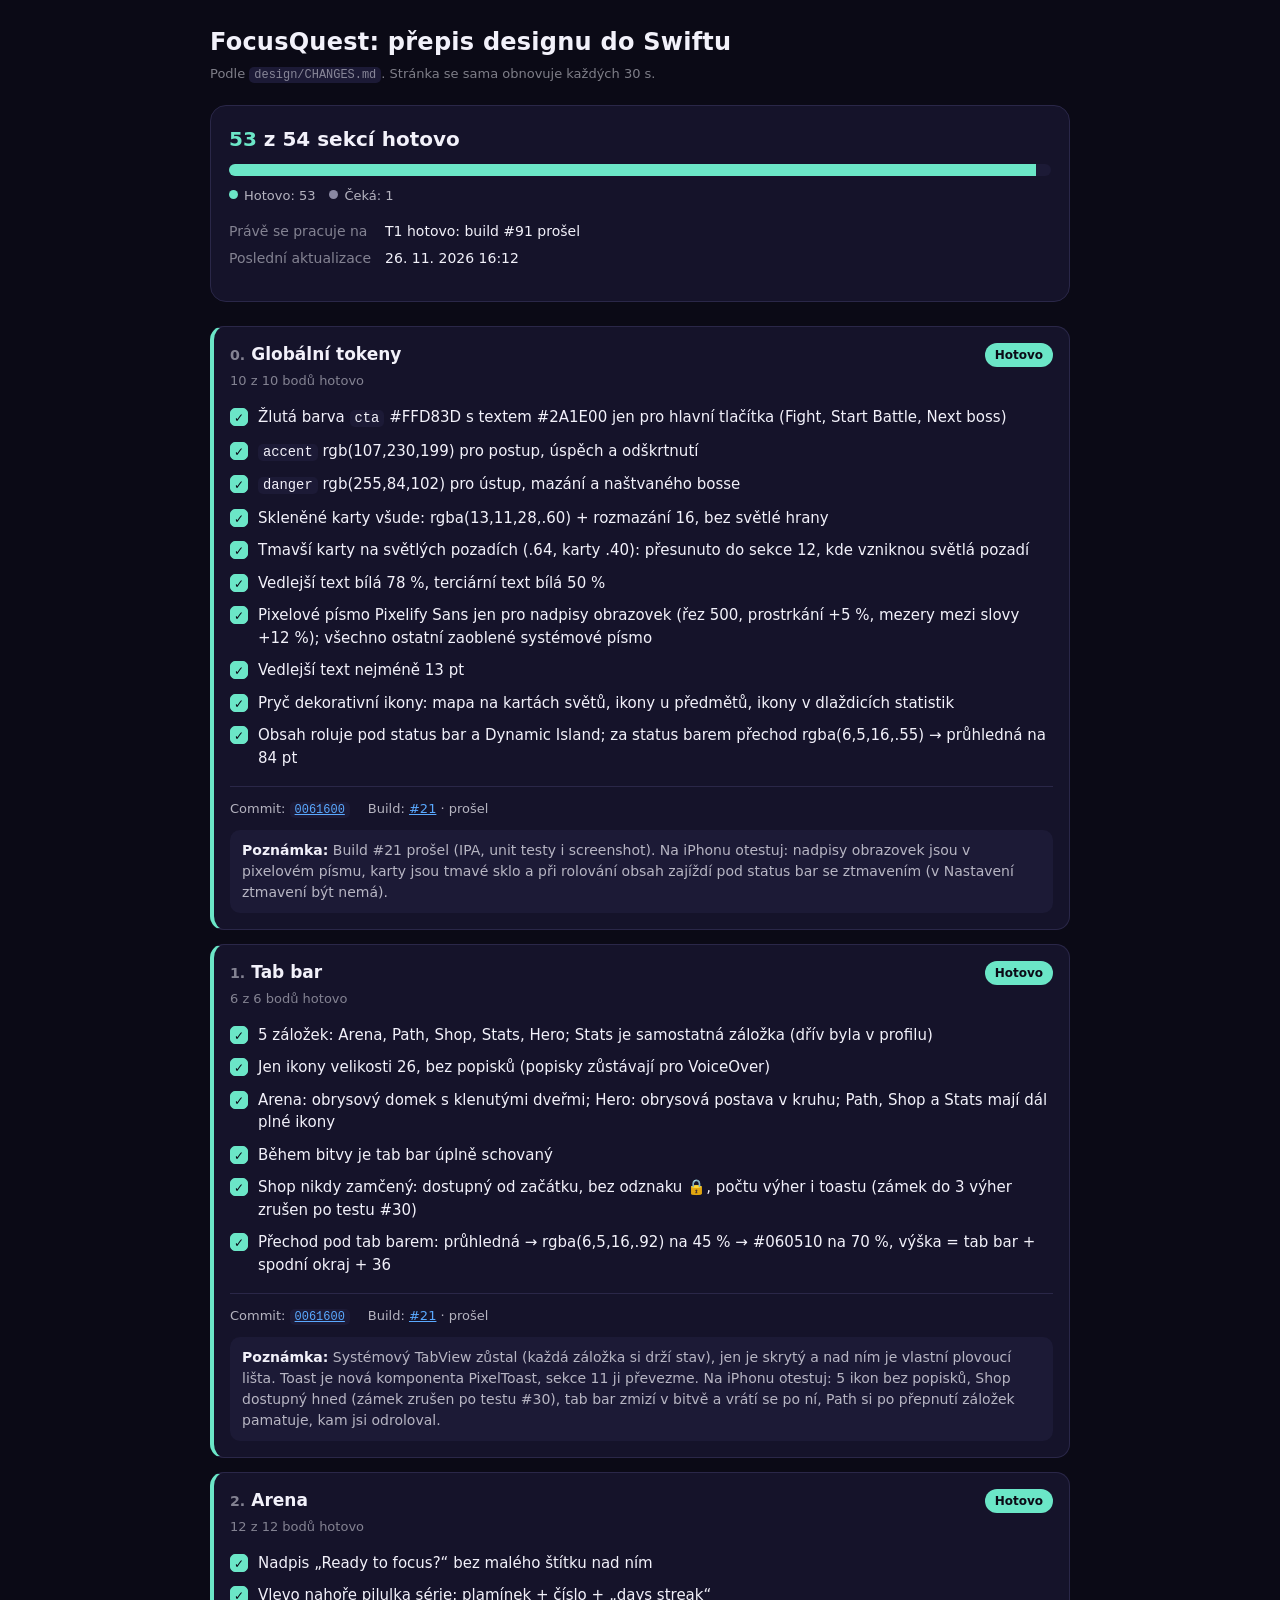
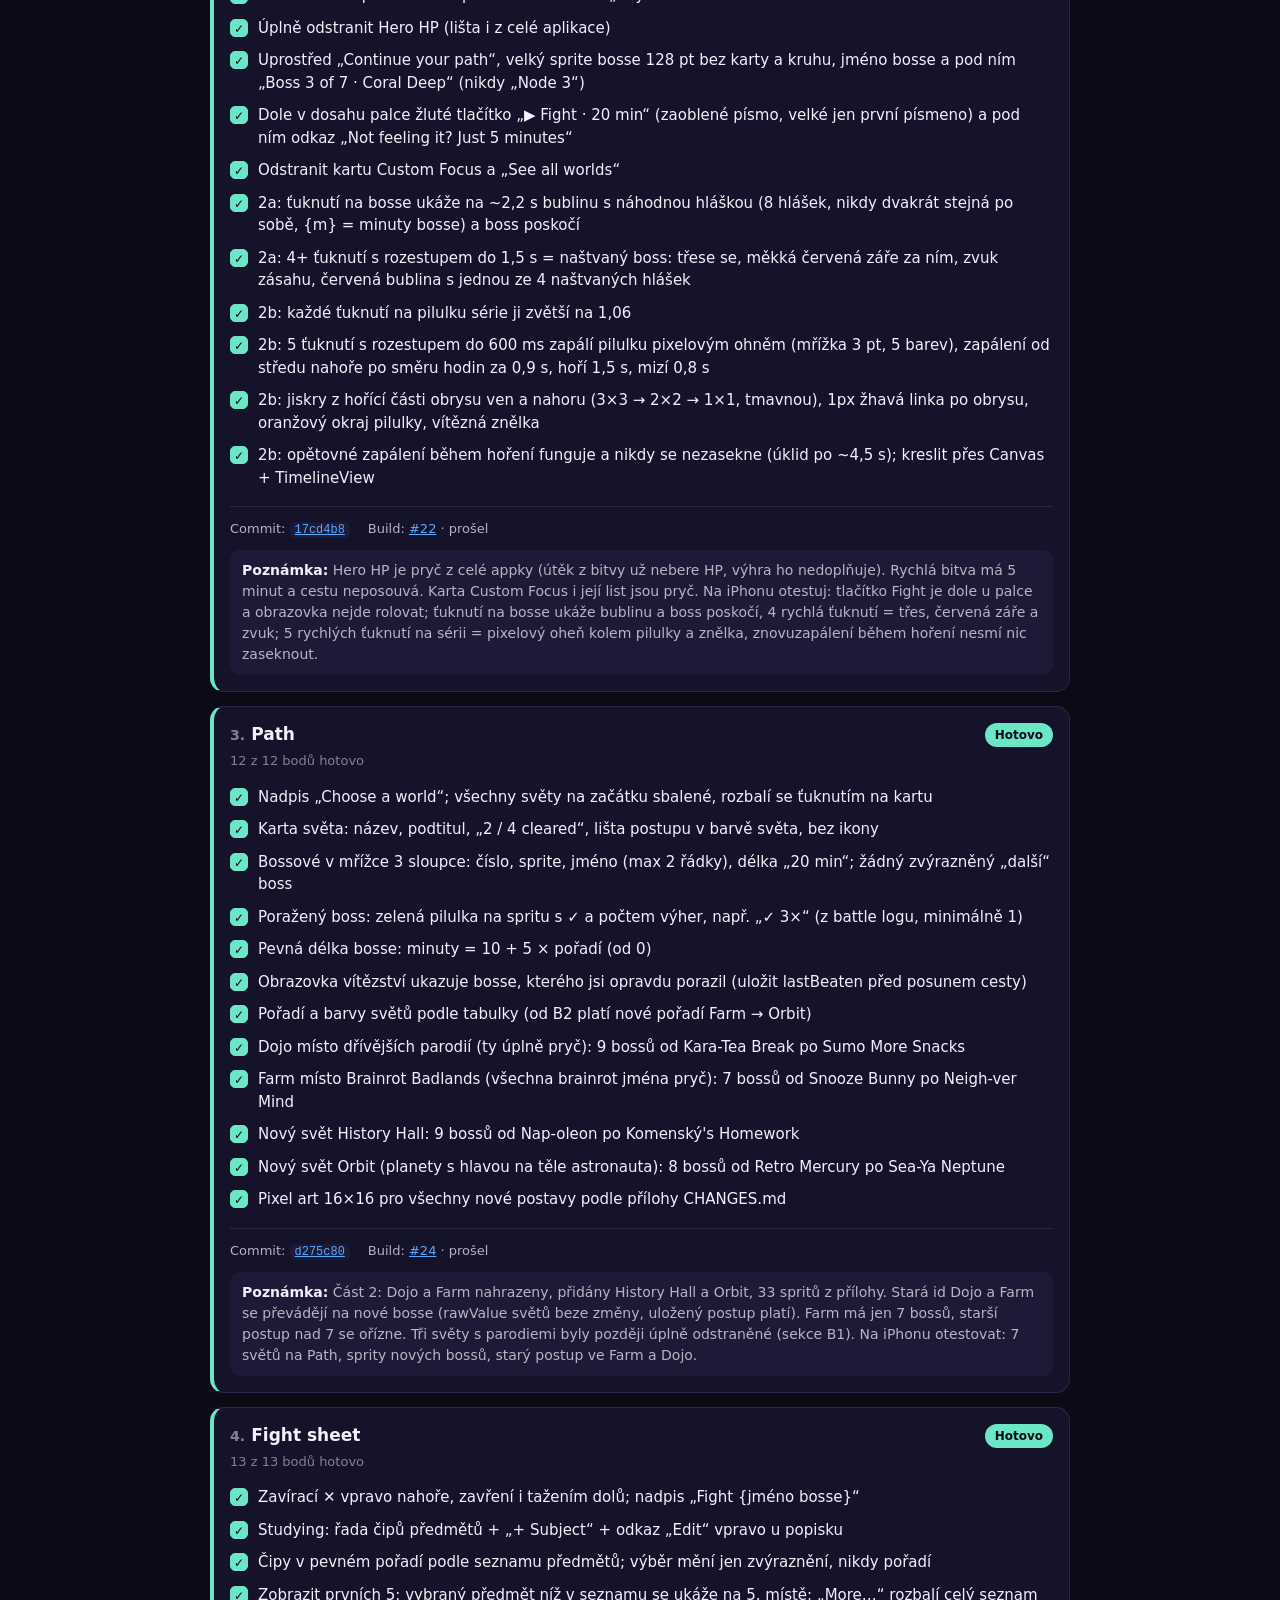
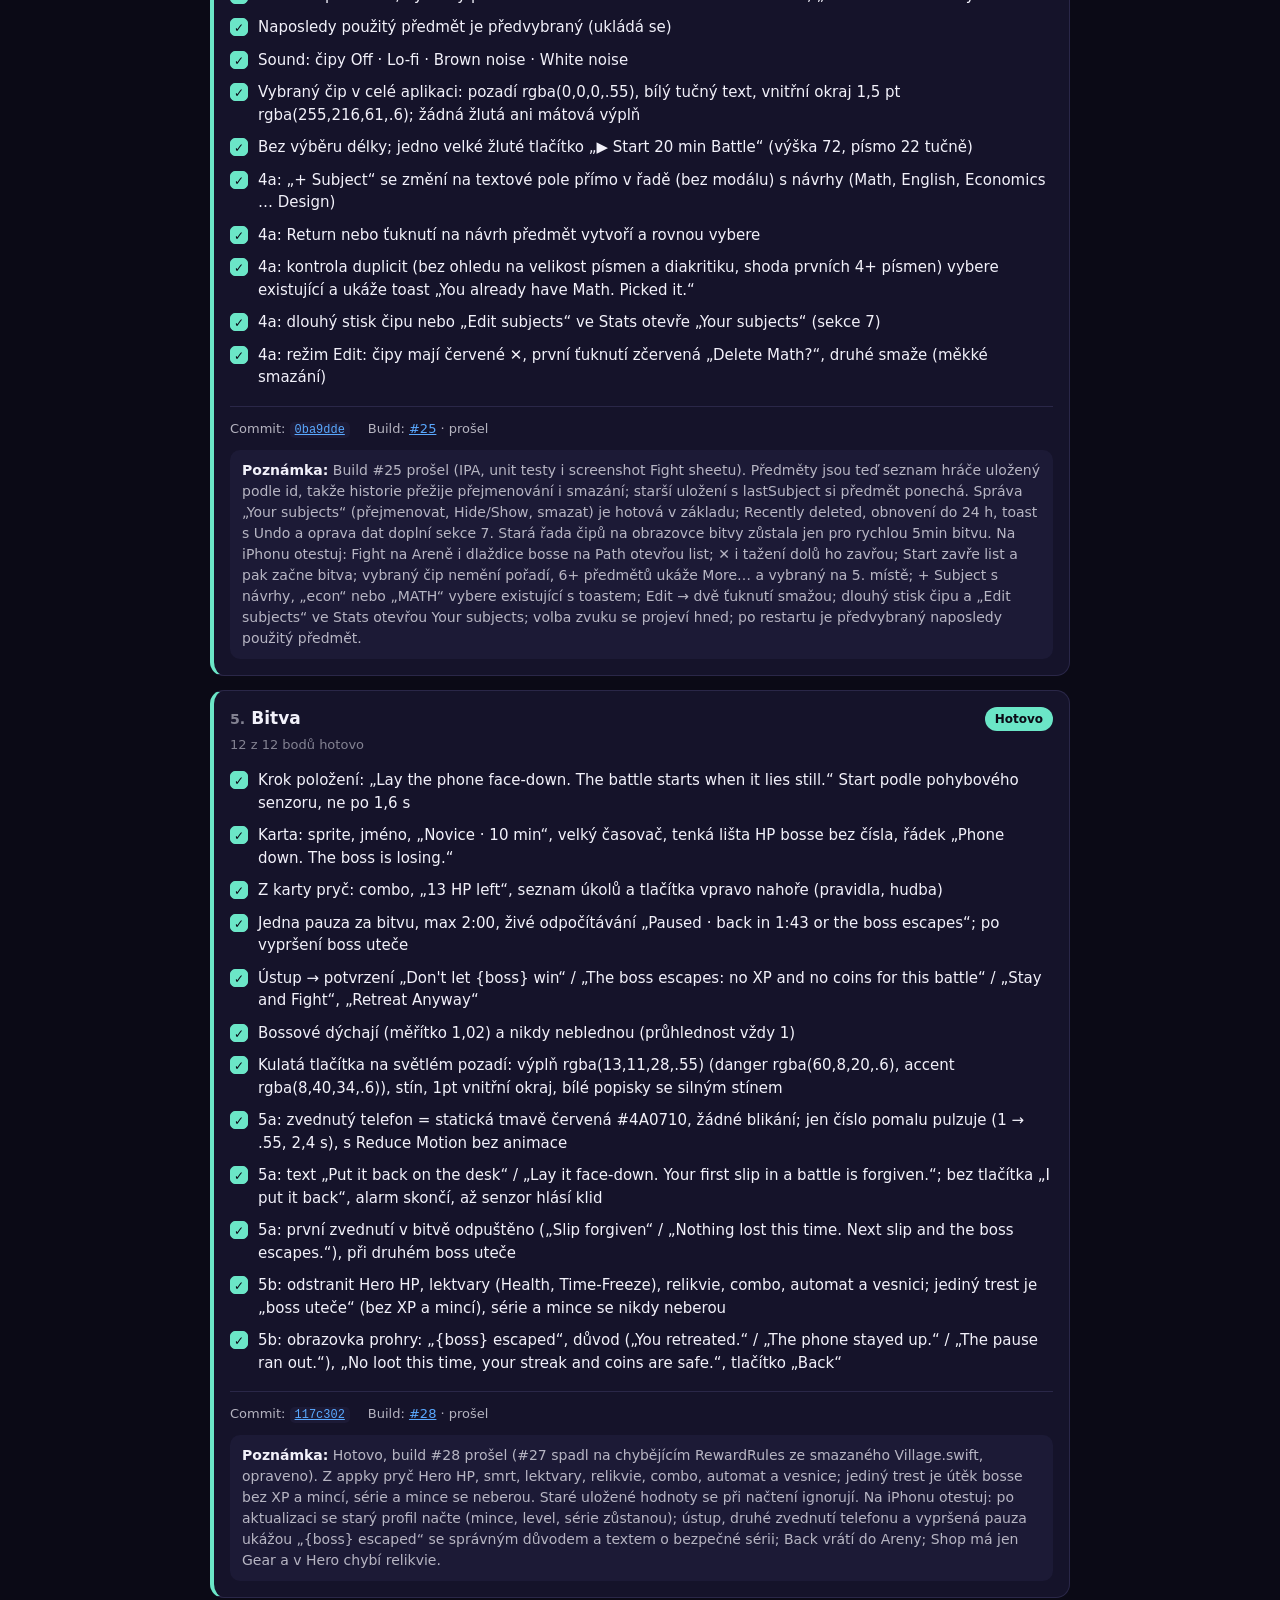
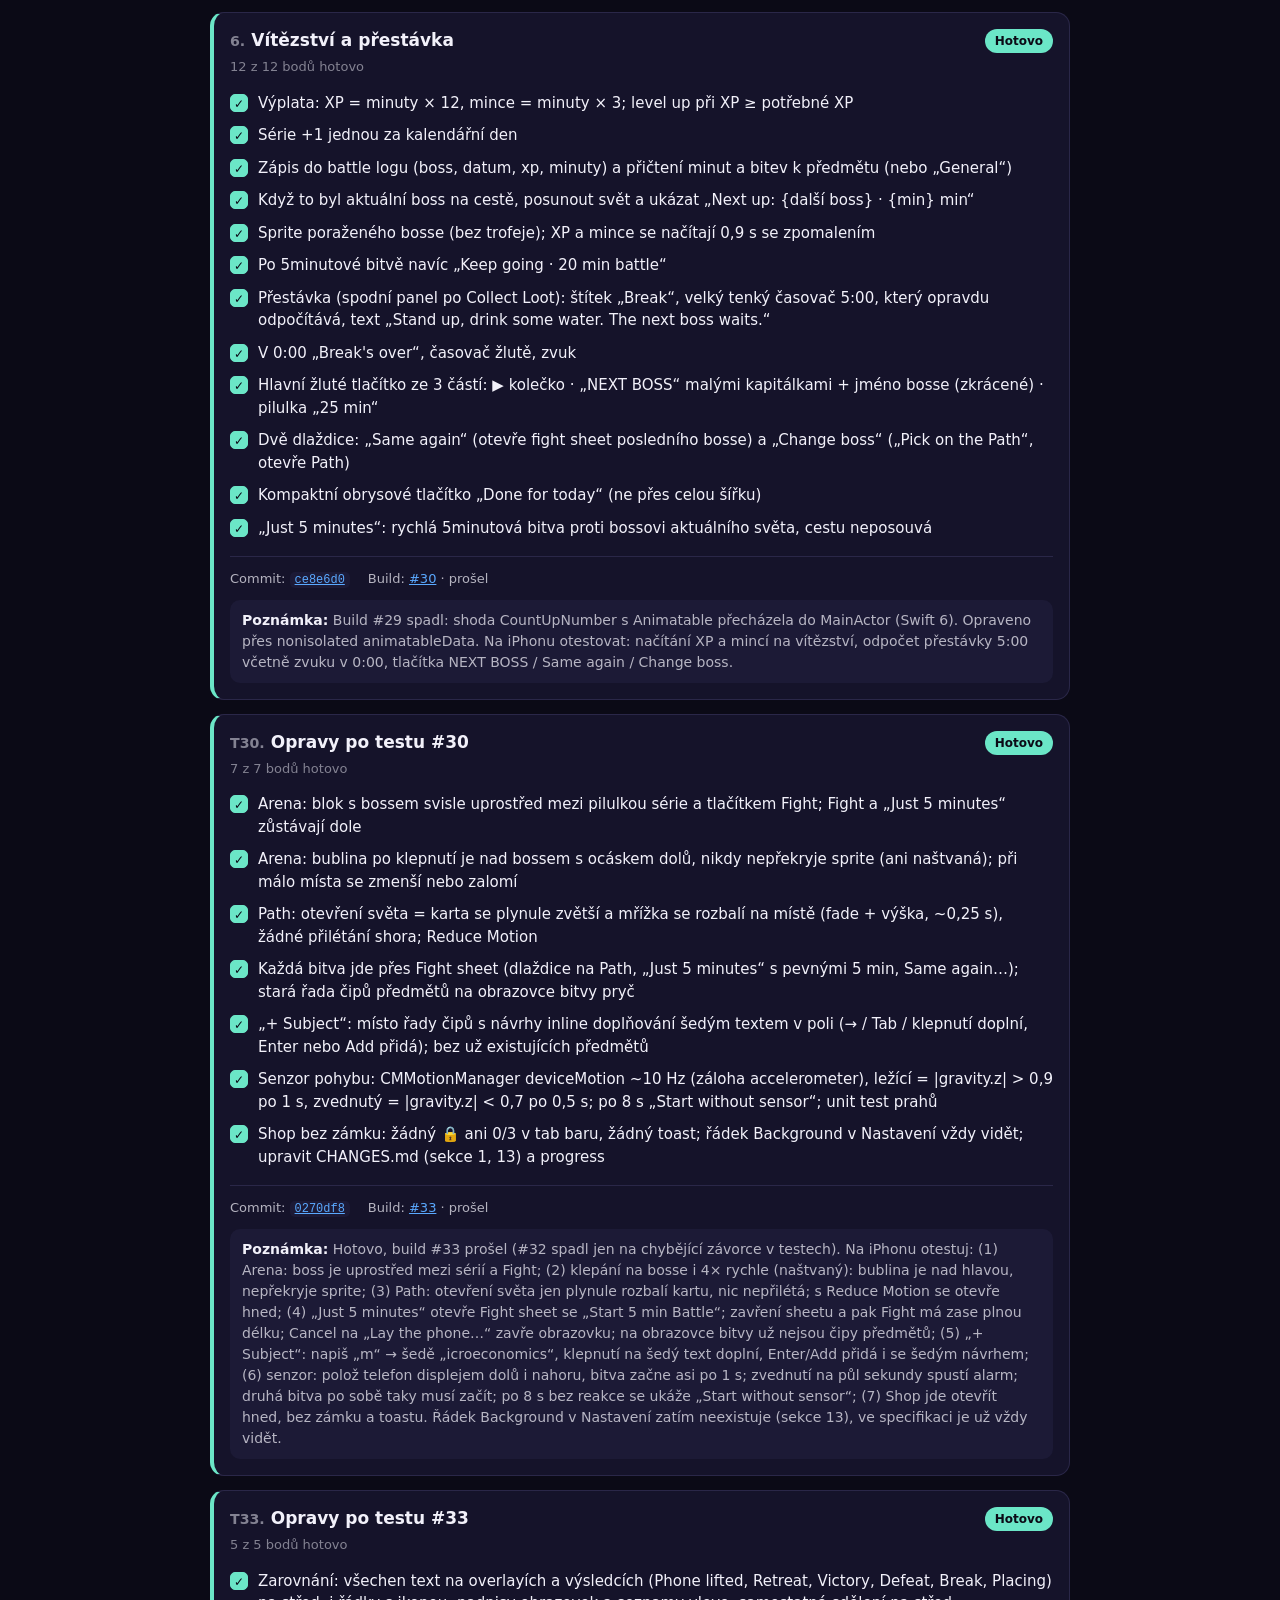
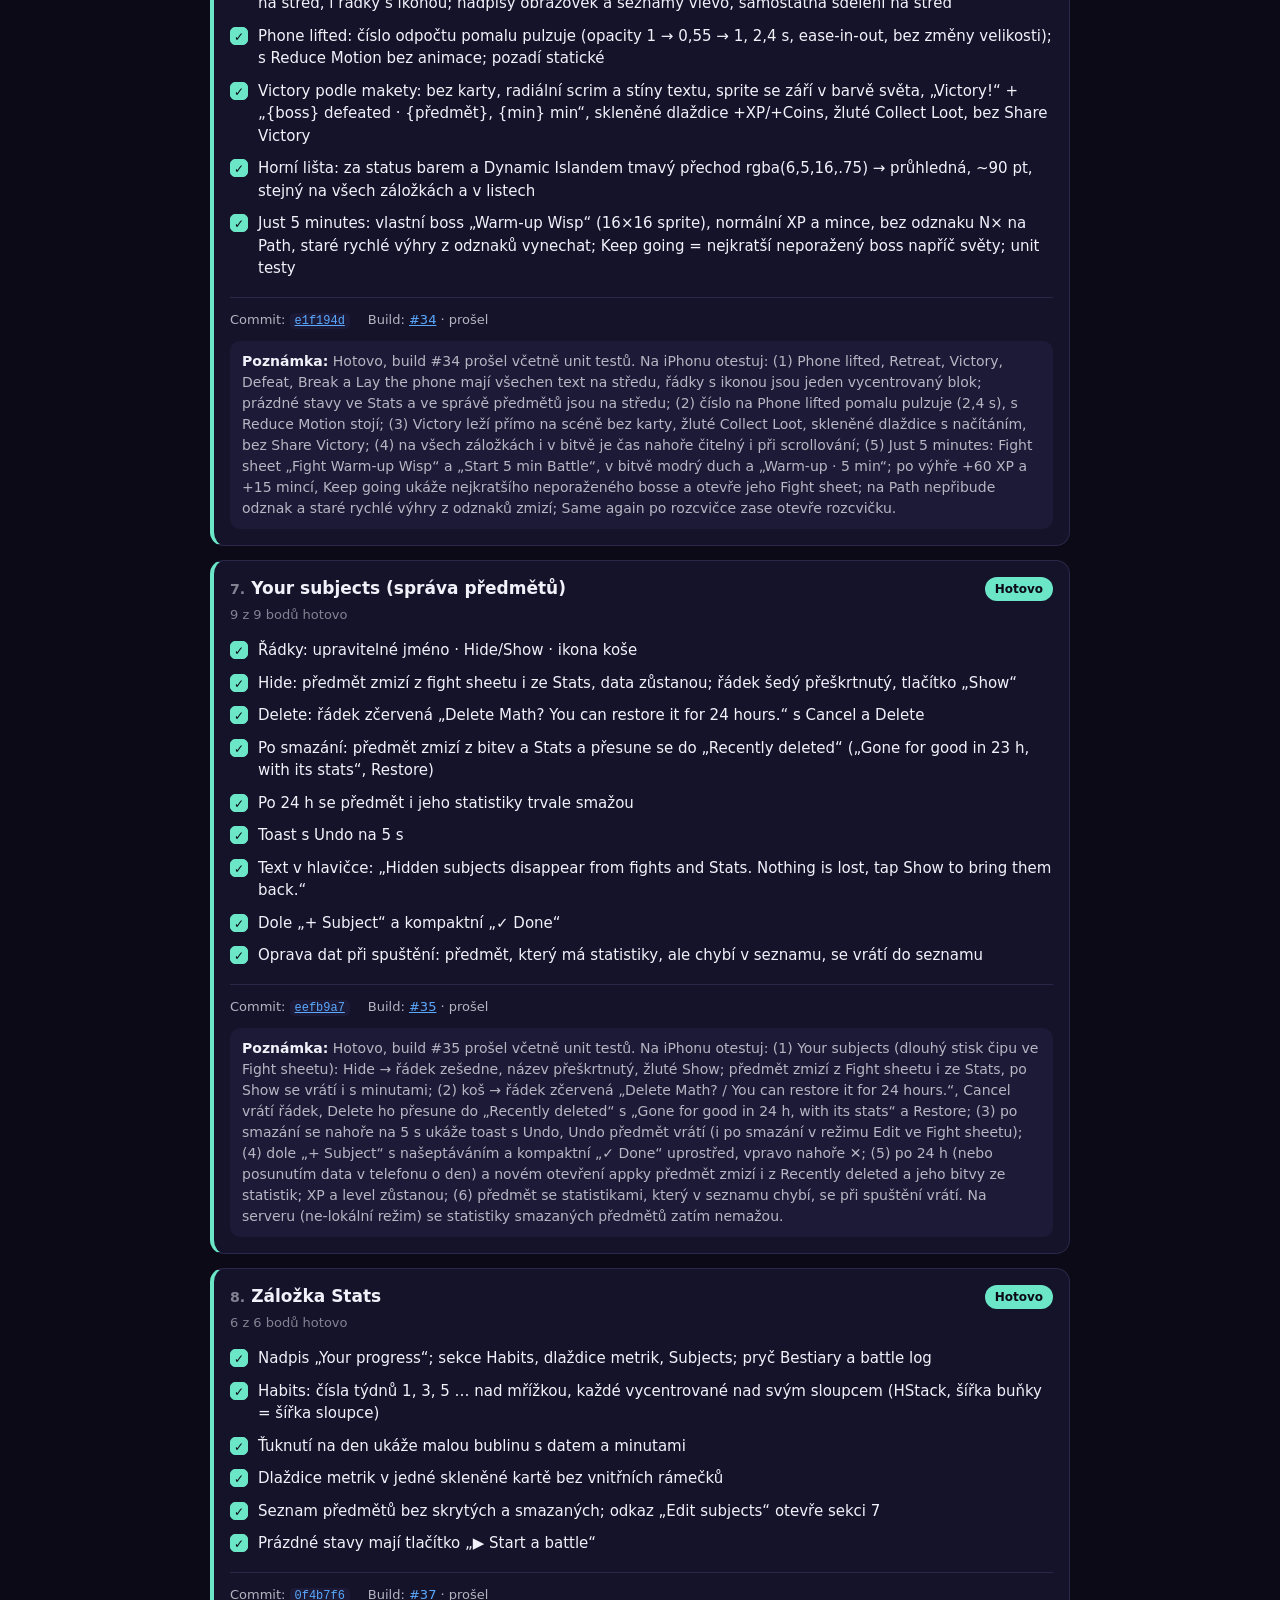
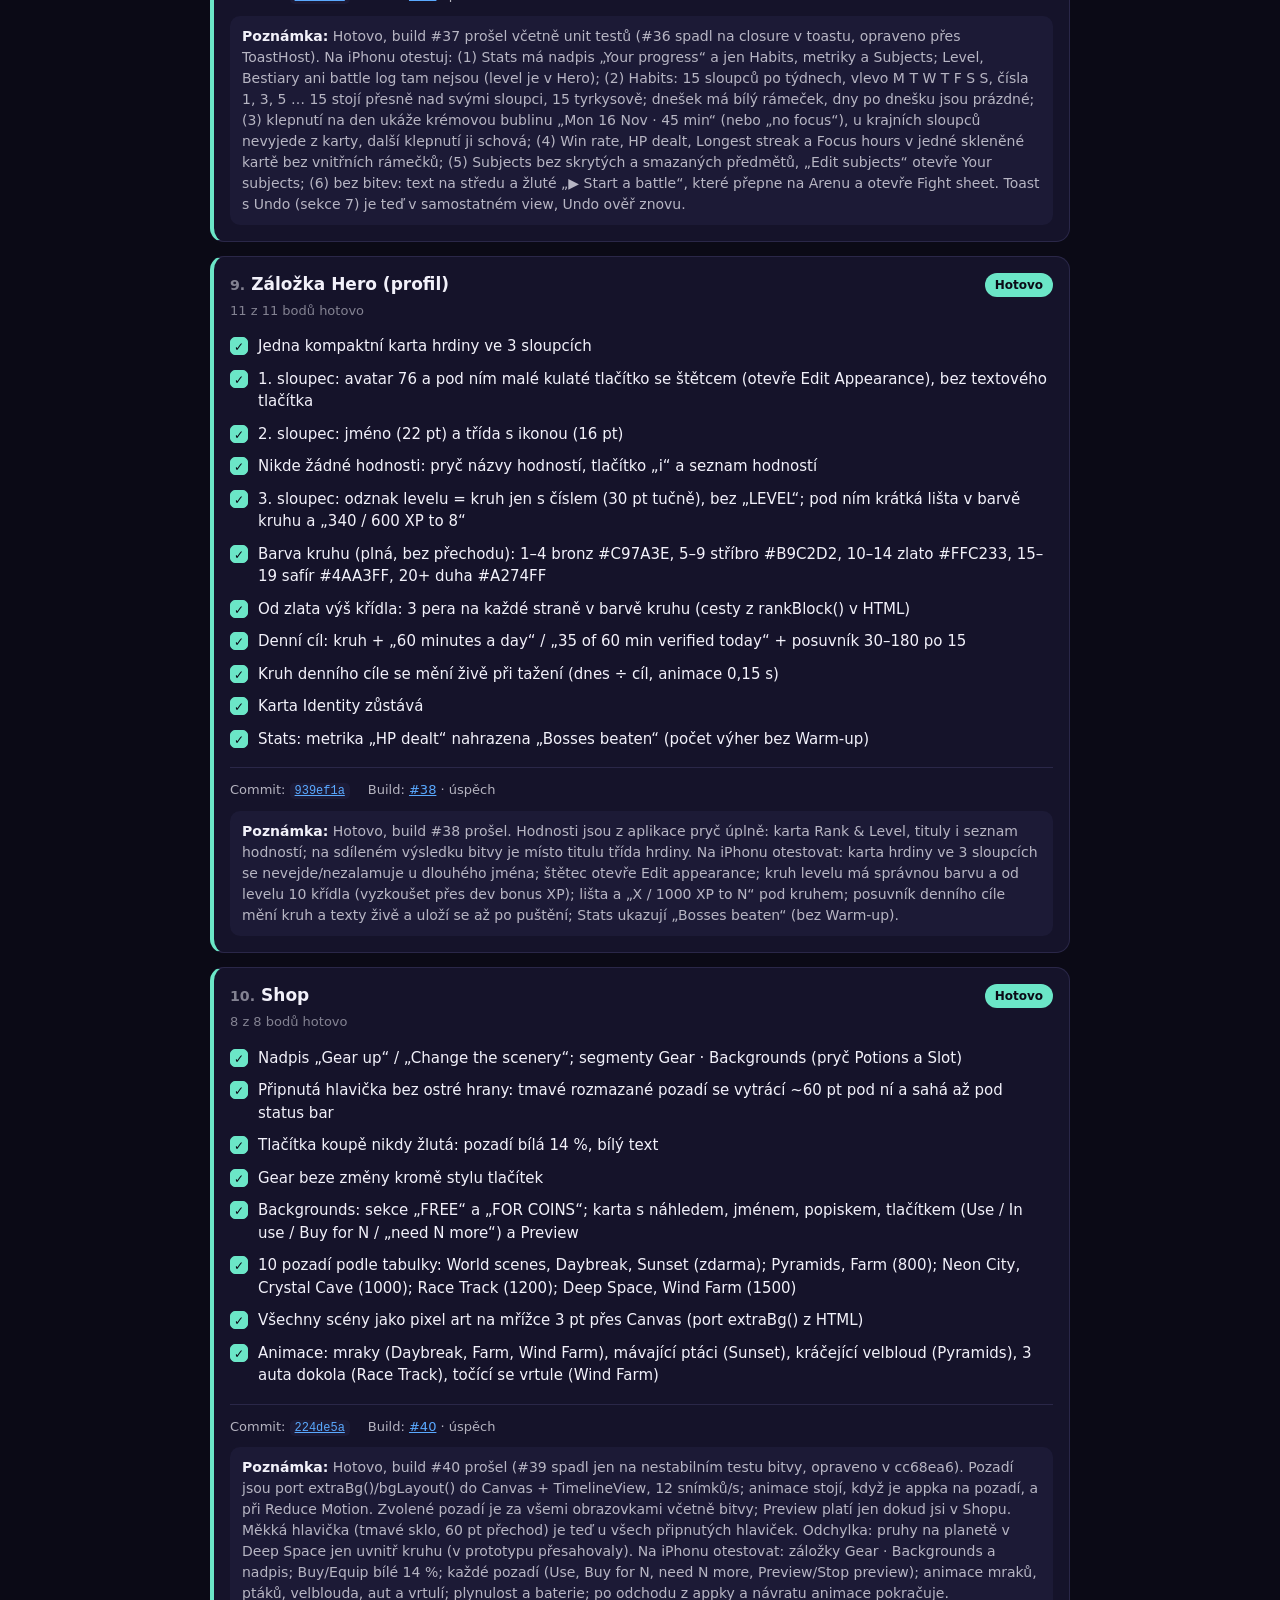
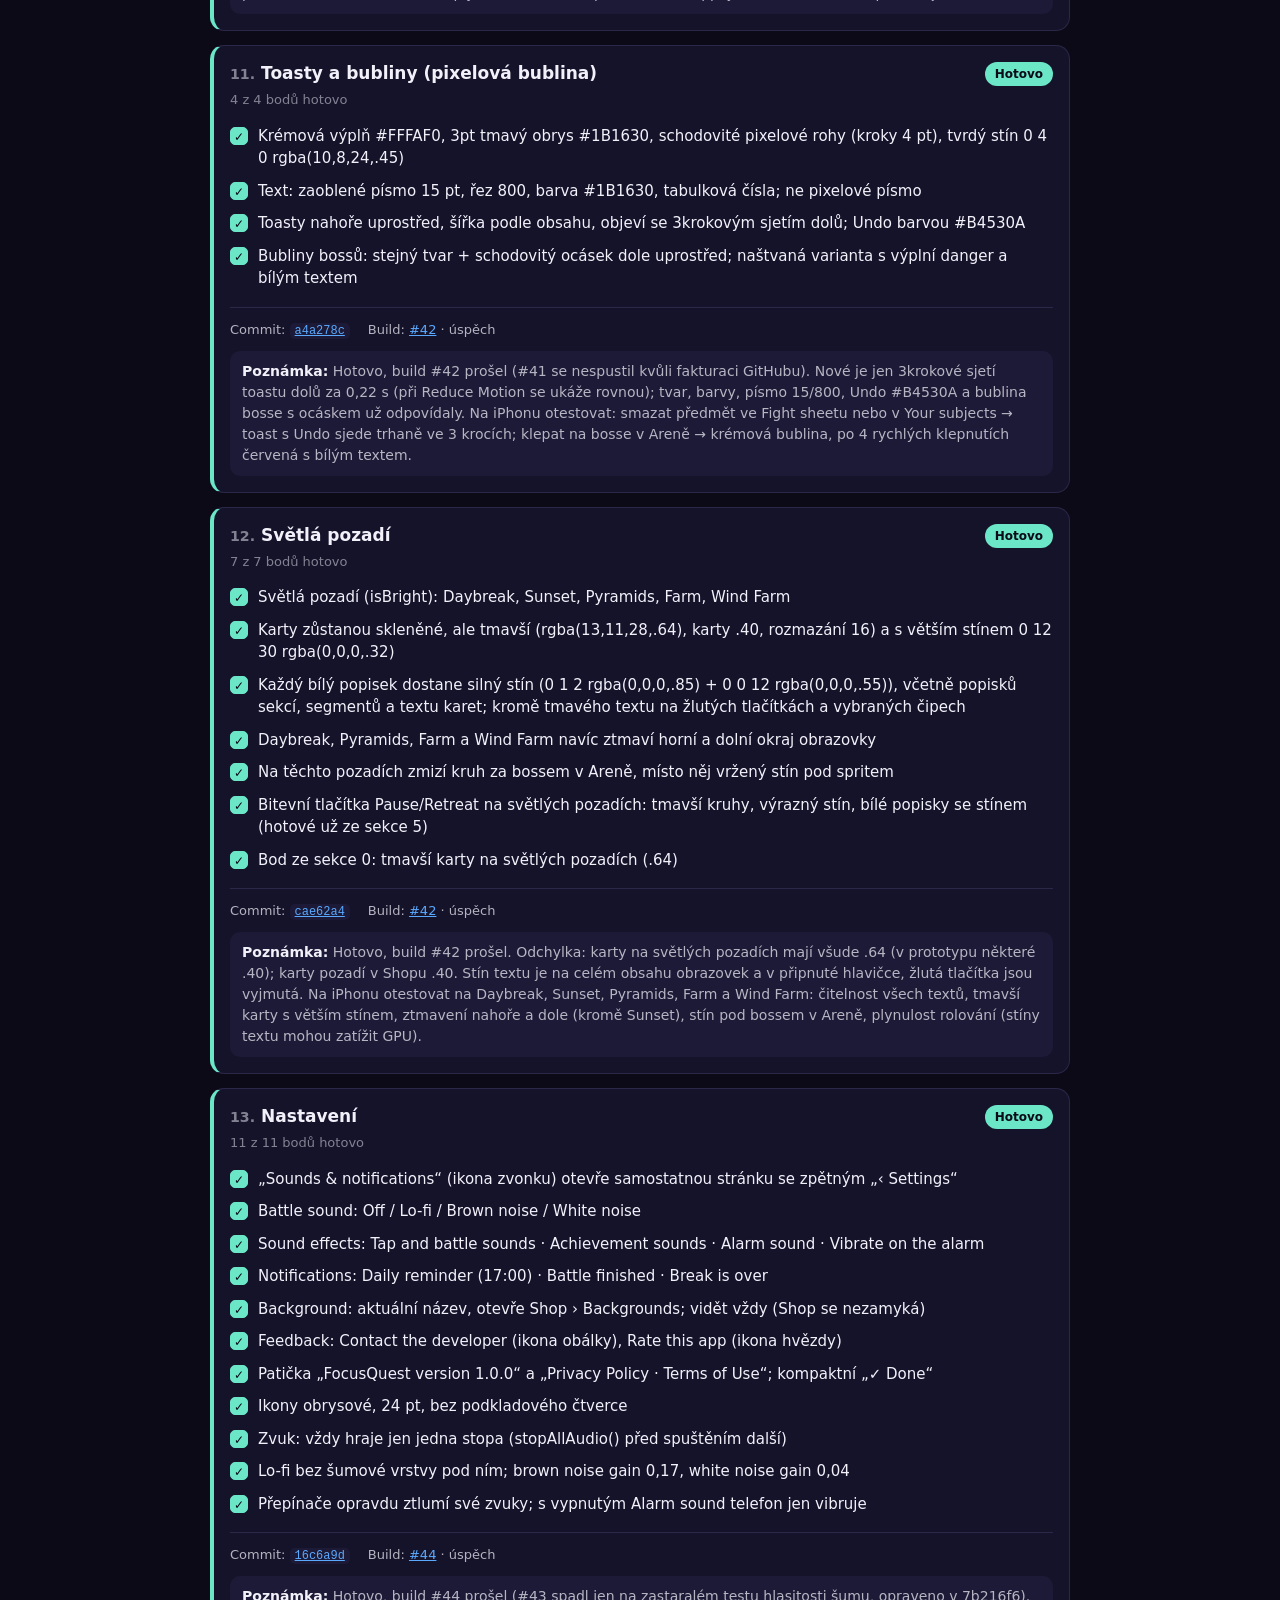
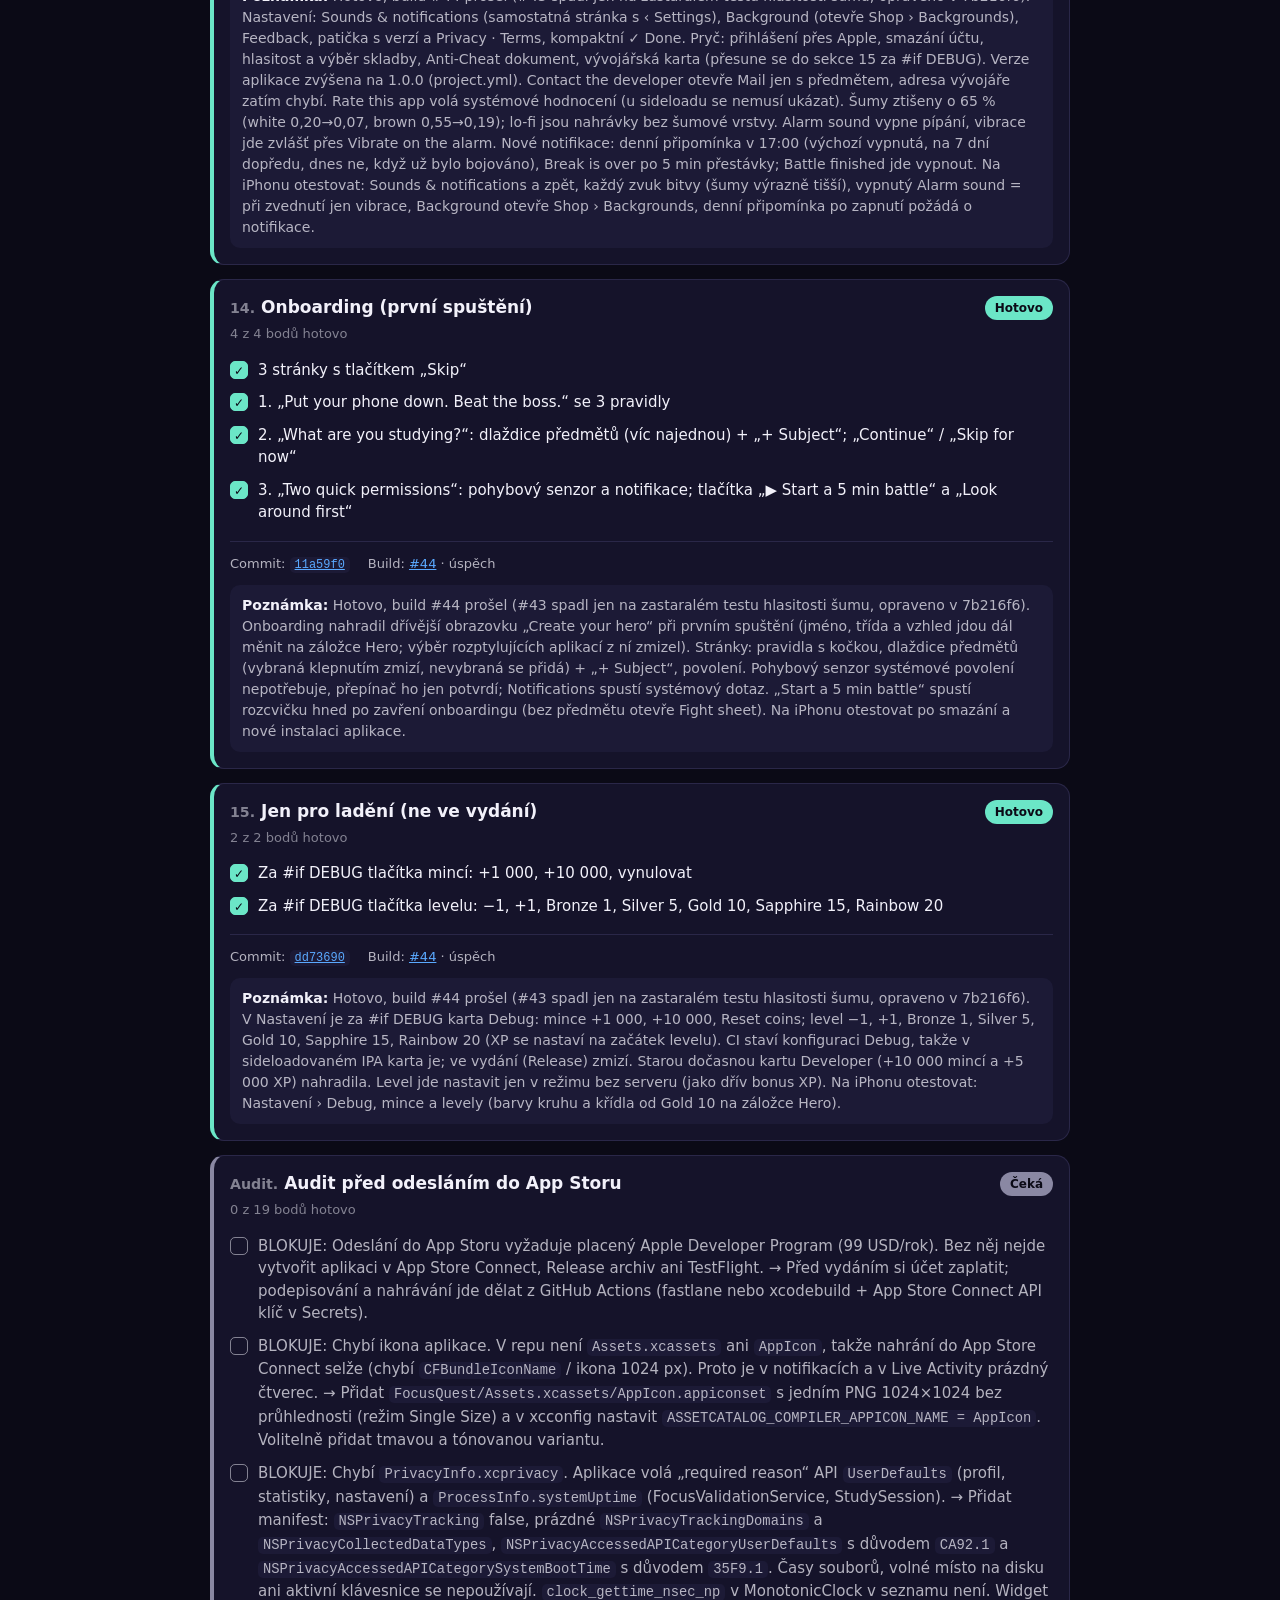
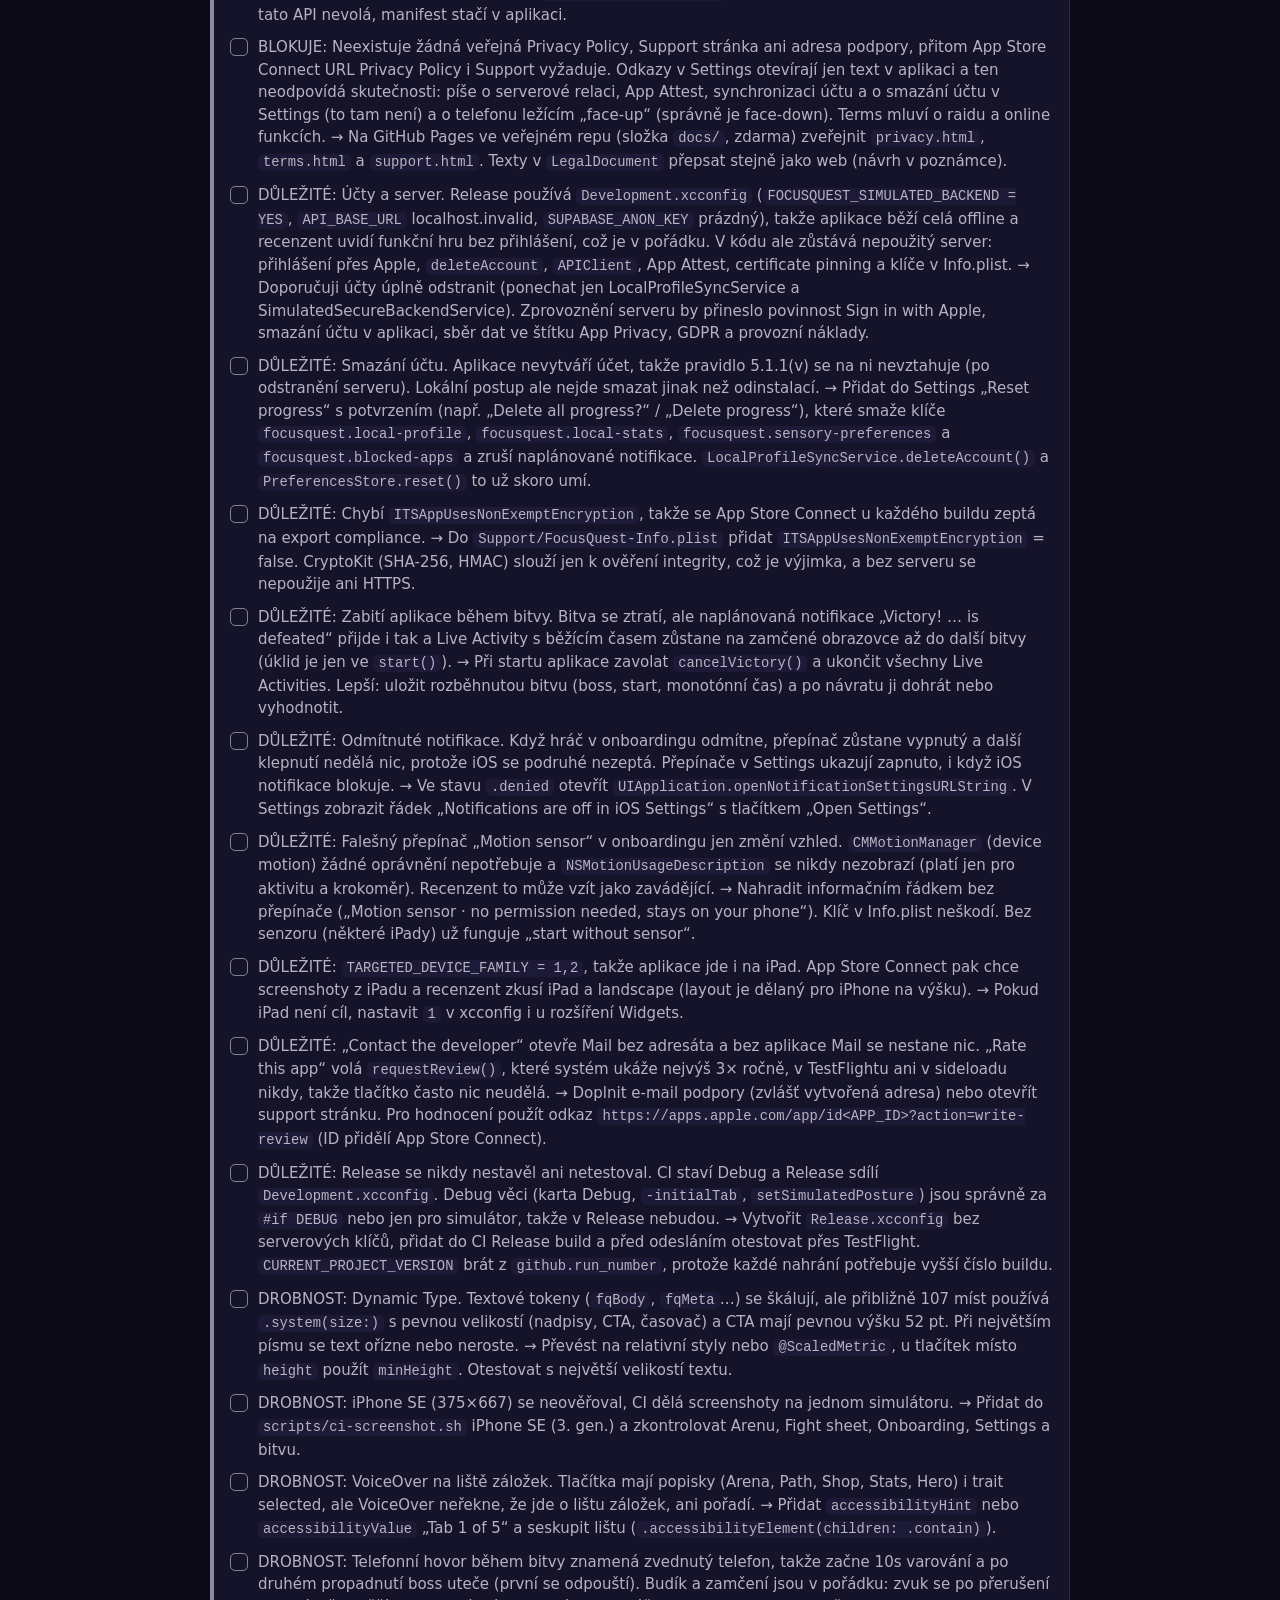
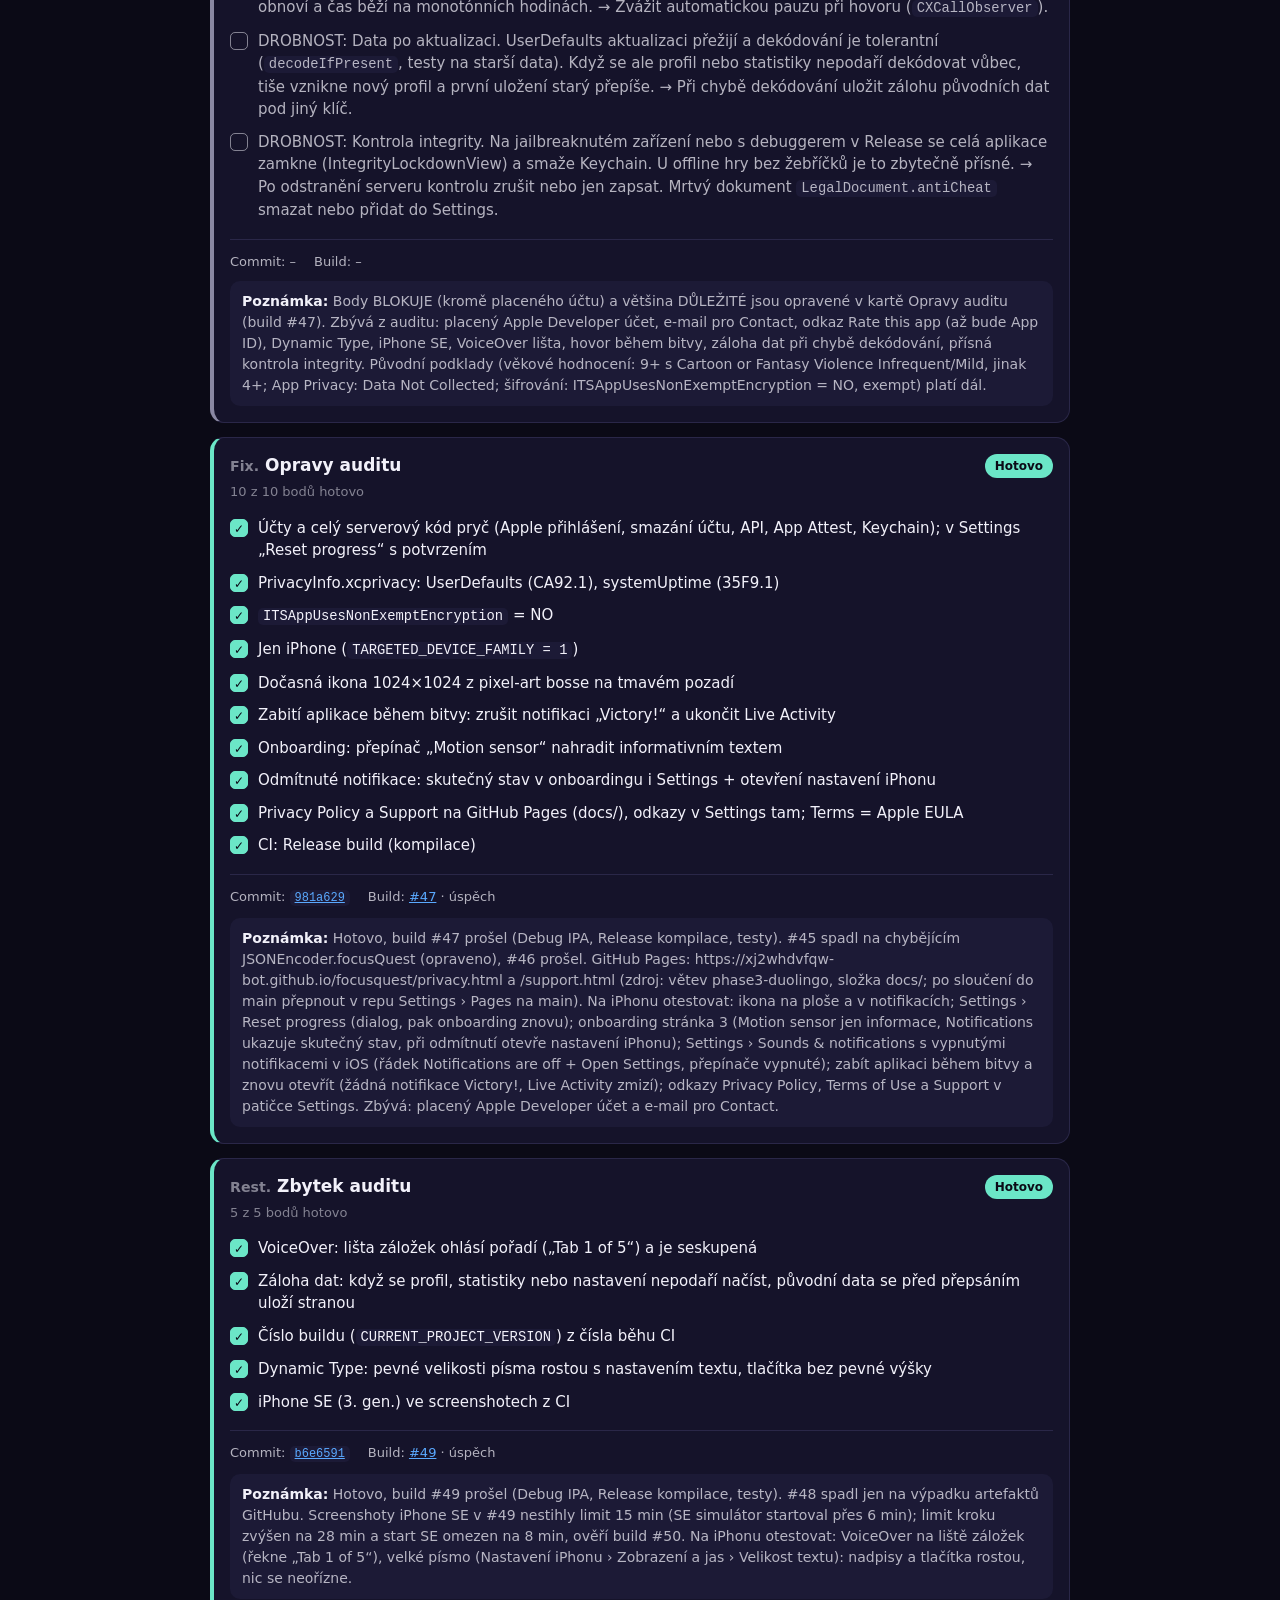
<file: design/progress.html>
<!doctype html>
<html lang="cs">
<head>
<meta charset="utf-8">
<meta name="viewport" content="width=device-width, initial-scale=1">
<meta http-equiv="refresh" content="30">
<title>FocusQuest – postup designu</title>
<style>
  :root {
    --bg: #0b0a16;
    --card: #15132a;
    --card-2: #1c1a36;
    --line: #2a2748;
    --text: #f2f1fa;
    --text2: rgba(242, 241, 250, .72);
    --text3: rgba(242, 241, 250, .5);
    --accent: rgb(107, 230, 199);
    --s-cekam: #8a88a3;
    --s-pracuje: #5aa9ff;
    --s-build: #ffc14d;
    --s-spadl: #ff5466;
    --s-hotovo: #6be6c7;
  }
  * { box-sizing: border-box; }
  html, body { margin: 0; background: var(--bg); color: var(--text); }
  body {
    font: 15px/1.5 -apple-system, BlinkMacSystemFont, "Segoe UI", Roboto, system-ui, sans-serif;
    padding: 24px 16px 48px;
  }
  main { max-width: 860px; margin: 0 auto; }
  h1 { font-size: 24px; margin: 0 0 4px; letter-spacing: .01em; }
  .sub { color: var(--text3); font-size: 13px; margin: 0 0 20px; }
  code { font-family: ui-monospace, SFMono-Regular, Consolas, monospace; font-size: .92em; background: var(--card-2); padding: 1px 5px; border-radius: 5px; }

  .summary { background: var(--card); border: 1px solid var(--line); border-radius: 16px; padding: 18px; margin-bottom: 24px; }
  .count { font-size: 20px; font-weight: 700; margin-bottom: 10px; }
  .count span { color: var(--accent); }
  .bar { height: 12px; background: var(--card-2); border-radius: 99px; overflow: hidden; display: flex; }
  .bar i { display: block; height: 100%; }
  .legend { display: flex; flex-wrap: wrap; gap: 6px 14px; margin-top: 10px; font-size: 13px; color: var(--text2); }
  .legend b { display: inline-block; width: 9px; height: 9px; border-radius: 50%; margin-right: 6px; vertical-align: 1px; }
  .meta { display: grid; grid-template-columns: max-content 1fr; gap: 6px 14px; margin-top: 16px; font-size: 14px; }
  .meta dt { color: var(--text3); }
  .meta dd { margin: 0; }

  .grid { display: grid; gap: 14px; }
  .sec { background: var(--card); border: 1px solid var(--line); border-left: 4px solid var(--c); border-radius: 14px; padding: 16px; }
  .sec.current { box-shadow: 0 0 0 2px var(--c); }
  .sec-head { display: flex; align-items: flex-start; justify-content: space-between; gap: 12px; }
  .sec h2 { font-size: 17px; margin: 0; line-height: 1.3; }
  .sec h2 small { color: var(--text3); font-weight: 600; margin-right: 6px; }
  .pill { flex: none; font-size: 12px; font-weight: 700; padding: 3px 10px; border-radius: 99px; color: #0b0a16; background: var(--c); white-space: nowrap; }
  .done-count { font-size: 13px; color: var(--text3); margin: 4px 0 10px; }
  ul.items { list-style: none; margin: 0; padding: 0; }
  ul.items li { display: flex; gap: 10px; padding: 5px 0; color: var(--text2); }
  ul.items li.ok { color: var(--text); }
  .box { flex: none; width: 18px; height: 18px; margin-top: 2px; border-radius: 5px; border: 1.5px solid var(--text3); display: grid; place-items: center; font-size: 12px; font-weight: 800; }
  li.ok .box { background: var(--accent); border-color: var(--accent); color: #0b0a16; }
  .info { display: flex; flex-wrap: wrap; gap: 6px 18px; margin-top: 12px; padding-top: 12px; border-top: 1px solid var(--line); font-size: 13px; color: var(--text2); }
  .info a { color: var(--s-pracuje); }
  .note { margin-top: 10px; font-size: 14px; color: var(--text2); background: var(--card-2); border-radius: 10px; padding: 10px 12px; }
  .note b { color: var(--text); }

  .next { margin-top: 24px; background: var(--card); border: 1px solid var(--accent); border-radius: 16px; padding: 18px; }
  .next h2 { margin: 0 0 6px; font-size: 15px; color: var(--accent); text-transform: uppercase; letter-spacing: .08em; }
  .next p { margin: 0; font-size: 17px; font-weight: 600; }
  .err { color: var(--s-spadl); }
</style>
</head>
<body>
<main id="app"><p>Načítám…</p></main>

<!-- ======================================================================
     DATA. Při aktualizaci měň jen tento JSON blok, HTML a skript nech být.
     status: "cekam" | "pracuje" | "build" | "spadl" | "hotovo"
     build.result: "běží" | "prošel" | "spadl" | null
     ====================================================================== -->
<script id="data" type="application/json">
{
  "updated": "2026-11-26T16:12:06+01:00",
  "current": "T1 hotovo: build #91 prošel",
  "nextStep": "Otestovat na iPhonu tenké obrysy, výběr věci, obrazy v Backgrounds a panel nad cenovkami",
  "repo": "https://github.com/xj2whdvfqw-bot/focusquest",
  "sections": [
    {
      "id": 0,
      "title": "Globální tokeny",
      "status": "hotovo",
      "items": [
        { "text": "Žlutá barva `cta` #FFD83D s textem #2A1E00 jen pro hlavní tlačítka (Fight, Start Battle, Next boss)", "done": true },
        { "text": "`accent` rgb(107,230,199) pro postup, úspěch a odškrtnutí", "done": true },
        { "text": "`danger` rgb(255,84,102) pro ústup, mazání a naštvaného bosse", "done": true },
        { "text": "Skleněné karty všude: rgba(13,11,28,.60) + rozmazání 16, bez světlé hrany", "done": true },
        { "text": "Tmavší karty na světlých pozadích (.64, karty .40): přesunuto do sekce 12, kde vzniknou světlá pozadí", "done": true },
        { "text": "Vedlejší text bílá 78 %, terciární text bílá 50 %", "done": true },
        { "text": "Pixelové písmo Pixelify Sans jen pro nadpisy obrazovek (řez 500, prostrkání +5 %, mezery mezi slovy +12 %); všechno ostatní zaoblené systémové písmo", "done": true },
        { "text": "Vedlejší text nejméně 13 pt", "done": true },
        { "text": "Pryč dekorativní ikony: mapa na kartách světů, ikony u předmětů, ikony v dlaždicích statistik", "done": true },
        { "text": "Obsah roluje pod status bar a Dynamic Island; za status barem přechod rgba(6,5,16,.55) → průhledná na 84 pt", "done": true }
      ],
      "commit": "0061600",
      "build": { "number": 21, "runId": 43979908168, "result": "prošel" },
      "note": "Build #21 prošel (IPA, unit testy i screenshot). Na iPhonu otestuj: nadpisy obrazovek jsou v pixelovém písmu, karty jsou tmavé sklo a při rolování obsah zajíždí pod status bar se ztmavením (v Nastavení ztmavení být nemá)."
    },
    {
      "id": 1,
      "title": "Tab bar",
      "status": "hotovo",
      "items": [
        { "text": "5 záložek: Arena, Path, Shop, Stats, Hero; Stats je samostatná záložka (dřív byla v profilu)", "done": true },
        { "text": "Jen ikony velikosti 26, bez popisků (popisky zůstávají pro VoiceOver)", "done": true },
        { "text": "Arena: obrysový domek s klenutými dveřmi; Hero: obrysová postava v kruhu; Path, Shop a Stats mají dál plné ikony", "done": true },
        { "text": "Během bitvy je tab bar úplně schovaný", "done": true },
        { "text": "Shop nikdy zamčený: dostupný od začátku, bez odznaku 🔒, počtu výher i toastu (zámek do 3 výher zrušen po testu #30)", "done": true },
        { "text": "Přechod pod tab barem: průhledná → rgba(6,5,16,.92) na 45 % → #060510 na 70 %, výška = tab bar + spodní okraj + 36", "done": true }
      ],
      "commit": "0061600",
      "build": { "number": 21, "runId": 43979908168, "result": "prošel" },
      "note": "Systémový TabView zůstal (každá záložka si drží stav), jen je skrytý a nad ním je vlastní plovoucí lišta. Toast je nová komponenta PixelToast, sekce 11 ji převezme. Na iPhonu otestuj: 5 ikon bez popisků, Shop dostupný hned (zámek zrušen po testu #30), tab bar zmizí v bitvě a vrátí se po ní, Path si po přepnutí záložek pamatuje, kam jsi odroloval."
    },
    {
      "id": 2,
      "title": "Arena",
      "status": "hotovo",
      "items": [
        { "text": "Nadpis „Ready to focus?“ bez malého štítku nad ním", "done": true },
        { "text": "Vlevo nahoře pilulka série: plamínek + číslo + „days streak“", "done": true },
        { "text": "Úplně odstranit Hero HP (lišta i z celé aplikace)", "done": true },
        { "text": "Uprostřed „Continue your path“, velký sprite bosse 128 pt bez karty a kruhu, jméno bosse a pod ním „Boss 3 of 7 · Coral Deep“ (nikdy „Node 3“)", "done": true },
        { "text": "Dole v dosahu palce žluté tlačítko „▶ Fight · 20 min“ (zaoblené písmo, velké jen první písmeno) a pod ním odkaz „Not feeling it? Just 5 minutes“", "done": true },
        { "text": "Odstranit kartu Custom Focus a „See all worlds“", "done": true },
        { "text": "2a: ťuknutí na bosse ukáže na ~2,2 s bublinu s náhodnou hláškou (8 hlášek, nikdy dvakrát stejná po sobě, {m} = minuty bosse) a boss poskočí", "done": true },
        { "text": "2a: 4+ ťuknutí s rozestupem do 1,5 s = naštvaný boss: třese se, měkká červená záře za ním, zvuk zásahu, červená bublina s jednou ze 4 naštvaných hlášek", "done": true },
        { "text": "2b: každé ťuknutí na pilulku série ji zvětší na 1,06", "done": true },
        { "text": "2b: 5 ťuknutí s rozestupem do 600 ms zapálí pilulku pixelovým ohněm (mřížka 3 pt, 5 barev), zapálení od středu nahoře po směru hodin za 0,9 s, hoří 1,5 s, mizí 0,8 s", "done": true },
        { "text": "2b: jiskry z hořící části obrysu ven a nahoru (3×3 → 2×2 → 1×1, tmavnou), 1px žhavá linka po obrysu, oranžový okraj pilulky, vítězná znělka", "done": true },
        { "text": "2b: opětovné zapálení během hoření funguje a nikdy se nezasekne (úklid po ~4,5 s); kreslit přes Canvas + TimelineView", "done": true }
      ],
      "commit": "17cd4b8",
      "build": { "number": 22, "runId": 44053359073, "result": "prošel" },
      "note": "Hero HP je pryč z celé appky (útěk z bitvy už nebere HP, výhra ho nedoplňuje). Rychlá bitva má 5 minut a cestu neposouvá. Karta Custom Focus i její list jsou pryč. Na iPhonu otestuj: tlačítko Fight je dole u palce a obrazovka nejde rolovat; ťuknutí na bosse ukáže bublinu a boss poskočí, 4 rychlá ťuknutí = třes, červená záře a zvuk; 5 rychlých ťuknutí na sérii = pixelový oheň kolem pilulky a znělka, znovuzapálení během hoření nesmí nic zaseknout."
    },
    {
      "id": 3,
      "title": "Path",
      "status": "hotovo",
      "items": [
        { "text": "Nadpis „Choose a world“; všechny světy na začátku sbalené, rozbalí se ťuknutím na kartu", "done": true },
        { "text": "Karta světa: název, podtitul, „2 / 4 cleared“, lišta postupu v barvě světa, bez ikony", "done": true },
        { "text": "Bossové v mřížce 3 sloupce: číslo, sprite, jméno (max 2 řádky), délka „20 min“; žádný zvýrazněný „další“ boss", "done": true },
        { "text": "Poražený boss: zelená pilulka na spritu s ✓ a počtem výher, např. „✓ 3×“ (z battle logu, minimálně 1)", "done": true },
        { "text": "Pevná délka bosse: minuty = 10 + 5 × pořadí (od 0)", "done": true },
        { "text": "Obrazovka vítězství ukazuje bosse, kterého jsi opravdu porazil (uložit lastBeaten před posunem cesty)", "done": true },
        { "text": "Pořadí a barvy světů podle tabulky (od B2 platí nové pořadí Farm → Orbit)", "done": true },
        { "text": "Dojo místo dřívějších parodií (ty úplně pryč): 9 bossů od Kara-Tea Break po Sumo More Snacks", "done": true },
        { "text": "Farm místo Brainrot Badlands (všechna brainrot jména pryč): 7 bossů od Snooze Bunny po Neigh-ver Mind", "done": true },
        { "text": "Nový svět History Hall: 9 bossů od Nap-oleon po Komenský's Homework", "done": true },
        { "text": "Nový svět Orbit (planety s hlavou na těle astronauta): 8 bossů od Retro Mercury po Sea-Ya Neptune", "done": true },
        { "text": "Pixel art 16×16 pro všechny nové postavy podle přílohy CHANGES.md", "done": true }
      ],
      "commit": "d275c80",
      "build": { "number": 24, "runId": 44063295574, "result": "prošel" },
      "note": "Část 2: Dojo a Farm nahrazeny, přidány History Hall a Orbit, 33 spritů z přílohy. Stará id Dojo a Farm se převádějí na nové bosse (rawValue světů beze změny, uložený postup platí). Farm má jen 7 bossů, starší postup nad 7 se ořízne. Tři světy s parodiemi byly později úplně odstraněné (sekce B1). Na iPhonu otestovat: 7 světů na Path, sprity nových bossů, starý postup ve Farm a Dojo."
    },
    {
      "id": 4,
      "title": "Fight sheet",
      "status": "hotovo",
      "items": [
        { "text": "Zavírací ✕ vpravo nahoře, zavření i tažením dolů; nadpis „Fight {jméno bosse}“", "done": true },
        { "text": "Studying: řada čipů předmětů + „+ Subject“ + odkaz „Edit“ vpravo u popisku", "done": true },
        { "text": "Čipy v pevném pořadí podle seznamu předmětů; výběr mění jen zvýraznění, nikdy pořadí", "done": true },
        { "text": "Zobrazit prvních 5; vybraný předmět níž v seznamu se ukáže na 5. místě; „More…“ rozbalí celý seznam", "done": true },
        { "text": "Naposledy použitý předmět je předvybraný (ukládá se)", "done": true },
        { "text": "Sound: čipy Off · Lo-fi · Brown noise · White noise", "done": true },
        { "text": "Vybraný čip v celé aplikaci: pozadí rgba(0,0,0,.55), bílý tučný text, vnitřní okraj 1,5 pt rgba(255,216,61,.6); žádná žlutá ani mátová výplň", "done": true },
        { "text": "Bez výběru délky; jedno velké žluté tlačítko „▶ Start 20 min Battle“ (výška 72, písmo 22 tučně)", "done": true },
        { "text": "4a: „+ Subject“ se změní na textové pole přímo v řadě (bez modálu) s návrhy (Math, English, Economics … Design)", "done": true },
        { "text": "4a: Return nebo ťuknutí na návrh předmět vytvoří a rovnou vybere", "done": true },
        { "text": "4a: kontrola duplicit (bez ohledu na velikost písmen a diakritiku, shoda prvních 4+ písmen) vybere existující a ukáže toast „You already have Math. Picked it.“", "done": true },
        { "text": "4a: dlouhý stisk čipu nebo „Edit subjects“ ve Stats otevře „Your subjects“ (sekce 7)", "done": true },
        { "text": "4a: režim Edit: čipy mají červené ✕, první ťuknutí zčervená „Delete Math?“, druhé smaže (měkké smazání)", "done": true }
      ],
      "commit": "0ba9dde",
      "build": { "number": 25, "runId": 44068128166, "result": "prošel" },
      "note": "Build #25 prošel (IPA, unit testy i screenshot Fight sheetu). Předměty jsou teď seznam hráče uložený podle id, takže historie přežije přejmenování i smazání; starší uložení s lastSubject si předmět ponechá. Správa „Your subjects“ (přejmenovat, Hide/Show, smazat) je hotová v základu; Recently deleted, obnovení do 24 h, toast s Undo a oprava dat doplní sekce 7. Stará řada čipů na obrazovce bitvy zůstala jen pro rychlou 5min bitvu. Na iPhonu otestuj: Fight na Areně i dlaždice bosse na Path otevřou list; ✕ i tažení dolů ho zavřou; Start zavře list a pak začne bitva; vybraný čip nemění pořadí, 6+ předmětů ukáže More… a vybraný na 5. místě; + Subject s návrhy, „econ“ nebo „MATH“ vybere existující s toastem; Edit → dvě ťuknutí smažou; dlouhý stisk čipu a „Edit subjects“ ve Stats otevřou Your subjects; volba zvuku se projeví hned; po restartu je předvybraný naposledy použitý předmět."
    },
    {
      "id": 5,
      "title": "Bitva",
      "status": "hotovo",
      "items": [
        { "text": "Krok položení: „Lay the phone face-down. The battle starts when it lies still.“ Start podle pohybového senzoru, ne po 1,6 s", "done": true },
        { "text": "Karta: sprite, jméno, „Novice · 10 min“, velký časovač, tenká lišta HP bosse bez čísla, řádek „Phone down. The boss is losing.“", "done": true },
        { "text": "Z karty pryč: combo, „13 HP left“, seznam úkolů a tlačítka vpravo nahoře (pravidla, hudba)", "done": true },
        { "text": "Jedna pauza za bitvu, max 2:00, živé odpočítávání „Paused · back in 1:43 or the boss escapes“; po vypršení boss uteče", "done": true },
        { "text": "Ústup → potvrzení „Don't let {boss} win“ / „The boss escapes: no XP and no coins for this battle“ / „Stay and Fight“, „Retreat Anyway“", "done": true },
        { "text": "Bossové dýchají (měřítko 1,02) a nikdy neblednou (průhlednost vždy 1)", "done": true },
        { "text": "Kulatá tlačítka na světlém pozadí: výplň rgba(13,11,28,.55) (danger rgba(60,8,20,.6), accent rgba(8,40,34,.6)), stín, 1pt vnitřní okraj, bílé popisky se silným stínem", "done": true },
        { "text": "5a: zvednutý telefon = statická tmavě červená #4A0710, žádné blikání; jen číslo pomalu pulzuje (1 → .55, 2,4 s), s Reduce Motion bez animace", "done": true },
        { "text": "5a: text „Put it back on the desk“ / „Lay it face-down. Your first slip in a battle is forgiven.“; bez tlačítka „I put it back“, alarm skončí, až senzor hlásí klid", "done": true },
        { "text": "5a: první zvednutí v bitvě odpuštěno („Slip forgiven“ / „Nothing lost this time. Next slip and the boss escapes.“), při druhém boss uteče", "done": true },
        { "text": "5b: odstranit Hero HP, lektvary (Health, Time-Freeze), relikvie, combo, automat a vesnici; jediný trest je „boss uteče“ (bez XP a mincí), série a mince se nikdy neberou", "done": true },
        { "text": "5b: obrazovka prohry: „{boss} escaped“, důvod („You retreated.“ / „The phone stayed up.“ / „The pause ran out.“), „No loot this time, your streak and coins are safe.“, tlačítko „Back“", "done": true }
      ],
      "commit": "117c302",
      "build": { "number": 28, "runId": 44114854808, "result": "prošel" },
      "note": "Hotovo, build #28 prošel (#27 spadl na chybějícím RewardRules ze smazaného Village.swift, opraveno). Z appky pryč Hero HP, smrt, lektvary, relikvie, combo, automat a vesnice; jediný trest je útěk bosse bez XP a mincí, série a mince se neberou. Staré uložené hodnoty se při načtení ignorují. Na iPhonu otestuj: po aktualizaci se starý profil načte (mince, level, série zůstanou); ústup, druhé zvednutí telefonu a vypršená pauza ukážou „{boss} escaped“ se správným důvodem a textem o bezpečné sérii; Back vrátí do Areny; Shop má jen Gear a v Hero chybí relikvie."
    },
    {
      "id": 6,
      "title": "Vítězství a přestávka",
      "status": "hotovo",
      "items": [
        { "text": "Výplata: XP = minuty × 12, mince = minuty × 3; level up při XP ≥ potřebné XP", "done": true },
        { "text": "Série +1 jednou za kalendářní den", "done": true },
        { "text": "Zápis do battle logu (boss, datum, xp, minuty) a přičtení minut a bitev k předmětu (nebo „General“)", "done": true },
        { "text": "Když to byl aktuální boss na cestě, posunout svět a ukázat „Next up: {další boss} · {min} min“", "done": true },
        { "text": "Sprite poraženého bosse (bez trofeje); XP a mince se načítají 0,9 s se zpomalením", "done": true },
        { "text": "Po 5minutové bitvě navíc „Keep going · 20 min battle“", "done": true },
        { "text": "Přestávka (spodní panel po Collect Loot): štítek „Break“, velký tenký časovač 5:00, který opravdu odpočítává, text „Stand up, drink some water. The next boss waits.“", "done": true },
        { "text": "V 0:00 „Break's over“, časovač žlutě, zvuk", "done": true },
        { "text": "Hlavní žluté tlačítko ze 3 částí: ▶ kolečko · „NEXT BOSS“ malými kapitálkami + jméno bosse (zkrácené) · pilulka „25 min“", "done": true },
        { "text": "Dvě dlaždice: „Same again“ (otevře fight sheet posledního bosse) a „Change boss“ („Pick on the Path“, otevře Path)", "done": true },
        { "text": "Kompaktní obrysové tlačítko „Done for today“ (ne přes celou šířku)", "done": true },
        { "text": "„Just 5 minutes“: rychlá 5minutová bitva proti bossovi aktuálního světa, cestu neposouvá", "done": true }
      ],
      "commit": "ce8e6d0",
      "build": { "number": 30, "runId": 44132234111, "result": "prošel" },
      "note": "Build #29 spadl: shoda CountUpNumber s Animatable přecházela do MainActor (Swift 6). Opraveno přes nonisolated animatableData. Na iPhonu otestovat: načítání XP a mincí na vítězství, odpočet přestávky 5:00 včetně zvuku v 0:00, tlačítka NEXT BOSS / Same again / Change boss."
    },
    {
      "id": "T30",
      "title": "Opravy po testu #30",
      "status": "hotovo",
      "items": [
        { "text": "Arena: blok s bossem svisle uprostřed mezi pilulkou série a tlačítkem Fight; Fight a „Just 5 minutes“ zůstávají dole", "done": true },
        { "text": "Arena: bublina po klepnutí je nad bossem s ocáskem dolů, nikdy nepřekryje sprite (ani naštvaná); při málo místa se zmenší nebo zalomí", "done": true },
        { "text": "Path: otevření světa = karta se plynule zvětší a mřížka se rozbalí na místě (fade + výška, ~0,25 s), žádné přilétání shora; Reduce Motion", "done": true },
        { "text": "Každá bitva jde přes Fight sheet (dlaždice na Path, „Just 5 minutes“ s pevnými 5 min, Same again…); stará řada čipů předmětů na obrazovce bitvy pryč", "done": true },
        { "text": "„+ Subject“: místo řady čipů s návrhy inline doplňování šedým textem v poli (→ / Tab / klepnutí doplní, Enter nebo Add přidá); bez už existujících předmětů", "done": true },
        { "text": "Senzor pohybu: CMMotionManager deviceMotion ~10 Hz (záloha accelerometer), ležící = |gravity.z| > 0,9 po 1 s, zvednutý = |gravity.z| < 0,7 po 0,5 s; po 8 s „Start without sensor“; unit test prahů", "done": true },
        { "text": "Shop bez zámku: žádný 🔒 ani 0/3 v tab baru, žádný toast; řádek Background v Nastavení vždy vidět; upravit CHANGES.md (sekce 1, 13) a progress", "done": true }
      ],
      "commit": "0270df8",
      "build": { "number": 33, "runId": 44552494326, "result": "prošel" },
      "note": "Hotovo, build #33 prošel (#32 spadl jen na chybějící závorce v testech). Na iPhonu otestuj: (1) Arena: boss je uprostřed mezi sérií a Fight; (2) klepání na bosse i 4× rychle (naštvaný): bublina je nad hlavou, nepřekryje sprite; (3) Path: otevření světa jen plynule rozbalí kartu, nic nepřilétá; s Reduce Motion se otevře hned; (4) „Just 5 minutes“ otevře Fight sheet se „Start 5 min Battle“; zavření sheetu a pak Fight má zase plnou délku; Cancel na „Lay the phone…“ zavře obrazovku; na obrazovce bitvy už nejsou čipy předmětů; (5) „+ Subject“: napiš „m“ → šedě „icroeconomics“, klepnutí na šedý text doplní, Enter/Add přidá i se šedým návrhem; (6) senzor: polož telefon displejem dolů i nahoru, bitva začne asi po 1 s; zvednutí na půl sekundy spustí alarm; druhá bitva po sobě taky musí začít; po 8 s bez reakce se ukáže „Start without sensor“; (7) Shop jde otevřít hned, bez zámku a toastu. Řádek Background v Nastavení zatím neexistuje (sekce 13), ve specifikaci je už vždy vidět."
    },
    {
      "id": "T33",
      "title": "Opravy po testu #33",
      "status": "hotovo",
      "items": [
        { "text": "Zarovnání: všechen text na overlayích a výsledcích (Phone lifted, Retreat, Victory, Defeat, Break, Placing) na střed, i řádky s ikonou; nadpisy obrazovek a seznamy vlevo, samostatná sdělení na střed", "done": true },
        { "text": "Phone lifted: číslo odpočtu pomalu pulzuje (opacity 1 → 0,55 → 1, 2,4 s, ease-in-out, bez změny velikosti); s Reduce Motion bez animace; pozadí statické", "done": true },
        { "text": "Victory podle makety: bez karty, radiální scrim a stíny textu, sprite se září v barvě světa, „Victory!“ + „{boss} defeated · {předmět}, {min} min“, skleněné dlaždice +XP/+Coins, žluté Collect Loot, bez Share Victory", "done": true },
        { "text": "Horní lišta: za status barem a Dynamic Islandem tmavý přechod rgba(6,5,16,.75) → průhledná, ~90 pt, stejný na všech záložkách a v listech", "done": true },
        { "text": "Just 5 minutes: vlastní boss „Warm-up Wisp“ (16×16 sprite), normální XP a mince, bez odznaku N× na Path, staré rychlé výhry z odznaků vynechat; Keep going = nejkratší neporažený boss napříč světy; unit testy", "done": true }
      ],
      "commit": "e1f194d",
      "build": { "number": 34, "runId": 44572496760, "result": "prošel" },
      "note": "Hotovo, build #34 prošel včetně unit testů. Na iPhonu otestuj: (1) Phone lifted, Retreat, Victory, Defeat, Break a Lay the phone mají všechen text na středu, řádky s ikonou jsou jeden vycentrovaný blok; prázdné stavy ve Stats a ve správě předmětů jsou na středu; (2) číslo na Phone lifted pomalu pulzuje (2,4 s), s Reduce Motion stojí; (3) Victory leží přímo na scéně bez karty, žluté Collect Loot, skleněné dlaždice s načítáním, bez Share Victory; (4) na všech záložkách i v bitvě je čas nahoře čitelný i při scrollování; (5) Just 5 minutes: Fight sheet „Fight Warm-up Wisp“ a „Start 5 min Battle“, v bitvě modrý duch a „Warm-up · 5 min“; po výhře +60 XP a +15 mincí, Keep going ukáže nejkratšího neporaženého bosse a otevře jeho Fight sheet; na Path nepřibude odznak a staré rychlé výhry z odznaků zmizí; Same again po rozcvičce zase otevře rozcvičku."
    },
    {
      "id": 7,
      "title": "Your subjects (správa předmětů)",
      "status": "hotovo",
      "items": [
        { "text": "Řádky: upravitelné jméno · Hide/Show · ikona koše", "done": true },
        { "text": "Hide: předmět zmizí z fight sheetu i ze Stats, data zůstanou; řádek šedý přeškrtnutý, tlačítko „Show“", "done": true },
        { "text": "Delete: řádek zčervená „Delete Math? You can restore it for 24 hours.“ s Cancel a Delete", "done": true },
        { "text": "Po smazání: předmět zmizí z bitev a Stats a přesune se do „Recently deleted“ („Gone for good in 23 h, with its stats“, Restore)", "done": true },
        { "text": "Po 24 h se předmět i jeho statistiky trvale smažou", "done": true },
        { "text": "Toast s Undo na 5 s", "done": true },
        { "text": "Text v hlavičce: „Hidden subjects disappear from fights and Stats. Nothing is lost, tap Show to bring them back.“", "done": true },
        { "text": "Dole „+ Subject“ a kompaktní „✓ Done“", "done": true },
        { "text": "Oprava dat při spuštění: předmět, který má statistiky, ale chybí v seznamu, se vrátí do seznamu", "done": true }
      ],
      "commit": "eefb9a7",
      "build": { "number": 35, "runId": 44817427361, "result": "prošel" },
      "note": "Hotovo, build #35 prošel včetně unit testů. Na iPhonu otestuj: (1) Your subjects (dlouhý stisk čipu ve Fight sheetu): Hide → řádek zešedne, název přeškrtnutý, žluté Show; předmět zmizí z Fight sheetu i ze Stats, po Show se vrátí i s minutami; (2) koš → řádek zčervená „Delete Math? / You can restore it for 24 hours.“, Cancel vrátí řádek, Delete ho přesune do „Recently deleted“ s „Gone for good in 24 h, with its stats“ a Restore; (3) po smazání se nahoře na 5 s ukáže toast s Undo, Undo předmět vrátí (i po smazání v režimu Edit ve Fight sheetu); (4) dole „+ Subject“ s našeptáváním a kompaktní „✓ Done“ uprostřed, vpravo nahoře ✕; (5) po 24 h (nebo posunutím data v telefonu o den) a novém otevření appky předmět zmizí i z Recently deleted a jeho bitvy ze statistik; XP a level zůstanou; (6) předmět se statistikami, který v seznamu chybí, se při spuštění vrátí. Na serveru (ne-lokální režim) se statistiky smazaných předmětů zatím nemažou."
    },
    {
      "id": 8,
      "title": "Záložka Stats",
      "status": "hotovo",
      "items": [
        { "text": "Nadpis „Your progress“; sekce Habits, dlaždice metrik, Subjects; pryč Bestiary a battle log", "done": true },
        { "text": "Habits: čísla týdnů 1, 3, 5 … nad mřížkou, každé vycentrované nad svým sloupcem (HStack, šířka buňky = šířka sloupce)", "done": true },
        { "text": "Ťuknutí na den ukáže malou bublinu s datem a minutami", "done": true },
        { "text": "Dlaždice metrik v jedné skleněné kartě bez vnitřních rámečků", "done": true },
        { "text": "Seznam předmětů bez skrytých a smazaných; odkaz „Edit subjects“ otevře sekci 7", "done": true },
        { "text": "Prázdné stavy mají tlačítko „▶ Start a battle“", "done": true }
      ],
      "commit": "0f4b7f6",
      "build": { "number": 37, "runId": 44821062426, "result": "prošel" },
      "note": "Hotovo, build #37 prošel včetně unit testů (#36 spadl na closure v toastu, opraveno přes ToastHost). Na iPhonu otestuj: (1) Stats má nadpis „Your progress“ a jen Habits, metriky a Subjects; Level, Bestiary ani battle log tam nejsou (level je v Hero); (2) Habits: 15 sloupců po týdnech, vlevo M T W T F S S, čísla 1, 3, 5 … 15 stojí přesně nad svými sloupci, 15 tyrkysově; dnešek má bílý rámeček, dny po dnešku jsou prázdné; (3) klepnutí na den ukáže krémovou bublinu „Mon 16 Nov · 45 min“ (nebo „no focus“), u krajních sloupců nevyjede z karty, další klepnutí ji schová; (4) Win rate, HP dealt, Longest streak a Focus hours v jedné skleněné kartě bez vnitřních rámečků; (5) Subjects bez skrytých a smazaných předmětů, „Edit subjects“ otevře Your subjects; (6) bez bitev: text na středu a žluté „▶ Start a battle“, které přepne na Arenu a otevře Fight sheet. Toast s Undo (sekce 7) je teď v samostatném view, Undo ověř znovu."
    },
    {
      "id": 9,
      "title": "Záložka Hero (profil)",
      "status": "hotovo",
      "items": [
        { "text": "Jedna kompaktní karta hrdiny ve 3 sloupcích", "done": true },
        { "text": "1. sloupec: avatar 76 a pod ním malé kulaté tlačítko se štětcem (otevře Edit Appearance), bez textového tlačítka", "done": true },
        { "text": "2. sloupec: jméno (22 pt) a třída s ikonou (16 pt)", "done": true },
        { "text": "Nikde žádné hodnosti: pryč názvy hodností, tlačítko „i“ a seznam hodností", "done": true },
        { "text": "3. sloupec: odznak levelu = kruh jen s číslem (30 pt tučně), bez „LEVEL“; pod ním krátká lišta v barvě kruhu a „340 / 600 XP to 8“", "done": true },
        { "text": "Barva kruhu (plná, bez přechodu): 1–4 bronz #C97A3E, 5–9 stříbro #B9C2D2, 10–14 zlato #FFC233, 15–19 safír #4AA3FF, 20+ duha #A274FF", "done": true },
        { "text": "Od zlata výš křídla: 3 pera na každé straně v barvě kruhu (cesty z rankBlock() v HTML)", "done": true },
        { "text": "Denní cíl: kruh + „60 minutes a day“ / „35 of 60 min verified today“ + posuvník 30–180 po 15", "done": true },
        { "text": "Kruh denního cíle se mění živě při tažení (dnes ÷ cíl, animace 0,15 s)", "done": true },
        { "text": "Karta Identity zůstává", "done": true },
        { "text": "Stats: metrika „HP dealt“ nahrazena „Bosses beaten“ (počet výher bez Warm-up)", "done": true }
      ],
      "commit": "939ef1a",
      "build": { "number": 38, "runId": 44834304556, "result": "úspěch" },
      "note": "Hotovo, build #38 prošel. Hodnosti jsou z aplikace pryč úplně: karta Rank & Level, tituly i seznam hodností; na sdíleném výsledku bitvy je místo titulu třída hrdiny. Na iPhonu otestovat: karta hrdiny ve 3 sloupcích se nevejde/nezalamuje u dlouhého jména; štětec otevře Edit appearance; kruh levelu má správnou barvu a od levelu 10 křídla (vyzkoušet přes dev bonus XP); lišta a „X / 1000 XP to N“ pod kruhem; posuvník denního cíle mění kruh a texty živě a uloží se až po puštění; Stats ukazují „Bosses beaten“ (bez Warm-up)."
    },
    {
      "id": 10,
      "title": "Shop",
      "status": "hotovo",
      "items": [
        { "text": "Nadpis „Gear up“ / „Change the scenery“; segmenty Gear · Backgrounds (pryč Potions a Slot)", "done": true },
        { "text": "Připnutá hlavička bez ostré hrany: tmavé rozmazané pozadí se vytrácí ~60 pt pod ní a sahá až pod status bar", "done": true },
        { "text": "Tlačítka koupě nikdy žlutá: pozadí bílá 14 %, bílý text", "done": true },
        { "text": "Gear beze změny kromě stylu tlačítek", "done": true },
        { "text": "Backgrounds: sekce „FREE“ a „FOR COINS“; karta s náhledem, jménem, popiskem, tlačítkem (Use / In use / Buy for N / „need N more“) a Preview", "done": true },
        { "text": "10 pozadí podle tabulky: World scenes, Daybreak, Sunset (zdarma); Pyramids, Farm (800); Neon City, Crystal Cave (1000); Race Track (1200); Deep Space, Wind Farm (1500)", "done": true },
        { "text": "Všechny scény jako pixel art na mřížce 3 pt přes Canvas (port extraBg() z HTML)", "done": true },
        { "text": "Animace: mraky (Daybreak, Farm, Wind Farm), mávající ptáci (Sunset), kráčející velbloud (Pyramids), 3 auta dokola (Race Track), točící se vrtule (Wind Farm)", "done": true }
      ],
      "commit": "224de5a",
      "build": { "number": 40, "runId": 44842782249, "result": "úspěch" },
      "note": "Hotovo, build #40 prošel (#39 spadl jen na nestabilním testu bitvy, opraveno v cc68ea6). Pozadí jsou port extraBg()/bgLayout() do Canvas + TimelineView, 12 snímků/s; animace stojí, když je appka na pozadí, a při Reduce Motion. Zvolené pozadí je za všemi obrazovkami včetně bitvy; Preview platí jen dokud jsi v Shopu. Měkká hlavička (tmavé sklo, 60 pt přechod) je teď u všech připnutých hlaviček. Odchylka: pruhy na planetě v Deep Space jen uvnitř kruhu (v prototypu přesahovaly). Na iPhonu otestovat: záložky Gear · Backgrounds a nadpis; Buy/Equip bílé 14 %; každé pozadí (Use, Buy for N, need N more, Preview/Stop preview); animace mraků, ptáků, velblouda, aut a vrtulí; plynulost a baterie; po odchodu z appky a návratu animace pokračuje."
    },
    {
      "id": 11,
      "title": "Toasty a bubliny (pixelová bublina)",
      "status": "hotovo",
      "items": [
        { "text": "Krémová výplň #FFFAF0, 3pt tmavý obrys #1B1630, schodovité pixelové rohy (kroky 4 pt), tvrdý stín 0 4 0 rgba(10,8,24,.45)", "done": true },
        { "text": "Text: zaoblené písmo 15 pt, řez 800, barva #1B1630, tabulková čísla; ne pixelové písmo", "done": true },
        { "text": "Toasty nahoře uprostřed, šířka podle obsahu, objeví se 3krokovým sjetím dolů; Undo barvou #B4530A", "done": true },
        { "text": "Bubliny bossů: stejný tvar + schodovitý ocásek dole uprostřed; naštvaná varianta s výplní danger a bílým textem", "done": true }
      ],
      "commit": "a4a278c",
      "build": { "number": 42, "runId": 44847635518, "result": "úspěch" },
      "note": "Hotovo, build #42 prošel (#41 se nespustil kvůli fakturaci GitHubu). Nové je jen 3krokové sjetí toastu dolů za 0,22 s (při Reduce Motion se ukáže rovnou); tvar, barvy, písmo 15/800, Undo #B4530A a bublina bosse s ocáskem už odpovídaly. Na iPhonu otestovat: smazat předmět ve Fight sheetu nebo v Your subjects → toast s Undo sjede trhaně ve 3 krocích; klepat na bosse v Areně → krémová bublina, po 4 rychlých klepnutích červená s bílým textem."
    },
    {
      "id": 12,
      "title": "Světlá pozadí",
      "status": "hotovo",
      "items": [
        { "text": "Světlá pozadí (isBright): Daybreak, Sunset, Pyramids, Farm, Wind Farm", "done": true },
        { "text": "Karty zůstanou skleněné, ale tmavší (rgba(13,11,28,.64), karty .40, rozmazání 16) a s větším stínem 0 12 30 rgba(0,0,0,.32)", "done": true },
        { "text": "Každý bílý popisek dostane silný stín (0 1 2 rgba(0,0,0,.85) + 0 0 12 rgba(0,0,0,.55)), včetně popisků sekcí, segmentů a textu karet; kromě tmavého textu na žlutých tlačítkách a vybraných čipech", "done": true },
        { "text": "Daybreak, Pyramids, Farm a Wind Farm navíc ztmaví horní a dolní okraj obrazovky", "done": true },
        { "text": "Na těchto pozadích zmizí kruh za bossem v Areně, místo něj vržený stín pod spritem", "done": true },
        { "text": "Bitevní tlačítka Pause/Retreat na světlých pozadích: tmavší kruhy, výrazný stín, bílé popisky se stínem (hotové už ze sekce 5)", "done": true },
        { "text": "Bod ze sekce 0: tmavší karty na světlých pozadích (.64)", "done": true }
      ],
      "commit": "cae62a4",
      "build": { "number": 42, "runId": 44847635518, "result": "úspěch" },
      "note": "Hotovo, build #42 prošel. Odchylka: karty na světlých pozadích mají všude .64 (v prototypu některé .40); karty pozadí v Shopu .40. Stín textu je na celém obsahu obrazovek a v připnuté hlavičce, žlutá tlačítka jsou vyjmutá. Na iPhonu otestovat na Daybreak, Sunset, Pyramids, Farm a Wind Farm: čitelnost všech textů, tmavší karty s větším stínem, ztmavení nahoře a dole (kromě Sunset), stín pod bossem v Areně, plynulost rolování (stíny textu mohou zatížit GPU)."
    },
    {
      "id": 13,
      "title": "Nastavení",
      "status": "hotovo",
      "items": [
        { "text": "„Sounds & notifications“ (ikona zvonku) otevře samostatnou stránku se zpětným „‹ Settings“", "done": true },
        { "text": "Battle sound: Off / Lo-fi / Brown noise / White noise", "done": true },
        { "text": "Sound effects: Tap and battle sounds · Achievement sounds · Alarm sound · Vibrate on the alarm", "done": true },
        { "text": "Notifications: Daily reminder (17:00) · Battle finished · Break is over", "done": true },
        { "text": "Background: aktuální název, otevře Shop › Backgrounds; vidět vždy (Shop se nezamyká)", "done": true },
        { "text": "Feedback: Contact the developer (ikona obálky), Rate this app (ikona hvězdy)", "done": true },
        { "text": "Patička „FocusQuest version 1.0.0“ a „Privacy Policy · Terms of Use“; kompaktní „✓ Done“", "done": true },
        { "text": "Ikony obrysové, 24 pt, bez podkladového čtverce", "done": true },
        { "text": "Zvuk: vždy hraje jen jedna stopa (stopAllAudio() před spuštěním další)", "done": true },
        { "text": "Lo-fi bez šumové vrstvy pod ním; brown noise gain 0,17, white noise gain 0,04", "done": true },
        { "text": "Přepínače opravdu ztlumí své zvuky; s vypnutým Alarm sound telefon jen vibruje", "done": true }
      ],
      "commit": "16c6a9d",
      "build": { "number": 44, "runId": 44886804894, "result": "úspěch" },
      "note": "Hotovo, build #44 prošel (#43 spadl jen na zastaralém testu hlasitosti šumu, opraveno v 7b216f6). Nastavení: Sounds & notifications (samostatná stránka s ‹ Settings), Background (otevře Shop › Backgrounds), Feedback, patička s verzí a Privacy · Terms, kompaktní ✓ Done. Pryč: přihlášení přes Apple, smazání účtu, hlasitost a výběr skladby, Anti-Cheat dokument, vývojářská karta (přesune se do sekce 15 za #if DEBUG). Verze aplikace zvýšena na 1.0.0 (project.yml). Contact the developer otevře Mail jen s předmětem, adresa vývojáře zatím chybí. Rate this app volá systémové hodnocení (u sideloadu se nemusí ukázat). Šumy ztišeny o 65 % (white 0,20→0,07, brown 0,55→0,19); lo-fi jsou nahrávky bez šumové vrstvy. Alarm sound vypne pípání, vibrace jde zvlášť přes Vibrate on the alarm. Nové notifikace: denní připomínka v 17:00 (výchozí vypnutá, na 7 dní dopředu, dnes ne, když už bylo bojováno), Break is over po 5 min přestávky; Battle finished jde vypnout. Na iPhonu otestovat: Sounds & notifications a zpět, každý zvuk bitvy (šumy výrazně tišší), vypnutý Alarm sound = při zvednutí jen vibrace, Background otevře Shop › Backgrounds, denní připomínka po zapnutí požádá o notifikace."
    },
    {
      "id": 14,
      "title": "Onboarding (první spuštění)",
      "status": "hotovo",
      "items": [
        { "text": "3 stránky s tlačítkem „Skip“", "done": true },
        { "text": "1. „Put your phone down. Beat the boss.“ se 3 pravidly", "done": true },
        { "text": "2. „What are you studying?“: dlaždice předmětů (víc najednou) + „+ Subject“; „Continue“ / „Skip for now“", "done": true },
        { "text": "3. „Two quick permissions“: pohybový senzor a notifikace; tlačítka „▶ Start a 5 min battle“ a „Look around first“", "done": true }
      ],
      "commit": "11a59f0",
      "build": { "number": 44, "runId": 44886804894, "result": "úspěch" },
      "note": "Hotovo, build #44 prošel (#43 spadl jen na zastaralém testu hlasitosti šumu, opraveno v 7b216f6). Onboarding nahradil dřívější obrazovku „Create your hero“ při prvním spuštění (jméno, třída a vzhled jdou dál měnit na záložce Hero; výběr rozptylujících aplikací z ní zmizel). Stránky: pravidla s kočkou, dlaždice předmětů (vybraná klepnutím zmizí, nevybraná se přidá) + „+ Subject“, povolení. Pohybový senzor systémové povolení nepotřebuje, přepínač ho jen potvrdí; Notifications spustí systémový dotaz. „Start a 5 min battle“ spustí rozcvičku hned po zavření onboardingu (bez předmětu otevře Fight sheet). Na iPhonu otestovat po smazání a nové instalaci aplikace."
    },
    {
      "id": 15,
      "title": "Jen pro ladění (ne ve vydání)",
      "status": "hotovo",
      "items": [
        { "text": "Za #if DEBUG tlačítka mincí: +1 000, +10 000, vynulovat", "done": true },
        { "text": "Za #if DEBUG tlačítka levelu: −1, +1, Bronze 1, Silver 5, Gold 10, Sapphire 15, Rainbow 20", "done": true }
      ],
      "commit": "dd73690",
      "build": { "number": 44, "runId": 44886804894, "result": "úspěch" },
      "note": "Hotovo, build #44 prošel (#43 spadl jen na zastaralém testu hlasitosti šumu, opraveno v 7b216f6). V Nastavení je za #if DEBUG karta Debug: mince +1 000, +10 000, Reset coins; level −1, +1, Bronze 1, Silver 5, Gold 10, Sapphire 15, Rainbow 20 (XP se nastaví na začátek levelu). CI staví konfiguraci Debug, takže v sideloadovaném IPA karta je; ve vydání (Release) zmizí. Starou dočasnou kartu Developer (+10 000 mincí a +5 000 XP) nahradila. Level jde nastavit jen v režimu bez serveru (jako dřív bonus XP). Na iPhonu otestovat: Nastavení › Debug, mince a levely (barvy kruhu a křídla od Gold 10 na záložce Hero)."
    },
    {
      "id": "Audit",
      "title": "Audit před odesláním do App Storu",
      "status": "cekam",
      "commit": null,
      "build": null,
      "items": [
        { "text": "BLOKUJE: Odeslání do App Storu vyžaduje placený Apple Developer Program (99 USD/rok). Bez něj nejde vytvořit aplikaci v App Store Connect, Release archiv ani TestFlight. → Před vydáním si účet zaplatit; podepisování a nahrávání jde dělat z GitHub Actions (fastlane nebo xcodebuild + App Store Connect API klíč v Secrets).", "done": false },
        { "text": "BLOKUJE: Chybí ikona aplikace. V repu není `Assets.xcassets` ani `AppIcon`, takže nahrání do App Store Connect selže (chybí `CFBundleIconName` / ikona 1024 px). Proto je v notifikacích a v Live Activity prázdný čtverec. → Přidat `FocusQuest/Assets.xcassets/AppIcon.appiconset` s jedním PNG 1024×1024 bez průhlednosti (režim Single Size) a v xcconfig nastavit `ASSETCATALOG_COMPILER_APPICON_NAME = AppIcon`. Volitelně přidat tmavou a tónovanou variantu.", "done": false },
        { "text": "BLOKUJE: Chybí `PrivacyInfo.xcprivacy`. Aplikace volá „required reason“ API `UserDefaults` (profil, statistiky, nastavení) a `ProcessInfo.systemUptime` (FocusValidationService, StudySession). → Přidat manifest: `NSPrivacyTracking` false, prázdné `NSPrivacyTrackingDomains` a `NSPrivacyCollectedDataTypes`, `NSPrivacyAccessedAPICategoryUserDefaults` s důvodem `CA92.1` a `NSPrivacyAccessedAPICategorySystemBootTime` s důvodem `35F9.1`. Časy souborů, volné místo na disku ani aktivní klávesnice se nepoužívají. `clock_gettime_nsec_np` v MonotonicClock v seznamu není. Widget tato API nevolá, manifest stačí v aplikaci.", "done": false },
        { "text": "BLOKUJE: Neexistuje žádná veřejná Privacy Policy, Support stránka ani adresa podpory, přitom App Store Connect URL Privacy Policy i Support vyžaduje. Odkazy v Settings otevírají jen text v aplikaci a ten neodpovídá skutečnosti: píše o serverové relaci, App Attest, synchronizaci účtu a o smazání účtu v Settings (to tam není) a o telefonu ležícím „face-up“ (správně je face-down). Terms mluví o raidu a online funkcích. → Na GitHub Pages ve veřejném repu (složka `docs/`, zdarma) zveřejnit `privacy.html`, `terms.html` a `support.html`. Texty v `LegalDocument` přepsat stejně jako web (návrh v poznámce).", "done": false },
        { "text": "DŮLEŽITÉ: Účty a server. Release používá `Development.xcconfig` (`FOCUSQUEST_SIMULATED_BACKEND = YES`, `API_BASE_URL` localhost.invalid, `SUPABASE_ANON_KEY` prázdný), takže aplikace běží celá offline a recenzent uvidí funkční hru bez přihlášení, což je v pořádku. V kódu ale zůstává nepoužitý server: přihlášení přes Apple, `deleteAccount`, `APIClient`, App Attest, certificate pinning a klíče v Info.plist. → Doporučuji účty úplně odstranit (ponechat jen LocalProfileSyncService a SimulatedSecureBackendService). Zprovoznění serveru by přineslo povinnost Sign in with Apple, smazání účtu v aplikaci, sběr dat ve štítku App Privacy, GDPR a provozní náklady.", "done": false },
        { "text": "DŮLEŽITÉ: Smazání účtu. Aplikace nevytváří účet, takže pravidlo 5.1.1(v) se na ni nevztahuje (po odstranění serveru). Lokální postup ale nejde smazat jinak než odinstalací. → Přidat do Settings „Reset progress“ s potvrzením (např. „Delete all progress?“ / „Delete progress“), které smaže klíče `focusquest.local-profile`, `focusquest.local-stats`, `focusquest.sensory-preferences` a `focusquest.blocked-apps` a zruší naplánované notifikace. `LocalProfileSyncService.deleteAccount()` a `PreferencesStore.reset()` to už skoro umí.", "done": false },
        { "text": "DŮLEŽITÉ: Chybí `ITSAppUsesNonExemptEncryption`, takže se App Store Connect u každého buildu zeptá na export compliance. → Do `Support/FocusQuest-Info.plist` přidat `ITSAppUsesNonExemptEncryption` = false. CryptoKit (SHA-256, HMAC) slouží jen k ověření integrity, což je výjimka, a bez serveru se nepoužije ani HTTPS.", "done": false },
        { "text": "DŮLEŽITÉ: Zabití aplikace během bitvy. Bitva se ztratí, ale naplánovaná notifikace „Victory! … is defeated“ přijde i tak a Live Activity s běžícím časem zůstane na zamčené obrazovce až do další bitvy (úklid je jen ve `start()`). → Při startu aplikace zavolat `cancelVictory()` a ukončit všechny Live Activities. Lepší: uložit rozběhnutou bitvu (boss, start, monotónní čas) a po návratu ji dohrát nebo vyhodnotit.", "done": false },
        { "text": "DŮLEŽITÉ: Odmítnuté notifikace. Když hráč v onboardingu odmítne, přepínač zůstane vypnutý a další klepnutí nedělá nic, protože iOS se podruhé nezeptá. Přepínače v Settings ukazují zapnuto, i když iOS notifikace blokuje. → Ve stavu `.denied` otevřít `UIApplication.openNotificationSettingsURLString`. V Settings zobrazit řádek „Notifications are off in iOS Settings“ s tlačítkem „Open Settings“.", "done": false },
        { "text": "DŮLEŽITÉ: Falešný přepínač „Motion sensor“ v onboardingu jen změní vzhled. `CMMotionManager` (device motion) žádné oprávnění nepotřebuje a `NSMotionUsageDescription` se nikdy nezobrazí (platí jen pro aktivitu a krokoměr). Recenzent to může vzít jako zavádějící. → Nahradit informačním řádkem bez přepínače („Motion sensor · no permission needed, stays on your phone“). Klíč v Info.plist neškodí. Bez senzoru (některé iPady) už funguje „start without sensor“.", "done": false },
        { "text": "DŮLEŽITÉ: `TARGETED_DEVICE_FAMILY = 1,2`, takže aplikace jde i na iPad. App Store Connect pak chce screenshoty z iPadu a recenzent zkusí iPad a landscape (layout je dělaný pro iPhone na výšku). → Pokud iPad není cíl, nastavit `1` v xcconfig i u rozšíření Widgets.", "done": false },
        { "text": "DŮLEŽITÉ: „Contact the developer“ otevře Mail bez adresáta a bez aplikace Mail se nestane nic. „Rate this app“ volá `requestReview()`, které systém ukáže nejvýš 3× ročně, v TestFlightu ani v sideloadu nikdy, takže tlačítko často nic neudělá. → Doplnit e-mail podpory (zvlášť vytvořená adresa) nebo otevřít support stránku. Pro hodnocení použít odkaz `https://apps.apple.com/app/id<APP_ID>?action=write-review` (ID přidělí App Store Connect).", "done": false },
        { "text": "DŮLEŽITÉ: Release se nikdy nestavěl ani netestoval. CI staví Debug a Release sdílí `Development.xcconfig`. Debug věci (karta Debug, `-initialTab`, `setSimulatedPosture`) jsou správně za `#if DEBUG` nebo jen pro simulátor, takže v Release nebudou. → Vytvořit `Release.xcconfig` bez serverových klíčů, přidat do CI Release build a před odesláním otestovat přes TestFlight. `CURRENT_PROJECT_VERSION` brát z `github.run_number`, protože každé nahrání potřebuje vyšší číslo buildu.", "done": false },
        { "text": "DROBNOST: Dynamic Type. Textové tokeny (`fqBody`, `fqMeta`…) se škálují, ale přibližně 107 míst používá `.system(size:)` s pevnou velikostí (nadpisy, CTA, časovač) a CTA mají pevnou výšku 52 pt. Při největším písmu se text ořízne nebo neroste. → Převést na relativní styly nebo `@ScaledMetric`, u tlačítek místo `height` použít `minHeight`. Otestovat s největší velikostí textu.", "done": false },
        { "text": "DROBNOST: iPhone SE (375×667) se neověřoval, CI dělá screenshoty na jednom simulátoru. → Přidat do `scripts/ci-screenshot.sh` iPhone SE (3. gen.) a zkontrolovat Arenu, Fight sheet, Onboarding, Settings a bitvu.", "done": false },
        { "text": "DROBNOST: VoiceOver na liště záložek. Tlačítka mají popisky (Arena, Path, Shop, Stats, Hero) i trait selected, ale VoiceOver neřekne, že jde o lištu záložek, ani pořadí. → Přidat `accessibilityHint` nebo `accessibilityValue` „Tab 1 of 5“ a seskupit lištu (`.accessibilityElement(children: .contain)`).", "done": false },
        { "text": "DROBNOST: Telefonní hovor během bitvy znamená zvednutý telefon, takže začne 10s varování a po druhém propadnutí boss uteče (první se odpouští). Budík a zamčení jsou v pořádku: zvuk se po přerušení obnoví a čas běží na monotónních hodinách. → Zvážit automatickou pauzu při hovoru (`CXCallObserver`).", "done": false },
        { "text": "DROBNOST: Data po aktualizaci. UserDefaults aktualizaci přežijí a dekódování je tolerantní (`decodeIfPresent`, testy na starší data). Když se ale profil nebo statistiky nepodaří dekódovat vůbec, tiše vznikne nový profil a první uložení starý přepíše. → Při chybě dekódování uložit zálohu původních dat pod jiný klíč.", "done": false },
        { "text": "DROBNOST: Kontrola integrity. Na jailbreaknutém zařízení nebo s debuggerem v Release se celá aplikace zamkne (IntegrityLockdownView) a smaže Keychain. U offline hry bez žebříčků je to zbytečně přísné. → Po odstranění serveru kontrolu zrušit nebo jen zapsat. Mrtvý dokument `LegalDocument.antiCheat` smazat nebo přidat do Settings.", "done": false }
      ],
      "note": "Body BLOKUJE (kromě placeného účtu) a většina DŮLEŽITÉ jsou opravené v kartě Opravy auditu (build #47). Zbývá z auditu: placený Apple Developer účet, e-mail pro Contact, odkaz Rate this app (až bude App ID), Dynamic Type, iPhone SE, VoiceOver lišta, hovor během bitvy, záloha dat při chybě dekódování, přísná kontrola integrity. Původní podklady (věkové hodnocení: 9+ s Cartoon or Fantasy Violence Infrequent/Mild, jinak 4+; App Privacy: Data Not Collected; šifrování: ITSAppUsesNonExemptEncryption = NO, exempt) platí dál."
    },
    {
      "id": "Fix",
      "title": "Opravy auditu",
      "status": "hotovo",
      "commit": "981a629",
      "build": { "number": 47, "runId": 44900839223, "result": "úspěch" },
      "items": [
        { "text": "Účty a celý serverový kód pryč (Apple přihlášení, smazání účtu, API, App Attest, Keychain); v Settings „Reset progress“ s potvrzením", "done": true },
        { "text": "PrivacyInfo.xcprivacy: UserDefaults (CA92.1), systemUptime (35F9.1)", "done": true },
        { "text": "`ITSAppUsesNonExemptEncryption` = NO", "done": true },
        { "text": "Jen iPhone (`TARGETED_DEVICE_FAMILY = 1`)", "done": true },
        { "text": "Dočasná ikona 1024×1024 z pixel-art bosse na tmavém pozadí", "done": true },
        { "text": "Zabití aplikace během bitvy: zrušit notifikaci „Victory!“ a ukončit Live Activity", "done": true },
        { "text": "Onboarding: přepínač „Motion sensor“ nahradit informativním textem", "done": true },
        { "text": "Odmítnuté notifikace: skutečný stav v onboardingu i Settings + otevření nastavení iPhonu", "done": true },
        { "text": "Privacy Policy a Support na GitHub Pages (docs/), odkazy v Settings tam; Terms = Apple EULA", "done": true },
        { "text": "CI: Release build (kompilace)", "done": true }
      ],
      "note": "Hotovo, build #47 prošel (Debug IPA, Release kompilace, testy). #45 spadl na chybějícím JSONEncoder.focusQuest (opraveno), #46 prošel. GitHub Pages: https://xj2whdvfqw-bot.github.io/focusquest/privacy.html a /support.html (zdroj: větev phase3-duolingo, složka docs/; po sloučení do main přepnout v repu Settings › Pages na main). Na iPhonu otestovat: ikona na ploše a v notifikacích; Settings › Reset progress (dialog, pak onboarding znovu); onboarding stránka 3 (Motion sensor jen informace, Notifications ukazuje skutečný stav, při odmítnutí otevře nastavení iPhonu); Settings › Sounds & notifications s vypnutými notifikacemi v iOS (řádek Notifications are off + Open Settings, přepínače vypnuté); zabít aplikaci během bitvy a znovu otevřít (žádná notifikace Victory!, Live Activity zmizí); odkazy Privacy Policy, Terms of Use a Support v patičce Settings. Zbývá: placený Apple Developer účet a e-mail pro Contact."
    },
    {
      "id": "Rest",
      "title": "Zbytek auditu",
      "status": "hotovo",
      "commit": "b6e6591",
      "build": { "number": 49, "runId": 44905106689, "result": "úspěch" },
      "items": [
        { "text": "VoiceOver: lišta záložek ohlásí pořadí („Tab 1 of 5“) a je seskupená", "done": true },
        { "text": "Záloha dat: když se profil, statistiky nebo nastavení nepodaří načíst, původní data se před přepsáním uloží stranou", "done": true },
        { "text": "Číslo buildu (`CURRENT_PROJECT_VERSION`) z čísla běhu CI", "done": true },
        { "text": "Dynamic Type: pevné velikosti písma rostou s nastavením textu, tlačítka bez pevné výšky", "done": true },
        { "text": "iPhone SE (3. gen.) ve screenshotech z CI", "done": true }
      ],
      "note": "Hotovo, build #49 prošel (Debug IPA, Release kompilace, testy). #48 spadl jen na výpadku artefaktů GitHubu. Screenshoty iPhone SE v #49 nestihly limit 15 min (SE simulátor startoval přes 6 min); limit kroku zvýšen na 28 min a start SE omezen na 8 min, ověří build #50. Na iPhonu otestovat: VoiceOver na liště záložek (řekne „Tab 1 of 5“), velké písmo (Nastavení iPhonu › Zobrazení a jas › Velikost textu): nadpisy a tlačítka rostou, nic se neořízne."
    },
    {
      "id": "Dec",
      "title": "Rozhodnutí z auditu",
      "status": "hotovo",
      "commit": "690f6a8",
      "build": { "number": 51, "runId": 44911881062, "result": "úspěch" },
      "items": [
        { "text": "„Rate this app“ skrýt, dokud nebude App Store ID", "done": true },
        { "text": "Hovor během bitvy: automatická pauza (nepočítá se do jediné pauzy, bez limitu), po hovoru „Call ended – continue the battle?“, pokračuje po položení displejem dolů", "done": true },
        { "text": "Kontrola integrity (jailbreak, debugger) úplně pryč", "done": true }
      ],
      "note": "Hotovo, build #51 prošel (IPA, Release, testy). Snímek iPhone SE potvrdil, že Fight i „Just 5 minutes“ jsou nad lištou; na velkém iPhonu se Arena nezměnila. Na iPhonu otestovat: zavolat si během bitvy (z jiného telefonu): bitva se pozastaví (stav „Paused for a call“), zvednutí telefonu nevyvolá alarm, po zavěšení obrazovka „Call ended – continue the battle?“ a bitva pokračuje po položení displejem dolů; Pause once zůstane k dispozici. Odmítnutý hovor: stejné, jen kratší. Settings: řádek Rate this app není. Až bude App Store ID, vrátit Rate this app s odkazem https://apps.apple.com/app/id<ID>?action=write-review. Omezení: když je aplikace během hovoru uspaná (bitva bez zvuku a zamčený telefon), hovor se zjistí až po návratu do aplikace."
    },
    {
      "id": "Rohy",
      "title": "Koncentrické rohy",
      "status": "hotovo",
      "commit": "a089a72",
      "build": { "number": 52, "runId": 44917503042, "result": "úspěch" },
      "items": [
        { "text": "Poloměry na jednom místě: `Shared/FQRadius.swift` (kontejnery, odsazení, odvozené vnitřní poloměry), vnitřní = vnější − odsazení", "done": true },
        { "text": "iOS 26+: ConcentricRectangle + `.containerShape` (skleněná karta, karta bitvy, karta pozadí, lišta); iOS 17–25: stejný poloměr z `FQRadius.concentric`", "done": true },
        { "text": "Dialogy (porážka, Call ended, výsledek): karta 44, tlačítka 20", "done": true },
        { "text": "Panel přestávky soustředný s rohy displeje (47), tlačítka 31 a 23", "done": true },
        { "text": "Fight sheet: Start soustředný se spodkem listu a displeje", "done": true },
        { "text": "Lišta záložek: rohy soustředné s displejem, vybraná záložka s lištou; odsazení z tokenu", "done": true },
        { "text": "Shop: karta předmětu 24/12, karta pozadí 24/14 (náhled, tlačítka)", "done": true },
        { "text": "Path dlaždice, Start ve Stats, Your subjects, obrázek výsledku bitvy (44/20)", "done": true },
        { "text": "Live Activity a Dynamic Island: podložka pod spritem s ContainerRelativeShape", "done": true },
        { "text": "Pixel-art bubliny, toasty a sprity beze změny", "done": true }
      ],
      "note": "Hotovo, build #52 prošel (IPA, Release, testy včetně testu pravidla vnitřní = vnější − odsazení). Nejvíc vidět: Shop (karty předmětů 24, náhled a cena 12), dialogy porážky / Call ended / výsledku (rohy 44 místo 32), panel přestávky po vítězství (rohy podle displeje), obrázek výsledku bitvy ke sdílení, Live Activity (podložka pod bossem). Čipy (předměty, zvuk) zůstávají kapslemi; graf návyků beze změny. Poloměry se mění v Shared/FQRadius.swift."
    },
    {
      "id": "Tah",
      "title": "Zavírání oken tahem dolů",
      "status": "hotovo",
      "commit": "1b948c9",
      "build": { "number": 53, "runId": 44925821358, "result": "úspěch" },
      "items": [
        { "text": "Fight sheet: bez křížku, tah dolů zavírá (systémový sheet: sleduje prst, vzdálenost a rychlost, rolování až od vrchu)", "done": true },
        { "text": "Your subjects (z Fight sheetu i ze Stats): bez křížku, tah dolů zavírá", "done": true },
        { "text": "Editor vzhledu hrdiny (Hero): bez křížku, tah dolů zavírá", "done": true },
        { "text": "Settings: tah dolů zavírá (Done zůstává), ne během potvrzení Reset progress a mazání", "done": true },
        { "text": "Úchyt nahoře zůstává ve všech oknech", "done": true },
        { "text": "VoiceOver: escape gesto (dvěma prsty Z) a akce „Close“ na nadpisu okna", "done": true },
        { "text": "Potvrzení smazání předmětu blokuje tah (okno zajede zpět, potvrzení se zruší)", "done": true },
        { "text": "Rozepsaný nový předmět: tah se zeptá „Discard the new subject?“", "done": true },
        { "text": "Beze změny: bitva a onboarding (celoobrazovkové, tahem nejdou zavřít)", "done": true }
      ],
      "note": "Hotovo, build #53 prošel (IPA, Release, testy). Shop nemá vyjíždějící okno s detailem pozadí (Preview je přímo v kartě). Na iPhonu otestovat: tah dolů ve Fight sheetu, Your subjects, editoru vzhledu a Settings (pomalý krátký tah okno vrátí, rychlý švih zavře; v rolovaném obsahu se zavírá až od vrchu); rozepsat nový předmět a táhnout dolů = okno se vrátí a zeptá „Discard the new subject?“; ťuknout na × u předmětu (potvrzení smazání) a táhnout = okno se vrátí a potvrzení zmizí; Reset progress: během dialogu okno nejde stáhnout; VoiceOver: gesto dvěma prsty Z zavře okno, na nadpisu okna je akce Close."
    },
    {
      "id": "T53",
      "title": "Opravy po testu #53",
      "status": "hotovo",
      "commit": "388ed6e",
      "build": { "number": 54, "runId": 44937256949, "result": "úspěch" },
      "items": [
        { "text": "Výsledková okna (boss utekl, vítězství, Battle stopped, Call ended): skleněná karta, jemné ztmavení 28 %, bez prosvítající karty bitvy s „Begin Battle“; objevení pružinou", "done": true },
        { "text": "Panel přestávky: stejné jemné ztmavení a sklo", "done": true },
        { "text": "Shop: bez velkých nadpisů „Gear up“ / „Change the scenery“, kompaktní hlavička (Shop, mince, ozubené kolo), menší náhled hrdiny", "done": true },
        { "text": "Shop a Hero: obsah nepodjíždí pod hlavičku (přechod pod hlavičkou je součástí odsazení, 24 pt místo 60)", "done": true },
        { "text": "Nastavení: bez tlačítka Done, patička s odsazením od spodního okraje", "done": true },
        { "text": "Home: boss blíž středu, volné místo 1 : 2 nad a pod bossem, víc vzduchu nad Fight; na SE a s velkým písmem roluje", "done": true },
        { "text": "Skeletony: v appce se nic nenačítá (data jsou v telefonu), jediné kolečko je u Reset progress (probíhající akce) → beze změny", "done": true },
        { "text": "Přechod záložek: obsah se prolne a vyjede o 10 pt (0,25 s), zvýraznění v tab baru klouže (matchedGeometryEffect)", "done": true },
        { "text": "Mikroanimace: stisk tlačítek 0,96, výběr předmětu v Shopu, klouzající podtržítko Gear/Backgrounds, počítání XP a mincí, pružina u výsledků", "done": true },
        { "text": "Haptika: přepnutí záložky, otevření Fight sheetu, start bitvy, vítězství, útěk bosse, Collect Loot, výběr a nákup v Shopu", "done": true },
        { "text": "Reduce Motion: bez zmenšení, posunu a pružiny, jen prolnutí", "done": true }
      ],
      "note": "Hotovo, build #54 prošel (IPA, Release, testy). Na iPhonu otestovat: ústup z bitvy → okno „… escaped“ je sklo, pod ním je jen scéna (žádné Begin Battle); vítězství ve stejné kartě; Shop: nadpis sekce Helmets & hats a horní karta pozadí jsou celé vidět; Nastavení bez Done; Home na menším iPhonu a s velkým písmem; přepínání záložek (prolnutí, klouzající zvýraznění, jemná vibrace); totéž se zapnutým Reduce Motion."
    },
    {
      "id": "T54",
      "title": "Home: Fight výš od lišty",
      "status": "hotovo",
      "commit": "44b5f76",
      "build": { "number": 55, "runId": 44939817627, "result": "úspěch" },
      "items": [
        { "text": "Tlačítko Fight a „Just 5 minutes“ posunuté o 24 pt výš, aby neseděly nalepené na liště záložek (na iPhonu SE o 8 pt)", "done": true }
      ],
      "note": "Hotovo, build #55 prošel na druhý pokus (první zrušil GitHub během screenshotů; IPA, Release i testy prošly hned). Na iPhonu otestovat: mezera mezi „Just 5 minutes“ a lištou záložek, na menším iPhonu se Fight pořád vejde."
    },
    {
      "id": "A1",
      "title": "Paleta bez tyrkysové",
      "status": "hotovo",
      "commit": "8a0a5e3",
      "build": { "number": 56, "runId": 45021268302, "result": "úspěch" },
      "items": [
        { "text": "Token `accent` je bílý (text na něm téměř černý), Live Activity bílá místo mint; vše centrálně v Shared/FQColor.swift", "done": true },
        { "text": "Mince se zlatou ikonou (`FQColor.coin`, komponenta CoinLabel), XP ikona bílá", "done": true },
        { "text": "Přepínače: šedá stopa (`toggleOn`), aby bílá kulička nezmizela", "done": true },
        { "text": "Kontrast WCAG AA: sklo na světlých scénách .78 (dřív .64), terciární text 62 % (dřív 50 %), červená světlejší rgb(255,120,135)", "done": true }
      ],
      "note": "Hotovo, build #56 prošel. Na iPhonu otestovat: nikde žádná tyrkysová (Back ve výsledku, Path ✓, Stats, Profil, Shop In use, Live Activity), mince zlaté, texty čitelné na světlých pozadích (Daybreak, Sunset, Farm)."
    },
    {
      "id": "A2",
      "title": "Onboarding: swipe, hrdina, bílé ikony",
      "status": "hotovo",
      "commit": "4f68c9d",
      "build": { "number": 56, "runId": 45021268302, "result": "úspěch" },
      "items": [
        { "text": "Stránky jde listovat swipem doleva/doprava, tečky dole, volby se při návratu neztratí", "done": true },
        { "text": "Všechny ikony v onboardingu bílé", "done": true },
        { "text": "Krok „Almost ready“ bez doporučení 5min bitvy", "done": true },
        { "text": "Nový krok „Create your hero“ (třída, vzhled) ze stejných komponent jako Hero", "done": true }
      ],
      "note": "Hotovo, build #56 prošel. Na iPhonu otestovat (Reset progress v Nastavení ukáže onboarding znovu): swipe doleva/doprava mezi 4 stránkami, tečky dole (ťuknutí na tečku taky přepne), vybrané předměty a vzhled hrdiny zůstanou po návratu zpět, ikony bílé, na Almost ready už není 5min bitva, jen „Start my quest“."
    },
    {
      "id": "A3",
      "title": "Nastavení: návrat swipem",
      "status": "hotovo",
      "commit": "9071dad",
      "build": { "number": 56, "runId": 45021268302, "result": "úspěch" },
      "items": [
        { "text": "Podstránka Sounds & notifications se zavře tahem od levého okraje doprava (sleduje prst), tlačítko ‹ Settings zůstává", "done": true }
      ],
      "note": "Hotovo, build #56 prošel. Podstránka nemá NavigationStack (list má vlastní krajinu a zavírání tahem dolů), proto vlastní gesto od levého okraje (32 pt). Na iPhonu otestovat: v Sounds & notifications táhnout od levého okraje doprava, stránka jde s prstem; krátký tah zajede zpět, delší (asi 100 pt) nebo rychlý švih vrátí na Settings; svislé rolování a tah dolů na zavření dál fungují; tlačítko ‹ Settings zůstává."
    },
    {
      "id": "A4",
      "title": "Zvuky a haptika",
      "status": "hotovo",
      "commit": "f354ff1",
      "build": { "number": 56, "runId": 45021268302, "result": "úspěch" },
      "items": [
        { "text": "Samostatné přepínače: Tap sounds, Haptics, Battle sounds, Reward sounds (+ Alarm sound) a hlasitost efektů", "done": true },
        { "text": "Jeden centrální FQFeedback (zvuk + haptika), tlačítka přes společný ButtonStyle", "done": true },
        { "text": "Zvuky generované v kódu, ambient audio session (tichý režim, nepřeruší cizí hudbu)", "done": true },
        { "text": "Zkušební karta pod každým zapnutým přepínačem (animovaně se rozbalí)", "done": true }
      ],
      "note": "Hotovo, build #56 prošel. Zvuky jsou generované v kódu (žádné soubory, žádná licence). Na iPhonu otestovat: Settings › Sounds & notifications: každý přepínač po zapnutí rozbalí kartu Try it a tlačítka v ní hrají; po vypnutí se karta sbalí a zvuk v appce opravdu zmizí (Tap sounds: klik na tlačítka a záložky; Battle sounds: start bitvy, výhra, útěk bosse; Reward sounds: Collect Loot, XP, nákup v Shopu, level up; Haptics: vibrace všude včetně alarmu); posuvník hlasitosti; s přepínačem ticha na boku iPhonu efekty mimo bitvu nehrají a hudba z jiné appky se nepřeruší."
    },
    {
      "id": "A5",
      "title": "Notifikace",
      "status": "hotovo",
      "commit": "2fc1066",
      "build": { "number": 56, "runId": 45021268302, "result": "úspěch" },
      "items": [
        { "text": "Příčina a oprava plánování lokálních notifikací", "done": true },
        { "text": "Debug: tlačítko Test notifications (každý typ za 5 s)", "done": true },
        { "text": "Nastavení: stav oprávnění a tlačítko do systémového nastavení", "done": true }
      ],
      "note": "Hotovo, build #56 prošel. Jen lokální notifikace, aps-environment v appce není. Příčiny: povolení se ptalo jen v onboardingu (dalo se přeskočit) nebo až při startu bitvy, přepínače v Nastavení svítily jako zapnuté i bez povolení, chyby plánování se zahazovaly a zrušení bitvy mohlo proběhnout během plánování (Victory! pak přišlo i po ústupu). Teď se každé plánování nejdřív zeptá, služba je actor, chyby jdou do logu, Nastavení ukazuje skutečný stav (Allowed / Not allowed yet + Allow / Banners off / Off + Open Settings). Na iPhonu: Settings › Debug notifications › Test notifications, zamknout telefon, během 5–9 s přijdou 3 notifikace; Show pending ukáže naplánované s časem."
    },
    {
      "id": "A6",
      "title": "Tab bar: squash a swipe mezi taby",
      "status": "hotovo",
      "commit": "8458225",
      "build": { "number": 56, "runId": 45021268302, "result": "úspěch" },
      "items": [
        { "text": "Bublina výběru se zmáčkne, přeletí a pružně roztáhne (~0,35 s)", "done": true },
        { "text": "Obsah tabů jde přepínat horizontálním swipem, vnitřní gesta mají přednost", "done": true },
        { "text": "Reduce Motion: jen prolnutí, bez squashe", "done": true }
      ],
      "note": "Hotovo, build #56 prošel. Systémový stránkovaný TabView se nepoužil (nepouští krajinu pod stavový řádek), swipe je vlastní gesto. Na iPhonu otestovat: ťuknutí na záložku = bublina se zmáčkne, přeletí a pružně roztáhne; swipe doleva/doprava po obrazovce přepne na sousední záložku a obsah vyjede ze strany; svislé rolování a posuvník denního cíle v Hero swipe nespustí; se zapnutým Reduce Motion jen prolnutí."
    },
    {
      "id": "B1",
      "title": "Odstranění tří parodických světů",
      "status": "hotovo",
      "commit": "91752e5",
      "build": { "number": 58, "runId": 45032352031, "result": "úspěch" },
      "items": [
        { "text": "Tři světy s parodiemi chráněných postav pryč včetně bossů, spritů, textů, ID a testů", "done": true },
        { "text": "Migrace: postup ve třech odstraněných světech přejde na Coral Deep, Whisperwood a Snoozeville High (strop 7), staré klíče Dojo a Farm na nové", "done": true },
        { "text": "Statistiky: boss, který už neexistuje, se jmenuje „Retired boss“ (minuty, XP a předměty zůstanou), starý vybraný boss se nahradí aktuálním", "done": true },
        { "text": "Jména odstraněna i z design/ (CHANGES.md, DECISIONS.md, progress.html, prototyp)", "done": true }
      ],
      "note": "Hotovo, build #58 prošel. Na iPhonu otestovat: po aktualizaci appka nespadne, starý postup je v nových světech, ve Stats místo starých bossů „Retired boss“."
    },
    {
      "id": "B2",
      "title": "Tři nové světy po 7 bossech",
      "status": "hotovo",
      "commit": "91752e5",
      "build": { "number": 58, "runId": 45032352031, "result": "úspěch" },
      "items": [
        { "text": "Whisperwood (lesní skřítci): Puffcap … Old Oakdrowse", "done": true },
        { "text": "Coral Deep (podmořský svět): Driftwell the Seahorse … The Kraken of Later", "done": true },
        { "text": "Snoozeville High (střední škola): Theo Theorem … Principal Postpone", "done": true },
        { "text": "21 vlastních pixel-art spritů 16×16, hláška u každého z 54 bossů", "done": true },
        { "text": "Pořadí: Farm → Whisperwood → Coral Deep → Dojo → Snoozeville High → History Hall → Orbit; další svět se odemkne po finálním bossovi", "done": true }
      ],
      "note": "Hotovo, build #58 prošel. Na iPhonu otestovat: sprity a hlášky nových bossů (karta bosse na mapě), Whisperwood se odemkne až po Neigh-ver Mind."
    },
    {
      "id": "B3",
      "title": "Interaktivní mapa",
      "status": "hotovo",
      "commit": "ed9ad02",
      "build": { "number": 58, "runId": 45032352031, "result": "úspěch" },
      "items": [
        { "text": "Velká pixelová mapa, posun tažením a pinch-zoom, nikdy celá najednou", "done": true },
        { "text": "7 regionů ve vlastním prostředí, klikatá cesta, zastávky (poražený s vlajkou, aktuální pulzuje s hrdinou, zamčený)", "done": true },
        { "text": "Mlha nad zamčenými regiony, po odemčení se jednou rozplyne", "done": true },
        { "text": "Kamera najede na aktuálního bosse, klepnutí na zastávku = skleněná karta s bitvou", "done": true },
        { "text": "Výkon: terén jako malá bitmapa (1 px = 4 body) ve vrstvách, žádný obří obrázek", "done": true },
        { "text": "VoiceOver popisky zastávek a alternativní seznam", "done": true }
      ],
      "note": "Hotovo, build #58 prošel (první build #57 ukázal na screenshotu jen náhradní plochu, opraveno rychlejším generováním, náhledem a uložením do Caches). Na iPhonu otestovat: tažení a pinch-zoom, kamera najede na aktuálního bosse, ťuknutí na zastávku = karta s Fight, tah dolů kartu zavře, terčík vrátí kameru, List přepne na seznam se zámky, vodorovný tah na mapě nepřepíná záložky, první otevření mapy (generování) a druhé (okamžitě), VoiceOver popisky zastávek."
    },
    {
      "id": "C1",
      "title": "Hrdina v bitvě",
      "status": "hotovo",
      "commit": "27860d5",
      "build": { "number": 60, "runId": 45042306714, "result": "úspěch" },
      "items": [
        { "text": "Hrdina na scéně proti bossovi, stejné sprity a vybavení jako v Shopu a profilu", "done": true },
        { "text": "Útok podle zbraně nebo povolání: meč = švih, hůl/Mage = kouzlo, Archer = šíp, Rogue = dýka, Warrior = štít", "done": true },
        { "text": "Rytmus podle času bitvy: útok každých 5 s, boss se otřese, číslo poškození", "done": true },
        { "text": "Finální úder a výhra; při útěku hrdina sklopí zbraň a boss uteče", "done": true },
        { "text": "Zvuky přes Battle sounds, haptika přes Haptics", "done": true },
        { "text": "Úspora baterie: stojí na pozadí, 2 snímky/s mezi útoky, 30 během útoku", "done": true },
        { "text": "Reduce Motion: statická scéna, mění se jen HP bar", "done": true }
      ],
      "note": "Hotovo, build #60 prošel. Na iPhonu otestovat: hrdina v bitvě má stejné vybavení jako v Shopu, útok každých 5 s podle zbraně (meč, Magic Staff) nebo třídy, číslo poškození a otřes bosse, výhra = finální úder a K.O. před oknem výhry, ústup = sklopená zbraň a boss uteče, zvuk podle Battle sounds, vibrace jen při finále a útěku, s Reduce Motion statická scéna."
    },
    {
      "id": "D1",
      "title": "Test po C1: mapa, nastavení, zvuky, bitva",
      "status": "hotovo",
      "items": [
        { "text": "Zvuky z Pixabay v targetu: tap-click, reward-chime; Fireplace piano a Study flow převádí CI do AAC 128 kb/s (.m4a); licence v DECISIONS.md", "done": true },
        { "text": "Path: délka bitvy „⏱ 15 min“ na kartě bosse (i zamčeného)", "done": true },
        { "text": "Path: mapa respektuje hlavičku a tab bar (contentInset), první bossové výš ve středu viditelné části", "done": true },
        { "text": "Path: mraky jen jako jemný závoj a měkký pás mraků u hranice zamčeného světa", "done": true },
        { "text": "Path: názvy světů se drží v obrazovce, nejsou useknuté ani pod tab barem", "done": true },
        { "text": "Path: horní tlačítka bez interaktivního skla, mapa jako child view controller; Seznam otevře sheet se světy a bossy, Nastavení otevře Nastavení", "done": true },
        { "text": "Path: hrdina na mapě má třídu a vybavení z Hero Profile (stejné vrstvy jako Shop)", "done": true },
        { "text": "Nastavení ve stylu iOS 26: inset grouped, velký nadpis, barevné ikony, šedé hodnoty, zelené nativní přepínače, scroll edge efekt, zpět chevronem i swipem", "done": true },
        { "text": "Tap sound a mince/XP z nových souborů; Battle sounds výchozí OFF (i u stávajících, kteří je nikdy nezapnuli); Try it se schová/rozbalí", "done": true },
        { "text": "Haptika: síla Light / Medium / Strong pro celou appku, Try it přehraje zvolenou sílu", "done": true },
        { "text": "Hudba: Fireplace piano a Study flow ve smyčce s prolnutím konce", "done": true },
        { "text": "Bitva: Retreat na červené obrazovce s potvrzením u tlačítka; 2 pauzy „Pauses 2/2“, pak neaktivní", "done": true },
        { "text": "Live Activity: odpočet „left“ a HP bar z data konce bitvy (běží i zamčené), po konci výsledek", "done": true },
        { "text": "Tab bar: swipe mezi taby úplně pryč, jen klepnutí s bublinou", "done": true },
        { "text": "Debug: Unlock all worlds / Lock them back, Win now v bitvě", "done": true }
      ],
      "commit": "7a08b5c",
      "build": { "number": 61, "runId": 45056385732, "result": "úspěch" },
      "note": "Build #61 prošel (IPA, Release kompilace, unit testy). Hudba v AAC: Fireplace piano 9,4 → 4,9 MB, Study flow 4,6 → 2,3 MB. Na iPhonu otestuj: tlačítka na mapě (seznam otevře sheet, ozubené kolo Nastavení), popisky světů a mraky, první bossové nad tab barem, Live Activity se zamčeným telefonem (čas a HP ubývají, po konci výsledek), 2 pauzy, Retreat na červené obrazovce, nové Nastavení (zpět swipem), Battle sounds vypnuté, síla haptiky, obě nové písničky ve smyčce, debug Unlock all worlds a Win now."
    },
    {
      "id": "E1",
      "title": "Test po D1: bitva, výběr, hudba, karty, statistiky",
      "status": "hotovo",
      "items": [
        { "text": "Bitva: pulz kolem aktuálního bosse na mapě robustní (TimelineView), jemnější a menší", "done": true },
        { "text": "Bitva: po K.O. a po Retreat se neukáže Begin Battle; nová bitva bez K.O. stavu z minula", "done": true },
        { "text": "Bitva: zvuk poškození úplně odstraněn (kód, volání, soubor)", "done": true },
        { "text": "Bitva: Win now malé vlevo dole (jen DEBUG); Pauses a Retreat vycentrované", "done": true },
        { "text": "Bitva: zvednutý telefon bez slip one time, jeden odpočet, pak útěk", "done": true },
        { "text": "Break: Change boss → Path, Done for today → Home", "done": true },
        { "text": "Výběr: Studying → Focusing; pevné pořadí zvuků, jen zvýraznění", "done": true },
        { "text": "Hudba: ukázka 8 s play/stop s fade, posuvník hlasitosti hudby; bílá fajfka, systémový modrý tint pryč", "done": true },
        { "text": "Karty: jedna sdílená komponenta podle Shop › Backgrounds; výběr = bílý rámeček bez fajfky", "done": true },
        { "text": "Výchozí pozadí Daybreak", "done": true },
        { "text": "Stats › Habits chronologicky; koláč Daily focus target v barvě třídy", "done": true }
      ],
      "commit": "cf5aa89",
      "build": { "number": 62, "runId": 45069088944, "result": "úspěch" },
      "note": "Build #62 prošel (IPA, Release kompilace, unit testy). Na iPhonu otestuj: pulz kolem bosse na mapě (stále a jemně), po K.O. a po Retreat se neukáže Begin Battle, nová bitva bez K.O. z minula, zvednutý telefon = jeden odpočet a pak útěk, Done for today → Home, Change boss → Path, pevné pořadí hudby ve Fight sheetu, ukázky 8 s a hlasitost v Settings › Music, bílé fajfky, karty a bílé rámečky v Shopu, Daybreak u nového hráče (Reset progress), Habits po řádcích, barevný kruh Daily focus target, debug Win now vlevo dole."
    },
    {
      "id": "F1",
      "title": "Test po E1: Habits, TipKit, mapa, easter eggy",
      "status": "hotovo",
      "items": [
        { "text": "B0 Habits: zpět na šířku (sloupce = týdny), dnešek vlevo nahoře, starší doprava a dolů; zelená škála", "done": true },
        { "text": "B1 Onboarding pryč, TipKit tutoriál (6 tipů u prvků, každý jednou), notifikace až po první výhře, Debug Reset tips", "done": true },
        { "text": "B2 Mapa: zamčený svět dopředu ztmavený, další pod plnými pixelovými mraky, rozplynutí při odemčení", "done": true },
        { "text": "B3 Mapa: plynulé přechody mezi světy bez rovných švů; hlavička s rozmazaným pozadím", "done": true },
        { "text": "B4 Mapa: zubatý pixelový okraj s hnědým a světlým lemem, otrhané rohy, tmavé pozadí", "done": true },
        { "text": "B5 Easter eggy: rybník (+150), oranžová planeta (+200), křížek na Farm (+100); Debug Reset easter eggs", "done": true }
      ],
      "commit": "af0b112",
      "build": { "number": 65, "runId": 45078276847, "result": "úspěch" },
      "note": "Build #65 prošel (IPA, Release kompilace, unit testy); #64 spadl na izolaci Animatable v počítadle mincí, opraveno. Na iPhonu otestuj: Habits (dnešek vlevo nahoře, zelená škála), nový hráč bez onboardingu (Debug Reset progress), 6 tipů v pořadí (Path a Hero až po první výhře), žádost o notifikace po první výhře, Reset tips po restartu, mapa: jeden ztmavený zamčený svět, další pod pixelovými mraky, rozplynutí při odemčení, plynulé hranice světů a pobřeží, rozmazaná hlavička, pergamenový okraj, easter eggy (rybník, planeta, křížek na Farm) i se zoomem, Reset easter eggs."
    },
    {
      "id": "F2",
      "title": "Nový onboarding a tutoriál s coach marks",
      "status": "hotovo",
      "items": [
        { "text": "1A Onboarding: vítej (hrdina vs. boss), jak to funguje, jméno, na co si chceš udělat čas (chipy + vlastní), hrdina připnutý nahoře, Ready", "done": true },
        { "text": "1A Jméno v profilu a pozdrav na Home; focus položky ve výběru Focusing; „focus“ místo „study“", "done": true },
        { "text": "1B Coach marks: ztmavení s výřezem přes anchorPreference, bublina, Skip, akční kroky jen klepnutím na prvek", "done": true },
        { "text": "1B 10 kroků (Fight, Focusing, hudba, bitva, Just 5 min, streak, Path, Shop, Stats, Hero + nastavení), ukládání a pokračování", "done": true },
        { "text": "1B Start až po onboardingu a vykreslení Home, chybějící prvek se přeskočí, Reduce Motion, VoiceOver", "done": true },
        { "text": "Settings Replay tutorial, Debug Reset onboarding; TipKit odstraněn; notifikace až po první bitvě", "done": true }
      ],
      "commit": "4924f9f",
      "build": { "number": 66, "runId": 45232622265, "result": "úspěch" },
      "note": "Build #66 prošel napoprvé (IPA, testy, screenshoty). Stávající hráč s odehranými bitvami onboarding nevidí, spusť ho přes Settings › Debug › Reset onboarding. Na iPhonu otestuj: swipe a zpět v onboardingu, Skip na prvních dvou stránkách, jméno s diakritikou a pozdrav „Hi, …“ na Home, výběr focus položek a vlastní položku (pak ve Fight sheetu), hrdina připnutý nahoře a fade u řad chipů, Start → tutoriál bez bliknutí výřezu, 10 kroků (Fight otevře list, kroky 2–4 v listu, Got it list zavře bez bitvy, záložky jen klepnutím), Skip tutorial, pokračování po zabití appky, Settings › Help › Replay tutorial, Reduce Motion (jen prolnutí), VoiceOver (tlačítko Open), žádost o notifikace až po první vyhrané bitvě."
    },
    {
      "id": "G1",
      "title": "Test po #66: tap zvuk, karty, easter eggy, série, ťukání v bitvě",
      "status": "hotovo",
      "items": [
        { "text": "2A Tap zvuk všude: audit (Settings řádky, odkazy, přepínače, výběry; boss na Home i naštvaný; chipy Focusing; onboarding, tutoriál, dialogy) přes FQFeedback", "done": true },
        { "text": "2B Victory, Call ended, útěk, Battle stopped, panel přestávky a bublina tutoriálu ve stejném skle jako karta bitvy (fqGlassPanel); dlaždice fqInnerTile", "done": true },
        { "text": "2C Nalezené easter eggy zůstanou vidět: jáma s prázdnou truhlou (Farm), truhla na břehu (Whisperwood), vlajka (Orbit); klepnutí jen animace", "done": true },
        { "text": "2D Oslava série jednou za den po první bitvě: plamínek, číslo naskočí, jiskry, haptika a zvuk; Reduce Motion jen prolnutí", "done": true },
        { "text": "2E Ťukání na bosse v bitvě: útok podle třídy, otřes a jiskry, bez HP a času, max 3/s, jen tap zvuk; Reduce Motion jen otřes", "done": true },
        { "text": "DECISIONS.md: easter egg stavy, oslava série, kosmetické ťukání, sjednocené karty, audit tapů", "done": true }
      ],
      "commit": "7e22813",
      "build": { "number": 67, "runId": 45242246561, "result": "úspěch" },
      "note": "Build #67 prošel napoprvé (IPA, testy včetně nového testu oslavy série). Na iPhonu otestuj: klik a vibrace v Nastavení (řádky, podstránky, přepínače včetně vypnutí Tap sounds, síla haptiky, výběr hudby, odkazy dole), naštvaný boss na Home pořád cvaká, chipy Focusing, Hero class menu, Habits; světlejší sklo u Victory, Call ended, útěku a panelu přestávky a čitelnost textu na světlých pozadích; bublina tutoriálu; nalezené easter eggy (Debug › Reset easter eggs a znovu najít): jáma s truhlou na Farm, truhla u rybníka, vlajka na planetě, klepnutí jen poskočí; první bitva dne → po návratu na Home oslava série (jen jednou za den); ťukání na bosse v bitvě (útok podle třídy, žádné číslo, max 3/s); Reduce Motion: série jen prolnutí, boss jen otřes. Zbývá: pozice truhly u rybníka a vlajky ověřit na mapě (umístěno výpočtem)."
    },
    {
      "id": "H1",
      "title": "Test po #67: Nastavení, tutoriál, zamčené světy",
      "status": "hotovo",
      "items": [
        { "text": "A1 Nastavení se zase otevírá: pryč simultaneousGesture (.fqTapSound) z řádků Listu; klik v akci tlačítek, u podstránek přes onChange cesty (NavigationLink(value:))", "done": true },
        { "text": "A1 Audit míst z G1: chipy Focusing, Habits, tečky onboardingu, dialogy, ManagerButtonStyle, ťukání na bosse mají klik v akci nebo stylu, nic neblokují", "done": true },
        { "text": "A2 Tutoriál: každý krok má svou záložku, start vždy na Home, lišta zamčená kromě zvýrazněné záložky, automatické přepnutí na správnou záložku", "done": true },
        { "text": "A2 Výřez se schová a přepočítá po změně záložky, otevření/zavření listu a změně velikosti (rotace)", "done": true },
        { "text": "A3 Skip tutorial: samostatná pilulka v safe area se stínem a tmavým přechodem pod ní (i ve Fight sheetu)", "done": true },
        { "text": "A4 Tutoriál 13 kroků: Habits (čtverečky, barva, dnešek), čísla ve Stats, Daily focus target v Hero", "done": true },
        { "text": "A5 Zamčené světy: mapa i seznam = odemčené + jeden zamčený se siluetami (nejde otevřít), pak „??? · N more worlds to discover“; názvy ani bossové nikde", "done": true },
        { "text": "A6 Credit „Vibecoded with artificial intelligence“ úplně dole v Nastavení", "done": true },
        { "text": "A7 „Subject“ pryč i z webu (Privacy, Support) a komentářů; správa je „Your focus list“", "done": true },
        { "text": "DECISIONS.md: tap zvuk bez gest v Listu, tutoriál 13 kroků a záložky, zamčené světy, credit", "done": true }
      ],
      "commit": "31a93a0",
      "build": { "number": 69, "runId": 45267498664, "result": "úspěch" },
      "note": "Build #69 prošel (IPA, testy); #68 spadl na chybějícím return v MapStopView.ring, opraveno. Na iPhonu otestuj: Nastavení – každý řádek se otevře a cvakne (Sounds & haptics, Music, Notifications, Background, Replay tutorial, Contact, Reset, odkazy dole), dole credit; tutoriál (Settings › Replay tutorial) – začne na Home, lišta nereaguje kromě zvýrazněné záložky, výřez vždy na správném prvku i po zavření Fight sheetu, Skip čitelný vlevo nahoře i ve Fight sheetu, nové kroky Habits, čísla ve Stats a Daily focus target (na malém iPhonu zkontroluj, že karta s čísly není pod lištou); zamčené světy – na mapě siluety bossů bez jména, nejdou otevřít, v seznamu jeden zamčený svět se siluetami a karta „??? · N more worlds to discover“, VoiceOver jména neprozradí. Text „Your subjects“ v kódu už nebyl (správa je „Your focus list“), „subject“ zbýval jen na webu Privacy/Support."
    },
    {
      "id": "I1",
      "title": "Srdíčka, pauzy, break panel, sdílení",
      "status": "hotovo",
      "items": [
        { "text": "B1 Srdíčka místo HP čáry: Novice 3 … Mythic 6, 4 čtvrtky; úder = délka / čtvrtky, poslední přesně na konci; otřes a pixely, Reduce Motion jen zmizí; ťukání nic neubírá; Live Activity beze změny", "done": true },
        { "text": "B2 Pauzy: 1 zdarma za bitvu; Shop › Battle supplies › Extra pause za 40 mincí, max 5, v bitvě max 1 navíc; „Pause: 1 free + N extra“ na kartě bitvy; Debug +3 extra pauses", "done": true },
        { "text": "B3 Break panel jako sheet se dvěma výškami (kompaktní: BREAK, odpočet, Next boss; roztažená: Same again, Change boss, Done for today, odpočívající hrdina); nejde stáhnout", "done": true },
        { "text": "B4 Stats › Share: náhled se šablonami This week / Streak, volitelné jméno, obrázek 1080×1920 přes ImageRenderer, ShareLink", "done": true },
        { "text": "B4 Milníky série 7, 30, 100 dní: po oslavě na Home jednou nabídka sdílení", "done": true },
        { "text": "Testy: BossHeartsTests (počty, rozestup, poslední úder, čtvrtky), pauzy 1 zdarma + 1 extra", "done": true },
        { "text": "DECISIONS.md: srdíčka, ekonomika pauz a cena, break panel, sdílení", "done": true }
      ],
      "commit": "7540241",
      "build": { "number": 70, "runId": 45282885767, "result": "úspěch" },
      "note": "Build #70 prošel napoprvé (IPA, testy včetně BossHeartsTests a nových testů pauz). Na iPhonu otestuj: srdíčka v bitvě (Novice 3, Mythic 6), čtvrtka ubude s otřesem a pixely v pravidelném rozestupu (Novice 15 min = každých 75 s; pro rychlý test Just 5 minutes = každých 25 s), poslední až s K.O.; ťukání na bosse nic neubírá; Reduce Motion: čtvrtka jen zmizí; Live Activity má dál plynulý pruh. Pauzy: 1 zdarma, pak „No pauses“; Shop › Battle supplies › Extra pause za 40 (max 5, „need N more“), Debug +3 extra pauses, v bitvě po pauze zdarma „Extra pause“ a jen jedna, řádek „Pause: 1 free + N extra“ a odečtení z inventáře. Přestávka: kompaktní panel (BREAK, odpočet, Next boss), vytažením nahoru Same again, Change boss, Done for today a hrdina u ohně, stáhnout dolů nejde, odchod tlačítky bez zaseknutí. Stats › Share: náhled, přepínání This week / Streak, Show my name, sdílení obrázku (1080×1920). Milník série 7 dní: po oslavě na Home nabídka sdílení (jen jednou)."
    },
    {
      "id": "J1",
      "title": "Habits, widget, streak freeze, Focus Filter, zkratky, úkoly, poznámky, iCloud příprava",
      "status": "hotovo",
      "items": [
        { "text": "C0 Habits: pevná mřížka od prvního dne (řádky Po–Ne, sloupce týdny), dnešek s rámečkem, vodorovný posun, nový popisek a tutoriál", "done": true },
        { "text": "C1 Widget malý a střední (série, další boss, dnešní minuty vs. cíl), deep link na výběr bitvy; App Group připravená za flagem", "done": true },
        { "text": "C2 Streak freeze v Shopu (150 mincí, max 2), automatická spotřeba, led v Habits a na Home, večerní notifikace", "done": true },
        { "text": "C3 Focus Filter (nabídka bitvy, ztlumení připomínek) a návod v Nastavení", "done": true },
        { "text": "C4 App Intents a App Shortcuts: Start battle, Show streak, Pause battle", "done": true },
        { "text": "C5 Týdenní úkoly: 3 každé pondělí, truhla s mincemi, karta na Home", "done": true },
        { "text": "C6 Poznámka po výhře a historie bitev ve Stats s filtrem", "done": true },
        { "text": "C7 Jedna úložná vrstva, iCloud KVS sync za flagem (OFF), skrytá sekce v Nastavení", "done": true },
        { "text": "design/DEVELOPER_ACCOUNT_TODO.md, DECISIONS.md", "done": true }
      ],
      "commit": "b5122be",
      "build": { "number": 74, "runId": 45305000580, "result": "úspěch" },
      "note": "Build #74 prošel (IPA, Release, testy). #72 prošel s C0–C4 a C6; #71 zrušen (chyběl FocusModeState), #73 spadl na ztrátě spojení runneru. Na iPhonu otestuj: Habits (řádky Po–Ne, první den ve sloupci 1, dnešek s rámečkem, posun na dnešek); widget na ploše (bez App Group ukáže Open FocusQuest, klepnutí otevře Fight sheet; skutečná data v Debug › Debug widget); Shop › Streak freeze 150, Debug +1 streak freeze, vynechaný den → vločka u série a led v Habits; notifikace Streak in danger ve 20:00; iPhone Nastavení › Focus › Add Filter › FocusQuest (Suggest a battle → karta na Home, Mute reminders); Siri „Start a battle in FocusQuest“, „Show my FocusQuest streak“, Zkratky Start battle s délkou, Action button; Stats › Weekly quests a Open chest; poznámka na Victory a Battle log s filtrem. iCloud a App Group čekají na placený účet (design/DEVELOPER_ACCOUNT_TODO.md)."
    },
    {
      "id": "K1",
      "title": "Opravy z testu: onboarding karta, tutoriál, Shop Supplies, sdílecí karty, zvuky",
      "status": "hotovo",
      "items": [
        { "text": "D1 Onboarding: karta Create your hero s čistým zaobleným horním rohem, obsah scrolluje, Continue samostatně pod kartou", "done": true },
        { "text": "D2 Tutoriál: Skip tutorial vždy vlevo nahoře v safe area, overlay ve vlastním UIWindow nad sheety", "done": true },
        { "text": "D3 Tutoriál: postup jen přes Next/Finish, zvýrazněné prvky neinteraktivní, tab přepíná tutoriál sám", "done": true },
        { "text": "D4 Shop: záložka Supplies (Extra pause, Streak freeze), Gear jen vybavení", "done": true },
        { "text": "D5 Sdílecí karty: bezpečné okraje, varianta na šířku, celá mřížka Habits 7×5, jméno z profilu", "done": true },
        { "text": "D6 Zvuky: výchozí vše zapnuté (Battle sounds, Tap sounds, Haptics)", "done": true },
        { "text": "DECISIONS.md", "done": true }
      ],
      "commit": "abea248",
      "build": { "number": 76, "runId": 45372565792, "result": "úspěch" },
      "note": "Build #76 prošel (IPA, Release, testy včetně renderu sdílecích karet). #75 spadl jen na 2 starých testech zvuků (čekaly Battle sounds OFF), opraveno. Na iPhonu otestuj: onboarding › Create your hero (čistý horní roh karty, obsah roluje uvnitř, Continue pod kartou, hrdina vidět); celý tutoriál 1–13 jen přes Next/Finish (Skip vždy vlevo nahoře i s otevřeným Fight sheetem, nic nepřekrývá; taby ani Start nereagují; Next přepne záložku sám a spotlight nesedí na prázdném místě) a Settings › Help › Replay tutorial; Shop › Supplies (Extra pause, Streak freeze), Gear jen vybavení; Stats › Share: Story i Wide, okraje, mřížka 7×5, jméno (Hero jen když v onboardingu nebylo vyplněné); Settings › Sounds: Battle sounds, Tap sounds a Haptics zapnuté. Starý uložený krok tutoriálu se může posunout o krok (neškodné)."
    },
    {
      "id": "L1",
      "title": "Opravy z testu #76: tutoriál, Skip, přechody, Home bez scrollu, Break panel",
      "status": "hotovo",
      "items": [
        { "text": "E1 Tutoriál neotvírá sheety: kroky 2–4 na Home se spotlightem na Fight, pojistka bubliny uprostřed do 1 s, kroky se nepřeskakují, test 13 kroků přes Next", "done": true },
        { "text": "E2 Skip tutorial v safe area vlevo nahoře, ve výšce ozubeného kola, ve všech krocích stejně, nic nepřekrývá", "done": true },
        { "text": "E3 Plynulé přechody: jedna bublina odjede pružinou ~0,35 s, výřez animuje pozici, velikost a zaoblení, text se prolne, tab se přepne během animace; Reduce Motion jen prolnutí", "done": true },
        { "text": "E4 Home pevný layout bez scrollu (SE až Pro Max), Fight a „Not feeling it?“ nad tab barem; ostatní taby se vrací bouncem; krok 5 zvýrazní odkaz", "done": true },
        { "text": "E5 Break panel: malý detent celý (BREAK, odpočet, Next boss, Same again, Change boss, Done for today), velký + oheň; tap na hrdinu ho probudí", "done": true },
        { "text": "DECISIONS.md", "done": true }
      ],
      "commit": "41cf3eb",
      "build": { "number": 79, "runId": 45405420430, "result": "úspěch" },
      "note": "Build #79 prošel (IPA, Release, 119 testů). #77 a #78 spadly jen na novém testu bubliny: ImageRenderer bublinu nenakreslil, test teď fotí skutečné okno a všech 13 kroků (s cílem i bez) ukáže bublinu s Next. Na iPhonu otestuj: celý tutoriál 1–13 jen přes Next (kroky 2–4 na Home se spotlightem na Fight, žádný sheet se neotevře, nic nezamrzne); bublina plynule odjede a výřez se přesune, text se prolne, tab se přepne během animace (a s Reduce Motion jen prolnutí); Skip vlevo nahoře ve výšce ozubeného kola na Home, Path, Shop, Stats a Hero, nadpisy pod ním; krok 5 zvýrazní odkaz Not feeling it?; Home se nedá posunout a Fight i odkaz jsou nad tab barem; Break panel v malé výšce celý (BREAK, odpočet, Next boss, Same again, Change boss, Done for today), ve velké navíc oheň; klepnutí na hrdinu ho probudí a po 3 s usne. Settings › Help › Replay tutorial."
    },
    {
      "id": "M1",
      "title": "Tutoriál: Fight setup v krocích 2–4, Hero ve 2 krocích (14 kroků)",
      "status": "hotovo",
      "items": [
        { "text": "F1 Next v kroku 1 otevře Fight setup; kroky 2–4 spotlight na Focusing, Sound a Start Battle; Next v kroku 4 panel zavře a krok 5 je na Home", "done": true },
        { "text": "F1 Cíle hlásí frame v .global do sdíleného CoachMarkStore (bez anchorPreference), overlay ve vlastním UIWindow nad sheety", "done": true },
        { "text": "F1 Panel během tutoriálu neinteraktivní a nejde stáhnout; spotlight čeká na změřený cíl a dojetý panel, pojistka 1 s = bublina uprostřed", "done": true },
        { "text": "F2 Hero ve 2 krocích: 12 Your hero (karta hrdiny), 13 Daily focus target (kroužek a slider), 14 Settings s Finish; čítač X of 14 a test 14 kroků", "done": true },
        { "text": "DECISIONS.md", "done": true }
      ],
      "commit": "7325bac",
      "build": { "number": 80, "runId": 45432766084, "result": "úspěch" },
      "note": "Build #80 prošel na první pokus (IPA, Release, 120 testů včetně nového testu převodu .global do okna a čekání na dojetý panel). Testy běží na rámečcích a v okně simulátoru; skutečný sheet ověří až iPhone. Na iPhonu otestuj: Settings › Help › Replay tutorial; Next v kroku 1 plynule otevře Fight setup, bublina počká a po dojetí panelu odjede s výřezem na Focusing (chipy), krok 3 Sound, krok 4 Start Battle (s animací telefonu); výřez sedí přesně na sekcích (kdyby byl posunutý o výšku panelu, napiš); během kroků 2–4 nejde na nic v panelu klepnout ani ho stáhnout dolů, Skip panel zavře; Next v kroku 4 panel zavře a krok 5 zvýrazní Not feeling it? až po zavření; kroky 12 Your hero (karta hrdiny), 13 Daily focus target (kroužek a slider), 14 Settings s Finish, čítač X of 14; na SE se v kroku 4 panel případně odroluje ke Start Battle. Kdyby se cíl v panelu nenašel, bublina je do 1 s uprostřed a Next funguje (nic nezamrzne)."
    },
    {
      "id": "N1",
      "title": "Tutoriál: plynulé přechody mezi kroky (G1)",
      "status": "hotovo",
      "items": [
        { "text": "G1/A Stejná obrazovka: cíle změřené předem, po Next jedna pružina 0,35 s (bublina, výřez a prolnutí textu současně), poloha po odrolování spočítaná předem (`coachViewport`)", "done": true },
        { "text": "G1/B Změna obrazovky (Fight setup, tab): overlay zmizí za 0,15 s (Skip zůstává), čeká na stabilní cíl (2 stejná měření, panel dojel), objeví se za 0,2 s se zvětšením z 0,96", "done": true },
        { "text": "G1 Pojistka 1 s (bublina uprostřed), Reduce Motion jen prolnutí; testy typu přechodu pro všech 13 Next a odhadu polohy po odrolování", "done": true },
        { "text": "DECISIONS.md", "done": true }
      ],
      "commit": "13d53c1",
      "build": { "number": 81, "runId": 45443860852, "result": "úspěch" },
      "note": "Build #81 prošel (IPA, Release, testy včetně nových testů typu přechodu a odhadu polohy po odrolování). Skutečné animace ověří až iPhone. Na iPhonu otestuj (Settings › Help › Replay tutorial) všech 14 kroků jen přes Next: na stejné obrazovce (5→6, 2→3, 3→4, 9→10, 10→11, 12→13, 13→14) se bublina, výřez a text pohnou současně v jedné animaci bez půlsekundového čekání; při změně obrazovky (1→2, 4→5, 6→7, 7→8, 8→9, 11→12) ztmavení, výřez i bublina rychle zmizí, Skip zůstane, panel dojede / tab se přepne a overlay se objeví rovnou na správném cíli s novým textem (hlavně 1→2: žádný skok na Sound). Kdyby se overlay po změně obrazovky do 1 s neobjevil u cíle, je bublina uprostřed a Next funguje. S Reduce Motion jen prolínání. Kdyby se u 12→13 nebo na SE výřez po dojetí ještě jednou posunul, napiš (odhad polohy po odrolování nesedí)."
    },
    {
      "id": "O1",
      "title": "Settings footer, tišší odměna, účesy vs. pokrývky hlavy (H1–H3)",
      "status": "hotovo",
      "items": [
        { "text": "H1 Footer Settings na střed: verze, odkazy Privacy Policy · Terms of Use · Support na jednom řádku (.footnote, bez zalomení), na úzkém displeji pod sebou; credit na střed, stejné odstupy", "done": true },
        { "text": "H1 Hlavička „Settings“ má pozadí (materiál jako systémová navigace), obsah pod ní mizí", "done": true },
        { "text": "H2 Zvuk odměny (mince, XP, `reward-chime.mp3`) na 37 % (asi −8,6 dB), ostatní efekty beze změny", "done": true },
        { "text": "H3 Třídy bez pokrývek hlavy: Warrior sekera + nárameník, Mage hůl + krátký plášť, Archer luk + toulec, Rogue dýka + šátek", "done": true },
        { "text": "H3 Pokrývky z obchodu s maskou účesu (Long jen pramínky, Spiky/Mohawk schované, Short/Bald podle tvaru); test 4 třídy × 5 účesů × 3 pokrývky", "done": true },
        { "text": "DECISIONS.md", "done": true }
      ],
      "commit": "c950f6c",
      "build": { "number": 85, "runId": 45478252874, "result": "úspěch" },
      "note": "Build #85 prošel (IPA, Release, 130 testů). #82 zrušen startem #83 (`cancel-in-progress`), #83 a #84 spadly jen na testech P1. Na iPhonu otestuj: Settings dole – verze, odkazy Privacy Policy · Terms of Use · Support na jednom řádku na středu (Terms of Use se nezalomí; s velkým písmem pod sebou), credit na středu; při rolování Settings obsah mizí pod hlavičkou a nadpis se nekreslí přes řádky. Hlasitost: Settings › Sounds & haptics › Reward sounds › Try it – mince a XP mají být zhruba stejně hlasité jako ostatní efekty (kdyby byly pořád moc hlasité nebo moc tiché, napiš, upraví se `rewardGain` 0,37). Hrdina: žádná třída nemá helmu ani kapuci, účes je celý vidět; Warrior sekera + nárameník, Mage hůl + krátký plášť, Archer luk + toulec, Rogue dýka + šátek; v obchodě vyzkoušej Viking Helmet, Wizard Hat a Royal Crown s účesy Long (jen pramínky po stranách), Spiky a Mohawk (schované) a Short; Warrior v bitvě útočí švihem sekery; onboarding Create your hero."
    },
    {
      "id": "P1",
      "title": "Obchod jako pixelový kupecký stánek (I1–I6)",
      "status": "hotovo",
      "items": [
        { "text": "I1 Stánek: pruhovaná stříška, sloupky, okno s oblohou a krajinou, hrdina velký na podstavci; mince vpravo nahoře; try-on s poskokem a jiskrami (ne u nasazené věci)", "done": true },
        { "text": "I2 Cedule Gear / Backgrounds / Supplies na řetízcích s pixelovou ikonou; aktivní světlejší a zhoupne se; klik a vibrace", "done": true },
        { "text": "I3 Gear na dřevěných policích jako sprity, cenovky na provázku (Owned, hvězdička u nasazené), panel Buy · 150 / Equip / Unequip / Need N more, cedulky skupin", "done": true },
        { "text": "I4 Backgrounds jako obrazy v pixelových rámech na stěně, karusel se snapem, živý náhled jen v okně stánku, visačka Free/cena, Use / In use / cena; odchod vrátí používané pozadí", "done": true },
        { "text": "I5 Supplies na pultu: přesýpací hodiny a ledový krystal (animované), odznak ×2, limit 2 / 5, popis v panelu s Buy · 40", "done": true },
        { "text": "I6 Reduce Motion, Dynamic Type (zkrácení/zmenšení štítků), VoiceOver u každé věci; krok tutoriálu Shop míří na cedule; test vykreslení na SE a Pro Max", "done": true },
        { "text": "DECISIONS.md", "done": true }
      ],
      "commit": "2f42092",
      "build": { "number": 85, "runId": 45478252874, "result": "úspěch" },
      "note": "Build #85 prošel (130 testů včetně `ShopStallTests`: sprity, karusel, krok tutoriálu, vykreslení na SE a Pro Max s největším písmem). #83 spadl na překladu testu (Reduce Motion v prostředí jen pro čtení), #84 na textu kroku Shop („Tap“ v tutoriálu nesmí být). Vzhled ověří až iPhone. Otestuj: stánek nahoře (stříška, sloupky, krajina za hrdinou, hrdina na podstavci, mince vpravo nahoře); tři cedule na řetízcích, aktivní světlejší a zhoupne se, klik a vibrace; Gear – police se sprity a cenovkami, klepnutí = hrdina si věc vyzkouší s poskokem a jiskrami (ne u nasazené), dole panel Buy · cena / Equip / Unequip / Need N more, zavření druhým klepnutím nebo tahem dolů; Backgrounds – obrazy v rámech, swipe se snapem, sousední vykukují, krajina za stánkem se prolne na vycentrovaný obraz, celá appka se nemění, Use / In use / cena, po odchodu z obchodu se vrátí používané; Supplies – přesýpací hodiny a krystal na pultu, ×počet, limit, Buy · 40 v panelu; Reduce Motion (bez poskoku, zhoupnutí a animací spritů); velké písmo (štítky se zmenší, nerozbijí); VoiceOver čte název, cenu a stav; tutoriál krok 8 zvýrazní cedule. Na SE je stánek menší (hrdina 76 bodů); kdyby bylo pod stánkem málo místa nebo se karusel nevešel, napiš."
    },
    {
      "id": "Q1",
      "title": "Shop: stánek jako sbalovací hlavička, Settings: nadpis (J1–J2)",
      "status": "hotovo",
      "items": [
        { "text": "J1 Stánek jako hlavička ~35 % výšky obrazovky: stříška, okno s krajinou a hrdinou na podstavci přes celé okno, bez tmavých rozmazaných ploch", "done": true },
        { "text": "J1 Cedule Gear / Backgrounds / Supplies hned pod oknem, pod nimi viditelné police / obrazy / pult; obsah nikdy nezajede pod stánek", "done": true },
        { "text": "J1 Scroll dolů plynule zmenší okno s hrdinou až na 40 %, cedule zůstanou nahoře; scroll zpět ho roztáhne", "done": true },
        { "text": "J1 Kompaktní panel věci nad tab barem, nepřekrývá cedule ani vybranou věc (odscrolluje k ní), zavření tahem dolů nebo druhým tapem", "done": true },
        { "text": "J2 Settings: velký nadpis „Settings“ vlevo hned pod grabberem, při scrollu plynule malý nadpis uprostřed s materiálem", "done": true },
        { "text": "J2 Podstránky Settings: malý nadpis + zpět", "done": true },
        { "text": "DECISIONS.md", "done": true }
      ],
      "commit": "17d27b4",
      "build": { "number": 86, "runId": 45497037388, "result": "úspěch" },
      "note": "Build #86 prošel (IPA, Release, unit testy včetně nového testu rozměrů stánku `StallHeaderMetrics`, screenshot). Vzhled a rolování ověří až iPhone. Shop na SE i Pro Max ve všech třech záložkách (Gear, Backgrounds, Supplies): stánek zabírá asi třetinu výšky, krajina a hrdina na podstavci vyplní celé okno, nikde tmavé rozmazané plochy; cedule hned pod oknem, pod nimi vidět police / obrazy / pult; rolování dolů plynule zúží okno s hrdinou na 40 %, cedule zůstanou nahoře a obsah mizí pod nimi (nikdy přes stánek), rolování zpět okno roztáhne; tah po stánku roluje taky. Panel věci: jeden řádek (název a popis vlevo, tlačítko vpravo) nad tab barem, nepřekryje cedule, vybraná police se odroluje nad panel; zavření tahem dolů nebo druhým klepnutím; u plných zásob „Max 5 held“. Settings: hned pod grabberem velký nadpis „Settings“ vlevo, při rolování se zmenší a nahoře se prolne malý nadpis na středu s materiálem; podstránky (Sounds & haptics, Music, Notifications, Focus, Shortcuts) malý nadpis a zpět, lišta v klidu průhledná. Kdyby se okno při rolování cukalo nebo panel zakryl vybranou věc, napiš."
    },
    {
      "id": "R1",
      "title": "Shop: pevný stánek s hrdinou, police uvnitř, panel ve stánku (L1–L3)",
      "status": "hotovo",
      "items": [
        { "text": "L1 Stánek kratší: 16 pt pod řádkem Shop · mince · ozubené kolo, dole končí výš; cedule Gear / Backgrounds / Supplies s řetízky pod ním, 12 pt nad tab barem, nic se nepřekrývá; za hrdinou aktuální pozadí", "done": true },
        { "text": "L2 Hrdina napevno nahoře ve stánku na podstavci, vždy celý, stejná velikost (~110 pt), nezmenšuje se, nescrolluje; pod ním dřevěný pult", "done": true },
        { "text": "L2 Police / obrazy / pult scrollují jen pod pultem, nikdy nepřekryjí hrdinu; try-on zůstává", "done": true },
        { "text": "L3 Panel věci uvnitř stánku nad spodní lištou: zaoblený tmavý poloprůhledný, odsazený od sloupků, vlevo název + popis, vpravo žluté tlačítko; nepřekryje cedule, tab bar ani hrdinu; vybraná věc se odscrolluje do zorného pole", "done": true },
        { "text": "DECISIONS.md", "done": true }
      ],
      "commit": "accb136",
      "build": { "number": 88, "runId": 45802774007, "result": "úspěch" },
      "note": "Build #88 prošel (IPA, Release, unit testy včetně `testFixedStallLeavesRoomForShelvesOnSmallPhone`, screenshot). #87 spadl jen na překladu nového testu (`.infinity` v `sizeThatFits`). Grafika beze změny, jen rozložení. Na iPhonu otestuj na SE i Pro Max v Gear, Backgrounds a Supplies: stánek začíná asi 16 pt pod řádkem Shop · mince · ozubené kolo; cedule Gear / Backgrounds / Supplies visí i s řetízky ze spodní lišty stánku, asi 12 pt nad tab barem, nic se nepřekrývá; nahoře ve stánku hrdina vždy celý (včetně klobouku) a stejně velký, za ním aktuální pozadí (v Backgrounds vycentrovaný obraz); pod ním dřevěný pult a police / obrazy / zásoby se scrollují jen pod pultem, nikdy přes hrdinu; try-on s poskokem funguje; panel věci je tmavý zaoblený uvnitř stánku nad spodní lištou, vlevo název a popis, vpravo žluté tlačítko, vybraná police se odroluje nad něj, zavření tahem dolů nebo dalším tapem. Obrazy jsou menší (SE 120, jinak 160 pt). Kdyby bylo na SE pod pultem málo místa, napiš."
    },
    {
      "id": "S1",
      "title": "Shop a hrdina: obrysy, sloty výbavy, zbraně tříd, třída za Class Potion (M1–M5)",
      "status": "hotovo",
      "items": [
        { "text": "M1 Pryč hnědožlutá aura za vybranou věcí; všechny sprity v obchodě (police, pult, obrazy) mají 1px obrys #1a1a2e a malý vržený stín", "done": true },
        { "text": "M1 Vybraná věc: bílý 1px obrys + zvednutí o 3 pt (spring), žádná záře", "done": true },
        { "text": "M1 Hrdina ve stánku, v Hero tabu i v onboardingu má tmavý 1px obrys", "done": true },
        { "text": "M2 Sloty Head, Main hand, Off hand, Neck (+ Feet pro boty, Back pro jetpack); v každém slotu max. 1 věc, nasazení nahradí jen stejný slot", "done": true },
        { "text": "M2 Kalkulačka v levé ruce, zbraně v pravé, sluchátka kolem krku; nic se nepřekrývá; Unequip vrátí slot (Main hand = výchozí zbraň třídy)", "done": true },
        { "text": "M3 Zbraně tříd: Warrior Battle Axe / Excalibur / Flame Axe (+ Wooden Sword), Mage Oak / Magic / Crystal Staff, Archer Short / Elven / Golden Bow, Rogue Dagger / Twin Knives / Shadow Blade", "done": true },
        { "text": "M3 Police Weapons: nahoře vlastní třída, cizí ztlumené se štítkem „Mage only“, nejdou koupit ani nasadit; doplňek třídy vždy nasazený", "done": true },
        { "text": "M4 Třída jen v onboardingu s textem „Choose wisely…“; v Hero tabu zámek a odkaz „Change with a Class Potion“ do Shop › Supplies", "done": true },
        { "text": "M4 Class Potion v Supplies (500 mincí, max. 1), sheet s výběrem třídy a potvrzením „Become a Mage?“; zrušení lektvar nespotřebuje; debug „Change class (free)“", "done": true },
        { "text": "M5 Panel věci: slot a co nahradí („Main hand · replaces Battle Axe“), tlačítka Buy / Equip / Unequip / Need X more / „Mage only“", "done": true },
        { "text": "Test `EquipmentSlotTests`: všechny kombinace slotů × 4 třídy bez překryvu, snapshot try-onu, změna třídy jen lektvarem", "done": true },
        { "text": "DECISIONS.md", "done": true }
      ],
      "commit": "b307d55",
      "build": { "number": 89, "runId": 45812176120, "result": "úspěch" },
      "note": "Build #89 prošel (IPA, unit testy včetně nového `EquipmentSlotTests`: všechny kombinace slotů × 4 třídy bez překryvu, snapshot try-onu, změna třídy jen lektvarem). Grafika polic, cenovek, cedulí a stávajících spritů beze změny, přibyl jen obrys, stín a nové sprity zbraní a lektvaru. Na iPhonu otestuj: v Shopu žádná aura, každá věc i obraz má tmavý obrys a stín, tenké zbraně jsou dobře vidět; vybraná věc bílý obrys a poskočí o 3 pt; hrdina má obrys ve stánku, Hero tabu i onboardingu. Nasaď kalkulačku + zbraň + sluchátka (kolem krku) + jetpack + boty + helmu najednou, nic se nesmí překrývat; Unequip zbraně vrátí výchozí zbraň třídy. Na polici Weapons nahoře vlastní třída, cizí ztlumené s „Mage only“ a neaktivním tlačítkem. Panel ukazuje slot a „replaces …“. Hero tab: třída se zámkem, odkaz otevře Shop › Supplies. Class Potion za 500 (max. 1): po koupi sheet, zrušení lektvar nechá, potvrzení „Become a Mage?“ ho spotřebuje, v ruce je výchozí zbraň nové třídy a kroužek má barvu nové třídy. Debug v Settings: „Change class (free)“. Pozor: luk je nově v pravé ruce, toulec na levém rameni a hole jsou kratší (kvůli slotům). Kdyby něco vypadalo posunuté nebo se překrývalo, napiš."
    },
    {
      "id": "T1",
      "title": "Tenké obrysy a stíny v bodech, výběr věci, obrazy bez rámečku, panel nad cenovkami (N1–N4)",
      "status": "hotovo",
      "items": [
        { "text": "N1 Obrys 1 pt #1a1a2e ~70 % a stín 0,1.5 pt / blur 1.5 pt / černá 35 % v bodech obrazovky, ne v pixelech spritu; žádný černý blok pod věcí", "done": true },
        { "text": "N1 Platí pro hrdinu (stánek, Hero tab, onboarding, mapa, bitva, přestávka) i všechny věci na policích a pultu", "done": true },
        { "text": "N2 Vybraná věc: bílý obrys 1,25 pt, zvednutí zůstává, žádná aura ani záře", "done": true },
        { "text": "N3 Backgrounds: bez bílého rámečku kolem vybraného obrazu, zlatý rám zůstává", "done": true },
        { "text": "N4 Otevřený panel: police končí nad panelem, vybraná věc i s cenovkou se odroluje nad něj, pod panelem neprosvítají cenovky", "done": true },
        { "text": "DECISIONS.md", "done": true }
      ],
      "commit": "1035b6f",
      "build": { "number": 91, "runId": 45840050242, "result": "úspěch" },
      "note": "Build #91 prošel (IPA, Release, unit testy, screenshot). #90 neprošel kvůli GitHubu: 1. pokus výpadek runneru, 2. pokus zrušen během testů bez chybového výsledku. Grafika spritů, polic, cenovek a rámů beze změny. Na iPhonu otestuj na Daybreak i tmavém pozadí, SE i Pro Max: obrys hrdiny a věcí je tenký (1 pt), stín jemný a pod věcmi není žádný černý blok ani tmavá skvrna; tenké zbraně jsou dál dobře vidět. Hrdina má obrys ve stánku, Hero tabu, onboardingu, na mapě, v přestávce i v bitvě. Vybraná věc: tenký bílý obrys a poskočí o 3 pt, žádná záře. Backgrounds: vybraný obraz bez bílého rámečku, jen uprostřed a větší, zlatý rám zůstal. Otevřený panel věci: police končí nad panelem, vybraná řada i s cenovkou je nad ním, pod panelem ani vedle něj neprosvítají „Owned“ ani ceny (hlavně na SE). Kdyby obrys vypadal rozmazaně nebo zubatě, napiš."
    }
  ]
}
</script>

<script>
(function () {
  var STATUS = {
    cekam:   { label: "Čeká",        color: "var(--s-cekam)" },
    pracuje: { label: "Pracuje se",  color: "var(--s-pracuje)" },
    build:   { label: "Build běží",  color: "var(--s-build)" },
    spadl:   { label: "Build spadl", color: "var(--s-spadl)" },
    hotovo:  { label: "Hotovo",      color: "var(--s-hotovo)" }
  };
  var ORDER = ["hotovo", "build", "spadl", "pracuje", "cekam"];

  function esc(s) {
    return String(s == null ? "" : s).replace(/[&<>"']/g, function (c) {
      return { "&": "&amp;", "<": "&lt;", ">": "&gt;", '"': "&quot;", "'": "&#39;" }[c];
    });
  }
  // `kód` v textu se vykreslí jako <code>
  function rich(s) { return esc(s).replace(/`([^`]+)`/g, "<code>$1</code>"); }

  var app = document.getElementById("app");
  var d;
  try {
    d = JSON.parse(document.getElementById("data").textContent);
  } catch (e) {
    app.innerHTML = '<p class="err">Chyba v JSON bloku s daty: ' + esc(e.message) + "</p>";
    return;
  }

  var secs = d.sections || [];
  var total = secs.length;
  var counts = {};
  secs.forEach(function (s) { counts[s.status] = (counts[s.status] || 0) + 1; });
  var done = counts.hotovo || 0;

  var updated = d.updated ? new Date(d.updated) : null;
  var updatedText = updated && !isNaN(updated)
    ? updated.toLocaleString("cs-CZ", { timeZone: "Europe/Prague", day: "numeric", month: "numeric", year: "numeric", hour: "2-digit", minute: "2-digit" })
    : "neznámé";

  var bar = ORDER.map(function (k) {
    var n = counts[k] || 0;
    if (!n || k === "cekam") return "";
    return '<i style="width:' + (n / total * 100) + "%;background:" + STATUS[k].color + '"></i>';
  }).join("");
  var legend = ORDER.filter(function (k) { return counts[k]; }).map(function (k) {
    return '<span><b style="background:' + STATUS[k].color + '"></b>' + STATUS[k].label + ": " + counts[k] + "</span>";
  }).join("");

  var html = "";
  html += "<h1>FocusQuest: přepis designu do Swiftu</h1>";
  html += '<p class="sub">Podle <code>design/CHANGES.md</code>. Stránka se sama obnovuje každých 30 s.</p>';

  html += '<section class="summary">';
  html += '<div class="count"><span>' + done + "</span> z " + total + " sekcí hotovo</div>";
  html += '<div class="bar" role="img" aria-label="' + done + " z " + total + ' sekcí hotovo">' + bar + "</div>";
  html += '<div class="legend">' + legend + "</div>";
  html += '<dl class="meta"><dt>Právě se pracuje na</dt><dd>' + esc(d.current || "nic") + "</dd>";
  html += "<dt>Poslední aktualizace</dt><dd>" + esc(updatedText) + "</dd></dl>";
  html += "</section>";

  html += '<div class="grid">';
  secs.forEach(function (s) {
    var st = STATUS[s.status] || STATUS.cekam;
    var items = s.items || [];
    var nDone = items.filter(function (i) { return i.done; }).length;
    var isCurrent = d.current && new RegExp("\\b" + s.id + "\\b").test(d.current) && s.status !== "cekam" && s.status !== "hotovo";

    html += '<article class="sec' + (isCurrent ? " current" : "") + '" style="--c:' + st.color + '">';
    html += '<div class="sec-head"><h2><small>' + s.id + ".</small>" + esc(s.title) + '</h2><span class="pill">' + st.label + "</span></div>";
    html += '<div class="done-count">' + nDone + " z " + items.length + " bodů hotovo</div>";
    html += '<ul class="items">';
    items.forEach(function (i) {
      html += "<li" + (i.done ? ' class="ok"' : "") + '><span class="box" aria-hidden="true">' + (i.done ? "✓" : "") + "</span><span>" + rich(i.text) + "</span></li>";
    });
    html += "</ul>";

    var info = [];
    info.push("Commit: " + (s.commit ? '<a href="' + esc(d.repo) + "/commit/" + esc(s.commit) + '"><code>' + esc(s.commit) + "</code></a>" : "–"));
    if (s.build && s.build.number) {
      var link = s.build.runId ? '<a href="' + esc(d.repo) + "/actions/runs/" + esc(s.build.runId) + '">#' + esc(s.build.number) + "</a>" : "#" + esc(s.build.number);
      info.push("Build: " + link + " · " + esc(s.build.result || "?"));
    } else {
      info.push("Build: –");
    }
    html += '<div class="info"><span>' + info.join("</span><span>") + "</span></div>";
    if (s.note) html += '<div class="note"><b>Poznámka:</b> ' + rich(s.note) + "</div>";
    html += "</article>";
  });
  html += "</div>";

  html += '<section class="next"><h2>Další krok</h2><p>' + rich(d.nextStep || "") + "</p></section>";
  app.innerHTML = html;
})();
</script>
</body>
</html>
</file>
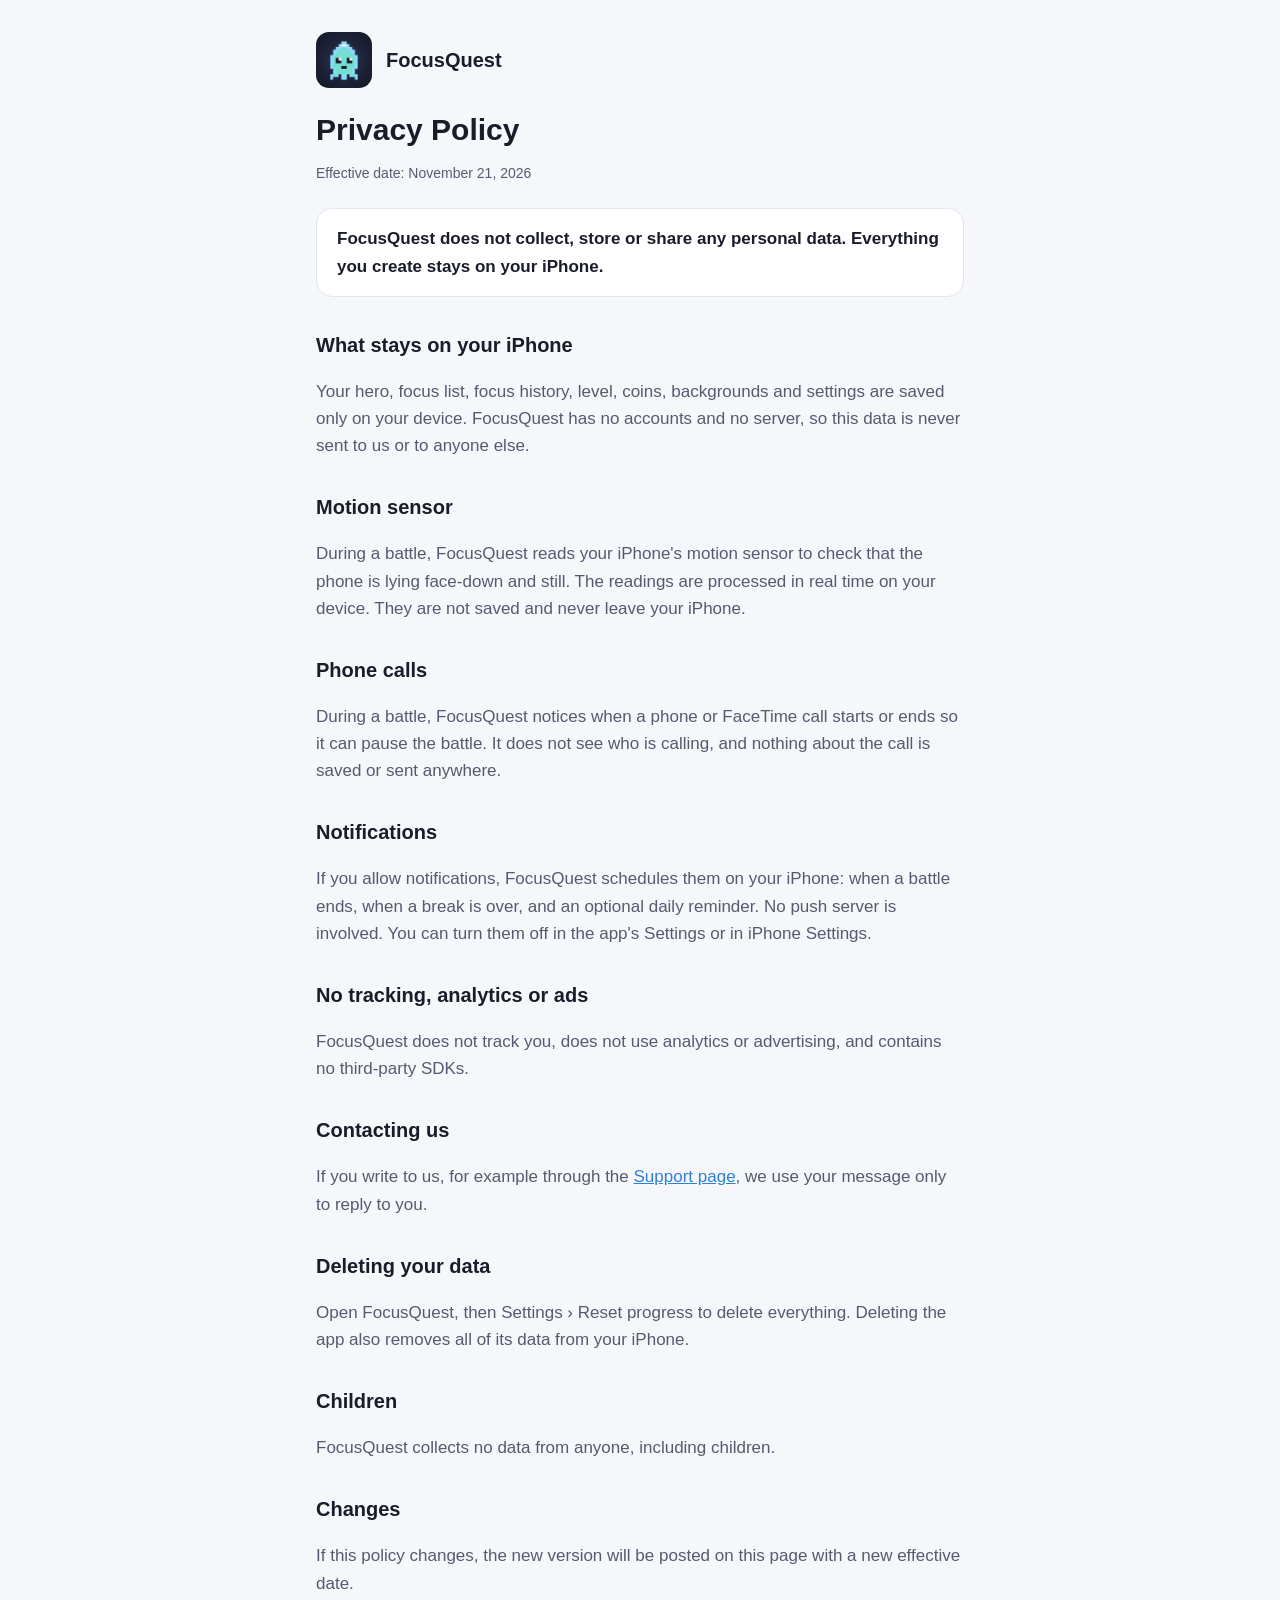
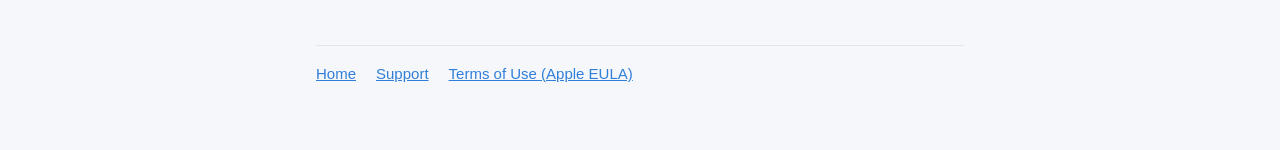
<file: docs/privacy.html>
<!doctype html>
<html lang="en">
<head>
  <meta charset="utf-8">
  <meta name="viewport" content="width=device-width, initial-scale=1">
  <title>FocusQuest Privacy Policy</title>
  <meta name="description" content="FocusQuest does not collect any personal data. Everything stays on your iPhone.">
  <link rel="stylesheet" href="style.css">
</head>
<body>
<main>
  <header><img src="icon.png" alt=""><a href="./">FocusQuest</a></header>

  <h1>Privacy Policy</h1>
  <p class="meta">Effective date: November 21, 2026</p>

  <div class="card"><p>FocusQuest does not collect, store or share any personal data. Everything you create stays on your iPhone.</p></div>

  <h2>What stays on your iPhone</h2>
  <p>Your hero, focus list, focus history, level, coins, backgrounds and settings are saved only on your device. FocusQuest has no accounts and no server, so this data is never sent to us or to anyone else.</p>

  <h2>Motion sensor</h2>
  <p>During a battle, FocusQuest reads your iPhone's motion sensor to check that the phone is lying face-down and still. The readings are processed in real time on your device. They are not saved and never leave your iPhone.</p>

  <h2>Phone calls</h2>
  <p>During a battle, FocusQuest notices when a phone or FaceTime call starts or ends so it can pause the battle. It does not see who is calling, and nothing about the call is saved or sent anywhere.</p>

  <h2>Notifications</h2>
  <p>If you allow notifications, FocusQuest schedules them on your iPhone: when a battle ends, when a break is over, and an optional daily reminder. No push server is involved. You can turn them off in the app's Settings or in iPhone Settings.</p>

  <h2>No tracking, analytics or ads</h2>
  <p>FocusQuest does not track you, does not use analytics or advertising, and contains no third-party SDKs.</p>

  <h2>Contacting us</h2>
  <p>If you write to us, for example through the <a href="support.html">Support page</a>, we use your message only to reply to you.</p>

  <h2>Deleting your data</h2>
  <p>Open FocusQuest, then Settings › Reset progress to delete everything. Deleting the app also removes all of its data from your iPhone.</p>

  <h2>Children</h2>
  <p>FocusQuest collects no data from anyone, including children.</p>

  <h2>Changes</h2>
  <p>If this policy changes, the new version will be posted on this page with a new effective date.</p>

  <nav><a href="./">Home</a><a href="support.html">Support</a><a href="https://www.apple.com/legal/internet-services/itunes/dev/stdeula/">Terms of Use (Apple EULA)</a></nav>
</main>
</body>
</html>
</file>
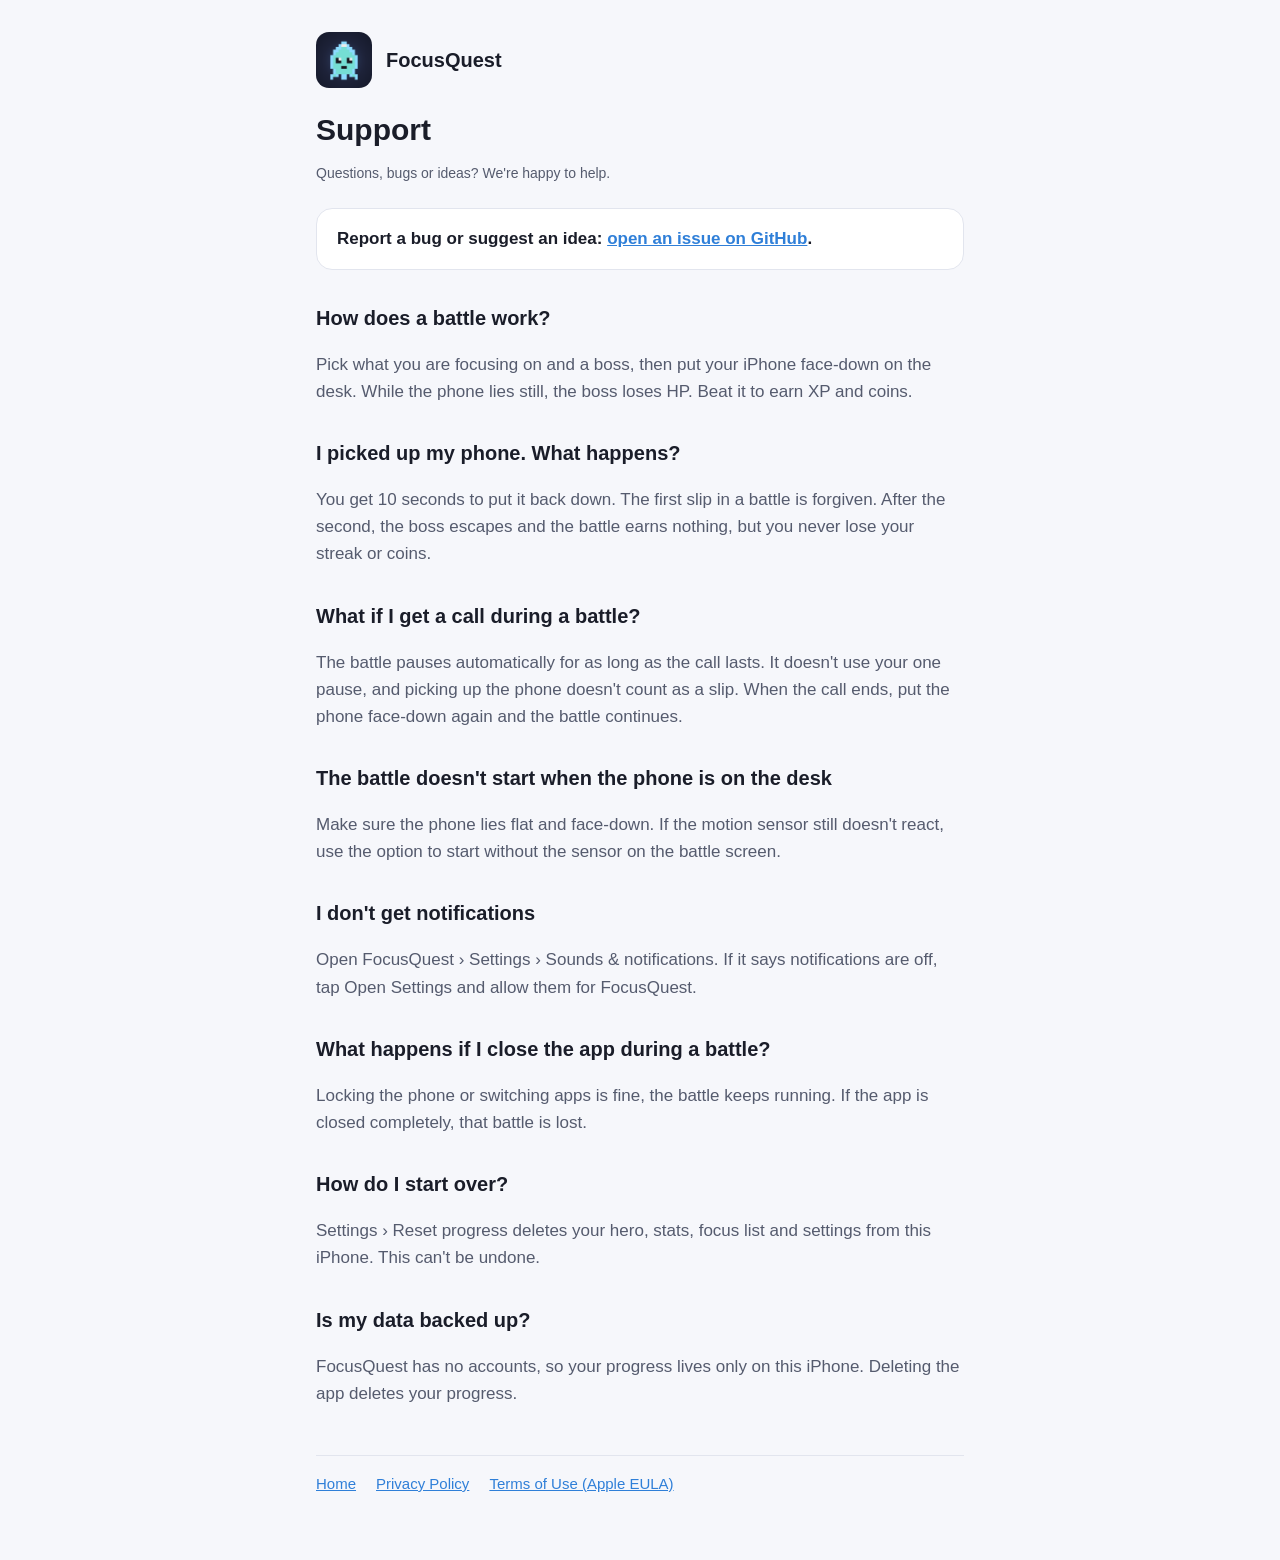
<file: docs/support.html>
<!doctype html>
<html lang="en">
<head>
  <meta charset="utf-8">
  <meta name="viewport" content="width=device-width, initial-scale=1">
  <title>FocusQuest Support</title>
  <meta name="description" content="Help with FocusQuest: how battles work, common questions and how to reach us.">
  <link rel="stylesheet" href="style.css">
</head>
<body>
<main>
  <header><img src="icon.png" alt=""><a href="./">FocusQuest</a></header>

  <h1>Support</h1>
  <p class="meta">Questions, bugs or ideas? We're happy to help.</p>

  <div class="card"><p>Report a bug or suggest an idea: <a href="https://github.com/xj2whdvfqw-bot/focusquest/issues">open an issue on GitHub</a>.</p></div>

  <h2>How does a battle work?</h2>
  <p>Pick what you are focusing on and a boss, then put your iPhone face-down on the desk. While the phone lies still, the boss loses HP. Beat it to earn XP and coins.</p>

  <h2>I picked up my phone. What happens?</h2>
  <p>You get 10 seconds to put it back down. The first slip in a battle is forgiven. After the second, the boss escapes and the battle earns nothing, but you never lose your streak or coins.</p>

  <h2>What if I get a call during a battle?</h2>
  <p>The battle pauses automatically for as long as the call lasts. It doesn't use your one pause, and picking up the phone doesn't count as a slip. When the call ends, put the phone face-down again and the battle continues.</p>

  <h2>The battle doesn't start when the phone is on the desk</h2>
  <p>Make sure the phone lies flat and face-down. If the motion sensor still doesn't react, use the option to start without the sensor on the battle screen.</p>

  <h2>I don't get notifications</h2>
  <p>Open FocusQuest › Settings › Sounds &amp; notifications. If it says notifications are off, tap Open Settings and allow them for FocusQuest.</p>

  <h2>What happens if I close the app during a battle?</h2>
  <p>Locking the phone or switching apps is fine, the battle keeps running. If the app is closed completely, that battle is lost.</p>

  <h2>How do I start over?</h2>
  <p>Settings › Reset progress deletes your hero, stats, focus list and settings from this iPhone. This can't be undone.</p>

  <h2>Is my data backed up?</h2>
  <p>FocusQuest has no accounts, so your progress lives only on this iPhone. Deleting the app deletes your progress.</p>

  <nav><a href="./">Home</a><a href="privacy.html">Privacy Policy</a><a href="https://www.apple.com/legal/internet-services/itunes/dev/stdeula/">Terms of Use (Apple EULA)</a></nav>
</main>
</body>
</html>
</file>
<file: docs/style.css>
:root {
  --bg: #f6f7fb;
  --card: #ffffff;
  --text: #1a1d29;
  --text2: #555b6e;
  --accent: #2f7fd8;
  --line: #e2e5ee;
}
@media (prefers-color-scheme: dark) {
  :root {
    --bg: #141826;
    --card: #1e2335;
    --text: #f2f4fa;
    --text2: #b4bacb;
    --accent: #8cdbff;
    --line: #2d3349;
  }
}
* { box-sizing: border-box; }
body {
  margin: 0;
  background: var(--bg);
  color: var(--text);
  font: 17px/1.6 -apple-system, BlinkMacSystemFont, "Segoe UI", Roboto, sans-serif;
}
main { max-width: 680px; margin: 0 auto; padding: 32px 16px 64px; }
header { display: flex; align-items: center; gap: 14px; margin-bottom: 24px; }
header img { width: 56px; height: 56px; border-radius: 13px; }
header a { color: var(--text); text-decoration: none; font-weight: 700; font-size: 20px; }
h1 { font-size: 30px; line-height: 1.2; margin: 0 0 4px; }
h2 { font-size: 20px; margin: 32px 0 8px; }
p, li { color: var(--text2); }
.meta { font-size: 14px; color: var(--text2); margin-bottom: 24px; }
.card { background: var(--card); border: 1px solid var(--line); border-radius: 16px; padding: 16px 20px; margin: 16px 0; }
.card p { margin: 0; color: var(--text); font-weight: 600; }
a { color: var(--accent); }
nav { margin-top: 48px; padding-top: 16px; border-top: 1px solid var(--line); font-size: 15px; display: flex; gap: 20px; flex-wrap: wrap; }
</file>
